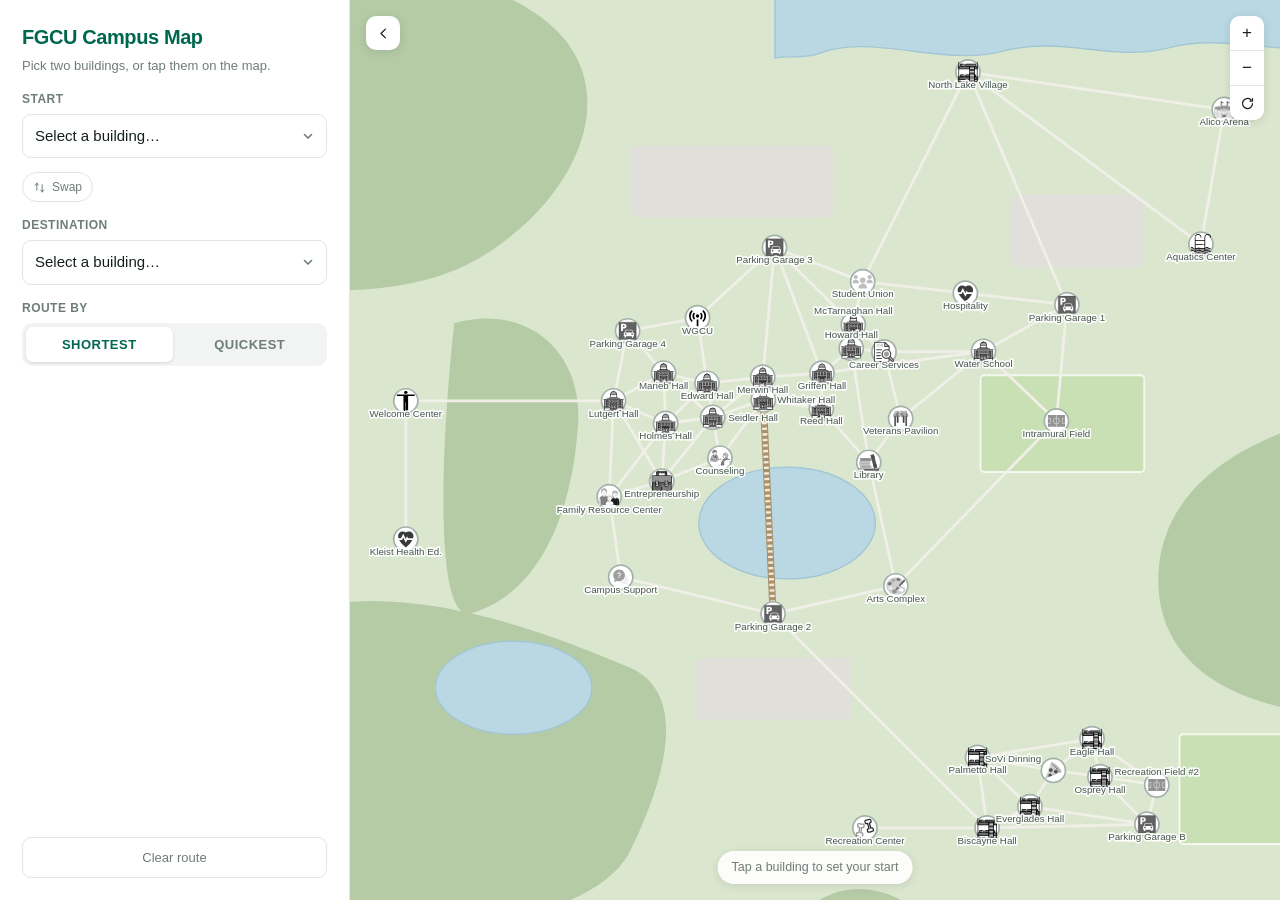
<file: index.html>
<!doctype html>
<html lang="en">
  <head>
    <meta charset="utf-8" />
    <title>FGCU Campus Map</title>
    <meta http-equiv="refresh" content="0; url=web/" />
    <link rel="canonical" href="web/" />
  </head>
  <body>
    <p>Redirecting to the <a href="web/">FGCU Campus Map</a>…</p>
  </body>
</html>
</file>
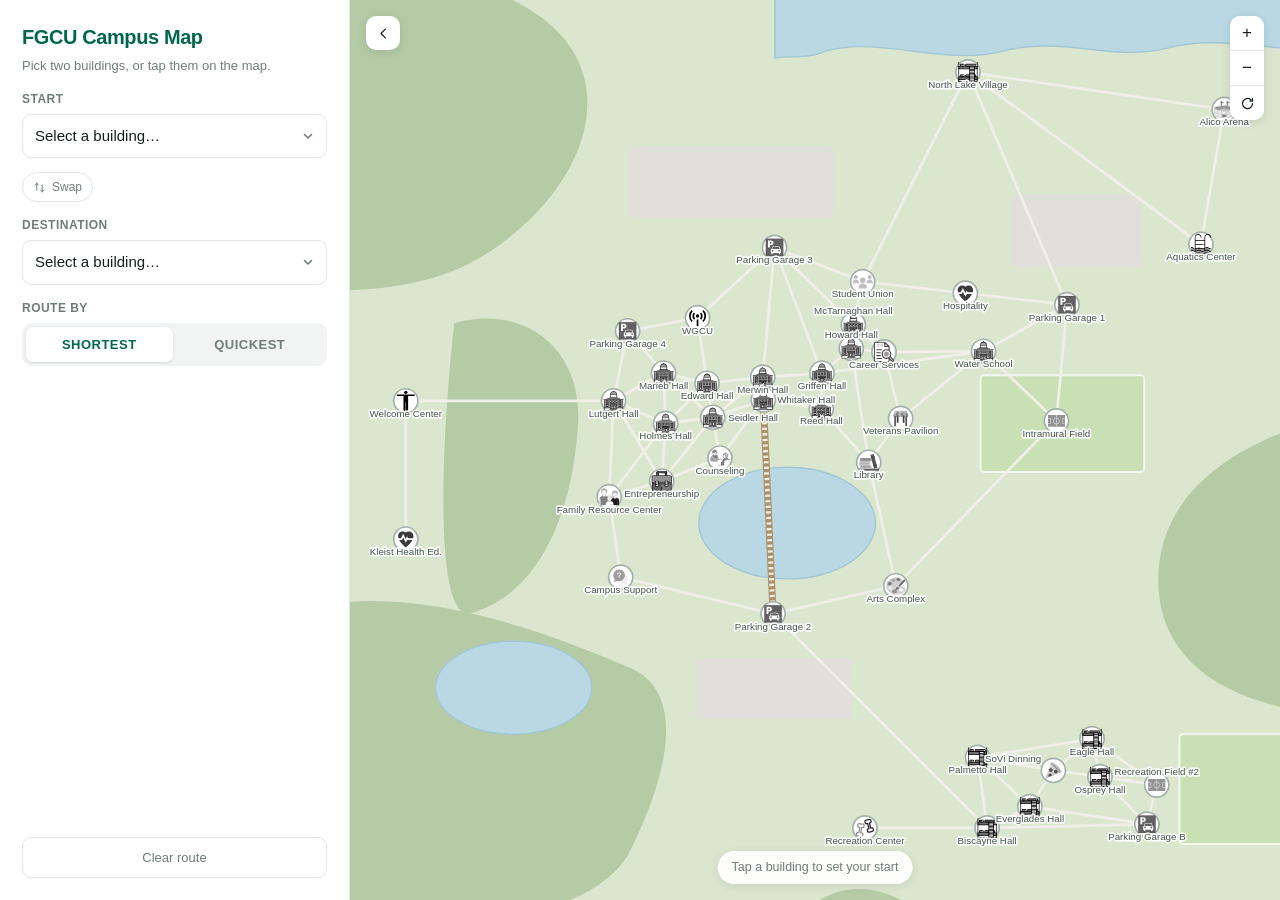
<file: web/index.html>
<!doctype html>
<html lang="en">
  <head>
    <meta charset="utf-8" />
    <meta name="viewport" content="width=device-width, initial-scale=1" />
    <title>FGCU Campus Map</title>
    <meta name="description" content="Find the shortest or quickest walking route between buildings on the FGCU campus." />
    <link rel="stylesheet" href="styles.css" />
  </head>
  <body>
    <div class="app">
      <aside class="panel" id="panel">
        <header class="panel__head">
          <h1>FGCU Campus Map</h1>
          <p>Pick two buildings, or tap them on the map.</p>
        </header>

        <div class="field">
          <label for="start">Start</label>
          <select id="start"></select>
        </div>

        <button type="button" id="swap" class="swap" title="Swap start and destination">
          <svg viewBox="0 0 24 24" aria-hidden="true"><path d="M7 4v13M7 4 4 7.5M7 4l3 3.5M17 20V7m0 13 3-3.5M17 20l-3-3.5"/></svg>
          Swap
        </button>

        <div class="field">
          <label for="end">Destination</label>
          <select id="end"></select>
        </div>

        <div class="field">
          <span class="field__label">Route by</span>
          <div class="segmented" role="radiogroup" aria-label="Route preference">
            <label><input type="radio" name="mode" value="shortest" checked /><span>Shortest</span></label>
            <label><input type="radio" name="mode" value="quickest" /><span>Quickest</span></label>
          </div>
        </div>

        <div id="summary" class="summary" aria-live="polite"></div>

        <ol id="steps" class="steps"></ol>

        <footer class="panel__foot">
          <button type="button" id="clear" class="ghost">Clear route</button>
        </footer>
      </aside>

      <main class="map">
        <svg id="map" role="img" aria-label="Map of FGCU campus buildings and walkways">
          <defs>

            <symbol id="icon-Family_Resource_Center" viewBox="0 0 24 24">
              <svg viewBox="0 -33.11 388.55 388.55" xmlns="http://www.w3.org/2000/svg" fill="#000000"><g id="SVGRepo_bgCarrier" stroke-width="0"></g><g id="SVGRepo_tracerCarrier" stroke-linecap="round" stroke-linejoin="round"></g><g id="SVGRepo_iconCarrier"><defs><style>.a{fill:#ffffff;}.b{fill:#b5886a;}.c{fill:#f4b3b3;}.d{fill:#211715;}.e{fill:#bdbdbd;}.f{fill:#3f88c9;}.g{fill:#7a7473;}</style></defs><path class="a" d="M346.374,108.833a6.238,6.238,0,0,1,4.994-1.461,5.891,5.891,0,0,1,4.237,2.817,8.307,8.307,0,0,1,.872,3.352,24.962,24.962,0,0,1-2.546,13.236,15.871,15.871,0,0,1-4.1,5.386,10.519,10.519,0,0,1-4.893,2.2l-.834.129c-.406,1.506-.857,2.77-1.078,3.442-1.475,4-9.962,18.195-20.491,22.61a56.354,56.354,0,0,0,.878,9c.5,2.849.343,5.4,4.3,6.826.263.094,12.737,5.439,13.138,5.6,0,0-3.6,22.568-35.6,22.568s-36.107-23.333-36.107-23.333c.763-.26,12.118-4.745,12.38-4.839,3.961-1.431,3.805-3.977,4.3-6.826a56.364,56.364,0,0,0,.877-8.948,35.924,35.924,0,0,1-12.973-10.2,42.461,42.461,0,0,1-8.093-15.8l-1.6-.245a10.515,10.515,0,0,1-4.893-2.2,15.874,15.874,0,0,1-4.1-5.386,24.982,24.982,0,0,1-2.546-13.236,8.324,8.324,0,0,1,.873-3.352,5.891,5.891,0,0,1,4.237-2.817,6.24,6.24,0,0,1,4.994,1.461s-.463-37.583,40.868-37.17C347.922,72.108,346.374,108.833,346.374,108.833Z"></path><path class="b" d="M256.234,139.523a21.647,21.647,0,0,1,1.35-8.876,12.821,12.821,0,0,0,1.572,1.516,10.515,10.515,0,0,0,4.893,2.2l1.6.246a42.411,42.411,0,0,0,8.09,15.8,37.6,37.6,0,0,0,10.838,9.155c2.092,13.239-29.162,12.419-27.438,8.02,3.51-1.99,4.31-6.84,3.36-10.76s-2.72-7.8-3.54-11.75A35.12,35.12,0,0,1,256.234,139.523Z"></path><path class="b" d="M353.291,84.626c-.3-2.234-.652-4.248-.985-5.875-4.34-21.287-25.777-38.185-48.258-36.95-22.48-1.235-43.917,15.663-48.258,36.95-1.176,5.742-1.035,15.565.034,20.148l1.618,8.509a1.143,1.143,0,0,1,.174-.036,6.26,6.26,0,0,1,4.435,1.03c8.112-7.554,24.476-19.406,32.318-27.067-.642,4.525-2.922,12.222-.049,11.431,12-3.156,23.492-9.519,30.444-19.447,1.466,5.864,3.887,13.781,5.666,17.241,2.588,5.036,10.123,16.7,16.7,17.715a6.244,6.244,0,0,1,4.236-.9,5.242,5.242,0,0,1,.622.13C354.65,101.28,354.251,91.812,353.291,84.626Z"></path><path class="c" d="M224.936,318.424c.89-26.134.364-61.16,1.979-88.5a86.736,86.736,0,0,1,2.048-16.327,55.659,55.659,0,0,1,4.028-9.239c3.158-5.221,8.215-8.982,13.319-12.326A126.833,126.833,0,0,1,266.134,181.6a4.277,4.277,0,0,1,4.077.35c17.921,11.943,48.812,14.348,70.005.461a4.348,4.348,0,0,1,4.132-.287,123.18,123.18,0,0,1,18.641,9.907c5.1,3.344,10.162,7.1,13.319,12.326a55.659,55.659,0,0,1,4.028,9.239,86.736,86.736,0,0,1,2.048,16.327c1.595,27,1.1,62.682,1.946,88.712"></path><path class="d" d="M284.31,160.7a72.779,72.779,0,0,1-1.008,9.613,15.594,15.594,0,0,1-.292,1.534c-.054.209-.117.415-.187.619-.154.443-.05.1-.007.017-.066.128-.136.252-.207.377-.038.066-.257.36-.012.052a3.319,3.319,0,0,1-.233.256c-.294.3-.1.147-.387.337a6.473,6.473,0,0,1-1.12.575c-2.811,1.153-5.66,2.226-8.49,3.334-1.281.5-2.556,1.039-3.856,1.493a2.459,2.459,0,0,0-1.676,2.952,2.422,2.422,0,0,0,2.952,1.676c3.111-1.084,6.158-2.394,9.224-3.6q1.576-.621,3.156-1.239c2.934-1.152,5-3.032,5.614-6.216a69.441,69.441,0,0,0,1.329-11.78c.062-3.09-4.738-3.09-4.8,0Z"></path><path class="d" d="M320.133,160.7a77.314,77.314,0,0,0,1.26,11.39,8.5,8.5,0,0,0,1.3,3.489,8.891,8.891,0,0,0,4.224,3.054c.133.054.271.115.407.163-.644-.23-.191-.08.22.095q1.155.49,2.309.984l5.9,2.522c1.488.636,2.971,1.283,4.464,1.9a2.414,2.414,0,0,0,2.952-1.677,2.461,2.461,0,0,0-1.676-2.952c1.158.481-.163-.071-.463-.2l-2.135-.913-5.516-2.358q-2.179-.931-4.361-1.857a9.727,9.727,0,0,1-1.787-.866,2.055,2.055,0,0,1-.641-.7c-.071-.12-.274-.59-.133-.222a7.019,7.019,0,0,1-.255-.849,51.9,51.9,0,0,1-1.266-11.009c-.062-3.085-4.863-3.095-4.8,0Z"></path><path class="d" d="M318.417,204.036a91.053,91.053,0,0,1-23.035.586c-6.754-.7-13.735-2.267-19.582-5.846-2.642-1.617-5.056,2.533-2.422,4.145,6.48,3.966,14.134,5.649,21.6,6.458a95.473,95.473,0,0,0,24.711-.714,2.418,2.418,0,0,0,1.676-2.953,2.46,2.46,0,0,0-2.952-1.676Z"></path><path class="d" d="M337.026,197.284a42.381,42.381,0,0,1-4.17,2.465q-1.056.544-2.141,1.031c-.169.076-.338.15-.508.224l-.291.125q.495-.208.135-.058c-.392.159-.783.317-1.178.468a2.6,2.6,0,0,0-1.434,1.1,2.4,2.4,0,0,0,2.71,3.526,46.525,46.525,0,0,0,9.3-4.74,2.4,2.4,0,1,0-2.423-4.144Z"></path><path class="d" d="M227.336,315.718c.883-26.172.422-52.374,1.6-78.539.3-6.724.437-13.59,1.726-20.213a31.406,31.406,0,0,1,8.725-16.659c4.589-4.381,10.253-7.772,15.8-10.789,2.9-1.579,5.872-3.027,8.88-4.393a13.351,13.351,0,0,1,3.573-1.48c1.149-.129,2.318,1.013,3.248,1.571,9.056,5.439,19.657,8.187,30.138,8.906a69.338,69.338,0,0,0,32.893-5.554,58.37,58.37,0,0,0,7.194-3.883c1.14-.714,1.852-.569,3.069-.026q2.374,1.061,4.718,2.189a106.432,106.432,0,0,1,17.172,10.229,34.815,34.815,0,0,1,6.638,6.267,30.988,30.988,0,0,1,4.343,8.312c2.4,6.333,2.641,13.16,3.022,19.862,1.488,26.194,1.812,52.439,3.138,78.64q.24,4.755.53,9.5c.187,3.069,4.989,3.091,4.8,0-1.657-27.041-1.989-54.141-3.3-81.2-.327-6.744-.548-13.542-1.543-20.227a38.171,38.171,0,0,0-8.118-18.925c-4.292-5.043-10.178-8.8-15.836-12.124-2.937-1.726-5.955-3.308-9.027-4.778-2.915-1.4-6.343-3.637-9.695-2.906a13.675,13.675,0,0,0-3.912,2.016q-1.917,1.14-3.926,2.117a53.89,53.89,0,0,1-7.732,3.022,64.634,64.634,0,0,1-16.443,2.776,66.854,66.854,0,0,1-31.364-6.037c-2.229-1.068-4.263-2.386-6.391-3.624-3.351-1.95-6.466-.221-9.608,1.206a122.21,122.21,0,0,0-17.936,9.9c-5.425,3.662-10.641,7.94-13.682,13.866a41.9,41.9,0,0,0-3.7,9.569,77.17,77.17,0,0,0-1.5,10.906c-1.051,13.478-1.265,27.037-1.47,40.549-.208,13.627-.261,27.257-.568,40.882q-.1,4.533-.252,9.065c-.1,3.09,4.7,3.086,4.8,0Z"></path><path class="d" d="M255.413,229.213a113.713,113.713,0,0,0-1.3,20.819c.047,8.048.448,16.1,1.1,24.12.307,3.8.675,7.6,1.147,11.378a2.476,2.476,0,0,0,2.4,2.4,2.415,2.415,0,0,0,2.4-2.4,270.093,270.093,0,0,1-2.091-44.869c.08-1.857.194-3.712.366-5.562.169-1.813.3-2.907.609-4.61a2.467,2.467,0,0,0-1.677-2.952,2.42,2.42,0,0,0-2.952,1.676Z"></path><path class="d" d="M349.131,229.41a218.611,218.611,0,0,1,1.078,38.473q-.441,8.822-1.358,17.609c-.449,4.356-1.2,8.6-.8,12.981.608,6.743,1.778,13.433,2.586,20.153a2.475,2.475,0,0,0,2.4,2.4,2.414,2.414,0,0,0,2.4-2.4c-.731-6.083-1.709-12.137-2.39-18.226a40.13,40.13,0,0,1-.37-6.048c.09-2.2.5-4.421.739-6.615a304.361,304.361,0,0,0,1.942-36.33,190.517,190.517,0,0,0-1.423-22,2.478,2.478,0,0,0-2.4-2.4,2.413,2.413,0,0,0-2.4,2.4Z"></path><path class="d" d="M258.138,98.261c-1.164-5.162-1.015-11.152-.409-16.512a38.537,38.537,0,0,1,5.5-15.377A46.954,46.954,0,0,1,289.46,46c5.65-1.714,11.267-1.887,17.121-1.858a42.962,42.962,0,0,1,16.5,3.453,46.907,46.907,0,0,1,24.09,23.1c2.465,5.311,3.506,11.183,4.079,16.974.622,6.295.913,13.214-1.56,19.173a2.415,2.415,0,0,0,1.677,2.952,2.461,2.461,0,0,0,2.952-1.676c2.393-5.767,2.361-12.519,1.89-18.644a65.832,65.832,0,0,0-3.131-16.911,50.8,50.8,0,0,0-24.045-27.423,49.87,49.87,0,0,0-18.14-5.563,85.448,85.448,0,0,0-9.373-.238,47.158,47.158,0,0,0-9.533,1.052,51.822,51.822,0,0,0-30.657,20.2,45.68,45.68,0,0,0-7.664,16.67A56.644,56.644,0,0,0,252.9,95.6a35.18,35.18,0,0,0,.613,3.942c.68,3.012,5.308,1.738,4.628-1.276Z"></path><path class="d" d="M322.628,74.667c1.53,5.938,3.124,12.241,6.032,17.681a55.237,55.237,0,0,0,9.657,13.278,17.629,17.629,0,0,0,7.633,4.856c2.993.77,4.27-3.858,1.276-4.628-2.577-.663-5-2.966-6.919-5.089a53.264,53.264,0,0,1-5.854-7.979c-3.631-5.923-5.469-12.691-7.2-19.395-.77-2.989-5.4-1.722-4.628,1.276Z"></path><path class="d" d="M322.813,71.933a43.531,43.531,0,0,1-14.7,12.808,58.674,58.674,0,0,1-9.147,4.095q-1.214.425-2.442.8a23.065,23.065,0,0,0-2.656.763c-.4.18-.021-.016.127.02a2.38,2.38,0,0,1,.537.137,2.576,2.576,0,0,1,.766.666c-.182-.211.07,0,0,.024-.25.092.316.143.022-.02-.054-.029-.014-.372-.016-.052,0,.263,0-.541,0-.667.069-2.76.955-5.671,1.376-8.536a2.513,2.513,0,0,0-1.1-2.711,2.455,2.455,0,0,0-2.909.376c-10.043,9.768-21.915,17.455-32.2,26.956-2.274,2.1,1.127,5.488,3.394,3.394,10.284-9.5,22.155-17.187,32.2-26.956L292.055,80.7c-.468,3.185-1.383,6.338-1.538,9.564A5.414,5.414,0,0,0,291.424,94c1.267,1.541,2.955,1.258,4.675.774a62.387,62.387,0,0,0,21.6-10.65,45.207,45.207,0,0,0,9.26-9.763,2.421,2.421,0,0,0-.861-3.284,2.449,2.449,0,0,0-3.283.861Z"></path><path class="d" d="M255.272,130.007c-2.641,7.067-1.261,14.656,1.1,21.589,1.072,3.152,2.614,6.634,1.961,10.037a5.872,5.872,0,0,1-1.7,3.381c-.709.626-1.5.946-1.807,1.933a3.275,3.275,0,0,0-.15,1.063c.107,3.705,5.192,4.37,7.952,4.677a37.413,37.413,0,0,0,12.932-.9c4.589-1.134,9.388-3.465,11.085-8.186a2.424,2.424,0,0,0-1.676-2.953,2.45,2.45,0,0,0-2.953,1.676c-.141.394.189-.282-.08.2-.105.189-.2.382-.314.567-.067.107-.531.715-.168.274-.162.2-.33.386-.508.568-.159.163-.327.315-.5.468-.118.1-.586.458-.214.187a13.151,13.151,0,0,1-1.311.842,15.96,15.96,0,0,1-1.465.727c.376-.164-.26.1-.369.141-.289.109-.579.211-.872.308a27.851,27.851,0,0,1-3.354.87,24.075,24.075,0,0,1-3.232.455q-1.773.153-3.554.145c-1.052,0-2.1-.053-3.15-.158-.233-.023-.464-.049-.7-.078.591.073-.072-.013-.209-.037-.456-.08-.911-.163-1.361-.275-.388-.1-.759-.238-1.144-.343-.476-.13.416.277-.07-.031a2.935,2.935,0,0,0-.387-.216c-.454-.193.264.236.1.085-.35-.332.237.381.117.175a1.469,1.469,0,0,1,.15.493c.011.09-.116.919.02.533l-1.1,1.434a10.526,10.526,0,0,0,4.807-8.06c.435-3.59-.712-7.022-1.852-10.377-2.21-6.509-3.9-13.257-1.4-19.937a2.421,2.421,0,0,0-1.676-2.953,2.454,2.454,0,0,0-2.953,1.676Z"></path><path class="d" d="M348.071,110.53a3.716,3.716,0,0,1,5.462.87,8.49,8.49,0,0,1,.632,3.893,21.489,21.489,0,0,1-.361,4.378c-1,5.2-3.729,11.359-9.508,12.383a2.421,2.421,0,0,0-1.676,2.952,2.455,2.455,0,0,0,2.953,1.677c8.431-1.5,12.483-10.918,13.265-18.545.395-3.857.277-8.64-2.984-11.288a8.7,8.7,0,0,0-11.178.286,2.42,2.42,0,0,0,0,3.394,2.452,2.452,0,0,0,3.4,0Z"></path><path class="d" d="M342.47,129.722a20.858,20.858,0,0,1-1,5.242c-.187.619-.39,1.232-.6,1.845-.067.2-.141.4-.2.6-.149.462.052-.1.016-.024a43.37,43.37,0,0,1-2.786,5.1,49.357,49.357,0,0,1-10.905,12.6,20.722,20.722,0,0,1-8.1,4.111c-3.008.7-1.735,5.327,1.276,4.628,6.278-1.456,11.553-5.926,15.715-10.657a54.071,54.071,0,0,0,8.821-13.09,28.235,28.235,0,0,0,2.562-10.359c.113-3.089-4.687-3.085-4.8,0Z"></path><path class="d" d="M264.307,107.136a8.7,8.7,0,0,0-11.177-.286c-3.26,2.647-3.38,7.432-2.984,11.288.782,7.628,4.834,17.05,13.265,18.545a2.469,2.469,0,0,0,2.953-1.677,2.422,2.422,0,0,0-1.677-2.952c-5.778-1.024-8.5-7.181-9.507-12.383a21.477,21.477,0,0,1-.363-4.159,8.8,8.8,0,0,1,.634-4.112,3.717,3.717,0,0,1,5.462-.87,2.465,2.465,0,0,0,3.394,0,2.419,2.419,0,0,0,0-3.394Z"></path><path class="d" d="M261.986,129.261c2.3,13.214,9.479,26.151,21.706,32.55a29.99,29.99,0,0,0,10.87,3.258,2.415,2.415,0,0,0,2.4-2.4,2.456,2.456,0,0,0-2.4-2.4c-7.76-.817-14.268-5.722-19.128-11.556-4.906-5.888-7.521-13.261-8.819-20.728a2.42,2.42,0,0,0-2.953-1.676,2.454,2.454,0,0,0-1.676,2.952Z"></path><path class="d" d="M296.711,142.795a17.073,17.073,0,0,0,8.215,1.908,13.435,13.435,0,0,0,8.351-2.489,2.4,2.4,0,0,0,0-3.394,2.474,2.474,0,0,0-3.394,0c.744-.58.232-.182.041-.06q-.243.156-.5.289c-.225.118-.778.247-.109.075-.232.059-.459.176-.688.25a12.944,12.944,0,0,1-1.924.439c.358-.057.122-.017-.1.005-.189.018-.378.034-.567.046-.455.03-.911.041-1.368.039q-.612,0-1.224-.044c-.187-.013-.374-.028-.561-.047-.083-.008-.768-.128-.189-.018a17.8,17.8,0,0,1-1.8-.4c-.252-.076-.5-.166-.746-.251-.585-.2.427.212-.1-.038q-.462-.217-.914-.456a2.4,2.4,0,0,0-2.422,4.145Z"></path><path class="d" d="M303.567,123.621a37.875,37.875,0,0,1,.89,4.074l-.085-.638a2.516,2.516,0,0,1,.015.562l.086-.638a1.483,1.483,0,0,1-.062.253l.242-.574a1.037,1.037,0,0,1-.09.163l.376-.486a.867.867,0,0,1-.133.131l.485-.375a2.61,2.61,0,0,1-.322.171l.573-.242a2.392,2.392,0,0,1-.544.159l.638-.086a2.175,2.175,0,0,1-.51,0l.638.086c-.192-.027-.381-.074-.574-.1a1.823,1.823,0,0,0-.957-.043,1.794,1.794,0,0,0-.892.285,2.4,2.4,0,0,0-.861,3.284,2.3,2.3,0,0,0,1.434,1.1c.466.062.918.18,1.392.2a4.5,4.5,0,0,0,2.085-.5,3.079,3.079,0,0,0,1.687-2.022,4.961,4.961,0,0,0-.02-2.142c-.222-1.312-.525-2.612-.862-3.9a2.4,2.4,0,0,0-2.953-1.676,2.446,2.446,0,0,0-1.676,2.952Z"></path><path class="d" d="M282.331,112c-.681,2.21-.237,7.3,3.95,7.728,5.535-.033,5.83-6.181,3.966-9.072C288.722,108.294,284.236,107.309,282.331,112Z"></path><path class="d" d="M326.653,112c.681,2.21.237,7.3-3.95,7.728-5.535-.034-5.83-6.181-3.967-9.072C320.262,108.294,324.747,107.309,326.653,112Z"></path><path class="d" d="M317.58,136.568a8.727,8.727,0,0,1,1.5,1.5l-.375-.485a8.911,8.911,0,0,1,1.142,1.959l-.242-.573a8.794,8.794,0,0,1,.422,1.3,2.4,2.4,0,1,0,4.628-1.276,10.857,10.857,0,0,0-3.676-5.814,2.672,2.672,0,0,0-1.7-.7,2.445,2.445,0,0,0-1.7.7,2.418,2.418,0,0,0-.7,1.7,2.318,2.318,0,0,0,.7,1.7Z"></path><path class="a" d="M129.975,152.316c-.751-.331-3.538-1.431-3.87-1.551-5.017-1.812-4.819-5.037-5.451-8.645A70.61,70.61,0,0,1,119.537,130c9.93-5.819,17.653-18.861,19.1-22.78.237-.719.72-2.075,1.15-3.684l.9-.139a11.263,11.263,0,0,0,5.239-2.361,17.008,17.008,0,0,0,4.395-5.767,26.745,26.745,0,0,0,2.726-14.173,8.935,8.935,0,0,0-.934-3.589,6.31,6.31,0,0,0-4.538-3.016,6.681,6.681,0,0,0-5.347,1.564S151.478,30.33,95.478,30.33c-51.111,0-42.948,45.721-42.948,45.721a6.681,6.681,0,0,0-5.347-1.564A6.308,6.308,0,0,0,42.646,77.5a8.9,8.9,0,0,0-.934,3.589,26.726,26.726,0,0,0,2.726,14.173,16.992,16.992,0,0,0,4.394,5.767,11.268,11.268,0,0,0,5.239,2.361l1.708.263a45.46,45.46,0,0,0,8.666,16.914,41.339,41.339,0,0,0,10.231,9.014,70.467,70.467,0,0,1-1.119,12.536c-.632,3.608-.434,6.833-5.45,8.645a29.815,29.815,0,0,0-3.028,1.254c-1.6.978-.712,22.755,29.066,22.755S129.975,152.316,129.975,152.316Z"></path><path class="e" d="M52.53,76.051a6.681,6.681,0,0,0-5.347-1.564,6.435,6.435,0,0,0-.818.177c-4.278-18.845-2.213-35.279,6.246-49.622,5.5-9.332,15.367-17.195,24.728-18.279a47.3,47.3,0,0,0,7.345-1.706c11.1-5.174,29.405-2.669,38.429,6.429l-.059-.084a18.416,18.416,0,0,0,4.276,3,33.013,33.013,0,0,0,3.041,1.288c9.037,3.7,14.617,12.265,17.453,23.621,2.872,11.5,2.572,25.858.04,34.308,0,0-.135.347-.336.86a6.681,6.681,0,0,0-5.307,1.57l-5.761-6.4c-3.87-3.481-1.425-15.745-4.3-20.871-3.435-6.117-6.234-7.121-13.567-8.973-2.234-.564-18.463-2.9-27.649-2.458-7.1.343-13.536,2.162-20.445,4.771C60.58,45.869,57.182,61.982,57.107,69.367Z"></path><path class="a" d="M2.4,318.181c2-41.137,4.008-84.734,6.01-124.558.464-9.237,2.811-16.982,11.954-24.28a46.835,46.835,0,0,1,6.876-4.49,240.933,240.933,0,0,1,39.421-17.338,33.408,33.408,0,0,1,6.961-9.546,66.93,66.93,0,0,0,19.312,13.458c.4.181.845.4.974.822a1.551,1.551,0,0,1-.223,1.091h7.034a1.546,1.546,0,0,1-.223-1.091c.129-.419.574-.641.974-.822a66.926,66.926,0,0,0,19.311-13.458,33.047,33.047,0,0,1,6.733,9.1,242.2,242.2,0,0,1,40.736,17.787,46.889,46.889,0,0,1,6.876,4.49c9.143,7.3,11.49,15.043,11.954,24.28,2.01,40,4.024,83.426,6.036,124.722"></path><path class="d" d="M72.268,130.9a66.392,66.392,0,0,1-.642,8.188,60.758,60.758,0,0,1-1.007,6.015c-.045.181-.093.362-.149.54-.016.052-.208.607-.1.339s-.128.267-.155.318a5.73,5.73,0,0,1-.349.576c.189-.274-.038.049-.134.15a6.14,6.14,0,0,1-.439.43,5.714,5.714,0,0,1-1.013.633c-1.4.729-2.958,1.235-4.409,1.854a2.415,2.415,0,0,0-.861,3.283,2.464,2.464,0,0,0,3.284.861c.211-.089.37-.156.062-.027l.645-.27c.421-.176.842-.352,1.265-.523A21.1,21.1,0,0,0,71.1,152.02a8.852,8.852,0,0,0,4.035-5.2,45.309,45.309,0,0,0,1.095-6.249,76.476,76.476,0,0,0,.843-9.663c.06-3.09-4.74-3.09-4.8,0Z"></path><path class="d" d="M117.143,130.9a76.818,76.818,0,0,0,.924,10.2,33.116,33.116,0,0,0,1.188,6.238,8.913,8.913,0,0,0,4.683,5.1c.851.4,1.746.711,2.621,1.056q.7.278,1.4.558c.22.088.439.179.659.267.589.236-.139-.064.147.06a2.48,2.48,0,0,0,3.284-.861,2.418,2.418,0,0,0-.861-3.284c-1.466-.635-2.959-1.2-4.443-1.793a5.761,5.761,0,0,1-2.178-1.332c-.039-.04-.413-.5-.266-.3.115.157-.2-.346-.244-.42a5.334,5.334,0,0,1-.248-.5c.192.448-.055-.223-.066-.258a40.647,40.647,0,0,1-1.045-5.817,67.2,67.2,0,0,1-.753-8.926c-.06-3.085-4.861-3.095-4.8,0Z"></path><path class="f" d="M32.773,318.719c.14-4.783.176-9.812.176-15.856,0-6.837-.467-68.361-1.711-75.048-5.255-28.235-9.29-38.933-10.866-58.472a46.889,46.889,0,0,1,6.876-4.49,241.011,241.011,0,0,1,39.414-17.336,33.423,33.423,0,0,1,6.963-9.548,66.93,66.93,0,0,0,19.312,13.458c.4.181.845.4.974.822a1.551,1.551,0,0,1-.223,1.091h7.034a1.546,1.546,0,0,1-.223-1.091c.129-.419.574-.641.974-.822a66.926,66.926,0,0,0,19.311-13.458,33.027,33.027,0,0,1,6.731,9.094,242.289,242.289,0,0,1,40.743,17.79,46.618,46.618,0,0,1,6.989,4.581c-1.583,19.481-5.614,30.189-10.861,58.381-1.244,6.687-1.711,68.211-1.711,75.048,0,6.172.038,11.285.185,16.159Z"></path><path class="d" d="M172.847,169.343c-.873,10.709-3.029,21.163-5.367,31.711-1.478,6.669-2.931,13.342-4.25,20.044a81.263,81.263,0,0,0-1.617,10.531c-.482,7.56-.6,15.15-.755,22.721q-.3,14.294-.433,28.589c-.069,6.335-.134,12.67-.153,19q0,.459,0,.919c0,3.088,4.8,3.093,4.8,0,0-5.589.066-11.178.122-16.766q.142-14.124.4-28.245c.154-8.091.3-16.19.714-24.272.063-1.213.132-2.426.233-3.636.035-.423.08-.845.123-1.267.064-.64-.093.443-.013.077.093-.42.153-.85.232-1.273,1.35-7.188,2.846-14.346,4.421-21.487,2.366-10.734,4.8-21.437,5.953-32.385q.225-2.13.4-4.266a2.419,2.419,0,0,0-2.4-2.4,2.449,2.449,0,0,0-2.4,2.4Z"></path><path class="d" d="M68.226,144.451a261.518,261.518,0,0,0-35.84,14.966c-6.025,3.094-12.054,6.238-16.908,11.06a30.706,30.706,0,0,0-8.273,14.375c-1.483,5.975-1.37,12.306-1.673,18.417Q5,214.039,4.477,224.811,3.409,246.857,2.366,268.9,1.195,293.542,0,318.181c-.15,3.088,4.651,3.08,4.8,0q2.1-43.122,4.13-86.248.511-10.615,1.032-21.23c.324-6.608.39-13.293,1.056-19.876A27.548,27.548,0,0,1,16,177.153c3.765-5.144,9.2-8.5,14.726-11.452A256.484,256.484,0,0,1,69.5,149.079c2.911-.984,1.662-5.622-1.276-4.628Z"></path><path class="d" d="M125.994,149.079a252.547,252.547,0,0,1,33.959,14.107c5.518,2.813,11.2,5.582,15.78,9.83a26.388,26.388,0,0,1,7.847,12.789c1.467,5.65,1.3,11.682,1.587,17.472q.523,10.428,1.042,20.856,1.074,21.537,2.134,43.075,1.194,24.255,2.376,48.51c.15,3.075,4.95,3.093,4.8,0q-2.148-44.09-4.34-88.177-.543-10.923-1.091-21.846c-.313-6.261-.227-12.7-1.373-18.879a30.619,30.619,0,0,0-6.828-14.324c-4.27-5.022-9.873-8.386-15.629-11.433a263.362,263.362,0,0,0-38.988-16.608c-2.933-.992-4.191,3.642-1.276,4.628Z"></path><path class="d" d="M17.967,169.343c.957,11.728,3.363,23.161,5.9,34.628,1.661,7.5,3.258,15.007,4.687,22.552.131.691.256,1.383.388,2.074.127.664-.037-.428,0-.043.04.445.095.889.133,1.334.11,1.31.183,2.624.25,3.937.445,8.774.586,17.567.744,26.351q.265,14.783.388,29.567c.071,7.8.139,15.6.029,23.4q-.039,2.79-.118,5.577c-.088,3.09,4.712,3.088,4.8,0,.248-8.678.187-17.362.114-26.042q-.118-14.321-.347-28.64c-.152-9.251-.307-18.507-.7-27.752-.108-2.574-.186-5.17-.5-7.731-.366-3.022-1.069-6.016-1.664-9q-1.131-5.667-2.362-11.315c-2.47-11.377-5.284-22.825-6.519-34.312q-.246-2.289-.43-4.584a2.462,2.462,0,0,0-2.4-2.4,2.419,2.419,0,0,0-2.4,2.4Z"></path><path class="a" d="M112.071,169.353c6.45-6.41,10.674-14.173,15.438-21.928a34.375,34.375,0,0,0-7-9.456,69.591,69.591,0,0,1-20.084,14c-.416.188-.88.419-1.014.855a1.611,1.611,0,0,0,.232,1.134,64.99,64.99,0,0,0,4.155,5.365C106.625,162.778,110.174,167.016,112.071,169.353Z"></path><path class="a" d="M82.21,169.113c-6.4-6.36-10.592-14.065-15.32-21.76a34.1,34.1,0,0,1,6.946-9.385,69.051,69.051,0,0,0,19.931,13.891c.412.187.872.416,1.005.849a1.592,1.592,0,0,1-.23,1.125,64.243,64.243,0,0,1-4.122,5.324C87.615,162.589,84.093,166.794,82.21,169.113Z"></path><path class="d" d="M113.768,171.05c4.975-4.99,8.83-10.9,12.47-16.9.884-1.455,1.759-2.915,2.644-4.369.563-.925,1.257-1.846.941-2.994a10.843,10.843,0,0,0-1.226-2.365,35.707,35.707,0,0,0-6.39-8.151,2.443,2.443,0,0,0-3.394,0,65.654,65.654,0,0,1-10.351,8.475q-2.868,1.9-5.911,3.51c-1.754.925-4.565,1.616-5.332,3.64-.692,1.828.356,3.391,1.418,4.777,1.329,1.735,2.713,3.429,4.1,5.118,2.538,3.093,5.114,6.155,7.638,9.259a2.417,2.417,0,0,0,3.394,0,2.455,2.455,0,0,0,0-3.394c-2.177-2.677-4.394-5.321-6.589-7.983-1.229-1.491-2.456-2.984-3.661-4.5-.421-.527-.844-1.052-1.241-1.6a5.85,5.85,0,0,1-.361-.509c-.133-.227-.1-.335-.1-.251l-.327,1.211q-.39.328.152.006c.247-.112.494-.226.739-.341q.747-.351,1.483-.722,1.317-.662,2.6-1.384,2.834-1.589,5.512-3.435a71.833,71.833,0,0,0,10.234-8.49h-3.394a33.109,33.109,0,0,1,6.624,8.971v-2.423c-4.574,7.458-8.835,15.2-15.063,21.442C108.191,169.846,111.583,173.241,113.768,171.05Z"></path><path class="d" d="M83.907,167.416c-6.179-6.2-10.406-13.874-14.945-21.274v2.422a32.914,32.914,0,0,1,6.571-8.9H72.139A71.339,71.339,0,0,0,82.3,148.1q2.613,1.8,5.381,3.359,1.3.73,2.628,1.4.744.375,1.5.73.372.175.747.345.541.322.144-.012l-.328-1.211q.166-.175.051,0c-.047.082-.1.161-.15.239-.1.176-.238.34-.359.5-.394.539-.812,1.059-1.228,1.581-1.169,1.465-2.359,2.912-3.55,4.358-2.206,2.677-4.435,5.334-6.623,8.024a2.471,2.471,0,0,0,0,3.394,2.417,2.417,0,0,0,3.394,0c2.543-3.126,5.138-6.208,7.693-9.324,1.338-1.633,2.673-3.27,3.958-4.946,1.057-1.381,2.1-2.937,1.408-4.757-.769-2.028-3.6-2.723-5.359-3.653q-2.877-1.522-5.6-3.315a65.239,65.239,0,0,1-10.475-8.544,2.445,2.445,0,0,0-3.394,0,35.52,35.52,0,0,0-6.412,8.211,7.777,7.777,0,0,0-1.194,2.552,4.044,4.044,0,0,0,.979,2.666c.916,1.505,1.822,3.017,2.737,4.523,3.579,5.886,7.378,11.688,12.264,16.587C82.7,173,86.092,169.607,83.907,167.416Z"></path><path class="d" d="M143.918,77.748a4.169,4.169,0,0,1,6.022.812c.775,1.2.767,2.915.792,4.294a23.4,23.4,0,0,1-.349,4.63c-1.042,5.682-4.026,12.486-10.341,13.6a2.421,2.421,0,0,0-1.676,2.952,2.454,2.454,0,0,0,2.952,1.677c8.974-1.576,13.282-11.663,14.089-19.771.4-3.98.314-9.019-3.028-11.791a9.148,9.148,0,0,0-11.855.208,2.42,2.42,0,0,0,0,3.394,2.451,2.451,0,0,0,3.394,0Z"></path><path class="d" d="M138.211,98.418a22.275,22.275,0,0,1-1.053,5.574c-.2.67-.419,1.334-.641,2-.072.215-.143.431-.219.644-.029.085-.259.634-.1.253s-.08.172-.122.261c-.1.2-.192.408-.292.611-.214.438-.439.87-.671,1.3-.543,1.007-1.124,1.994-1.73,2.965a53.019,53.019,0,0,1-11.843,13.716,22.34,22.34,0,0,1-8.7,4.409c-3.008.7-1.735,5.325,1.276,4.628,6.725-1.556,12.368-6.366,16.815-11.439a57.854,57.854,0,0,0,9.355-13.909,29.881,29.881,0,0,0,2.721-11.008c.109-3.089-4.691-3.085-4.8,0Z"></path><path class="d" d="M54.228,74.354a9.146,9.146,0,0,0-11.855-.208c-3.343,2.777-3.425,7.806-3.028,11.791.807,8.108,5.114,18.2,14.088,19.771a2.469,2.469,0,0,0,2.953-1.677,2.421,2.421,0,0,0-1.677-2.952c-6.32-1.11-9.29-7.912-10.34-13.595a23.166,23.166,0,0,1-.35-4.63,9.084,9.084,0,0,1,.7-4.14,4.15,4.15,0,0,1,6.115-.966,2.465,2.465,0,0,0,3.4,0,2.421,2.421,0,0,0,0-3.394Z"></path><path class="d" d="M52.026,97.879c2.452,14.124,10.13,27.96,23.213,34.778a31.832,31.832,0,0,0,11.5,3.44,2.416,2.416,0,0,0,2.4-2.4,2.454,2.454,0,0,0-2.4-2.4c-13.2-1.383-23.51-13.272-27.665-25.158A59.9,59.9,0,0,1,56.655,96.6,2.422,2.422,0,0,0,53.7,94.927a2.454,2.454,0,0,0-1.676,2.952Z"></path><path class="d" d="M121.357,13.1a22.776,22.776,0,0,0,2.465,1.991,15.377,15.377,0,0,0,2.034,1.261c.523.262,1.07.484,1.608.712a17.379,17.379,0,0,0,2.209.86,2.4,2.4,0,1,0,1.276-4.628,13.008,13.008,0,0,1-1.635-.619l.573.242c-.636-.269-1.284-.53-1.891-.86a18.467,18.467,0,0,1-2.421-1.61l.485.375c-.453-.353-.892-.722-1.309-1.118a2.4,2.4,0,0,0-3.394,3.394Z"></path><path class="d" d="M59.269,69.524a41.38,41.38,0,0,1,2.946-14.04,27.367,27.367,0,0,1,3.829-7.034,12.653,12.653,0,0,1,5.089-4.012,2.464,2.464,0,0,0,1.676-2.952,2.419,2.419,0,0,0-2.952-1.676c-6.046,2.219-9.6,7.837-11.935,13.548a45.317,45.317,0,0,0-3.453,16.166c-.044,3.09,4.756,3.092,4.8,0Z"></path><path class="d" d="M82.682,38.339a36.625,36.625,0,0,1,1.195-3.777c.2-.509-.117.254-.024.046.056-.126.111-.251.169-.376.1-.218.21-.434.325-.646s.247-.436.384-.646c.066-.1.134-.2.2-.3.129-.18.373-.349-.087.106.317-.314.587-.659.927-.954.091-.079.186-.155.279-.232.289-.242.016.008-.121.089.243-.145.467-.347.7-.509q.74-.517,1.518-.977c.239-.14.481-.276.728-.4.2-.1,1.007-.436.168-.1a2.622,2.622,0,0,0,1.434-1.1,2.4,2.4,0,0,0-2.71-3.525,17.634,17.634,0,0,0-3.5,1.92,13.3,13.3,0,0,0-2.818,2.4,20.333,20.333,0,0,0-3.4,7.712,2.4,2.4,0,0,0,4.629,1.276Z"></path><path class="d" d="M93.013,38.564a22.1,22.1,0,0,1,1.914-2.231c.35-.356.712-.7,1.088-1.028.164-.144.332-.285.5-.422a2.05,2.05,0,0,1,.232-.177,35.09,35.09,0,0,1,4.87-2.782c.386-.2-.325.116-.019.009.155-.054.308-.117.463-.173.355-.127.713-.244,1.073-.355.877-.271,1.767-.5,2.662-.709q.739-.17,1.484-.309c.223-.041.445-.08.668-.116.1-.017.595-.092.274-.048a13.281,13.281,0,0,1,2.488-.125,2.4,2.4,0,0,0,0-4.8,22.573,22.573,0,0,0-6.055.739A27.2,27.2,0,0,0,99.2,27.78a28.044,28.044,0,0,0-5.282,3.092,26.02,26.02,0,0,0-5.046,5.269,2.416,2.416,0,0,0,.861,3.284,2.458,2.458,0,0,0,3.284-.861Z"></path><path class="d" d="M117.951,42.126a23.555,23.555,0,0,1,7.482,2.68,14.067,14.067,0,0,1,4.8,5.471c.125.237,0-.03-.016-.071.046.1.086.215.123.323.078.227.154.454.221.685a16.381,16.381,0,0,1,.377,1.652,34.587,34.587,0,0,1,.39,3.472c.2,2.572.287,5.152.623,7.711s.85,5.437,2.814,7.3c2.239,2.128,5.639-1.261,3.394-3.394a4.284,4.284,0,0,1-.388-.409c.294.361-.039-.113-.123-.266-.05-.091-.27-.571-.2-.4.051.124-.148-.45-.192-.595a17.939,17.939,0,0,1-.611-3.105c-.3-2.682-.367-5.383-.618-8.07a20.05,20.05,0,0,0-1.695-7.351,18.537,18.537,0,0,0-5.976-6.771,26.111,26.111,0,0,0-9.125-3.49c-3.009-.677-4.293,3.95-1.276,4.629Z"></path><path class="d" d="M124.81,9.788c-5.946-5.91-14.363-8.765-22.56-9.58A40.71,40.71,0,0,0,89.962.823a29.782,29.782,0,0,0-5.665,1.8c-.221.095-1.265.476-.511.229-.252.083-.5.168-.757.242-.849.248-1.712.448-2.575.641-.795.178-1.593.346-2.394.5-.293.055-.589.1-.882.155-.622.123.6-.069-.011,0-.385.046-.769.1-1.152.156A26.563,26.563,0,0,0,69.6,6.47a39.115,39.115,0,0,0-11.717,8.041c-6.89,6.711-11.449,15.7-13.913,24.936C41,50.576,41.359,62.224,43.647,73.439a2.4,2.4,0,1,0,4.628-1.276,70.14,70.14,0,0,1-.456-28.141c1.768-8.554,5.392-17.179,11.224-23.772a38.118,38.118,0,0,1,9.936-8.144,25.751,25.751,0,0,1,5.559-2.339c1.581-.446,3.19-.613,4.8-.912,1.59-.3,3.181-.636,4.739-1.071,1.387-.388,2.589-1.029,3.941-1.475A32.358,32.358,0,0,1,98.609,4.8c8.093.106,16.938,2.547,22.807,8.381,2.193,2.18,5.589-1.213,3.394-3.395Z"></path><path class="d" d="M129.733,18.007c6.607,2.76,11.127,8.843,13.686,15.344,3.3,8.374,4.307,17.574,4.008,26.52a52.6,52.6,0,0,1-1.877,13.112c-.874,2.97,3.756,4.238,4.628,1.276,2.587-8.788,2.591-18.59,1.418-27.607s-3.825-18.174-9.7-25.308a27.821,27.821,0,0,0-10.889-7.966,2.415,2.415,0,0,0-2.953,1.676,2.463,2.463,0,0,0,1.677,2.953Z"></path><path class="d" d="M89.13,112.269a18.079,18.079,0,0,0,8.711,2.02,14.2,14.2,0,0,0,8.822-2.615,2.4,2.4,0,0,0,0-3.394,2.474,2.474,0,0,0-3.394,0c.736-.574.2-.159.009-.037-.173.111-.352.213-.534.309-.094.049-.191.093-.286.142-.227.117-.319.007.128-.045a4.491,4.491,0,0,0-.736.268,13.314,13.314,0,0,1-2.061.47c.364-.056.028-.007-.154.011q-.3.03-.607.05c-.487.032-.976.044-1.464.041-.438,0-.875-.017-1.312-.047-.2-.014-.4-.03-.6-.05-.056-.006-.784-.123-.248-.026a17.585,17.585,0,0,1-1.925-.427c-.27-.081-.532-.178-.8-.268-.6-.205.392.2-.15-.058-.331-.156-.656-.318-.979-.488a2.4,2.4,0,0,0-2.422,4.144Z"></path><path class="d" d="M96.549,91.841A40.159,40.159,0,0,1,97.5,96.2l-.085-.638a2.7,2.7,0,0,1,.016.6l.086-.638a1.488,1.488,0,0,1-.066.271l.242-.573a1.18,1.18,0,0,1-.1.174l.375-.486a.94.94,0,0,1-.142.14l.485-.375a2.774,2.774,0,0,1-.345.183l.573-.242a2.508,2.508,0,0,1-.582.17L98.6,94.7a2.267,2.267,0,0,1-.546,0l.638.086c-.206-.029-.409-.079-.615-.107a1.823,1.823,0,0,0-.957-.043,1.794,1.794,0,0,0-.892.285,2.4,2.4,0,0,0-.861,3.284,2.3,2.3,0,0,0,1.434,1.1c.484.065.953.188,1.445.209a4.639,4.639,0,0,0,2.148-.513,3.136,3.136,0,0,0,1.727-2.063,5.1,5.1,0,0,0-.021-2.2c-.237-1.406-.562-2.8-.923-4.176a2.473,2.473,0,0,0-1.1-1.434,2.4,2.4,0,0,0-3.526,2.71Z"></path><path class="d" d="M73.646,79.446c-.728,2.367-.253,7.812,4.231,8.275,5.926-.036,6.241-6.618,4.246-9.713C80.49,75.474,75.687,74.42,73.646,79.446Z"></path><path class="d" d="M121.105,79.446c.729,2.367.254,7.812-4.23,8.275-5.926-.036-6.242-6.618-4.247-9.714C114.261,75.473,119.064,74.42,121.105,79.446Z"></path><path class="d" d="M111.51,105.629a9.352,9.352,0,0,1,1.6,1.6l-.375-.486a9.518,9.518,0,0,1,1.223,2.1l-.242-.574a9.408,9.408,0,0,1,.451,1.388,2.4,2.4,0,1,0,4.629-1.276,11.456,11.456,0,0,0-3.893-6.15,2.672,2.672,0,0,0-1.7-.7,2.442,2.442,0,0,0-1.7.7,2.417,2.417,0,0,0-.7,1.7,2.32,2.32,0,0,0,.7,1.7Z"></path><path class="a" d="M241.907,180.453a5.9,5.9,0,0,1,4.721-1.381,5.572,5.572,0,0,1,4.006,2.663,7.876,7.876,0,0,1,.825,3.169,23.606,23.606,0,0,1-2.407,12.513,15.008,15.008,0,0,1-3.88,5.092,9.956,9.956,0,0,1-4.625,2.085l-.792.121c-.38,1.421-.806,2.618-1.016,3.254-1.32,3.583-8.588,15.81-17.809,20.639a56.279,56.279,0,0,0,.837,7.8c.5,2.84.34,5.39,4.3,6.82.226.084,5,2.244,6.787,3.043l-1.486,1.325c-4.5,4.027-15.156,11.736-28.648,11.736a39.366,39.366,0,0,1-30.142-13.172c2.067-.772,7-2.814,7.309-2.932,3.96-1.43,3.8-3.98,4.3-6.82a56.81,56.81,0,0,0,.819-7.231,34.328,34.328,0,0,1-11.767-9.415,40.127,40.127,0,0,1-7.65-14.933l-1.509-.232a9.956,9.956,0,0,1-4.625-2.085,15.008,15.008,0,0,1-3.88-5.092,23.606,23.606,0,0,1-2.407-12.513,7.876,7.876,0,0,1,.825-3.169A5.572,5.572,0,0,1,158,179.072a5.9,5.9,0,0,1,4.721,1.381s.61-34.123,39.721-34.123S241.907,180.453,241.907,180.453Z"></path><path class="d" d="M173.045,248.58c2.329-.808,4.593-1.853,6.872-2.791a11.4,11.4,0,0,0,4.261-2.448,9,9,0,0,0,2.125-5.033,90.383,90.383,0,0,0,1.1-9.133,2.4,2.4,0,0,0-4.8,0,71.081,71.081,0,0,1-1.036,8.516,11.241,11.241,0,0,1-.277,1.258c-.043.144-.358.828-.069.265-.111.216-.229.421-.35.63-.152.216-.14.2.037-.04-.084.1-.173.193-.266.284-.051.05-.54.421-.157.156a6.417,6.417,0,0,1-1.258.674c-2.492.986-4.929,2.154-7.462,3.033a2.46,2.46,0,0,0-1.677,2.953,2.423,2.423,0,0,0,2.953,1.676Z"></path><path class="d" d="M218.527,228.6a71.161,71.161,0,0,0,.978,8.759c.309,1.9.542,3.766,1.751,5.347a7.6,7.6,0,0,0,2.554,2.147c.388.2.8.366,1.2.53.124.05.789.326.18.061-.561-.244,0,.006.14.066,1.236.549,2.468,1.108,3.7,1.663,1.275.574,2.543,1.17,3.836,1.7a2.416,2.416,0,0,0,2.952-1.676,2.461,2.461,0,0,0-1.676-2.953c1.075.443.3.123.049.013l-.938-.42q-1.2-.537-2.391-1.076c-1.367-.616-2.725-1.265-4.115-1.828a8.171,8.171,0,0,1-1.164-.6c-.4-.239.1.17-.212-.175-.094-.1-.557-.744-.273-.274-.131-.218-.256-.432-.371-.66.273.543-.043-.175-.081-.307a11.725,11.725,0,0,1-.284-1.324,71.1,71.1,0,0,1-1.038-8.992,2.4,2.4,0,0,0-4.8,0Z"></path><path class="a" d="M127.122,319.933c.988-16.479,2-34.159,8.451-48.584,1.715-3.834,6.117-8.639,12.511-13.107a128,128,0,0,1,20.957-11.594,4.338,4.338,0,0,1,4.846.891,39.3,39.3,0,0,0,28.833,11.79c13.492,0,24.143-7.709,28.648-11.736a4.367,4.367,0,0,1,4.7-.73,127.356,127.356,0,0,1,20.475,11.379c6.394,4.468,10.8,9.273,12.511,13.107,6.452,14.425,7.463,32.105,8.451,48.584"></path><path class="d" d="M129.522,319.933c.55-9.182,1.055-18.4,2.563-27.49A96.527,96.527,0,0,1,135.2,279.11c1.115-3.525,2.342-7.155,4.618-10.12,5.341-6.955,13.521-11.687,21.132-15.744q3.16-1.685,6.4-3.205c1.385-.649,3.362-2.1,4.794-.863,1.786,1.538,3.407,3.181,5.319,4.591a41.273,41.273,0,0,0,19.051,7.537,43.162,43.162,0,0,0,24.8-4.108,50.054,50.054,0,0,0,8.242-5.054c1.075-.81,2.113-1.656,3.14-2.525,1.482-1.252,2.689-.461,4.274.277,8.459,3.94,17.187,8.58,24.045,15a25.3,25.3,0,0,1,6.309,8.433,73.742,73.742,0,0,1,3.914,12.441c2.057,8.968,2.848,18.161,3.449,27.324.149,2.279.285,4.559.422,6.838.184,3.07,4.985,3.091,4.8,0a274.216,274.216,0,0,0-2.771-28.984,95.269,95.269,0,0,0-3.2-13.521c-1.257-3.895-2.675-7.849-5.177-11.129-5.728-7.508-14.228-12.69-22.439-17.085q-3.414-1.828-6.926-3.463c-2.266-1.056-4.424-2.124-6.975-1.409-1.7.476-2.884,1.723-4.2,2.8-1.01.827-1.9,1.488-3.133,2.322-6.474,4.393-14.033,7.367-21.928,7.461a38.265,38.265,0,0,1-21.318-5.956,33.207,33.207,0,0,1-5.5-4.384,8.023,8.023,0,0,0-4.776-2.655c-2.466-.278-4.683,1.045-6.842,2.062-8.777,4.134-17.73,9.054-24.8,15.792a28.53,28.53,0,0,0-6.759,9.121,77.845,77.845,0,0,0-4.3,13.164c-2.21,9.437-3.068,19.151-3.7,28.8-.156,2.353-.3,4.707-.437,7.06-.184,3.085,4.616,3.075,4.8,0Z"></path><path class="d" d="M149.425,302.052c.1.582-.029-.382-.008-.113.013.176.039.351.056.526.044.455.078.911.109,1.366.093,1.376.155,2.754.211,4.132.163,3.988.26,7.979.349,11.97.068,3.084,4.869,3.1,4.8,0-.09-4.076-.19-8.153-.36-12.226a51.82,51.82,0,0,0-.528-6.931A2.421,2.421,0,0,0,151.1,299.1a2.454,2.454,0,0,0-1.676,2.952Z"></path><path class="d" d="M250.828,301.624a50.072,50.072,0,0,0-.516,6.645c-.166,3.886-.264,7.775-.353,11.664a2.4,2.4,0,0,0,4.8,0c.087-3.808.183-7.617.342-11.423.054-1.271.113-2.541.2-3.81.031-.462.065-.924.11-1.384a2.124,2.124,0,0,0,.06-.555c.1.12-.113.7-.012.139a2.468,2.468,0,0,0-1.676-2.952,2.422,2.422,0,0,0-2.953,1.676Z"></path><path class="g" d="M246.326,161a41.922,41.922,0,0,0-5.664-15.439,41.185,41.185,0,0,0-5.728-7.245c-.871-.882-2.2-2.17-3.1-2.954a51.532,51.532,0,0,0-7.536-5,44.478,44.478,0,0,0-6.582-2.951,46.884,46.884,0,0,0-15.6-2.559,44.559,44.559,0,0,0-26.434,8.135c-8.248,5.917-17.589,16.455-18.336,33.512a73.963,73.963,0,0,0,.953,12.3l.028.242a5.806,5.806,0,0,1,4.323,1.4,14.239,14.239,0,0,0,1.735.015c1.952-.072,3.795-1.249,4.922-3.727,5.344-11.1,14.016-19.851,28.414-23.452,1.362-.341,2.978-.585,4.117.093,1.683,1,1.107,3.237,2.522,4.469,1.493,1.3,4.2.781,6.242.08a73.827,73.827,0,0,0,9.047-3.784c.4.121.637.195.637.195,2.2.677,4.915,3.237,6.473,5.041a37.618,37.618,0,0,1,8.1,17.5,5.054,5.054,0,0,0,1.935,3.811,4.86,4.86,0,0,0,5.187-.238,5.836,5.836,0,0,1,4.106-1.426l.037-.224a57.883,57.883,0,0,0,.764-12.3A47.479,47.479,0,0,0,246.326,161Z"></path><path class="d" d="M248.438,179.43c1.957-11.953.792-24.611-5.7-35.085a46.948,46.948,0,0,0-27.509-20.221,50.248,50.248,0,0,0-35.441,3.541,46.9,46.9,0,0,0-19.192,18.425,45.179,45.179,0,0,0-5.378,17,59.48,59.48,0,0,0,.767,16.346,2.419,2.419,0,0,0,2.953,1.676,2.458,2.458,0,0,0,1.676-2.952c-1.421-8.724-1.24-18.3,2.63-26.71A42.239,42.239,0,0,1,178.6,133.9a44.332,44.332,0,0,1,30.324-6.187,43.115,43.115,0,0,1,27.1,15.414c7.91,9.774,9.77,22.9,7.783,35.032a2.473,2.473,0,0,0,1.676,2.952,2.419,2.419,0,0,0,2.953-1.676Z"></path><path class="d" d="M221.013,150.707a69.122,69.122,0,0,1-8.454,3.954,38.015,38.015,0,0,1-3.608,1.257c-.751.2-2.133.636-2.873.2-.5-.3-.575-1.358-.8-1.963a5.256,5.256,0,0,0-2.55-3.021c-2.689-1.338-6.029-.158-8.695.694a43.686,43.686,0,0,0-22.8,16.787,50.332,50.332,0,0,0-3.851,6.6,4.867,4.867,0,0,1-2.126,2.628,2.253,2.253,0,0,1-1.095.211c-.351-.009-.333-.019-.214-.005-.193-.023-1.039-.37-.675-.157-2.673-1.563-5.091,2.584-2.423,4.144a7.334,7.334,0,0,0,7.246-.289c2.383-1.465,3.306-4,4.584-6.338a41.736,41.736,0,0,1,8.389-10.856,37.45,37.45,0,0,1,12.067-7.344q1.812-.68,3.676-1.206c.867-.247,2.854-1.109,3.724-.6.422.245.48,1.263.671,1.786a5.47,5.47,0,0,0,2.733,3.211c3.034,1.46,6.549.157,9.47-.946a78.368,78.368,0,0,0,10.03-4.6c2.708-1.487.289-5.633-2.423-4.145Z"></path><path class="d" d="M219.645,156.645c2.714.926,5.035,3.786,6.639,6.038a36.343,36.343,0,0,1,4.906,9.423,33.911,33.911,0,0,1,1.284,5,9.084,9.084,0,0,0,1.907,4.636c2.239,2.579,6.083,2.284,8.81.777,2.7-1.495.285-5.642-2.423-4.145a2.786,2.786,0,0,1-2.764.238c-.3-.132.186.282-.072-.084.211.3-.214-.322-.248-.387a5.839,5.839,0,0,1-.512-1.906,36.49,36.49,0,0,0-3.16-9.863,39.333,39.333,0,0,0-5.664-8.813,18.025,18.025,0,0,0-7.427-5.539c-2.93-1-4.188,3.636-1.276,4.629Z"></path><path class="d" d="M243.6,182.15a3.384,3.384,0,0,1,4.958.8,7.74,7.74,0,0,1,.577,3.506,20.282,20.282,0,0,1-.334,4.211c-.939,4.876-3.48,10.655-8.9,11.615a2.423,2.423,0,0,0-1.677,2.953,2.456,2.456,0,0,0,2.953,1.676c8.074-1.432,11.947-10.5,12.651-17.8.352-3.652.2-8.119-2.874-10.622a8.361,8.361,0,0,0-10.752.27,2.419,2.419,0,0,0,0,3.394,2.452,2.452,0,0,0,3.394,0Z"></path><path class="d" d="M238.086,200.2a19.428,19.428,0,0,1-.905,4.8c-.184.62-.387,1.234-.592,1.847-.079.235-.472,1.2-.163.512a39.645,39.645,0,0,1-2.562,4.716,46.427,46.427,0,0,1-10.4,12.038,19.5,19.5,0,0,1-7.574,3.833c-3.007.7-1.734,5.329,1.276,4.629,5.983-1.392,11.008-5.653,14.967-10.169a51.311,51.311,0,0,0,8.313-12.352,26.862,26.862,0,0,0,2.435-9.849c.115-3.089-4.686-3.085-4.8,0Z"></path><path class="d" d="M164.417,178.756a8.358,8.358,0,0,0-10.752-.27c-3.078,2.5-3.225,6.972-2.874,10.622.7,7.305,4.576,16.368,12.651,17.8a2.469,2.469,0,0,0,2.953-1.676,2.423,2.423,0,0,0-1.677-2.953c-5.415-.96-7.957-6.74-8.9-11.615a20.056,20.056,0,0,1-.338-3.99,8.054,8.054,0,0,1,.581-3.727,3.383,3.383,0,0,1,4.958-.8,2.466,2.466,0,0,0,3.394,0,2.42,2.42,0,0,0,0-3.394Z"></path><path class="d" d="M162,199.8a45.594,45.594,0,0,0,9.814,21.984c5.441,6.4,12.646,11.07,21.108,11.964a2.415,2.415,0,0,0,2.4-2.4,2.455,2.455,0,0,0-2.4-2.4c-7.3-.771-13.419-5.4-17.99-10.886-4.623-5.55-7.08-12.5-8.3-19.538a2.419,2.419,0,0,0-2.952-1.676A2.454,2.454,0,0,0,162,199.8Z"></path><path class="d" d="M243.989,319.933a60.449,60.449,0,0,0,.364-7.22,7.118,7.118,0,0,0-.431-3.154,4.233,4.233,0,0,0-2.758-2.312,12.661,12.661,0,0,0-3.066-.144h-3.647c-4.65,0-9.365-.234-14.01,0a3.66,3.66,0,0,0-3.073,1.727,6.725,6.725,0,0,0-.475,3.432c-.014,2.559-.01,5.119.173,7.673a2.459,2.459,0,0,0,2.4,2.4,2.42,2.42,0,0,0,2.4-2.4c-.146-2.042-.181-4.087-.179-6.134,0-.813.009-1.626.011-2.439,0-.728.288-1.066-.649-.116-1.469,1.491-.81.532-.475.657a6.278,6.278,0,0,0,1.764,0h2.9q6.9,0,13.806,0a7.716,7.716,0,0,0,1.033,0c-.043.137-.744-.4-.533-.543a7.971,7.971,0,0,0,0,1.536,59.731,59.731,0,0,1-.364,7.038,2.413,2.413,0,0,0,2.4,2.4,2.459,2.459,0,0,0,2.4-2.4Z"></path><path class="d" d="M194.8,211.8c2.016,1.973,5.153,2.591,7.869,2.589s5.853-.615,7.869-2.589a2.4,2.4,0,1,0-3.394-3.394c-.092.09-.475.4-.088.1s-.1.059-.219.131c-.16.1-.325.189-.493.274a3.461,3.461,0,0,0-.343.161c.153-.1.5-.191.128-.062a11.511,11.511,0,0,1-1.641.449c-.094.017-.716.149-.111.03a4.7,4.7,0,0,1-.5.051c-.4.034-.8.049-1.2.049-.368,0-.737-.012-1.1-.04a3.322,3.322,0,0,1-.607-.06c.292.086.264.037-.021-.014a10.06,10.06,0,0,1-1.663-.44c-.212-.077-.473-.286.06.037-.088-.054-.194-.089-.287-.134-.186-.092-.369-.191-.546-.3-.135-.082-.259-.19-.4-.267.668.377.3.24.089.036A2.4,2.4,0,0,0,194.8,211.8Z"></path><path class="d" d="M201.636,194.881a35.959,35.959,0,0,1,.842,3.851l-.086-.638a2.3,2.3,0,0,1,.015.531l.085-.638a1.226,1.226,0,0,1-.058.239l.242-.573a1,1,0,0,1-.085.154l.376-.486a.821.821,0,0,1-.126.124l.486-.375a2.537,2.537,0,0,1-.305.161l.573-.242a2.2,2.2,0,0,1-.514.15l.638-.086a2.054,2.054,0,0,1-.483,0l.638.085c-.181-.025-.36-.069-.542-.094a1.823,1.823,0,0,0-.957-.043,1.794,1.794,0,0,0-.892.285,2.4,2.4,0,0,0-.861,3.284,2.3,2.3,0,0,0,1.434,1.1c.452.061.89.174,1.35.195a4.391,4.391,0,0,0,2.038-.492,3.034,3.034,0,0,0,1.655-1.989,4.824,4.824,0,0,0-.019-2.095c-.209-1.241-.5-2.47-.815-3.687a2.476,2.476,0,0,0-1.1-1.434,2.4,2.4,0,0,0-3.526,2.71Z"></path><path class="d" d="M181.917,184.648c-.629,2.043-.219,6.742,3.651,7.142,5.115-.03,5.387-5.712,3.665-8.383C187.823,181.219,183.678,180.31,181.917,184.648Z"></path><path class="d" d="M222.71,184.648c.629,2.043.219,6.742-3.651,7.142-5.115-.031-5.387-5.712-3.665-8.384C216.8,181.219,220.949,180.31,222.71,184.648Z"></path></g></svg>
            </symbol>

            <symbol id="icon-Counseling" viewBox="0 0 24 24">
              <svg viewBox="0 -36.5 378.383 378.383" xmlns="http://www.w3.org/2000/svg" fill="#000000"><g id="SVGRepo_bgCarrier" stroke-width="0"></g><g id="SVGRepo_tracerCarrier" stroke-linecap="round" stroke-linejoin="round"></g><g id="SVGRepo_iconCarrier"><defs><style>.a{fill:#ffffff;}.b{fill:#bdbdbd;}.c{fill:#211715;}.d{fill:#3d8dcc;}.e{fill:#b3b3b3;}.f{fill:#85807f;}.g{fill:none;}</style></defs>
                <path class="a" d="M328.6,131.38a47.509,47.509,0,0,0,10.614-26.639,48.158,48.158,0,0,0-5.578-25.257c-9.477-17.387-21.7-21.423-29.31-23.138a48.551,48.551,0,0,0-22.146.481c-14.568,3.529-22.016,12.866-23.338,14.977a33.466,33.466,0,0,0-5.488,14.264,47.655,47.655,0,0,0-1.1,8.144c-.792,6.167-1.867,14.724-7.825,17.232a5.789,5.789,0,0,0-2.885,2.38c-1.657,2.945.86,4.587,2.329,6.522a9.52,9.52,0,0,1,1.757,4.224,59.037,59.037,0,0,0,.381,9.035,25.038,25.038,0,0,0,1.428,6.173,11.865,11.865,0,0,0,5.912,6.635c4.514,2.173,10.862,3.413,15.12,2.7a2.065,2.065,0,0,1,2.31,1.45,54.983,54.983,0,0,1,2.695,6.968l.088.3a46.881,46.881,0,0,1,14.317-6.988,85.767,85.767,0,0,1,24.016-3.668c.185,0,.368,0,.548.019,2.611-3.707,7.341-6.985,10.319-9.652A52.455,52.455,0,0,0,328.6,131.38Z"></path>
                <path class="b" d="M281.851,98.429a49.1,49.1,0,0,1-.036,11.14c.852.17,3.89.957,4.742,1.126l.611.121a6.7,6.7,0,0,1,2.852-.958,5.919,5.919,0,0,1,4.845,1.486c1.808,1.767,2.288,4.984,1.794,7.5a14.893,14.893,0,0,1-6.785,10.274c.172.9.311,1.614.311,1.614a25.921,25.921,0,0,0,5.018,11.1c2.494,2.827,9.26,5.367,13.427,6.3l2.839.677c2.2-4.38,7.894-8.227,11.3-11.276,6.112-5.476,15.3-16.426,16.447-32.8a48.158,48.158,0,0,0-5.578-25.257c-8.5-15.584-19.2-20.443-26.8-22.518-.88-.24-1.719-.442-2.508-.62a48.551,48.551,0,0,0-22.146.481c-14.568,3.529-22.016,12.866-23.338,14.977a34.186,34.186,0,0,0-4.655,10.187l.287.357a14.218,14.218,0,0,0,4.664,3.118c6.04,2.84,13.482,6.811,19.4,9.668a6.425,6.425,0,0,1,2.084,1.374,4.718,4.718,0,0,1,1.144,2.6,43.36,43.36,0,0,1,.049,10.457c.852.17,3.89.957,4.742,1.126"></path>
                <path class="c" d="M275.407,157a51.975,51.975,0,0,0-1.81-4.972q-.38-.9-.781-1.794c-.067-.148-.13-.3-.2-.444-.19-.38.277.668-.026-.076-1.5-3.68-5.6-2.229-8.67-2.479a27.241,27.241,0,0,1-9.554-2.547,10.62,10.62,0,0,1-5.382-6.51,37.956,37.956,0,0,1-1.386-11.259,11.156,11.156,0,0,0-3.313-9.172c-.669-.757-1.57-1.6-1.138-2.68.559-1.4,2.212-1.741,3.373-2.444a13.341,13.341,0,0,0,5.174-6.54c2.816-6.783,2.146-14.3,4.048-21.3.676-2.487-3.181-3.549-3.857-1.063-1.739,6.4-1.331,13.156-3.375,19.489-.752,2.328-1.945,4.765-4.138,6.038-1.451.843-2.878,1.372-3.966,2.742a5.773,5.773,0,0,0-1.272,4.8c.688,3.1,4.118,4.63,4.493,7.907.184,1.607-.031,3.341.052,4.966a54.432,54.432,0,0,0,.635,6.055,18.273,18.273,0,0,0,4.36,9.732c2.2,2.34,5.276,3.579,8.295,4.484a27.549,27.549,0,0,0,11.192,1.233c.794-.1.6-.276.923.475.151.343.312.683.464,1.025a46.8,46.8,0,0,1,2,5.4c.748,2.456,4.61,1.409,3.857-1.063Z"></path>
                <path class="c" d="M255.239,86.884a33.309,33.309,0,0,1,2.792-9.6,46.888,46.888,0,0,1,2.337-4.146c.159-.256.319-.51.491-.758.108-.154.6-.8.267-.373a36.039,36.039,0,0,1,10.024-8.583,46.22,46.22,0,0,1,39.1-3.254c11.41,4.3,20.247,14.854,24.293,26.257a44.762,44.762,0,0,1,2,23.42,46.326,46.326,0,0,1-7.717,17.929,56.517,56.517,0,0,1-10.62,10.986,41.237,41.237,0,0,0-7.185,7,12.151,12.151,0,0,0-2.428,8.072,44.636,44.636,0,0,0,.394,4.7,2.011,2.011,0,0,0,2.46,1.4,2.053,2.053,0,0,0,1.4-2.46,34.621,34.621,0,0,1-.267-4.631,5.467,5.467,0,0,1,.737-3.262c1.567-2.907,4.253-5.12,6.755-7.2a67.1,67.1,0,0,0,11.573-11.708,48.788,48.788,0,0,0,7.546-42.891c-3.827-12.838-13.017-25.031-25.481-30.492a50.307,50.307,0,0,0-40.84.7c-9.554,4.446-17.253,12.126-20.305,22.355a41.671,41.671,0,0,0-1.186,5.47,2.065,2.065,0,0,0,1.4,2.46,2.017,2.017,0,0,0,2.461-1.4Z"></path>
                <path class="c" d="M287.306,113.143c1.924-1.554,5.283-2.1,6.73.376,1.345,2.294.8,5.144-.044,7.5-1.714,4.791-5.954,7.435-10.694,8.641-2.494.633-1.437,4.492,1.063,3.857,5.079-1.291,9.8-4.072,12.337-8.8s3.7-12.66-1.827-15.859c-3.459-2-7.472-.9-10.394,1.458a2.012,2.012,0,0,0,0,2.828,2.047,2.047,0,0,0,2.829,0Z"></path>
                <path class="c" d="M254.861,102.735c-.876,1.713-1.33,5.947,1.863,6.915,4.315.784,5.51-4.213,4.513-6.856C260.421,100.63,257.083,99.166,254.861,102.735Z"></path>
                <path class="c" d="M288.256,131.266a26.953,26.953,0,0,0,2.512,7.319,16.519,16.519,0,0,0,4.057,5.639,25.585,25.585,0,0,0,6.44,3.617,42.153,42.153,0,0,0,6.834,2.225c2.506.573,3.576-3.283,1.063-3.857a41.491,41.491,0,0,1-6.194-1.962,29.614,29.614,0,0,1-2.862-1.334,20.249,20.249,0,0,1-2.453-1.518,13.375,13.375,0,0,1-3.432-4.829,23.337,23.337,0,0,1-2.108-6.363,2.015,2.015,0,0,0-2.46-1.4,2.047,2.047,0,0,0-1.4,2.46Z"></path>
                <path class="c" d="M246.026,130.383a24.759,24.759,0,0,0,7.517.62,2,2,0,1,0,0-4,24.1,24.1,0,0,1-4.978-.178l.531.071c-.674-.094-1.345-.211-2.007-.37a2,2,0,0,0-1.063,3.857Z"></path><path class="c" d="M253.06,83.762c2.226,2.555,5.8,3.753,8.761,5.215,3.274,1.615,6.521,3.286,9.778,4.935q2.25,1.138,4.51,2.257c1.494.734,3.305,1.232,3.666,3.068a36.272,36.272,0,0,1,.04,10.332,2,2,0,0,0,1.468,1.929c1.591.332,3.152.794,4.743,1.126,2.512.523,3.586-3.331,1.063-3.857-1.59-.332-3.152-.794-4.742-1.126l1.468,1.928a37.216,37.216,0,0,0-.183-11.4c-.867-3.945-4.9-5.142-8.1-6.748-3.391-1.7-6.763-3.442-10.157-5.138q-2.425-1.212-4.874-2.38a13.594,13.594,0,0,1-4.616-2.973c-1.694-1.945-4.513.894-2.828,2.828Z"></path>
                <path class="c" d="M155.744,295.751c5.142-1.473,10.231-3.154,15.334-4.755q14.475-4.542,28.941-9.115l17.942-5.663c2.446-.772,1.4-4.635-1.063-3.857-18.66,5.889-37.308,11.814-55.992,17.626-2.072.645-4.14,1.309-6.226,1.907-2.47.707-1.42,4.568,1.064,3.857Z"></path>
                <path class="c" d="M254.23,270.26c-.905,11.054-1.655,22.117-3.122,33.115a2.01,2.01,0,0,0,2,2,2.051,2.051,0,0,0,2-2c1.467-11,2.217-22.061,3.122-33.115.21-2.565-3.791-2.552-4,0Z"></path>
                <path class="d" d="M299.614,158.118a115.6,115.6,0,0,1,18.75-1.96c1.27.185,2.277.329,2.277.329,3.4.486,8.28,2.766,9.728,3.573,7.873,4.392,14.627,11.691,19.208,19.229-22.268,6.48-50.588,14.737-70.8,20.568-7.744,2.234-12.675,9.317-13.112,17.364-.881,16.212-1.552,32.776-2.258,48.348-.2.183-12.545,12.02-16.159,14.423-5.937,3.915-12.42,7.352-19.264,6.759-2.2-.191-6.731-1.454-8.689-2.794a17.356,17.356,0,0,1-7.144-11.331c-1.718-9.8,1.842-19.731,5.426-29.036,5.2-13.5,19.333-42.381,25.949-56.249a41.8,41.8,0,0,1,19.832-18.19A162.587,162.587,0,0,1,299.614,158.118Z"></path>
                <path class="a" d="M109.471,133.512c-.636,2.325-1.256,4.363-1.824,5.931-1.505,4.147-2.432,6.447-4.051,10.57-4.047-11.355-21.885-43.7-27.177-51.2l-.963-1.614a5.275,5.275,0,0,0,.717-1.432,52.612,52.612,0,0,0,1.88-8.632l.106-.75a44.024,44.024,0,0,0,7.263,4.759,49.215,49.215,0,0,0,10.085,3.449c1.19.227,2.41.4,3.675.511a27.016,27.016,0,0,0,13.843-2.15c.059.524.095.835.095.835a7.191,7.191,0,0,0,.985,2.741,7.287,7.287,0,0,0,1.962,1.842l-.3,2.783C115.489,106.9,112.319,123.1,109.471,133.512Z"></path>
                <path class="a" d="M217.619,228.871a9.609,9.609,0,0,0-4.312,2.891,14.5,14.5,0,0,0-3.068,9.057,45.36,45.36,0,0,0,1.164,9.66,4,4,0,0,1-.272,3.139l2.583,1.088c1.074-3.771,2.467-7.491,3.863-11.116,1.446-3.752,3.581-8.692,6.052-14.167A7.271,7.271,0,0,0,217.619,228.871Z"></path>
                <path class="a" d="M107.909,29.414q-2.232-.18-4.755-.184c-32.336,0-38.721,25.421-38.721,25.421a5.326,5.326,0,0,0-3.846-.85,4.811,4.811,0,0,0-4,2.752c-1.164,2.562-.586,6.957.709,9.571a13.937,13.937,0,0,0,5.266,6.208,10.156,10.156,0,0,0,5.487,1.134c.248.515.406.846.406.846.6,1.259,2.029,3.464,2.029,3.464a44.609,44.609,0,0,0,4.957,6.208,43.061,43.061,0,0,0,9.978,7.155,49.215,49.215,0,0,0,10.085,3.449c1.19.227,2.41.4,3.675.511a27,27,0,0,0,20.6-6.4c5.884-4.807,8.449-12.394,9.376-20.784.535-4.838,1-10.1,1.7-15.351C130.854,52.561,135.019,31.6,107.909,29.414Z"></path>
                <path class="a" d="M266.96,164.31a19.818,19.818,0,0,0-2.39,4.3c15.414-6.731,36.833-12.2,53.6-12.449-.13-.62-.218-1.055-.218-1.055l-.852-4.223a5.056,5.056,0,0,0-5.2-3.712,85.767,85.767,0,0,0-24.016,3.668C280.2,153.075,271.638,157.839,266.96,164.31Z"></path>
                <path class="d" d="M98.516,120.675c.216-2,.359-3.485.353-3.761a49.175,49.175,0,0,0-2.913-8.353c2.72-2.075,5.872-4.207,7.668-5.52,1.977,1.542,3.537,2.813,5.293,4.436-.059.321-.093.51-.093.51a56.289,56.289,0,0,1-2.128,7.569c.58,2.32.978,4.651,1.388,6.821.859,4.535,1.259,6.655,1.669,10.089-.735,2.761-1.454,5.178-2.106,6.977-1.505,4.147-2.432,6.447-4.051,10.57a154.927,154.927,0,0,0-6.92-15.177l.126-.652C97.183,132.212,98.033,125.148,98.516,120.675Z"></path>
                <path class="e" d="M68.842,218.918c-14.651,0-28.437-6.562-36.2-15.448a33.833,33.833,0,0,1-7.849-14.257c-2.587-9.431-1.807-21.044.221-30.717,2.288-10.912,5.669-23.309,10.266-32.153,7.492-14.411,18.79-19.631,33.271-25.884l5.981-2.59.427-.185c-1-5.283,23.777,38.683,28.641,52.329,1.619-4.123,2.546-6.423,4.051-10.57,3.112-8.595,7.78-31.258,8.119-38.293l.319-2.953s.031-.282.061-.563l.661.235,8.388,2.985c16.935,6.031,24.816,15.929,27.71,34.506,2.564,16.458,2.413,34.478,2.284,51.83l-3.877,10L74.429,212.084Z"></path>
                <path class="c" d="M77.349,98.568q.459-1.857,1.039-3.679A2,2,0,0,0,75.45,92.63a2.157,2.157,0,0,0-.919,1.2q-.581,1.821-1.039,3.678a2.09,2.09,0,0,0,.2,1.541,2,2,0,0,0,3.656-.477Z"></path>
                <path class="a" d="M101.458,225.5c-1.155-.722-2.366-1.969-3.513-2.282-2.6-.708-6.613-.047-9.318-.6-3.59-.737-7.712-1.643-9.273-4.958l-4.408-3.078c-.74-3.24-.05-6.62.76-9.84.8-3.15,1.81-6.43,4.17-8.66a15,15,0,0,1,7.25-3.66c3.92-.71,14.82-1.72,17.23-1.52a20.131,20.131,0,0,1,7.717,2.273A20.168,20.168,0,0,0,114.2,192c.3-.161.6-.3.92-.45,3.971-1.8,9.151-2.432,13.225-4.15a5.362,5.362,0,0,1,4.488.142c4.8,2.425,9.709,6.761,11.417,10.251,1.042,2.116.054,5.825-1.411,7.486a146.984,146.984,0,0,1-12.489,15.361c-1.736,2.458-5.2,2.63-7.856,2.844a18.631,18.631,0,0,1-12-3.7l-4.746.163a8.616,8.616,0,0,1,.873,1.43,3.872,3.872,0,0,1-.508,3.351,3.119,3.119,0,0,1-3.858,1.172A4.14,4.14,0,0,1,101.458,225.5Z"></path>
                <path class="c" d="M357.2,228.013a75.237,75.237,0,0,0-.284-37.113,57.168,57.168,0,0,0-19.594-28.569c-4.628-3.607-10.263-6.852-16.146-7.773a2.063,2.063,0,0,0-2.46,1.4,2.015,2.015,0,0,0,1.4,2.46,32.124,32.124,0,0,1,13.2,5.88,52.488,52.488,0,0,1,12.023,12.2,50.867,50.867,0,0,1,7.29,14.046,62.519,62.519,0,0,1,2.711,16.908,67.416,67.416,0,0,1-2,19.5c-.66,2.491,3.2,3.554,3.857,1.064Z"></path>
                <path class="c" d="M319.884,154.574c-.5-2.485-.664-5.382-2.555-7.268a7.905,7.905,0,0,0-5.668-2.135,71.383,71.383,0,0,0-8.6.523c-9.992,1.175-20.326,3.63-28.823,9.233a31.168,31.168,0,0,0-10.577,10.89c-1.22,2.267,2.232,4.289,3.454,2.019,3.772-7.011,11.378-11.61,18.677-14.218a80.4,80.4,0,0,1,14.01-3.46,74.679,74.679,0,0,1,7.549-.849q1.791-.111,3.587-.134a6.112,6.112,0,0,1,2.578.3c2.146.929,2.107,4.179,2.507,6.161.508,2.521,4.365,1.454,3.857-1.064Z"></path>
                <path class="a" d="M262.52,283.824c1.087-20.419,1.909-43.859,3.145-66.6.437-8.047,5.368-15.13,13.112-17.364,22.993-6.633,56.481-16.407,79.613-23.131,9.024-2.623,18.264,4.2,17.972,13.59-.477,15.369-3.422,35.314-4.882,50.4"></path>
                <path class="c" d="M264.52,283.824c.989-18.634,1.679-37.282,2.594-55.92.364-7.417-.362-15.808,5.059-21.678a17.214,17.214,0,0,1,8.294-4.775q5.282-1.524,10.562-3.055,23.4-6.78,46.8-13.6c7.184-2.091,14.348-4.449,21.6-6.275a12.185,12.185,0,0,1,14.384,7.828c1.071,3.378.443,7.221.213,10.693-.281,4.242-.671,8.476-1.105,12.705-.862,8.4-1.919,16.769-2.837,25.158q-.318,2.907-.6,5.817a2.015,2.015,0,0,0,2,2,2.043,2.043,0,0,0,2-2c.837-8.6,1.934-17.166,2.882-25.75.484-4.38.937-8.763,1.3-13.154a108.462,108.462,0,0,0,.695-12.371A15.989,15.989,0,0,0,365.9,174.56c-3.75-.824-7.124-.028-10.725,1.019l-11.138,3.241q-24.312,7.076-48.625,14.142-5.691,1.65-11.384,3.3c-3.5,1.012-7.219,1.77-10.378,3.657a20.14,20.14,0,0,0-7.249,7.557,24.965,24.965,0,0,0-2.8,10.959c-1.05,19.586-1.773,39.187-2.74,58.777q-.163,3.307-.339,6.615c-.136,2.573,3.864,2.565,4,0Z"></path>
                <path class="c" d="M241.069,187.862c-4.525,9.45-9.092,18.881-13.544,28.366-4.283,9.128-8.606,18.282-12.212,27.7-4.533,11.846-10.151,28.584-.025,39.224,3.678,3.864,9.536,5.814,14.823,5.653,6.634-.2,13.026-3.508,18.364-7.239a95.774,95.774,0,0,0,9.735-8.381q3.334-3.075,6.612-6.211c1.861-1.786-.97-4.612-2.829-2.829-4.537,4.351-9.1,8.723-13.951,12.73-.574.475-.974.8-1.287,1.023-1.014.727-2.081,1.387-3.148,2.034a36.765,36.765,0,0,1-8.617,4.04,17.183,17.183,0,0,1-8.1.6,18.486,18.486,0,0,1-6.588-2.345c-5.163-3.439-6.715-9.741-6.592-15.588.146-6.868,2.4-13.518,4.79-19.888,3.341-8.906,7.357-17.545,11.378-26.16,4.8-10.278,9.744-20.484,14.642-30.714,1.106-2.31-2.342-4.342-3.454-2.018Z"></path><path class="c" d="M222.555,226.805c-5.9-1.5-11.166,2.567-13.2,7.9a20.34,20.34,0,0,0-1.037,8.789c.135,1.717.4,3.425.7,5.119.186,1.034.977,3.031.381,4-1.354,2.2,2.1,4.209,3.454,2.019,1.445-2.344.321-5.31-.1-7.8a24.3,24.3,0,0,1-.3-8.316c.763-4.233,4.095-9.1,9.036-7.848,2.5.634,3.561-3.223,1.064-3.857Z"></path><path class="c" d="M245.034,188.724a43.505,43.505,0,0,1,9.489-11.744,48.011,48.011,0,0,1,13.126-7.518,160.843,160.843,0,0,1,32.836-9.476,110.49,110.49,0,0,1,18.324-1.833c2.573-.024,2.579-4.024,0-4-11.676.111-23.373,2.334-34.593,5.455a159.249,159.249,0,0,0-16.566,5.565A58.362,58.362,0,0,0,253.107,173a46.159,46.159,0,0,0-11.527,13.7c-1.276,2.24,2.179,4.258,3.454,2.019Z"></path>
                <path class="c" d="M162.964,177.114q19.981-3.809,39.962-7.619h-1.064q19.105,5.281,38.21,10.56c2.484.691,3.544-3.167,1.064-3.857q-14.315-3.982-28.642-7.918l-7.129-1.968a8.809,8.809,0,0,0-3.5-.674c-1.308.208-2.608.5-3.909.744q-8.005,1.522-16.01,3.052L161.9,173.257c-2.526.481-1.456,4.337,1.063,3.857Z"></path>
                <path class="c" d="M2.506,209.968q14.7-2.809,29.4-5.62c2.526-.482,1.457-4.338-1.063-3.857q-14.7,2.8-29.4,5.62c-2.525.482-1.456,4.338,1.064,3.857Z"></path>
                <path class="c" d="M19.334,152.047A19.336,19.336,0,0,0,5.788,168.4c-.415,3.734.523,7.557,1.069,11.238q.947,6.37,1.879,12.741,1.036,7.065,2.071,14.129a2.014,2.014,0,0,0,2.461,1.4,2.051,2.051,0,0,0,1.4-2.46q-1.719-11.716-3.44-23.433c-.967-6.537-3.036-13.545.678-19.6a15.417,15.417,0,0,1,8.5-6.51c2.44-.786,1.4-4.65-1.064-3.857Z"></path>
                <path class="f" d="M64.433,54.651a5.326,5.326,0,0,0-3.846-.85,4.811,4.811,0,0,0-4,2.752l-.972,2.137c-2.016-4.214-2.709-11.269-2.986-14.736A50.493,50.493,0,0,1,53.856,31.4c1.561-6.647,3.6-10.452,8.522-16.056C73.119,3.7,84.934,1.708,92.9,2c12.2.45,20.922,3.275,28.539,12.206,5.485,5.012,7.935,11.21,9.286,18.19a61.813,61.813,0,0,1-.147,21.142l-.1-2.617c-.244-6.245-5.178-12.857-8.715-14.333a33.6,33.6,0,0,0-5.242-1.739,10.7,10.7,0,0,0-3.33-.167l-.74.218c-5.428,1.6-13.193,5.231-17.53,7a1.392,1.392,0,0,1-1.923-1.518,6.051,6.051,0,0,0,.018-2.464c-.195-1.044-1.049-1.565-1.751-1.271-8.642,3.62-18.108,14.958-19.737,17.989Z"></path><path class="c" d="M109.488,221.514a21.321,21.321,0,0,0,16.819,3.537,9.935,9.935,0,0,0,3.88-1.5,21.59,21.59,0,0,0,3.381-3.461c1.8-2,3.553-4.037,5.217-6.15,1.882-2.39,3.662-4.854,5.5-7.274a10.724,10.724,0,0,0,2.323-7.7c-.346-2.874-2.608-5.351-4.6-7.285a33.159,33.159,0,0,0-7.8-5.681,7.815,7.815,0,0,0-5.587-.8c-1.741.439-3.415,1.229-5.16,1.707-3.486.956-7.24,1.631-10.415,3.447-2.234,1.278-.221,4.735,2.019,3.454,2.365-1.352,5.182-1.921,7.793-2.6,1.241-.324,2.483-.649,3.706-1.039,1.332-.424,2.818-1.351,4.255-1.182a9.276,9.276,0,0,1,3.522,1.714,29.935,29.935,0,0,1,3.327,2.437c1.761,1.494,4.008,3.431,4.86,5.662.685,1.8-.338,4.058-1.411,5.467-1.532,2.013-3.008,4.066-4.555,6.067q-2.165,2.8-4.506,5.451-1.226,1.392-2.484,2.755a6.831,6.831,0,0,1-2.688,2.238,16.392,16.392,0,0,1-7.349.624,17.343,17.343,0,0,1-8.026-3.343,2.013,2.013,0,0,0-2.736.717,2.05,2.05,0,0,0,.717,2.737Z"></path><path class="c" d="M121,201.221a11.265,11.265,0,0,0,1.731-.539,11.722,11.722,0,0,0,1.921-.936,2.1,2.1,0,0,0,.92-1.2,2.047,2.047,0,0,0-.2-1.541,2,2,0,0,0-2.736-.718,8.914,8.914,0,0,1-1.316.682l.478-.2a11.292,11.292,0,0,1-1.859.592,2,2,0,0,0-.478,3.655,2.169,2.169,0,0,0,1.541.2Z"></path>
                <path class="c" d="M57.617,159.754c-1.723,6.459-3.138,13.03-2.523,19.737.308,3.371.95,6.38,3.044,9.142,2.474,3.262,5.885,4.992,9.575,6.561a53.506,53.506,0,0,0,10.3,3.15c2.513.514,3.588-3.34,1.063-3.857A51.62,51.62,0,0,1,71,192.24c-3.134-1.194-6.493-2.526-8.837-5.007a11.8,11.8,0,0,1-3.035-7.413,34.156,34.156,0,0,1,.015-7.957,89.758,89.758,0,0,1,2.334-11.046c.665-2.49-3.193-3.552-3.857-1.063Z"></path>
                <path class="c" d="M68.842,216.918C57.38,216.869,45.547,212.841,37,205.06a34.517,34.517,0,0,1-9.27-13.2A48.475,48.475,0,0,1,25.18,173.5a96.148,96.148,0,0,1,2.668-18.628,160.165,160.165,0,0,1,5.184-18.226,60.2,60.2,0,0,1,7.5-15.066A41.236,41.236,0,0,1,50.984,111.6c7.56-5.1,16.22-8.4,24.553-12a2.013,2.013,0,0,0,.718-2.736,2.053,2.053,0,0,0-2.737-.718c-7.635,3.306-15.494,6.358-22.593,10.739a47.68,47.68,0,0,0-11.808,10.044,56.5,56.5,0,0,0-8.689,15.338,140.033,140.033,0,0,0-5.79,18.8,116.393,116.393,0,0,0-3.3,19.352,57.645,57.645,0,0,0,1.642,19.742,38.114,38.114,0,0,0,8.94,15.493c9.28,10.006,23.452,15.206,36.925,15.264,2.575.011,2.578-3.989,0-4Z"></path>
                <path class="c" d="M157.189,187.19c.074-9.938.156-19.883-.261-29.815-.384-9.163-1-18.527-3.031-27.493a43.876,43.876,0,0,0-7.9-17.561,39.287,39.287,0,0,0-14.855-11.209c-4.466-2.031-9.181-3.528-13.8-5.171-2.43-.865-3.475,3-1.063,3.857,9.157,3.258,18.718,6.151,25.437,13.619a37.046,37.046,0,0,1,7.884,15.7c2.155,8.323,2.771,17.1,3.21,25.652.555,10.8.462,21.613.382,32.419-.019,2.575,3.98,2.577,4,0Z"></path>
                <path class="c" d="M131.733,135.6c-.622,14.113-.844,28.238-1.43,42.351-.107,2.574,3.893,2.569,4,0,.586-14.113.808-28.238,1.43-42.351.113-2.573-3.887-2.568-4,0Z"></path>
                <path class="c" d="M57.576,58.141c-1.991-3.875-2.447-8.638-2.836-12.917a42.386,42.386,0,0,1,1.044-13.3,31.451,31.451,0,0,1,5.692-12.395A42.009,42.009,0,0,1,73.867,8.615C81.393,4.335,89.85,3.3,98.341,4.439a35.12,35.12,0,0,1,24.51,14.155c3.566,4.6,5.413,10.325,6.23,16.033a57.411,57.411,0,0,1-.447,18.455c-.472,2.516,3.382,3.594,3.857,1.063,2.1-11.185,1.69-24.272-4.074-34.379A39.158,39.158,0,0,0,103.127,1.25C93.741-.837,83.94-.457,75.106,3.507,65.25,7.929,56.311,16.8,52.94,27.18a48.168,48.168,0,0,0-1.861,8.57,40.215,40.215,0,0,0-.428,8.439c.424,5.343.987,11.136,3.472,15.97,1.177,2.291,4.629.269,3.453-2.018Z"></path>
                <path class="c" d="M132.473,50.923a20.228,20.228,0,0,0-3.4-9.964c-1.543-2.368-3.645-4.945-6.309-6.1a2.065,2.065,0,0,0-2.736.717,2.015,2.015,0,0,0,.717,2.737,7.636,7.636,0,0,1,1.331.749c.111.077.22.157.328.238-.228-.172-.075-.057.058.057.249.214.494.431.731.659a15.1,15.1,0,0,1,2.426,2.958,19.771,19.771,0,0,1,1.935,3.758,17.332,17.332,0,0,1,.634,2.128,9.153,9.153,0,0,1,.281,2.059,2.043,2.043,0,0,0,2,2,2.019,2.019,0,0,0,2-2Z"></path>
                <path class="c" d="M111.914,32.974A111.292,111.292,0,0,0,100.1,37.53c-1.734.743-3.461,1.508-5.2,2.231a3.3,3.3,0,0,0-.515.212c.019-.054,1.314.774.553.487.14.053-.164.624.083-.166a3.811,3.811,0,0,0,.1-.859,5.825,5.825,0,0,0-.6-3.141c-2.362-4-7.812.349-10.265,2.161a62.794,62.794,0,0,0-8.784,7.953,38.653,38.653,0,0,0-5.674,7.22c-1.241,2.257,2.212,4.277,3.453,2.019a30.968,30.968,0,0,1,4.291-5.576,61.9,61.9,0,0,1,8.133-7.711,33.982,33.982,0,0,1,4.546-3c.386-.209.777-.41,1.174-.6.078-.036.4-.131.439-.2.214-.367-.709-.177-.7-.189-.039.04-.175,1.972-.169,2.321a3.444,3.444,0,0,0,4.482,3.133,53.123,53.123,0,0,0,4.948-2.1,116.316,116.316,0,0,1,12.582-4.9c2.459-.738,1.412-4.6-1.064-3.857Z"></path>
                <path class="c" d="M153.257,174.576a64.19,64.19,0,0,1-.226,13.386,28.54,28.54,0,0,1-.83,4.4,8.312,8.312,0,0,1-2.3,3.413c-1.848,1.8.982,4.626,2.829,2.829a12.751,12.751,0,0,0,3.071-4.452,21.13,21.13,0,0,0,1.042-4.8,54.393,54.393,0,0,0,.685-7.149c.036-2.547-.115-5.091-.267-7.632-.153-2.558-4.155-2.575-4,0Z"></path>
                <path class="c" d="M101.485,219.014a6.213,6.213,0,0,1,2.919,2.493c.489.773.61,2.181-.489,2.575-1.136.407-2.424-1.028-3.229-1.618a7.924,7.924,0,0,0-4.085-1.49c-2.959-.318-5.878.078-8.808-.574-2.53-.564-5.446-1.249-6.712-3.751-1.163-2.3-4.615-.275-3.454,2.019,1.81,3.577,5.789,4.873,9.447,5.664a27.737,27.737,0,0,0,6.052.53c1.781-.006,3.726-.215,5.25.843,1.7,1.185,3.117,2.481,5.341,2.422a5.156,5.156,0,0,0,4.68-3.573c1.6-4.164-2.206-8.018-5.849-9.4a2.015,2.015,0,0,0-2.46,1.4,2.044,2.044,0,0,0,1.4,2.46Z"></path>
                <path class="c" d="M123.406,205.851c.215-5.736-4.513-10.852-9.084-13.693a22.09,22.09,0,0,0-13-3.211c-3.919.207-7.841.59-11.731,1.1-4.858.638-9.569,2.195-12.6,6.324a22.75,22.75,0,0,0-3.28,8.068c-.878,3.52-1.448,7.075-.7,10.672.522,2.519,4.379,1.453,3.857-1.063a18.091,18.091,0,0,1,.533-7.852,24.974,24.974,0,0,1,2.213-6.514c2.062-3.672,6.037-5.1,9.991-5.637,3.28-.446,6.724-.766,10.078-1,3.415-.235,6.49-.216,9.75,1.093,4.464,1.792,10.166,6.4,9.967,11.71-.1,2.574,3.9,2.57,4,0Z"></path>
                <path class="c" d="M104.326,203.03a23.854,23.854,0,0,1,4.028,1.006c.267.094.531.193.794.3.136.055.377.162.111.044q.2.09.405.183.764.356,1.491.782c.42.247.83.513,1.224.8.017.013.383.3.144.105s.079.068.127.108c.172.143.341.291.5.444a12.99,12.99,0,0,1,2.086,2.5,2,2,0,1,0,3.454-2.019,17.288,17.288,0,0,0-5.383-5.307,22.39,22.39,0,0,0-7.922-2.8,2.051,2.051,0,0,0-2.461,1.4,2.024,2.024,0,0,0,1.4,2.46Z"></path>
                <path class="c" d="M104.526,211.533c.082.006.163.014.244.021.349.026-.1-.039-.183-.027a1.657,1.657,0,0,1,.509.1,9.184,9.184,0,0,1,1.1.325c.089.032.176.067.265.1.328.12-.333-.15-.107-.048.178.08.355.159.529.246q.561.278,1.091.61c.17.107.337.217.5.332.082.057.164.116.245.175.256.188.029.063-.07-.058a11.012,11.012,0,0,0,.9.784c.294.285.558.591.824.9.155.18-.3-.418-.07-.09.053.077.109.152.161.229.114.167.22.339.321.514a2,2,0,0,0,3.454-2.019,12.534,12.534,0,0,0-4.248-4.222,11.948,11.948,0,0,0-5.467-1.871,2.011,2.011,0,0,0-2,2,2.048,2.048,0,0,0,2,2Z"></path>
                <path class="c" d="M97.014,60.9c.464-1.713-.009-5.6-3.23-5.822-4.243.17-4.309,4.891-2.805,7.058C92.21,63.914,95.675,64.551,97.014,60.9Z"></path>
                <path class="c" d="M122.235,60.837c.424-1.718-.009-5.618-2.96-5.842-3.885.17-3.944,4.906-2.566,7.081C117.836,63.857,121.009,64.5,122.235,60.837Z"></path>
                <path class="c" d="M105.958,66.643a28.987,28.987,0,0,1,1.656,3.076l-.2-.478a1.891,1.891,0,0,1,.132.448l-.071-.532a1.272,1.272,0,0,1,0,.185l.071-.532a.767.767,0,0,1-.044.171l.2-.477a.53.53,0,0,1-.061.1l.313-.405a2.065,2.065,0,0,1-.291.27l.405-.312a1.936,1.936,0,0,1-.349.2l.478-.2a1.9,1.9,0,0,1-.418.112l.531-.072c-.328.042-.652.071-.981.119a1.993,1.993,0,0,0-1.195.919,2,2,0,0,0,.717,2.737l.478.2a2,2,0,0,0,1.063,0l.042-.006-.532.072a8.94,8.94,0,0,0,1.143-.152,3.807,3.807,0,0,0,1.57-.9,2.6,2.6,0,0,0,.86-1.978,4.115,4.115,0,0,0-.524-1.76c-.466-.97-.993-1.912-1.542-2.836a2.071,2.071,0,0,0-1.2-.919,2,2,0,0,0-2.259,2.938Z"></path>
                <path class="c" d="M65.443,52.924A7.723,7.723,0,0,0,56.7,53.3c-2.028,1.571-2.7,4.1-2.733,6.572-.066,5.431,2.83,11.48,7.658,14.221a10.544,10.544,0,0,0,9.284.587,2.015,2.015,0,0,0,.717-2.736,2.047,2.047,0,0,0-2.736-.718,5.468,5.468,0,0,1-3.4.065,6.1,6.1,0,0,1-2.818-1.3,12.629,12.629,0,0,1-3.975-5.713c-.7-2.048-1.215-5.034-.261-6.945a4.174,4.174,0,0,1,.308-.509c-.245.353.088-.091.137-.138a2.733,2.733,0,0,1,1.062-.676,3.734,3.734,0,0,1,3.49.365,2,2,0,0,0,2.019-3.454Z"></path><path class="c" d="M86.431,89.412a38.64,38.64,0,0,1-9.417-6.688A35.378,35.378,0,0,1,70.185,73.3a2.019,2.019,0,0,0-2.736-.718,2.041,2.041,0,0,0-.718,2.736,33.942,33.942,0,0,0,2.885,4.7,41.39,41.39,0,0,0,4.57,5.531,43.1,43.1,0,0,0,10.226,7.313c2.28,1.19,4.3-2.26,2.019-3.454Z"></path><path class="c" d="M128.854,52.561c-.717,5.465-1.1,10.971-1.827,16.433a34.7,34.7,0,0,1-3.8,12.455c-4.271,7.582-13.044,11.911-21.6,11.779a37.947,37.947,0,0,1-15.2-3.816,2.059,2.059,0,0,0-2.736.718,2.016,2.016,0,0,0,.717,2.736c9.392,4.309,19.984,6.192,29.705,1.773a28.047,28.047,0,0,0,11.207-9.03A33.031,33.031,0,0,0,130.5,72.432c1.216-6.546,1.487-13.272,2.353-19.871a2.01,2.01,0,0,0-2-2,2.052,2.052,0,0,0-2,2Z"></path>
                <path class="c" d="M88.2,50.888l-2.089,1.924a1.5,1.5,0,0,0-.414.643,1.814,1.814,0,0,0,0,1.542,1.5,1.5,0,0,0,.414.643,2.012,2.012,0,0,0,1.414.586l.532-.071a1.992,1.992,0,0,0,.882-.515l2.089-1.923a1.934,1.934,0,0,0,.414-2.185,1.509,1.509,0,0,0-.414-.644,2.009,2.009,0,0,0-1.414-.585l-.531.071a2,2,0,0,0-.883.514Z"></path>
                <path class="c" d="M108.6,78.236a12.007,12.007,0,0,0-5.227-1.247,13.181,13.181,0,0,0-5.072.97,2,2,0,0,0,1.063,3.857,16.612,16.612,0,0,1,2.158-.7c.155-.035.311-.061.468-.089.275-.047-.087.024-.166.022a3.038,3.038,0,0,0,.313-.03,10.993,10.993,0,0,1,1.1-.033c.354.007.708.03,1.061.067.073.008.467.052.129.014-.313-.036,0,0,.06.013.17.029.341.061.51.1a9.754,9.754,0,0,1,1.022.276c.075.025.149.051.223.079s.4.16.082.026.171.09.253.133a2,2,0,1,0,2.019-3.454Z"></path>
                <path class="c" d="M106.9,107.455a49.33,49.33,0,0,1-1.574,5.928,5.462,5.462,0,0,0-.441,3.169c.286,1.3.571,2.6.819,3.913.754,3.99,1.567,7.978,2.054,12.012a2.063,2.063,0,0,0,2,2,2.012,2.012,0,0,0,2-2,148.621,148.621,0,0,0-3.129-17.452v1.063a51.94,51.94,0,0,0,2.128-7.57c.476-2.515-3.379-3.593-3.857-1.063Z"></path>
                <path class="c" d="M94.231,109.569A51.5,51.5,0,0,1,96.269,115a6.669,6.669,0,0,1,.568,2.458c-.122,1.631-.323,3.259-.505,4.885-.433,3.863-.761,7.617-1.459,11.309-.475,2.515,3.379,3.593,3.857,1.063.787-4.16,1.163-8.429,1.631-12.634.18-1.607.455-3.25.495-4.869a12.58,12.58,0,0,0-.942-3.944c-.635-1.947-1.408-3.843-2.23-5.719a2.013,2.013,0,0,0-2.736-.717,2.05,2.05,0,0,0-.717,2.736Z"></path>
                <path class="c" d="M106.035,113.988c-2.012.027-4.026.049-6.036.12a2,2,0,0,0,0,4c2.01-.071,4.024-.093,6.036-.12a2,2,0,0,0,0-4Z"></path>
                <path class="c" d="M112.027,107.68a82.78,82.78,0,0,0-6.989-6.053,2.058,2.058,0,0,0-2.423-.313c-3.207,2.337-6.512,4.534-9.6,7.032a2.012,2.012,0,0,0,0,2.828,2.046,2.046,0,0,0,2.828,0c2.821-2.281,5.861-4.271,8.791-6.406l-2.424-.313a83.106,83.106,0,0,1,6.988,6.053c1.842,1.8,4.673-1.024,2.829-2.828Z"></path>
                <path class="c" d="M65.278,104.993a24.21,24.21,0,0,0-2.564,5.669c-.477,1.562-.284,2.821,1.234,3.629,2.773,1.478,5.81,2.525,8.7,3.741l-.883-3.343c-1.483,1.774-2.98,3.539-4.413,5.354-1.281,1.623-2.583,3.309-1.953,5.5.424,1.476,1.755,2.789,2.637,4.019q1.546,2.154,3.066,4.325c4.958,7.051,9.889,14.12,15.088,21a2.065,2.065,0,0,0,2.737.717,2.013,2.013,0,0,0,.717-2.736c-4.8-6.353-9.383-12.866-13.956-19.385-1.8-2.573-3.609-5.148-5.464-7.686-.26-.356-.976-1.018-.991-1.484-.022-.639,1.039-1.558,1.387-1.993,1.3-1.623,2.641-3.208,3.974-4.8a2.037,2.037,0,0,0-.883-3.343c-1.552-.652-3.112-1.285-4.661-1.945-.776-.331-1.552-.664-2.317-1.019-.282-.131-.558-.276-.84-.408-.4-.186-.22-.157-.067.01l.515.883c.36.977-.1.928.1.483.077-.178.109-.39.168-.576.156-.5.339-.992.535-1.476a20.31,20.31,0,0,1,1.586-3.114c1.366-2.191-2.093-4.2-3.453-2.019Z"></path>
                <path class="c" d="M74.692,99.818a192.823,192.823,0,0,1,10.267,17.239c4.322,7.766,8.514,15.617,12.378,23.622a101.46,101.46,0,0,1,4.33,9.865,2.02,2.02,0,0,0,3.857,0c1.614-4.107,3.329-8.2,4.674-12.407,1.044-3.265,1.89-6.594,2.69-9.926,1.752-7.3,3.306-14.692,4.343-22.132.366-2.62.57-5.253.854-7.882a2.012,2.012,0,0,0-2-2,2.046,2.046,0,0,0-2,2c-.595,5.507-1.232,10.614-2.288,16.114a212.638,212.638,0,0,1-5.133,21.725c-1.39,4.572-3.251,9-5,13.445h3.857c-2.536-7.067-6.127-13.813-9.582-20.46-4.057-7.806-8.282-15.533-12.742-23.116-1.611-2.741-3.226-5.5-5.055-8.106-1.468-2.091-4.938-.094-3.453,2.019Z"></path>
                <path class="c" d="M124.426,108.322a18.306,18.306,0,0,1,2.084,2.775,14.206,14.206,0,0,0,.862,1.534l.19.382.352-1.291c-.013-.007-.06.041-.074.038-.25-.053-1.065.54-1.291.655-.524.266-1.066.511-1.577.8a3.149,3.149,0,0,0-1.253,4.412,12.093,12.093,0,0,0,2.32,2.395c.432.409.863.82,1.288,1.237.257.251,1.05.8,1.108,1.159v-1.063a24.263,24.263,0,0,1-2.107,4.47q-1.38,2.825-2.782,5.64c-.613,1.234-1.205,2.463-1.776,3.716l-4.931,10.836-1.446,3.177a2.06,2.06,0,0,0,.718,2.736,2.015,2.015,0,0,0,2.736-.717c3.686-8.1,7.415-16.146,11.313-24.144.863-1.769,2.937-4.556,1.874-6.537a13.14,13.14,0,0,0-2.68-2.876c-.43-.411-.863-.817-1.3-1.225a4.666,4.666,0,0,0-.636-.6c-.748-.436.163-.045-.17.41l-.717.717c1.253-.942,3.037-1.222,4.175-2.322,1.357-1.31.679-2.986-.084-4.409a23.625,23.625,0,0,0-3.371-4.734c-1.739-1.906-4.562.929-2.829,2.828Z"></path><path class="g" d="M69.257,101.626a25.9,25.9,0,0,0,4.486-2.663,6.7,6.7,0,0,0,2.43-3.2,52.612,52.612,0,0,0,1.88-8.632"></path>
                <path class="g" d="M113.12,93.784a7.191,7.191,0,0,0,.985,2.741A9.347,9.347,0,0,0,119.2,99.77"></path></g>
              </svg>
            </symbol>

            <symbol id="icon-SoVi_Dinning" viewBox="0 0 24 24">
              <svg viewBox="0 0 24 24" fill="none" xmlns="http://www.w3.org/2000/svg"><g id="SVGRepo_bgCarrier" stroke-width="0"></g><g id="SVGRepo_tracerCarrier" stroke-linecap="round" stroke-linejoin="round"></g><g id="SVGRepo_iconCarrier"> 
                <path d="M2.59947 21.5863L4.06877 20.9559L5.5925 20.4662L7.64226 19.405L8.83947 18.9923L10.5355 18.176L14.5534 16.5752L15.923 15.9041L17.1791 15.2737L19.3241 14.4438C17.3605 9.82732 13.6102 6.20848 8.99819 4.39453L8.00959 6.76627C7.86901 7.10639 7.75564 7.45558 7.67854 7.81383C7.57878 8.25825 7.43366 8.68453 7.24319 9.0972L6.61284 10.4531C6.48587 10.7298 6.37703 11.0109 6.29087 11.3012L5.73308 13.1741C5.67412 13.3736 5.6061 13.5686 5.52901 13.7591L4.50866 16.2396L3.57901 18.8744C3.51098 19.0739 3.42936 19.2689 3.33866 19.4594L2.41354 21.3958C2.35912 21.5137 2.47703 21.6407 2.59947 21.5863Z" fill="url(#paint0_linear)"></path> 
                <path d="M11.1704 17.9175C10.921 17.337 10.5446 16.9833 10.0594 17.0831C8.91203 17.3189 8.21366 15.7725 6.93029 16.1988C6.39517 16.3756 5.40657 16.4799 4.54494 16.1308L4.49959 16.2351L3.56994 18.8698C3.50191 19.0694 3.42029 19.2644 3.32959 19.4548L2.41354 21.3958C2.35912 21.5137 2.47703 21.6406 2.59947 21.5862L4.06877 20.9559L5.5925 20.4661L7.64226 19.4049L8.83947 18.9923L10.5355 18.176L11.1704 17.9175Z" fill="url(#paint1_linear)"></path> 
                <path d="M11.837 13.4598C12.8801 15.3327 15.143 15.6002 16.5851 15.5639L17.1701 15.2692L19.3151 14.4393C17.3605 9.82732 13.6102 6.20848 8.9982 4.39453L8.00959 6.76627C7.86901 7.10639 7.75564 7.45558 7.67855 7.81383C7.57878 8.25825 7.43366 8.68453 7.2432 9.0972L6.61285 10.4531C6.48587 10.7298 6.37704 11.0109 6.29087 11.3012L5.93262 12.5074C8.16378 13.428 10.472 11.0109 11.837 13.4598Z" fill="url(#paint2_linear)"></path> 
                <path d="M2.59947 21.5863L4.06877 20.9559L5.5925 20.4662L7.64226 19.405L8.83947 18.9923L10.5355 18.176L14.5534 16.5752L15.923 15.9041L17.1791 15.2737L19.3241 14.4438C17.3605 9.82732 13.6102 6.20848 8.99819 4.39453L8.00959 6.76627C7.86901 7.10639 7.75564 7.45558 7.67854 7.81383C7.57878 8.25825 7.43366 8.68453 7.24319 9.0972L6.61284 10.4531C6.48587 10.7298 6.37703 11.0109 6.29087 11.3012L5.73308 13.1741C5.67412 13.3736 5.6061 13.5686 5.52901 13.7591L4.50866 16.2396L3.57901 18.8744C3.51098 19.0739 3.42936 19.2689 3.33866 19.4594L2.41354 21.3958C2.35912 21.5137 2.47703 21.6407 2.59947 21.5863Z" fill="url(#paint3_linear)"></path> 
                <path d="M8.99823 4.39453L8.00962 6.76628C7.86904 7.10639 7.75567 7.45558 7.67857 7.81383C7.58788 8.22197 7.45636 8.61651 7.28857 8.9929C8.99369 8.57569 11.3518 7.07918 12.3586 8.90221C13.8642 11.6277 16.1588 10.5166 16.9025 12.3895C17.6462 14.2624 19.3242 14.4393 19.3242 14.4393C17.3606 9.82732 13.6102 6.20848 8.99823 4.39453Z" fill="url(#paint4_linear)"></path> 
                <path d="M17.8414 14.6704C17.5647 14.625 15.2837 15.9628 14.8257 16.058C14.3676 16.1533 12.3133 17.4094 11.5152 17.5047C10.7171 17.5999 8.85322 18.6928 8.26822 18.788C7.68322 18.8833 5.60171 20.2664 4.73554 20.3798C4.10973 20.4614 3.24357 21.2278 2.43182 21.3502L2.40915 21.3956C2.35473 21.5135 2.47264 21.6405 2.59508 21.5861L4.06438 20.9557L5.59264 20.4659L7.6424 19.4048L8.83961 18.9921L10.5357 18.1758L14.5536 16.575L15.9231 15.9039L17.1793 15.2735L19.3243 14.4436C19.2789 14.3393 19.2336 14.2396 19.1882 14.1353C18.6985 14.3801 18.0182 14.6976 17.8414 14.6704Z" fill="url(#paint5_linear)"></path> 
                <path d="M19.3153 14.4438C18.5172 9.99511 13.6104 6.20848 8.99843 4.39453L8.8125 4.83442C10.0505 4.86616 11.4926 6.43976 11.996 7.25604C12.5311 8.12674 14.6761 8.18116 14.989 9.46453C15.2974 10.7434 17.1068 10.7978 17.4923 11.9587C17.8324 12.9881 18.7484 13.7273 18.7167 14.6751L19.3153 14.4438Z" fill="url(#paint6_radial)"></path> 
                <path d="M8.78968 4.89307L8.00968 6.76597C7.8691 7.10609 7.75573 7.45528 7.67864 7.81353C7.57887 8.25795 7.43375 8.68423 7.24329 9.0969L6.61294 10.4528C6.48596 10.7295 6.37713 11.0106 6.29096 11.3009L5.73317 13.1738C5.67422 13.3733 5.6062 13.5683 5.5291 13.7588L4.50875 16.2393L3.7605 18.339C4.63573 18.1621 5.53817 16.0579 6.51317 15.5228C7.81015 14.8063 5.97352 11.4369 8.04143 9.30097C9.8962 7.38272 10.0957 4.91121 8.78968 4.89307Z" fill="url(#paint7_linear)"></path> 
                  <g opacity="0.75"> 
                    <path opacity="0.75" d="M14.0546 9.9815C14.041 9.99964 14.0365 10.0223 14.041 10.045C14.0455 10.0677 14.0637 10.0858 14.0864 10.0949L14.4809 10.2627C14.49 10.2672 14.5036 10.2672 14.5172 10.2672C14.5262 10.2672 14.5353 10.2627 14.5444 10.2581C14.5625 10.2491 14.5807 10.2309 14.5852 10.2082L14.685 9.75476C14.6895 9.72755 14.6804 9.70488 14.6623 9.68674C14.6441 9.6686 14.6169 9.65953 14.5943 9.6686C14.2315 9.75022 14.2179 9.75929 14.0546 9.9815Z" fill="#FFBC47"></path> 
                    <path opacity="0.75" d="M11.9778 11.9224C11.9597 11.9179 11.937 11.8998 11.9144 11.8862C11.8599 11.8499 11.7965 11.8091 11.7239 11.8272C11.6785 11.8363 11.6377 11.868 11.606 11.9224C11.4926 12.1129 11.6513 12.2444 11.742 12.3215L11.7783 12.3533C11.8101 12.3805 11.8418 12.4031 11.8735 12.4213L11.9098 12.4439C11.9234 12.453 11.9416 12.4576 11.9597 12.4576C11.9733 12.4576 11.9869 12.453 12.0005 12.4439C12.0096 12.4349 12.0232 12.4303 12.0323 12.4258C12.0549 12.4122 12.0821 12.3941 12.1003 12.3623C12.1502 12.2671 12.1955 12.1628 12.1547 12.0676C12.1275 11.9995 12.0685 11.9542 11.9778 11.9224Z" fill="#FFBC47"></path> 
                    <path opacity="0.75" d="M9.5788 6.5395C9.67857 6.55764 9.78741 6.58031 9.89624 6.57124C9.91892 6.57124 9.93706 6.56671 9.95973 6.56217C10.0368 6.54857 10.0867 6.48508 10.1366 6.42613C10.1547 6.40345 10.1729 6.38078 10.1955 6.36264C10.2092 6.34903 10.2182 6.32636 10.2182 6.30369C10.2182 6.28101 10.2092 6.26287 10.191 6.24927C10.064 6.14043 9.91892 6.17217 9.80555 6.19938C9.6559 6.23566 9.58787 6.24473 9.51985 6.10869C9.50625 6.08148 9.48357 6.06787 9.44729 6.06787C9.41555 6.07241 9.39287 6.09508 9.38381 6.12229C9.34753 6.2538 9.35206 6.34903 9.39741 6.42159C9.42462 6.48508 9.48811 6.52136 9.5788 6.5395Z" fill="#FFBC47"></path> 
                    <path opacity="0.75" d="M12.286 16.2939C12.2815 16.3211 12.2906 16.3438 12.3133 16.3619C12.4221 16.4526 12.4947 16.498 12.5627 16.4934C12.6715 16.4844 12.7758 16.3619 12.989 16.117C13.0116 16.0898 13.0116 16.0535 12.9935 16.0218C12.9753 15.9946 12.9345 15.981 12.9028 15.9946L12.3314 16.2304C12.3087 16.2485 12.2906 16.2667 12.286 16.2939Z" fill="#FFBC47"></path> 
                    <path opacity="0.75" d="M9.13454 7.07896C9.12547 7.07896 9.11187 7.07896 9.09373 7.07442C9.06198 7.06989 9.03024 7.08803 9.01663 7.11524L8.9985 7.14698C8.93501 7.28303 8.84431 7.46443 9.06198 7.60954C9.08919 7.62768 9.13001 7.63222 9.17082 7.63222C9.21164 7.62768 9.25245 7.61408 9.27512 7.58687C9.4021 7.41908 9.37943 7.24222 9.2071 7.10163C9.17989 7.07896 9.15722 7.07896 9.13454 7.07896Z" fill="#FFBC47"></path> 
                    <path opacity="0.75" d="M11.2295 13.5596C11.2431 13.5687 11.2612 13.5732 11.2794 13.5732C11.2884 13.5732 11.2975 13.5687 11.3111 13.5642C11.3338 13.5505 11.3519 13.5233 11.3519 13.4961L11.3428 12.9701C11.3428 12.9383 11.3247 12.9157 11.2975 12.9021C11.2703 12.8885 11.2385 12.8975 11.2159 12.9157C11.0526 13.0653 10.971 13.156 10.9755 13.2648C10.9801 13.3692 11.0662 13.4417 11.2295 13.5596Z" fill="#FFBC47"></path> 
                    <path opacity="0.75" d="M10.6807 7.14276L10.7396 7.24252C10.717 7.25613 10.6943 7.26973 10.6807 7.29694C10.6535 7.33776 10.658 7.38311 10.658 7.41939C10.658 7.42846 10.658 7.44206 10.658 7.45113C10.658 7.4738 10.6671 7.50101 10.6852 7.51462C10.6988 7.52822 10.7215 7.53276 10.7396 7.53276C10.7442 7.53276 10.7487 7.53276 10.7532 7.53276L10.8938 7.49648C10.912 7.49194 10.9301 7.47834 10.9392 7.4602C10.9482 7.44206 10.9528 7.42392 10.9482 7.40125L10.9301 7.32415C11.048 7.28787 11.0979 7.18811 11.1387 7.11101C11.175 7.03845 11.1976 6.99311 11.2475 6.97497C11.2702 6.9659 11.2883 6.94776 11.2929 6.92508C11.302 6.90241 11.2929 6.8752 11.2793 6.85706L11.2294 6.78904C11.2067 6.75729 11.1614 6.74822 11.1296 6.7709L10.7079 7.03392C10.6671 7.06113 10.658 7.10648 10.6807 7.14276Z" fill="#FFBC47"></path> 
                    <path opacity="0.75" d="M5.46569 16.3392L5.4793 16.2938C5.48837 16.2621 5.47476 16.2258 5.44302 16.2077C5.41581 16.1895 5.375 16.1941 5.35232 16.2213L5.00314 16.5705C5.00314 16.5705 5.00314 16.5705 4.9986 16.5705C4.95325 16.5523 4.91244 16.5342 4.85348 16.5387C4.79907 16.5432 4.75825 16.575 4.72197 16.6022C4.70837 16.6113 4.6993 16.6203 4.68569 16.6249C4.64941 16.6475 4.64034 16.6929 4.65848 16.7246L4.70383 16.8017C4.71744 16.8289 4.74465 16.8426 4.77639 16.838C4.78546 16.838 4.79453 16.8335 4.8036 16.8289L5.01221 16.7292C5.01221 16.7292 5.01221 16.7292 5.01674 16.7292C5.03035 16.7292 5.04395 16.7292 5.05755 16.7201C5.09383 16.7246 5.12104 16.7292 5.15279 16.7246C5.36593 16.7156 5.42488 16.4934 5.46569 16.3392Z" fill="#FFBC47"></path> 
                    <path opacity="0.75" d="M5.06215 19.0875L5.4975 19.1056C5.50203 19.1056 5.50203 19.1056 5.50657 19.1056C5.53378 19.1056 5.56099 19.0875 5.57006 19.0603C5.58366 19.0331 5.57459 18.9968 5.55192 18.9741C5.29796 18.7383 5.25261 18.7202 5.01227 18.9605C4.98959 18.9832 4.98506 19.015 4.99413 19.0422C5.00773 19.0648 5.03494 19.0875 5.06215 19.0875Z" fill="#FFBC47"></path> 
                    <path opacity="0.75" d="M14.93 10.1402C14.9118 10.1356 14.862 10.1266 14.8257 10.1628C14.7803 10.2037 14.7531 10.2626 14.7259 10.3261C14.7123 10.3533 14.6987 10.3805 14.6851 10.4123C14.6715 10.4349 14.676 10.4621 14.6851 10.4848C14.6942 10.5075 14.7214 10.5211 14.7486 10.5211C14.7849 10.5211 14.8166 10.5256 14.8484 10.5302C14.8937 10.5347 14.9391 10.5392 14.9799 10.5347C15.0025 10.5347 15.0252 10.5302 15.0434 10.5211C15.0615 10.5166 15.0842 10.4984 15.1023 10.4621C15.1204 10.4123 15.1295 10.3034 15.0978 10.2399C15.0615 10.181 14.9753 10.1492 14.93 10.1402Z" fill="#FFBC47"></path> 
                    <path opacity="0.75" d="M9.74674 15.079C9.73767 15.1107 9.75581 15.147 9.78302 15.1651L9.83744 15.1969C9.93267 15.2513 10.046 15.3148 10.164 15.3057C10.2501 15.3012 10.3363 15.2558 10.4134 15.1379C10.4315 15.1153 10.4315 15.0835 10.4179 15.0608C10.4043 15.0336 10.3771 15.02 10.3499 15.02L9.81477 15.0246C9.78302 15.02 9.75581 15.0427 9.74674 15.079Z" fill="#FFBC47"></path> 
                    <path opacity="0.75" d="M12.5084 9.46913C12.4993 9.48727 12.4902 9.50087 12.4811 9.51901C12.4313 9.5961 12.3632 9.70494 12.4494 9.85005C12.4766 9.8954 12.5537 9.93168 12.6127 9.92715C12.6308 9.92715 12.6444 9.92261 12.658 9.91354C12.8394 9.81378 12.7804 9.65506 12.7442 9.57343C12.7351 9.55075 12.726 9.53261 12.7215 9.51447C12.7079 9.46913 12.6716 9.46006 12.6444 9.45099C12.6353 9.44645 12.6217 9.44192 12.6036 9.43738C12.5673 9.42378 12.5265 9.43738 12.5084 9.46913Z" fill="#FFBC47"></path> 
                    <path opacity="0.75" d="M17.6192 13.5506L17.9684 13.6821C17.9775 13.6866 17.9911 13.6866 18.0002 13.6866C18.0183 13.6866 18.0319 13.6776 18.0455 13.6685C18.0682 13.6504 18.0727 13.6186 18.0682 13.5914C18.0228 13.4327 17.9956 13.3511 17.9231 13.3193C17.846 13.2876 17.7689 13.3284 17.6101 13.4145C17.5829 13.4282 17.5693 13.4554 17.5693 13.4871C17.5693 13.5143 17.592 13.5415 17.6192 13.5506Z" fill="#FFBC47"></path> 
                    <path opacity="0.75" d="M6.91218 15.8316C6.88497 15.8679 6.89404 15.9132 6.90311 15.9405C6.90311 15.945 6.90765 15.9541 6.90765 15.9586C6.91218 15.9813 6.92125 15.9994 6.93939 16.013C6.953 16.0221 6.97114 16.0266 6.98928 16.0266C6.99381 16.0266 6.99381 16.0266 6.99835 16.0266L7.0573 16.013C7.13439 15.9994 7.21149 15.9813 7.28858 15.9631C7.33393 15.9541 7.34753 15.9132 7.3566 15.8906C7.36114 15.8815 7.36567 15.8724 7.37021 15.8588C7.38381 15.8271 7.37474 15.7908 7.34753 15.7681C7.2659 15.7001 7.18881 15.6729 7.11172 15.6865C7.03009 15.7001 6.9666 15.7455 6.91218 15.8316Z" fill="#FFBC47"></path> 
                    <path opacity="0.75" d="M8.31826 8.11769C8.22302 8.09049 8.13686 8.14944 8.0643 8.20386C8.04616 8.21746 8.02802 8.23107 8.00988 8.24014C7.98267 8.25828 7.96907 8.29002 7.97814 8.32176C7.98721 8.35351 8.01442 8.37618 8.04616 8.38072L8.41802 8.417C8.42256 8.417 8.42709 8.417 8.43163 8.417C8.4543 8.417 8.47244 8.40339 8.48605 8.38525C8.49965 8.36258 8.50419 8.33537 8.49512 8.31269C8.44523 8.19932 8.39081 8.13583 8.31826 8.11769Z" fill="#FFBC47"></path> <path opacity="0.75" d="M9.19799 15.7225C9.20706 15.7225 9.2116 15.7225 9.22067 15.718C9.23881 15.7089 9.25695 15.6953 9.26148 15.6772L9.30683 15.5638C9.3159 15.5411 9.31137 15.5185 9.3023 15.5003C9.29323 15.4822 9.27509 15.4686 9.25241 15.464C9.2116 15.455 9.17532 15.4368 9.12997 15.4142C9.0302 15.3643 8.90323 15.3008 8.70369 15.3507C8.67195 15.3597 8.64927 15.3824 8.64474 15.4142C8.6402 15.4459 8.65834 15.4776 8.68555 15.4913L9.16172 15.7225C9.17078 15.7225 9.18439 15.7225 9.19799 15.7225Z" fill="#FFBC47"></path> 
                    <path opacity="0.75" d="M6.15492 15.3873L6.1912 15.2694C6.19573 15.2512 6.19573 15.2286 6.18666 15.2104C6.17759 15.1923 6.15945 15.1787 6.14131 15.1741L5.85561 15.088C5.8148 15.0744 5.77399 15.097 5.76038 15.1333L5.72864 15.2195C5.71503 15.2558 5.73317 15.2966 5.76945 15.3147L6.04608 15.4326C6.05515 15.4372 6.06875 15.4372 6.08236 15.4372C6.09143 15.4372 6.1005 15.4326 6.10957 15.4326C6.13224 15.4281 6.14585 15.41 6.15492 15.3873Z" fill="#FFBC47"></path> 
                    <path opacity="0.75" d="M10.9076 8.1811C10.885 8.1675 10.8577 8.1675 10.8396 8.1811C10.8169 8.19017 10.8033 8.21285 10.7988 8.24005C10.7807 8.3625 10.7988 8.44866 10.8532 8.50308C10.9076 8.5575 10.9847 8.56657 11.0573 8.56203C11.0709 8.56203 11.089 8.5575 11.1026 8.5575C11.148 8.55296 11.1707 8.52122 11.1888 8.48947C11.1979 8.4804 11.2069 8.4668 11.216 8.45319C11.2296 8.43505 11.2387 8.41238 11.2341 8.38971C11.2296 8.36703 11.216 8.34889 11.1933 8.33529L10.9076 8.1811Z" fill="#FFBC47"></path> 
                    <path opacity="0.75" d="M9.3339 14.2171C9.37472 14.2353 9.41553 14.2353 9.45634 14.2308C9.46995 14.2308 9.48355 14.2262 9.49716 14.2262C9.5153 14.2262 9.5289 14.2217 9.54704 14.2217C9.57425 14.2217 9.59693 14.2081 9.61053 14.1809C9.62413 14.1582 9.62413 14.1265 9.61053 14.1038C9.60146 14.0902 9.59239 14.072 9.58332 14.0539C9.56065 14.0085 9.53344 13.9541 9.48355 13.9179C9.43821 13.8816 9.38379 13.8906 9.3203 13.8997C9.29309 13.9042 9.26588 13.9042 9.2296 13.9088C9.20239 13.9088 9.17518 13.9269 9.16611 13.9541C9.15251 13.9813 9.15704 14.0085 9.17518 14.0312C9.19332 14.0539 9.21146 14.0766 9.22507 14.0947C9.25228 14.1491 9.28402 14.1945 9.3339 14.2171Z" fill="#FFBC47"></path> 
                    <path opacity="0.75" d="M11.8781 9.53702C11.6105 9.39644 11.5878 9.39644 11.352 9.51888C11.3203 9.53702 11.3067 9.56876 11.3157 9.60051C11.3248 9.63225 11.352 9.65946 11.3883 9.65946L11.8418 9.6776C11.8463 9.6776 11.8463 9.6776 11.8509 9.6776C11.8826 9.67307 11.9098 9.65493 11.9189 9.62318C11.9234 9.5869 11.9098 9.55063 11.8781 9.53702Z" fill="#FFBC47"></path> 
                    <path opacity="0.75" d="M12.8348 10.5214L12.395 10.4398C12.3632 10.4353 12.3269 10.4489 12.3133 10.4806C12.2997 10.5124 12.3043 10.5487 12.3315 10.5713C12.4766 10.6983 12.5446 10.7573 12.6353 10.7482C12.6943 10.7437 12.7578 10.7164 12.8575 10.662C12.8847 10.6484 12.9029 10.6167 12.8983 10.5849C12.8893 10.5532 12.8666 10.526 12.8348 10.5214Z" fill="#FFBC47"></path> 
                    <path opacity="0.75" d="M4.30929 18.3257C4.33196 18.3257 4.35464 18.3257 4.37278 18.3257C4.40452 18.3257 4.43173 18.3167 4.4544 18.2985C4.49975 18.2668 4.51789 18.2169 4.5315 18.1761C4.53603 18.1625 4.54057 18.1489 4.5451 18.1398C4.55417 18.1217 4.55417 18.099 4.5451 18.0809C4.53603 18.0627 4.52243 18.0446 4.49975 18.04C4.49068 18.0355 4.47708 18.031 4.46347 18.0219C4.41813 17.9992 4.35917 17.9675 4.30929 18.0038C4.26394 18.0355 4.23673 18.0763 4.20499 18.1307C4.19138 18.1534 4.17324 18.1806 4.1551 18.2078C4.13696 18.2305 4.13696 18.2623 4.15057 18.2895C4.16417 18.3167 4.19138 18.3303 4.21859 18.3303C4.25487 18.3257 4.28661 18.3257 4.30929 18.3257Z" fill="#FFBC47"></path> 
                    <path opacity="0.75" d="M6.49037 12.1309C6.47223 12.1536 6.46769 12.1853 6.4813 12.2125L6.65363 12.5526C6.66269 12.5708 6.68083 12.5844 6.69897 12.5889C6.70804 12.5934 6.71711 12.5934 6.72618 12.5934C6.73525 12.5934 6.74886 12.5889 6.75793 12.5844L6.83502 12.5436C6.86223 12.53 6.88037 12.4937 6.8713 12.4619L6.86677 12.4257C6.85316 12.3259 6.83049 12.1717 6.56746 12.1037C6.54025 12.0991 6.50851 12.1082 6.49037 12.1309Z" fill="#FFBC47"></path> 
                    <path opacity="0.75" d="M6.34996 13.5143C6.36357 13.5143 6.37264 13.5098 6.38624 13.5007C6.41345 13.4826 6.42706 13.4463 6.41799 13.4145C6.40892 13.3873 6.39985 13.3647 6.39531 13.3374C6.34996 13.1923 6.30008 13.0064 5.99625 13.0427C5.96904 13.0472 5.94183 13.0654 5.93276 13.0926C5.92369 13.1198 5.93276 13.1515 5.9509 13.1697L6.29101 13.4871C6.30462 13.5098 6.32729 13.5188 6.34996 13.5143Z" fill="#FFBC47"></path> 
                    <path opacity="0.75" d="M11.1568 16.48C11.1704 16.4982 11.1931 16.5027 11.2157 16.5027C11.2203 16.5027 11.2294 16.5027 11.2339 16.4982L11.5513 16.3803C11.5785 16.3712 11.5967 16.3485 11.6012 16.3213C11.6058 16.2941 11.5967 16.2669 11.5785 16.2488C11.5196 16.1989 11.4334 16.1354 11.3337 16.1581C11.2294 16.1853 11.1749 16.2986 11.1387 16.3939C11.1296 16.4256 11.1341 16.4574 11.1568 16.48Z" fill="#FFBC47"></path> 
                    <path opacity="0.75" d="M3.97832 19.1917C3.99646 19.1962 4.0146 19.2053 4.02821 19.2098C4.05995 19.2189 4.0917 19.2325 4.12344 19.2325C4.13705 19.2325 4.15518 19.228 4.16879 19.2143C4.2096 19.1871 4.23228 19.1463 4.25042 19.11C4.25495 19.101 4.26402 19.0874 4.26856 19.0783C4.28216 19.0602 4.2867 19.0375 4.27763 19.0194C4.27309 18.9967 4.25949 18.9831 4.24135 18.9695C4.23228 18.9649 4.21867 18.9559 4.2096 18.9468C4.16425 18.9196 4.11437 18.8833 4.05542 18.9105C4.00553 18.9332 3.98286 18.9831 3.96018 19.0284C3.95111 19.0466 3.94204 19.0602 3.93298 19.0783C3.91937 19.0964 3.91937 19.1236 3.92844 19.1463C3.93751 19.169 3.95565 19.1871 3.97832 19.1917Z" fill="#FFBC47"></path> 
                    <path opacity="0.75" d="M14.7031 15.5591C14.6351 15.5591 14.5716 15.5591 14.5625 15.6316C14.558 15.6951 14.558 15.7586 14.5535 15.8221V15.8584C14.5535 15.8992 14.5852 15.9355 14.626 15.9355L14.7258 15.94C14.7303 15.94 14.7303 15.94 14.7349 15.94C14.7711 15.9355 14.8029 15.9083 14.8029 15.8675L14.8165 15.6407C14.8165 15.618 14.812 15.5999 14.7938 15.5818C14.7802 15.5682 14.7575 15.5591 14.7394 15.5591H14.7031Z" fill="#FFBC47"></path> 
                    <path opacity="0.75" d="M13.2112 11.4369L13.1704 11.4278C13.1251 11.4187 13.0797 11.4097 13.0253 11.4097C12.9664 11.4097 12.9437 11.4686 12.9301 11.5276C12.9255 11.5457 12.9165 11.5684 12.9119 11.5911C12.9029 11.6137 12.9074 11.6409 12.921 11.6591C12.9346 11.6772 12.9573 11.6908 12.98 11.6908C13.0026 11.6908 13.0208 11.6908 13.0389 11.6908C13.0752 11.6908 13.1069 11.6954 13.1387 11.6908C13.1523 11.6908 13.1704 11.6863 13.184 11.6863C13.243 11.6727 13.2566 11.6137 13.2657 11.5639C13.2657 11.5548 13.2702 11.5412 13.2702 11.5321C13.2747 11.514 13.2702 11.4913 13.2611 11.4732C13.2521 11.455 13.2339 11.4414 13.2112 11.4369Z" fill="#FFBC47"></path> 
                    <path opacity="0.75" d="M5.47928 14.6522L5.54276 14.6613C5.59718 14.6703 5.64707 14.6794 5.69695 14.6794C5.70148 14.6794 5.70148 14.6794 5.70602 14.6794C5.76951 14.6749 5.78765 14.5978 5.79672 14.5479C5.80579 14.4935 5.79218 14.4572 5.7559 14.4436C5.70148 14.4209 5.63346 14.3937 5.56544 14.3892C5.50195 14.3801 5.47928 14.4345 5.4566 14.4844C5.44753 14.5026 5.43846 14.5207 5.42939 14.5388C5.41579 14.5615 5.41579 14.5842 5.42939 14.6069C5.43393 14.6341 5.45207 14.6477 5.47928 14.6522Z" fill="#FFBC47"></path> 
                    <path opacity="0.75" d="M10.2953 16.3169C10.2817 16.2897 10.2545 16.2716 10.2228 16.2761C10.191 16.2806 10.1683 16.2988 10.1547 16.326C10.0776 16.5618 10.1003 16.6071 10.3271 16.6842C10.3361 16.6888 10.3452 16.6888 10.3588 16.6888C10.3769 16.6888 10.3951 16.6797 10.4087 16.6615C10.4268 16.6389 10.4314 16.6071 10.4223 16.5799L10.2953 16.3169Z" fill="#FFBC47"></path> 
                    <path opacity="0.75" d="M12.3497 14.7338C12.3814 14.6205 12.3769 14.5298 12.3315 14.4618C12.268 14.3665 12.141 14.3348 12.0367 14.3212C12.005 14.3166 11.9778 14.3302 11.9596 14.3575C11.946 14.3847 11.946 14.4164 11.9642 14.4436L12.2136 14.7611C12.2272 14.7792 12.2544 14.7928 12.2771 14.7883C12.2816 14.7883 12.2816 14.7883 12.2862 14.7883C12.3224 14.7837 12.3451 14.7611 12.3497 14.7338Z" fill="#FFBC47"></path> 
                    <path opacity="0.75" d="M7.47445 13.623C7.49712 13.5822 7.51526 13.5459 7.5198 13.5006C7.52433 13.4507 7.49712 13.4099 7.47445 13.3827C7.46991 13.3736 7.46538 13.3691 7.46084 13.36C7.44724 13.3373 7.42457 13.3237 7.40189 13.3237C7.37922 13.3237 7.35201 13.3328 7.3384 13.3509C7.32933 13.3645 7.32026 13.3736 7.31119 13.3872C7.27945 13.4235 7.25224 13.4598 7.22957 13.5051C7.20236 13.5595 7.24317 13.6049 7.27945 13.6457C7.29305 13.6593 7.30666 13.6774 7.3248 13.6956C7.3384 13.7137 7.36561 13.7273 7.38829 13.7228C7.38829 13.7228 7.38829 13.7228 7.39282 13.7228C7.42003 13.7183 7.44271 13.7047 7.45178 13.682C7.45631 13.6593 7.46538 13.6412 7.47445 13.623Z" fill="#FFBC47"></path> 
                    <path opacity="0.75" d="M7.58341 14.0898C7.57434 14.1215 7.59248 14.1533 7.61969 14.1714C7.6333 14.1805 7.6469 14.1805 7.66504 14.1805C7.68318 14.1805 7.69679 14.1714 7.71039 14.1624L7.99155 13.9039C8.01423 13.8857 8.0233 13.8494 8.01423 13.8222C8.00516 13.795 7.97795 13.7723 7.94621 13.7723C7.67865 13.7542 7.61969 13.922 7.58341 14.0898Z" fill="#FFBC47"></path> 
                    <path opacity="0.75" d="M12.0912 10.816L12.0504 10.7887C12.0322 10.7751 12.005 10.7706 11.9823 10.7751C11.9597 10.7842 11.9415 10.8023 11.9325 10.825L11.8917 10.952C11.8871 10.9701 11.8871 10.9928 11.8962 11.011C11.9053 11.0291 11.9234 11.0427 11.9415 11.0472L12.1275 11.1016C12.1365 11.1062 12.1456 11.1062 12.1547 11.1062C12.1683 11.1062 12.1819 11.1016 12.1955 11.0926C12.2136 11.079 12.2272 11.0563 12.2227 11.0291C12.2227 11.0246 12.2227 11.02 12.2227 11.011C12.2272 10.9792 12.2272 10.9384 12.1955 10.9021C12.1637 10.8704 12.1275 10.8432 12.0912 10.816Z" fill="#FFBC47"></path> 
                    <path opacity="0.75" d="M6.00084 16.9743L6.03711 17.0333C6.05072 17.056 6.07793 17.0696 6.10514 17.0696C6.13235 17.0696 6.15502 17.0514 6.16863 17.0288C6.18223 17.0061 6.1913 16.9834 6.20037 16.9653C6.22758 16.9199 6.25025 16.8746 6.22758 16.8292C6.19583 16.7657 6.14142 16.7204 6.1006 16.6932C6.04618 16.6524 5.99177 16.6977 5.96456 16.7204C5.94188 16.7385 5.88747 16.7839 5.91467 16.8383C5.94188 16.8836 5.96456 16.9245 6.00084 16.9743Z" fill="#FFBC47"></path> 
                    <path opacity="0.75" d="M11.2976 17.2553C11.293 17.278 11.3021 17.3007 11.3157 17.3143L11.3883 17.3914C11.4019 17.405 11.42 17.4141 11.4427 17.4141H11.4472C11.4654 17.4141 11.4835 17.405 11.4971 17.3914L11.6377 17.2463C11.6649 17.2191 11.6649 17.1737 11.6422 17.1465L11.6014 17.0966C11.5787 17.0649 11.5334 17.0603 11.5016 17.083L11.3293 17.1964C11.3112 17.2145 11.3021 17.2327 11.2976 17.2553Z" fill="#FFBC47"></path> 
                    <path opacity="0.75" d="M12.5946 15.0513C12.5311 15.0377 12.5039 15.0967 12.4812 15.1375C12.4767 15.1465 12.4722 15.1556 12.4676 15.1647C12.4586 15.1828 12.454 15.201 12.4586 15.2236C12.4631 15.2418 12.4767 15.2599 12.4903 15.269L12.6354 15.3597C12.649 15.3688 12.6672 15.3733 12.6808 15.3688C12.6898 15.3688 12.6944 15.3688 12.7034 15.3642C12.7261 15.3552 12.7443 15.337 12.7488 15.3143C12.7533 15.2962 12.7579 15.2826 12.7624 15.269C12.7805 15.2191 12.7987 15.1647 12.7533 15.1284C12.708 15.0876 12.649 15.0604 12.5946 15.0513Z" fill="#FFBC47"></path> 
                    <path opacity="0.75" d="M9.7739 8.07231C9.80111 8.09498 9.83739 8.12219 9.88274 8.12219C9.88727 8.12219 9.88727 8.12219 9.89181 8.12219C9.93262 8.11766 9.96437 8.09498 9.99611 8.07231C10.0097 8.06324 10.0188 8.05417 10.0324 8.0451C10.0551 8.03149 10.0687 8.00429 10.0687 7.97708C10.0687 7.94987 10.0505 7.92719 10.0279 7.91359C10.0143 7.90452 10.0006 7.89545 9.98704 7.89091C9.95076 7.86824 9.91448 7.85463 9.86913 7.8501C9.81925 7.85463 9.78751 7.88638 9.76483 7.91359C9.7603 7.91812 9.75123 7.92719 9.74669 7.93173C9.72855 7.94533 9.71948 7.97254 9.71948 7.99522C9.71948 8.01789 9.73309 8.04056 9.75576 8.05417C9.7603 8.0587 9.76483 8.06324 9.7739 8.07231Z" fill="#FFBC47"></path> 
                    <path opacity="0.75" d="M10.1637 14.5526L10.1592 14.666C10.1592 14.6886 10.1637 14.7068 10.1773 14.7204C10.1909 14.734 10.2091 14.7431 10.2317 14.7431C10.2408 14.7431 10.2499 14.7431 10.2589 14.7476C10.2771 14.7476 10.2952 14.7521 10.3179 14.7521C10.336 14.7521 10.3587 14.7476 10.3769 14.734C10.4222 14.7068 10.4267 14.6524 10.4313 14.6161C10.4313 14.607 10.4313 14.5979 10.4358 14.5934C10.4403 14.5753 10.4358 14.5526 10.4222 14.5345C10.4086 14.5163 10.3905 14.5073 10.3723 14.5027L10.2544 14.4846C10.2317 14.48 10.2136 14.4891 10.1955 14.5027C10.1773 14.5118 10.1682 14.5299 10.1637 14.5526Z" fill="#FFBC47"></path> 
                    <path opacity="0.75" d="M10.4178 16.7476C10.4088 16.7567 10.3997 16.7703 10.3906 16.7793C10.3725 16.7975 10.368 16.8292 10.3725 16.8519C10.377 16.8746 10.3997 16.8972 10.4269 16.9018C10.4405 16.9063 10.4496 16.9108 10.4632 16.9108C10.4949 16.9199 10.5312 16.9335 10.572 16.929C10.5856 16.929 10.5947 16.9244 10.6083 16.9199C10.6582 16.9018 10.6809 16.8564 10.7081 16.8111C10.7171 16.7929 10.7307 16.7703 10.7443 16.7476C10.7579 16.7249 10.7625 16.6932 10.7489 16.6705C10.7353 16.6478 10.7081 16.6297 10.6809 16.6297C10.6582 16.6297 10.6355 16.6297 10.6174 16.6297C10.5766 16.6297 10.5357 16.6251 10.504 16.6524C10.4723 16.6841 10.445 16.7204 10.4178 16.7476Z" fill="#FFBC47"></path> 
                    <path opacity="0.75" d="M13.9097 10.7207L13.8915 10.7434C13.8643 10.7751 13.8371 10.8114 13.8144 10.8432C13.7736 10.9021 13.8235 10.9475 13.8553 10.9747L13.887 11.0064C13.9006 11.02 13.9233 11.0291 13.9459 11.0245H13.9505C13.9732 11.02 13.9913 11.0064 14.0049 10.9883L14.0276 10.952C14.0502 10.9157 14.0684 10.8794 14.0865 10.8432C14.1092 10.7887 14.0639 10.7479 14.0366 10.7252L14.023 10.7116C14.0094 10.698 13.9868 10.689 13.9686 10.689C13.9369 10.698 13.9233 10.7071 13.9097 10.7207Z" fill="#FFBC47"></path> 
                    <path opacity="0.75" d="M12.7713 8.19953C12.7622 8.19499 12.7576 8.19046 12.7486 8.18592C12.7168 8.16325 12.676 8.13604 12.6261 8.14964C12.5808 8.16325 12.5536 8.19953 12.5354 8.22674C12.5309 8.23581 12.5218 8.24034 12.5173 8.24941C12.5037 8.26302 12.4946 8.28569 12.4946 8.30837C12.4946 8.33104 12.5082 8.34918 12.5218 8.36279L12.6125 8.43081C12.6261 8.44442 12.6443 8.44895 12.6624 8.44441H12.6669C12.6851 8.43988 12.7032 8.43081 12.7168 8.41267L12.7939 8.30837C12.8075 8.29023 12.8121 8.26755 12.8075 8.24488C12.8075 8.22674 12.7939 8.2086 12.7713 8.19953Z" fill="#FFBC47"></path> 
                    <path opacity="0.75" d="M9.45178 5.53274C9.5062 5.51914 9.52434 5.46472 9.53794 5.4239C9.54248 5.41483 9.54248 5.40576 9.54701 5.39669C9.55608 5.37855 9.55608 5.35588 9.54701 5.33774C9.53794 5.3196 9.52434 5.306 9.5062 5.29693C9.49713 5.29239 9.48806 5.28786 9.47899 5.28332C9.44724 5.26518 9.4019 5.24251 9.35201 5.25158C9.30213 5.26518 9.27945 5.31053 9.25678 5.34681C9.25224 5.36041 9.24317 5.36948 9.23864 5.38309C9.22503 5.40123 9.22503 5.42844 9.2341 5.45111C9.24317 5.47379 9.26131 5.49193 9.28399 5.49646C9.29759 5.501 9.3112 5.50553 9.3248 5.51007C9.35655 5.52367 9.39283 5.53728 9.4291 5.53274C9.43364 5.53728 9.44271 5.53274 9.45178 5.53274Z" fill="#FFBC47"></path> 
                    <path opacity="0.75" d="M12.9573 9.1517C12.9664 9.15623 12.9709 9.16077 12.98 9.1653C12.9936 9.17437 13.0117 9.17891 13.0253 9.17891C13.0344 9.17891 13.039 9.17891 13.048 9.17437C13.0707 9.1653 13.0888 9.14716 13.0934 9.11996L13.1342 8.9567C13.1433 8.91588 13.1206 8.8796 13.0843 8.866L12.98 8.83426C12.9573 8.82972 12.9347 8.82972 12.9165 8.84332C12.8984 8.85693 12.8848 8.87507 12.8848 8.89774C12.8848 8.91135 12.8802 8.92042 12.8802 8.93402C12.8712 8.9703 12.8666 9.01565 12.8712 9.05647C12.8757 9.11088 12.9256 9.13356 12.9573 9.1517Z" fill="#FFBC47"></path> 
                    <path opacity="0.75" d="M6.66286 14.598L6.80798 14.6025C6.81251 14.6025 6.81251 14.6025 6.81705 14.6025C6.83519 14.6025 6.85333 14.5934 6.8624 14.5798C6.876 14.5662 6.88507 14.5436 6.88507 14.5254V14.5027C6.88507 14.4665 6.8896 14.403 6.82612 14.3848C6.7853 14.3758 6.74449 14.3667 6.70368 14.3622L6.6674 14.3576C6.64472 14.3531 6.62205 14.3622 6.60391 14.3758C6.58577 14.3939 6.5767 14.4166 6.58123 14.4393L6.5903 14.53C6.59484 14.5662 6.62658 14.5934 6.66286 14.598Z" fill="#FFBC47"></path> <path opacity="0.75" d="M8.00509 15.2739C8.00056 15.2467 7.97788 15.224 7.95521 15.2195C7.9416 15.2149 7.93253 15.2104 7.91893 15.2059C7.88265 15.1923 7.84184 15.1787 7.79649 15.1741C7.73754 15.1696 7.71033 15.2195 7.69219 15.2557C7.68765 15.2648 7.68312 15.2739 7.67858 15.2784C7.66498 15.2966 7.66044 15.3238 7.66951 15.3464C7.67858 15.3691 7.69672 15.3873 7.7194 15.3918L7.84184 15.4235C7.85091 15.4235 7.85998 15.4281 7.86905 15.4281C7.88719 15.4281 7.90079 15.419 7.91439 15.4099L7.98695 15.3464C8.00509 15.3283 8.00963 15.3011 8.00509 15.2739Z" fill="#FFBC47"></path> 
                    <path opacity="0.75" d="M5.9465 19.5411L6.05987 19.5683C6.06894 19.5683 6.07348 19.5728 6.08255 19.5683C6.10975 19.5683 6.13696 19.5502 6.14603 19.5184L6.19592 19.3824C6.20499 19.3597 6.20045 19.337 6.19138 19.3189C6.17778 19.3008 6.15964 19.2872 6.13696 19.2826C6.13243 19.2826 6.12789 19.2781 6.11882 19.2781C6.09162 19.269 6.04173 19.2599 6.00545 19.2917C5.97371 19.3189 5.95103 19.3552 5.92836 19.3869L5.90569 19.4187C5.89208 19.4368 5.88755 19.464 5.89208 19.4912C5.90115 19.5184 5.91929 19.5366 5.9465 19.5411Z" fill="#FFBC47"></path> 
                    <path opacity="0.75" d="M13.8281 15.5412C13.7782 15.5458 13.7555 15.5866 13.7419 15.6138C13.7374 15.6183 13.7374 15.6229 13.7328 15.6274C13.7192 15.6455 13.7147 15.6637 13.7192 15.6864C13.7238 15.709 13.7374 15.7272 13.751 15.7363C13.76 15.7408 13.7646 15.7453 13.7737 15.7499C13.8009 15.7725 13.8371 15.7952 13.8825 15.7997C13.887 15.7997 13.887 15.7997 13.8916 15.7997C13.9369 15.7952 13.9641 15.7589 13.9913 15.7272C14.0004 15.7136 14.0095 15.7045 14.0231 15.6909C14.0412 15.6728 14.0458 15.641 14.0412 15.6183C14.0321 15.5911 14.0095 15.573 13.9868 15.5685C13.9687 15.5639 13.9505 15.5594 13.9369 15.5549C13.8961 15.5458 13.8644 15.5367 13.8281 15.5412Z" fill="#FFBC47"></path> 
                    <path opacity="0.75" d="M11.2251 8.85687C11.207 8.8478 11.1616 8.82966 11.1208 8.86594C11.0981 8.88408 11.08 8.90676 11.0618 8.92943L11.0437 8.94757C11.0256 8.96571 11.021 8.98838 11.0256 9.01106C11.0301 9.03373 11.0437 9.05641 11.0664 9.06548L11.1389 9.10175C11.1525 9.10629 11.1661 9.11082 11.1797 9.11082C11.1888 9.11082 11.1934 9.10629 11.2024 9.10629C11.2206 9.09722 11.2387 9.08362 11.2432 9.06094L11.2795 8.96117C11.2931 8.91583 11.2614 8.87048 11.2251 8.85687Z" fill="#FFBC47"></path> 
                    <path opacity="0.75" d="M8.11423 14.7155C8.1233 14.7246 8.1369 14.7337 8.15051 14.7473C8.16411 14.7609 8.18679 14.7699 8.20946 14.7699C8.214 14.7699 8.21853 14.7699 8.22307 14.7654C8.25028 14.7563 8.26842 14.7382 8.27749 14.711C8.28202 14.6928 8.28656 14.6792 8.29109 14.6656C8.30016 14.6339 8.30923 14.5976 8.3047 14.5659C8.30016 14.516 8.25028 14.4842 8.2276 14.4752C8.19132 14.457 8.16411 14.457 8.1369 14.4706C8.10516 14.4888 8.02807 14.5523 8.05074 14.6248C8.05981 14.6656 8.08702 14.6883 8.11423 14.7155Z" fill="#FFBC47"></path> 
                    <path opacity="0.75" d="M3.7243 20.1395C3.71069 20.1168 3.69256 20.1032 3.66535 20.1032C3.64267 20.0987 3.61546 20.1077 3.60186 20.1259C3.59732 20.1304 3.59279 20.135 3.58825 20.1395C3.56558 20.1576 3.5293 20.1939 3.53384 20.2438C3.53837 20.2801 3.55197 20.3118 3.56558 20.3436C3.57011 20.3526 3.57465 20.3662 3.57918 20.3753C3.58825 20.398 3.61093 20.4161 3.63814 20.4207C3.64267 20.4207 3.64721 20.4207 3.65174 20.4207C3.67442 20.4207 3.69256 20.407 3.70616 20.3934C3.71523 20.3844 3.71976 20.3753 3.72883 20.3662C3.75151 20.339 3.78325 20.3073 3.77418 20.2574C3.76511 20.2211 3.74697 20.1894 3.72883 20.1622C3.73337 20.1531 3.72883 20.144 3.7243 20.1395Z" fill="#FFBC47"></path> 
                    <path opacity="0.75" d="M10.2002 8.95229C10.1911 8.95682 10.1775 8.95682 10.1684 8.96136C10.1367 8.97043 10.1049 8.9795 10.0732 9.00217C10.0324 9.03392 10.0324 9.07927 10.0369 9.11101C10.0369 9.11555 10.0369 9.12462 10.0369 9.12915C10.0369 9.15182 10.0414 9.1745 10.0596 9.19264C10.0732 9.20624 10.0958 9.21531 10.1185 9.21078H10.1231L10.1503 9.20624C10.182 9.20171 10.2138 9.19717 10.25 9.18357C10.3045 9.16089 10.2999 9.10648 10.2999 9.06566C10.2999 9.05206 10.2999 9.04299 10.2999 9.02938C10.2999 9.00671 10.2909 8.9795 10.2682 8.96589C10.25 8.94775 10.2228 8.94322 10.2002 8.95229Z" fill="#FFBC47"></path> 
                    <path opacity="0.75" d="M13.1433 15.2963C13.1206 15.2691 13.0798 15.2192 13.0209 15.2509C12.9891 15.2691 12.9665 15.2872 12.9438 15.3099L12.9256 15.328C12.9075 15.3416 12.8984 15.3598 12.8984 15.3825C12.8984 15.4051 12.903 15.4233 12.9166 15.4369L12.971 15.4958C12.9846 15.5094 13.0027 15.5185 13.0254 15.523C13.03 15.523 13.03 15.523 13.0345 15.523C13.0526 15.523 13.0662 15.514 13.0798 15.5049L13.1615 15.4278C13.1751 15.4142 13.1841 15.3961 13.1841 15.3734C13.1841 15.3552 13.1796 15.3326 13.1615 15.319L13.1433 15.2963Z" fill="#FFBC47"></path> 
                    <path opacity="0.75" d="M12.0957 12.9109C12.0912 12.9109 12.0821 12.9064 12.0775 12.9019C12.0503 12.8883 12.0095 12.8701 11.9687 12.8837C11.9279 12.8973 11.9007 12.9245 11.8825 12.9472C11.878 12.9517 11.8735 12.9608 11.8644 12.9654C11.8463 12.9835 11.8372 13.0107 11.8417 13.0379C11.8508 13.0651 11.8689 13.0878 11.8962 13.0923L12.0005 13.115C12.0095 13.115 12.0141 13.1195 12.0231 13.115C12.0413 13.115 12.0594 13.1059 12.073 13.0878L12.1274 13.0243C12.1456 13.0062 12.1501 12.979 12.1456 12.9563C12.1365 12.9381 12.1229 12.9155 12.0957 12.9109Z" fill="#FFBC47"></path> 
                    <path opacity="0.75" d="M13.4334 9.24706C13.4244 9.24252 13.4198 9.23799 13.4108 9.23345C13.3881 9.21985 13.3609 9.21531 13.3337 9.22892C13.311 9.24252 13.2929 9.2652 13.2929 9.29241L13.2883 9.38764C13.2883 9.40578 13.2929 9.42845 13.3065 9.44206L13.3654 9.50555C13.379 9.52369 13.4017 9.53276 13.4244 9.52822C13.4289 9.52822 13.4334 9.52822 13.438 9.52822C13.4652 9.52369 13.4833 9.50101 13.4924 9.4738C13.4924 9.46473 13.4969 9.45566 13.5015 9.44659C13.5151 9.41485 13.5287 9.37403 13.5151 9.32868C13.5105 9.28787 13.4652 9.2652 13.4334 9.24706Z" fill="#FFBC47"></path> 
                    <path opacity="0.75" d="M17.0298 11.5824C16.9709 11.5688 16.9391 11.6187 16.921 11.6459C16.9165 11.6504 16.9119 11.6595 16.9074 11.664C16.8938 11.6822 16.8893 11.7048 16.8938 11.723C16.8983 11.7456 16.9119 11.7638 16.9301 11.7728L17.048 11.8454C17.0616 11.8545 17.0752 11.859 17.0933 11.8545C17.116 11.8545 17.1341 11.8409 17.1477 11.8227L17.2067 11.7456C17.2203 11.7275 17.2248 11.7048 17.2203 11.6822C17.2158 11.6595 17.1976 11.6413 17.1749 11.6323L17.1387 11.6232C17.1024 11.6096 17.0706 11.5915 17.0298 11.5824Z" fill="#FFBC47"></path> 
                    <path opacity="0.75" d="M9.34319 14.988C9.38854 14.9835 9.41575 14.9472 9.43389 14.9245C9.43842 14.92 9.44296 14.9154 9.44296 14.9109C9.45656 14.8928 9.46563 14.8701 9.4611 14.8474C9.45656 14.8248 9.44296 14.8066 9.42028 14.793L9.39307 14.7794C9.36587 14.7658 9.33412 14.7477 9.29784 14.7386C9.24343 14.7295 9.21168 14.7703 9.18901 14.8021C9.18447 14.8111 9.1754 14.8202 9.16633 14.8293C9.14819 14.8474 9.14366 14.8746 9.15273 14.8973C9.15726 14.92 9.1754 14.9427 9.20261 14.9472C9.21168 14.9517 9.22529 14.9563 9.23436 14.9608C9.26156 14.9744 9.29784 14.988 9.33412 14.988C9.33866 14.988 9.33866 14.988 9.34319 14.988Z" fill="#FFBC47"></path> 
                    <path opacity="0.75" d="M7.77405 9.37375C7.78765 9.37375 7.80125 9.36922 7.81486 9.36015C7.833 9.34654 7.8466 9.31933 7.8466 9.29666C7.8466 9.28305 7.8466 9.27398 7.8466 9.26038C7.8466 9.2241 7.8466 9.16968 7.79218 9.14701C7.75591 9.1334 7.71963 9.12433 7.67881 9.11526L7.64253 9.10619C7.61986 9.10166 7.59718 9.10619 7.57904 9.1198C7.5609 9.1334 7.55183 9.15608 7.55183 9.17875V9.19689C7.5473 9.22864 7.54276 9.28305 7.59718 9.31026C7.63346 9.3284 7.66974 9.34201 7.71056 9.35561L7.75137 9.36922C7.75137 9.37375 7.76044 9.37375 7.77405 9.37375Z" fill="#FFBC47"></path> 
                    <path opacity="0.75" d="M5.65154 17.5771C5.62886 17.5771 5.60619 17.5862 5.58805 17.6044C5.58351 17.6089 5.57898 17.6134 5.57444 17.6134C5.5563 17.6316 5.52002 17.6633 5.52456 17.7132C5.52909 17.7495 5.5427 17.7812 5.5563 17.8084C5.56084 17.8175 5.56537 17.8266 5.56991 17.8356C5.57898 17.8583 5.60165 17.8765 5.62433 17.881C5.62886 17.881 5.63793 17.881 5.64247 17.881C5.66061 17.881 5.67874 17.8719 5.69235 17.8583C5.70142 17.8492 5.71049 17.8402 5.71956 17.8356C5.74677 17.813 5.78758 17.7767 5.76944 17.7223C5.76037 17.686 5.74223 17.6588 5.72409 17.6361L5.71049 17.6134C5.69688 17.5953 5.67874 17.5817 5.65154 17.5771Z" fill="#FFBC47"></path> 
                    <path opacity="0.75" d="M8.55848 6.35351L8.52674 6.3399C8.50406 6.33084 8.48139 6.33537 8.45871 6.34444C8.44057 6.35804 8.42697 6.37618 8.42243 6.39886C8.42243 6.40793 8.4179 6.417 8.4179 6.42607C8.40883 6.46235 8.39976 6.50316 8.42243 6.54851C8.44057 6.58932 8.48139 6.60746 8.51767 6.6256C8.53127 6.63014 8.54488 6.63921 8.55395 6.64374C8.56755 6.65281 8.58116 6.65281 8.59476 6.65281C8.60383 6.65281 8.60837 6.65281 8.61744 6.64828C8.64011 6.63921 8.65371 6.62107 8.66278 6.60293C8.66732 6.58479 8.67639 6.57118 8.68092 6.55304C8.7036 6.49862 8.72174 6.43967 8.67185 6.40339C8.63557 6.37618 8.59476 6.36258 8.55848 6.35351Z" fill="#FFBC47"></path> 
                    <path opacity="0.75" d="M11.5469 15.1649C11.5423 15.174 11.5378 15.1831 11.5378 15.1921C11.5287 15.2103 11.5242 15.2375 11.5333 15.2556C11.5423 15.2783 11.5605 15.2919 11.5786 15.301L11.6829 15.3327C11.692 15.3372 11.7011 15.3372 11.7101 15.3372C11.7328 15.3372 11.7555 15.3236 11.7691 15.301L11.8099 15.2284C11.819 15.2103 11.8235 15.1876 11.8144 15.1695C11.8099 15.1513 11.7918 15.1332 11.7736 15.1241C11.7645 15.1196 11.76 15.115 11.7509 15.1105C11.7237 15.0924 11.6874 15.0742 11.6421 15.0742C11.5877 15.0742 11.565 15.1241 11.5469 15.1649Z" fill="#FFBC47"></path> 
                    <path opacity="0.75" d="M10.8803 14.0131C10.8894 14.004 10.8985 13.9904 10.9075 13.9813C10.9257 13.9632 10.9302 13.9405 10.9257 13.9179C10.9211 13.8952 10.9075 13.8725 10.8894 13.8634C10.8758 13.8544 10.8622 13.8453 10.8486 13.8408C10.8123 13.8181 10.7805 13.7954 10.7352 13.7954C10.6899 13.7954 10.6536 13.8362 10.6354 13.868C10.6082 13.9088 10.6037 13.9451 10.6173 13.9768C10.64 14.0267 10.7035 14.0811 10.7669 14.0856C10.7715 14.0856 10.776 14.0856 10.7805 14.0856C10.8259 14.0811 10.8531 14.0448 10.8803 14.0131Z" fill="#FFBC47"></path> 
                    <path opacity="0.75" d="M8.66274 9.25602C8.68541 9.24242 8.69902 9.21974 8.70355 9.19707C8.70355 9.18346 8.70809 9.1744 8.70809 9.16079C8.71262 9.12451 8.72169 9.07463 8.67634 9.04288C8.6446 9.02021 8.61286 9.01114 8.58565 9.00207L8.55844 8.993C8.53576 8.98393 8.51309 8.98846 8.49041 9.00207C8.47227 9.01567 8.45867 9.03835 8.45867 9.06102C8.45867 9.06556 8.45867 9.07009 8.45413 9.07916C8.4496 9.10637 8.44053 9.15626 8.47681 9.188C8.50402 9.21521 8.53576 9.22881 8.56297 9.24242C8.57204 9.24695 8.58111 9.25149 8.59018 9.25602C8.60379 9.26056 8.61739 9.26509 8.63099 9.26509C8.6446 9.26509 8.65367 9.26056 8.66274 9.25602Z" fill="#FFBC47"></path> 
                    <path opacity="0.75" d="M17.1249 14.1308C17.1068 14.1399 17.0886 14.158 17.0841 14.1807L17.075 14.2079C17.066 14.2351 17.0569 14.2669 17.0569 14.3032C17.0524 14.3666 17.1113 14.3848 17.1476 14.3984C17.1567 14.4029 17.1657 14.4029 17.1793 14.4075C17.1884 14.412 17.202 14.412 17.2111 14.412C17.2201 14.412 17.2292 14.4075 17.2383 14.4029C17.2564 14.3939 17.27 14.3757 17.2746 14.3576L17.2836 14.3349C17.2927 14.3077 17.3063 14.2714 17.3063 14.2306C17.3018 14.1716 17.2474 14.1535 17.2065 14.1399C17.1975 14.1354 17.1884 14.1354 17.1839 14.1308C17.1703 14.1218 17.1476 14.1218 17.1249 14.1308Z" fill="#FFBC47"></path> 
                  </g> 
                <path d="M11.057 11.3828C11.1477 12.7569 10.277 13.6956 9.12967 13.7682C7.98688 13.8453 6.99828 13.029 6.90758 11.6549C6.83049 10.5076 7.70119 9.51444 8.84398 9.43735C9.9913 9.36479 10.9799 10.231 11.057 11.3828Z" fill="url(#paint8_linear)"></path> 
                <path d="M8.98054 13.6047C10.1276 13.6047 11.0575 12.6708 11.0575 11.5187C11.0575 10.3666 10.1276 9.43262 8.98054 9.43262C7.83346 9.43262 6.90356 10.3666 6.90356 11.5187C6.90356 12.6708 7.83346 13.6047 8.98054 13.6047Z" fill="url(#paint9_linear)"></path> 
                <path d="M8.84398 9.43784C7.70119 9.51493 6.83049 10.5081 6.90758 11.6554C6.98467 12.8027 7.97328 13.6734 9.11607 13.6009C10.2589 13.5238 11.1296 12.5306 11.0525 11.3833C10.9799 10.2314 9.9913 9.36528 8.84398 9.43784ZM9.107 13.4648C8.03677 13.5374 7.11165 12.7211 7.04363 11.6509C6.9756 10.5761 7.78281 9.65098 8.85305 9.57842C9.92328 9.50586 10.8484 10.3221 10.9164 11.3924C10.989 12.4671 10.1772 13.3923 9.107 13.4648Z" fill="url(#paint10_linear)"></path> 
                <path d="M8.45843 12.9017C8.45843 12.947 8.47204 12.947 8.41762 12.9561C8.40401 12.9561 8.40401 12.9652 8.40401 12.9742C8.40401 13.0014 8.38134 13.0196 8.3632 13.0151C8.35413 13.0105 8.34053 13.0014 8.33599 12.9924C8.33146 12.9833 8.32239 12.9652 8.34506 12.9606L8.3496 12.9561C8.3496 12.938 8.35867 12.9425 8.37227 12.9425C8.38587 12.9425 8.39041 12.938 8.38588 12.9244C8.38588 12.9108 8.38134 12.8971 8.38134 12.8835C8.38134 12.8745 8.38134 12.8609 8.39494 12.8609C8.39948 12.8609 8.39948 12.8609 8.40401 12.8563C8.42215 12.8382 8.43576 12.8518 8.4539 12.8563C8.45843 12.8563 8.45843 12.8654 8.45843 12.8699C8.45843 12.879 8.45843 12.8881 8.45843 12.9017Z" fill="#FF4E0D"></path> 
                <path d="M7.19775 12.2576C7.19775 12.244 7.21136 12.2213 7.22043 12.2168C7.22496 12.2168 7.2295 12.2168 7.2295 12.2168C7.23403 12.2168 7.23857 12.2213 7.2431 12.2213C7.25671 12.2259 7.27031 12.2304 7.27031 12.2485C7.27031 12.2576 7.27938 12.2621 7.28391 12.2621C7.29298 12.2621 7.30205 12.2621 7.31112 12.2621C7.32473 12.2621 7.34287 12.2531 7.35194 12.2757C7.35647 12.2803 7.36554 12.2848 7.36554 12.2984C7.36554 12.3075 7.36554 12.312 7.35194 12.3166C7.34287 12.3166 7.33833 12.3256 7.3338 12.3302C7.32473 12.3392 7.32019 12.3392 7.31112 12.3302C7.30659 12.3256 7.29752 12.3256 7.29298 12.3302C7.28845 12.3302 7.27938 12.3392 7.27938 12.3392C7.27031 12.3347 7.26124 12.3256 7.25217 12.3166C7.2431 12.3075 7.23403 12.2939 7.22043 12.2894C7.20229 12.2848 7.20229 12.2848 7.19775 12.2576Z" fill="#FF4E0D"></path> 
                <path d="M10.5718 10.9383C10.5718 10.9201 10.5899 10.8975 10.6126 10.8975C10.6217 10.8975 10.6489 10.9156 10.6489 10.9292C10.6534 10.9473 10.6625 10.9519 10.6761 10.9519C10.6806 10.9519 10.6851 10.9519 10.6942 10.9519C10.7169 10.9428 10.7305 10.9564 10.7441 10.97L10.7486 10.9791C10.7396 10.9972 10.726 11.0108 10.7078 11.0199H10.6988C10.6897 11.0108 10.6806 11.0063 10.6715 11.0199C10.6715 11.0199 10.6625 11.0199 10.6579 11.0199C10.6398 11.0108 10.6262 10.9972 10.6171 10.9791C10.6126 10.9746 10.6081 10.9746 10.6035 10.97C10.5763 10.97 10.5718 10.9655 10.5718 10.9383Z" fill="#FF4E0D"></path> 
                <path d="M8.2271 11.999C8.22257 12.0126 8.23164 12.0217 8.24524 12.0217C8.25431 12.0217 8.25885 12.0262 8.26338 12.0353C8.26792 12.0444 8.27245 12.0489 8.27699 12.0534C8.28606 12.0625 8.28606 12.0671 8.27699 12.0716C8.27245 12.0716 8.27245 12.0761 8.26792 12.0761C8.26338 12.0807 8.26338 12.0897 8.25885 12.0943C8.24524 12.0988 8.23164 12.0988 8.21803 12.0943C8.2135 12.0943 8.20896 12.0852 8.20896 12.0807C8.20443 12.0671 8.20443 12.0534 8.20443 12.0353C8.20443 12.0217 8.19989 12.0172 8.18629 12.0172C8.17722 12.0172 8.17269 12.0172 8.16362 12.0172C8.14094 12.0172 8.1228 11.999 8.1228 11.9763C8.1228 11.9627 8.13641 11.9627 8.14094 11.9582C8.14548 11.9491 8.15001 11.9446 8.16362 11.9537C8.17269 11.9582 8.18629 11.9582 8.19536 11.9582C8.2135 11.9582 8.22257 11.9627 8.22257 11.9809C8.2271 11.99 8.2271 11.9945 8.2271 11.999Z" fill="#FF4E0D"></path> 
                <path d="M10.6352 10.5027C10.6261 10.5027 10.6079 10.5027 10.6034 10.4981C10.5989 10.4845 10.5989 10.4664 10.5989 10.4483C10.5989 10.4437 10.6125 10.4392 10.617 10.4347C10.6261 10.4256 10.6306 10.4301 10.6352 10.4347C10.6533 10.4437 10.6669 10.4347 10.6669 10.412C10.6669 10.3848 10.685 10.3712 10.7122 10.3802C10.7168 10.3802 10.7213 10.3848 10.7213 10.3893C10.7304 10.4074 10.7304 10.4256 10.7259 10.4392C10.7259 10.4437 10.7168 10.4483 10.7077 10.4528C10.6986 10.4573 10.6896 10.4528 10.6805 10.4573C10.676 10.4573 10.6714 10.4619 10.6669 10.4664C10.6669 10.4981 10.6669 10.4981 10.6352 10.5027Z" fill="#FF4E0D"></path> 
                <path d="M9.60136 12.8154C9.63764 12.8154 9.63764 12.8154 9.64217 12.8471C9.64217 12.8607 9.64217 12.8788 9.66031 12.8879C9.66485 12.8924 9.66485 12.9015 9.66485 12.9106C9.66485 12.9197 9.66485 12.9242 9.65578 12.9287C9.64671 12.9333 9.65124 12.9469 9.63764 12.9469C9.62857 12.9469 9.61496 12.9514 9.61043 12.9333C9.58322 12.9287 9.59229 12.906 9.58775 12.8879C9.58775 12.8834 9.58322 12.8743 9.57869 12.8743C9.56055 12.8652 9.56055 12.8471 9.57415 12.8335C9.58322 12.8244 9.58776 12.8108 9.60136 12.8154Z" fill="#FF4E0D"></path> 
                <path d="M7.83707 13.1102C7.85068 13.1102 7.85975 13.1102 7.86882 13.1102C7.87789 13.1102 7.88696 13.1102 7.89149 13.0921C7.89149 13.0875 7.90963 13.083 7.9187 13.083C7.94137 13.083 7.94591 13.0875 7.95044 13.1102C7.95044 13.1329 7.94591 13.1374 7.92777 13.142C7.9187 13.142 7.91416 13.142 7.9051 13.142C7.89149 13.142 7.87335 13.1329 7.87789 13.1601C7.86428 13.1692 7.85975 13.1873 7.83707 13.1828C7.81893 13.1782 7.81893 13.1646 7.80986 13.1556C7.80533 13.151 7.80533 13.1374 7.8144 13.1284C7.8144 13.1193 7.81893 13.1057 7.83707 13.1102Z" fill="#FF4E0D"></path> 
                <path d="M7.67847 11.106C7.71022 11.1015 7.71475 11.106 7.72382 11.1332C7.72382 11.1378 7.72835 11.1423 7.73289 11.1423C7.73742 11.1423 7.74196 11.1378 7.74196 11.1332C7.75103 11.1196 7.76917 11.1196 7.78277 11.1332L7.78731 11.1378C7.80545 11.1468 7.80545 11.165 7.79184 11.1786C7.78731 11.1831 7.78277 11.1922 7.7737 11.1967C7.75556 11.2013 7.73289 11.1922 7.72835 11.174C7.72382 11.1604 7.71475 11.1604 7.70568 11.165C7.69661 11.165 7.69208 11.165 7.68301 11.1695C7.66487 11.174 7.66033 11.1514 7.64673 11.1468V11.1423C7.65126 11.1332 7.6558 11.1242 7.66487 11.1151C7.66487 11.106 7.67394 11.106 7.67847 11.106Z" fill="#FF4E0D"></path> 
                <path d="M9.53316 9.94482C9.54223 9.94936 9.54676 9.95389 9.55583 9.95843C9.56944 9.96296 9.57851 9.9675 9.59211 9.9675C9.61478 9.9675 9.63292 9.98564 9.63292 10.0038C9.63292 10.0128 9.63292 10.0219 9.61932 10.0219C9.61478 10.0219 9.61478 10.0265 9.61025 10.031C9.60118 10.0446 9.58758 10.0446 9.57851 10.0355C9.57397 10.031 9.5649 10.0265 9.56037 10.0265C9.5513 10.0219 9.54223 10.0265 9.53316 10.0128C9.53316 10.0083 9.52409 10.0083 9.51502 10.0083C9.50141 10.0038 9.48781 9.99017 9.49234 9.97657C9.50141 9.96296 9.51955 9.94936 9.53316 9.94482Z" fill="#FF4E0D"></path> 
                <path d="M9.25672 9.6139C9.26125 9.64565 9.24765 9.65472 9.2159 9.65472C9.20684 9.65472 9.19776 9.65472 9.19776 9.66832C9.19776 9.67286 9.19323 9.67286 9.1887 9.67739C9.18416 9.68193 9.17963 9.68646 9.17509 9.68646C9.17056 9.691 9.17056 9.691 9.16602 9.691C9.15695 9.67739 9.13428 9.67739 9.13428 9.65472C9.13428 9.62751 9.13881 9.61844 9.16602 9.61844C9.18416 9.61844 9.19323 9.6139 9.19323 9.59123C9.19323 9.58669 9.2023 9.58216 9.20684 9.57762H9.21137C9.24765 9.57309 9.25672 9.57762 9.25672 9.6139Z" fill="#FF4E0D"></path> 
                <path d="M10.2406 10.4664C10.2587 10.4664 10.2723 10.4664 10.2905 10.4619C10.3041 10.4619 10.3222 10.4801 10.3222 10.4891C10.3222 10.5027 10.3222 10.5118 10.3222 10.5254C10.3222 10.5299 10.3177 10.5345 10.3131 10.5345C10.295 10.5345 10.2814 10.5435 10.2633 10.5299C10.2587 10.5254 10.2497 10.5299 10.2451 10.5299C10.236 10.5435 10.2315 10.5435 10.2224 10.5299L10.2179 10.5254C10.2134 10.5209 10.1998 10.5209 10.1998 10.5163C10.1998 10.5027 10.1952 10.4891 10.1998 10.4755C10.2134 10.471 10.2315 10.471 10.2406 10.4664Z" fill="#FF4E0D"></path> 
                <path d="M10.4719 11.1828C10.4719 11.201 10.4719 11.2146 10.4674 11.2236C10.4583 11.2418 10.4447 11.2599 10.4266 11.269H10.422C10.413 11.2599 10.3993 11.2554 10.3903 11.2463C10.3857 11.2327 10.3857 11.2191 10.3857 11.201C10.3903 11.1738 10.4084 11.1556 10.4266 11.142C10.4311 11.1375 10.4492 11.1511 10.4583 11.1602C10.4719 11.1692 10.4719 11.1783 10.4719 11.1828Z" fill="#FF4E0D"></path> 
                <path d="M7.76916 12.8203C7.77823 12.8203 7.79184 12.8158 7.79637 12.8339C7.80091 12.843 7.81451 12.8521 7.82358 12.8566C7.84172 12.8611 7.83719 12.8747 7.84172 12.8884C7.84172 12.902 7.84626 12.9156 7.82812 12.9201L7.82358 12.9246C7.81905 12.9382 7.81905 12.9337 7.80998 12.9292C7.80091 12.9201 7.7873 12.9156 7.77823 12.9065C7.76463 12.8929 7.74649 12.8884 7.74649 12.8611C7.73288 12.8249 7.73742 12.8203 7.76916 12.8203Z" fill="#FF4E0D"></path> 
                <path d="M9.50145 13.3052C9.50145 13.3279 9.48785 13.346 9.46517 13.346C9.45157 13.346 9.4425 13.346 9.4425 13.3641C9.4425 13.3687 9.42889 13.3732 9.42436 13.3732C9.39261 13.3777 9.38354 13.3732 9.38354 13.3415C9.38354 13.3188 9.38355 13.3143 9.41075 13.3143C9.41982 13.3143 9.42436 13.3143 9.43343 13.3143C9.43796 13.3143 9.4425 13.3097 9.4425 13.3052C9.45157 13.278 9.4561 13.2734 9.48331 13.2734C9.50145 13.278 9.49691 13.2961 9.50145 13.3052Z" fill="#FF4E0D"></path> 
                <path d="M10.4628 12.0947C10.4718 12.0947 10.4764 12.0947 10.4809 12.0947C10.5081 12.0947 10.5263 12.1219 10.5127 12.1446C10.5081 12.1537 10.4945 12.1673 10.4854 12.1718C10.4673 12.1764 10.4492 12.1764 10.431 12.1764C10.4174 12.1764 10.4174 12.1401 10.4265 12.1265C10.4265 12.1219 10.431 12.1219 10.431 12.1219C10.4265 12.0902 10.4492 12.0993 10.4628 12.0947Z" fill="#FF4E0D"></path> 
                <path d="M8.8213 11.7134C8.85304 11.7134 8.87572 11.7224 8.89839 11.7451C8.90292 11.7542 8.90746 11.7587 8.89839 11.7633C8.89385 11.7633 8.89386 11.7678 8.88932 11.7723C8.88025 11.7905 8.86665 11.795 8.84851 11.7814C8.83944 11.7769 8.83037 11.7769 8.81676 11.7769C8.78955 11.7769 8.78955 11.7769 8.78955 11.7497C8.78955 11.7451 8.78955 11.7406 8.78955 11.7361C8.78955 11.7224 8.79409 11.7134 8.81223 11.7134C8.81676 11.7134 8.81676 11.7134 8.8213 11.7134Z" fill="#FF4E0D"></path> 
                <path d="M9.98216 10.2667C9.98216 10.2757 9.98216 10.2848 9.97763 10.2894C9.97309 10.2984 9.96402 10.303 9.95495 10.303C9.94588 10.303 9.93681 10.2984 9.92774 10.2939C9.91414 10.2848 9.9096 10.2757 9.896 10.2621C9.88239 10.2531 9.87786 10.244 9.896 10.2304C9.90507 10.2213 9.91414 10.2077 9.92321 10.1987C9.92774 10.1941 9.93681 10.1987 9.94135 10.2032C9.94588 10.2032 9.95042 10.2123 9.95495 10.2123C9.95949 10.2168 9.95949 10.2168 9.96402 10.2213C9.96856 10.2349 9.98669 10.244 9.98216 10.2667Z" fill="#FF4E0D"></path> 
                <path d="M8.92559 10.5303C8.92559 10.5439 8.92559 10.5575 8.90745 10.5575C8.90291 10.5575 8.89838 10.5666 8.89384 10.5711C8.88477 10.5802 8.8621 10.5802 8.85756 10.5711C8.85756 10.5666 8.85303 10.5666 8.85303 10.562C8.83036 10.5484 8.83489 10.5439 8.8485 10.5212C8.8621 10.494 8.88477 10.5031 8.90745 10.4985C8.92105 10.4985 8.92559 10.5031 8.92559 10.5303Z" fill="#FF4E0D"></path> 
                <path d="M7.92321 11.8268C7.92321 11.854 7.9096 11.8767 7.88693 11.8722C7.88239 11.8722 7.87786 11.8677 7.87332 11.8631C7.86425 11.854 7.85972 11.845 7.85065 11.8404C7.84158 11.8314 7.84611 11.8042 7.85518 11.7996C7.85972 11.7996 7.85972 11.7951 7.86425 11.7906C7.86879 11.777 7.88239 11.7815 7.89146 11.7815C7.91414 11.7906 7.91867 11.7996 7.92321 11.8268Z" fill="#FF4E0D"></path> 
                <path d="M8.96645 10.0629C8.93925 10.0629 8.93471 10.0584 8.93018 10.0312C8.93018 9.99491 8.93471 9.99037 8.96645 9.98584C8.98913 9.98584 9.00727 9.99944 9.0118 10.0221C9.0118 10.0493 8.99366 10.0629 8.96645 10.0629Z" fill="#FF4E0D"></path> <path d="M8.58087 11.4052C8.57634 11.4143 8.57634 11.4324 8.5718 11.4369C8.5582 11.4415 8.53553 11.446 8.52646 11.4415C8.51285 11.4324 8.49471 11.4233 8.49925 11.4007C8.50378 11.3825 8.54006 11.3553 8.54913 11.3689C8.5582 11.3734 8.58541 11.3825 8.58087 11.4052Z" fill="#FF4E0D"></path> 
                <path d="M7.56513 11.727C7.56513 11.7361 7.56513 11.7542 7.5606 11.7542C7.54699 11.7587 7.52885 11.7633 7.51525 11.7633C7.50618 11.7633 7.48804 11.7315 7.48804 11.7225C7.48804 11.7043 7.50164 11.6953 7.51071 11.6862C7.51978 11.6816 7.53339 11.6771 7.54699 11.6953C7.55606 11.7043 7.56513 11.7089 7.56513 11.727Z" fill="#FF4E0D"></path> 
                <path d="M9.38812 12.4756C9.38359 12.4982 9.36091 12.5209 9.34277 12.5164C9.3201 12.5118 9.29742 12.471 9.30649 12.4484C9.31103 12.4438 9.3201 12.4393 9.32463 12.4347C9.3337 12.4211 9.33824 12.4393 9.34277 12.4393C9.35638 12.4393 9.36545 12.4438 9.36998 12.4574C9.37905 12.462 9.38359 12.4665 9.38812 12.4756Z" fill="#FF4E0D"></path> 
                <path d="M9.05719 12.362C9.06626 12.3666 9.07987 12.3529 9.08894 12.3711C9.09801 12.3938 9.09347 12.4119 9.07987 12.421C9.0708 12.4255 9.06626 12.4391 9.05266 12.4346C9.04812 12.4346 9.03905 12.43 9.03452 12.4255C9.02998 12.4255 9.02998 12.421 9.02545 12.4164C9.01184 12.4074 9.0073 12.3938 9.02091 12.3802L9.02545 12.3756C9.02545 12.362 9.04359 12.3666 9.05719 12.362Z" fill="#FF4E0D"></path> 
                <path d="M9.6329 12.43C9.6329 12.4482 9.63744 12.4618 9.6193 12.4618C9.6193 12.4799 9.60569 12.4799 9.59209 12.4799C9.58755 12.4799 9.58302 12.4754 9.57848 12.4708C9.57395 12.4708 9.57395 12.4618 9.57395 12.4618C9.55127 12.4618 9.55581 12.4391 9.56034 12.43C9.56488 12.421 9.57395 12.4028 9.58302 12.4028C9.59662 12.3983 9.61476 12.3983 9.62837 12.4028C9.6329 12.4119 9.6329 12.43 9.6329 12.43Z" fill="#FF4E0D"></path> 
                <path d="M9.18409 11.8858C9.19769 11.8858 9.2113 11.8812 9.2113 11.8994C9.2113 11.8994 9.21583 11.9039 9.22037 11.9039C9.22944 11.913 9.22944 11.9311 9.22037 11.9356C9.21583 11.9356 9.21583 11.9402 9.21583 11.9402C9.21583 11.9629 9.19769 11.9583 9.18409 11.9583C9.17048 11.9538 9.16141 11.9402 9.15234 11.9311C9.15234 11.9311 9.15234 11.922 9.15234 11.9175C9.15234 11.8948 9.15688 11.8858 9.18409 11.8858Z" fill="#FF4E0D"></path>
                <path d="M8.39038 13.3055C8.39038 13.2873 8.40852 13.2646 8.42666 13.2646C8.4448 13.2646 8.47201 13.2919 8.46747 13.31C8.46294 13.3281 8.44026 13.3417 8.42212 13.3417C8.39945 13.3417 8.39038 13.3327 8.39038 13.3055Z" fill="#FF4E0D"></path> 
                <path d="M8.44019 10.9563C8.42205 10.9563 8.40845 10.9563 8.40845 10.9337C8.40845 10.9291 8.40845 10.9291 8.40845 10.9291C8.39031 10.9155 8.39484 10.9065 8.40845 10.8929C8.41298 10.8883 8.41752 10.8838 8.42205 10.8792C8.4538 10.8702 8.4674 10.8792 8.47194 10.9155C8.47194 10.9201 8.47194 10.9246 8.47194 10.9291C8.4674 10.9518 8.4674 10.9563 8.44019 10.9563Z" fill="#FF4E0D"></path> 
                <path d="M9.896 13.1646C9.896 13.1556 9.896 13.1374 9.90053 13.1329C9.91413 13.1283 9.93227 13.1238 9.94588 13.1283C9.95495 13.1283 9.96402 13.1419 9.96855 13.151C9.97308 13.1601 9.97308 13.1737 9.95948 13.1828C9.95495 13.1873 9.95948 13.2009 9.94588 13.2009C9.91867 13.2054 9.90053 13.1918 9.896 13.1646Z" fill="#FF4E0D"></path> 
                <path d="M8.03666 11.1694C8.01399 11.1694 7.99585 11.1558 7.99585 11.1376C7.99585 11.115 8.01399 11.0968 8.03666 11.0923C8.05027 11.0923 8.06841 11.115 8.07294 11.1331C8.07294 11.1603 8.06841 11.1648 8.03666 11.1694Z" fill="#FF4E0D"></path> 
                <path d="M8.8213 10.2896C8.81676 10.2896 8.79862 10.2896 8.79862 10.2851C8.79409 10.2715 8.78955 10.2533 8.78955 10.2397C8.78955 10.2307 8.80316 10.2216 8.81676 10.2171C8.83037 10.2125 8.83944 10.2125 8.84851 10.2261C8.85758 10.2352 8.87118 10.2397 8.86665 10.2533C8.86665 10.2579 8.86211 10.2624 8.85758 10.267L8.84851 10.2715C8.85304 10.2942 8.83944 10.2851 8.8213 10.2896Z" fill="#FF4E0D"></path> 
                <path d="M8.08198 10.1353C8.08198 10.1625 8.06384 10.1852 8.04116 10.1807C8.02756 10.1761 8.00942 10.158 8.00488 10.1444C8.00488 10.1262 8.01849 10.1081 8.03663 10.1081C8.04116 10.1081 8.04116 10.1081 8.0457 10.1081C8.07744 10.1036 8.08198 10.1036 8.08198 10.1353Z" fill="#FF4E0D"></path> 
                <path d="M9.35185 11.3095C9.3836 11.3095 9.38813 11.3095 9.38813 11.3458C9.38813 11.3639 9.37452 11.3866 9.35638 11.3866C9.33824 11.3866 9.31104 11.3639 9.31104 11.3458C9.31104 11.3412 9.31104 11.3367 9.31557 11.3367C9.32918 11.3276 9.32918 11.2959 9.35185 11.3095Z" fill="#FF4E0D"></path> 
                <path d="M7.42894 11.437C7.41987 11.4324 7.40626 11.4324 7.40173 11.4279C7.39719 11.4143 7.38812 11.3961 7.39719 11.3871C7.40626 11.378 7.41533 11.3599 7.43347 11.3599C7.45161 11.3599 7.45615 11.378 7.46522 11.3871C7.46975 11.3916 7.47429 11.4052 7.46068 11.4188C7.45161 11.4234 7.44708 11.4324 7.42894 11.437Z" fill="#FF4E0D"></path> 
                <path d="M9.95966 12.9515C9.95966 12.9696 9.94152 12.9923 9.92338 12.9923C9.90978 12.9923 9.8871 12.9741 9.88257 12.956C9.88257 12.9333 9.90071 12.9152 9.92338 12.9106C9.94152 12.9106 9.95966 12.9288 9.95966 12.9515Z" fill="#FF4E0D"></path> 
                <path d="M9.93701 12.312C9.93701 12.2802 9.95062 12.2666 9.97782 12.2666C9.99596 12.2666 9.99596 12.2893 10.0096 12.2938C10.0141 12.2983 10.0141 12.312 10.005 12.321C9.99596 12.3301 9.99143 12.3437 9.97329 12.3437C9.94155 12.3437 9.94155 12.3437 9.93701 12.312Z" fill="#FF4E0D"></path> 
                <path d="M8.25898 12.7747C8.25444 12.7883 8.24991 12.8019 8.24537 12.8064C8.22723 12.8155 8.20909 12.8109 8.19549 12.8019C8.18188 12.7928 8.18188 12.7837 8.18188 12.7747C8.18188 12.7565 8.20909 12.7338 8.23177 12.7384C8.2363 12.7384 8.2363 12.7429 8.2363 12.7429C8.24084 12.7474 8.24991 12.7611 8.25898 12.7747Z" fill="#FF4E0D"></path> 
                <path d="M8.06375 13.1328C8.08189 13.1328 8.10456 13.1464 8.10456 13.1691C8.10456 13.1872 8.08642 13.2099 8.06829 13.2099C8.05015 13.2099 8.03201 13.1918 8.03201 13.1691C8.02747 13.1373 8.03201 13.1328 8.06375 13.1328Z" fill="#FF4E0D"></path> 
                <path d="M9.52881 11.1058C9.52881 11.1012 9.52881 11.0967 9.52881 11.0922C9.52881 11.065 9.54695 11.0513 9.57416 11.0604C9.57869 11.0604 9.58323 11.065 9.58323 11.0695C9.58776 11.0876 9.58776 11.1103 9.58776 11.1284C9.58776 11.133 9.58323 11.133 9.57869 11.1375C9.57416 11.1375 9.56962 11.1375 9.56962 11.142C9.53334 11.1466 9.52881 11.142 9.52881 11.1058Z" fill="#FF4E0D"></path> 
                <path d="M9.9231 12.6523C9.9231 12.6206 9.94124 12.607 9.97298 12.616C9.98205 12.6206 10.0047 12.6523 10.0002 12.6614C9.99565 12.6705 9.99112 12.6795 9.98205 12.6886C9.97751 12.6931 9.96391 12.6931 9.95937 12.6931C9.95484 12.6931 9.9503 12.6931 9.9503 12.6886C9.9231 12.6659 9.9231 12.6659 9.9231 12.6523Z" fill="#FF4E0D"></path> 
                <path d="M9.09791 9.89952C9.12965 9.89498 9.14779 9.91766 9.13872 9.9494C9.13872 9.95394 9.10698 9.97661 9.10244 9.97661C9.09337 9.97661 9.08884 9.97661 9.0843 9.96754C9.0843 9.96301 9.07977 9.96301 9.07523 9.95847C9.0707 9.95394 9.06616 9.9494 9.06616 9.94487C9.06616 9.94033 9.06616 9.92673 9.06616 9.92673C9.0843 9.92219 9.07977 9.88591 9.09791 9.89952Z" fill="#FF4E0D"></path> 
                <path d="M10.6806 11.7088C10.6806 11.7269 10.667 11.7496 10.6489 11.7496C10.6307 11.7496 10.6035 11.7315 10.6035 11.7133C10.6035 11.7088 10.6035 11.6952 10.6035 11.6952C10.6217 11.6952 10.6171 11.668 10.6398 11.668C10.6534 11.677 10.6761 11.6906 10.6806 11.7088Z" fill="#FF4E0D"></path> 
                <path d="M9.31091 10.3982C9.31091 10.4118 9.31544 10.4254 9.2973 10.43C9.27916 10.439 9.25649 10.439 9.23835 10.4254C9.23381 10.4209 9.22928 10.4028 9.23381 10.3982C9.24288 10.3846 9.25649 10.371 9.27009 10.3574H9.27463C9.27916 10.371 9.29277 10.371 9.30184 10.3756C9.31091 10.3801 9.30637 10.3892 9.31091 10.3982Z" fill="#FF4E0D"></path> 
                <path d="M10.2272 12.3076C10.2453 12.3076 10.2635 12.3258 10.268 12.3439C10.268 12.3575 10.2499 12.3802 10.2363 12.3847C10.2181 12.3847 10.2 12.3666 10.1954 12.3484C10.1909 12.3122 10.2 12.3076 10.2272 12.3076Z" fill="#FF4E0D"></path> 
                <path d="M7.77836 10.829C7.77836 10.829 7.77383 10.829 7.77836 10.829C7.76476 10.829 7.74662 10.829 7.74208 10.8245C7.73755 10.8109 7.73755 10.7973 7.73755 10.7792V10.7746C7.74662 10.7655 7.78743 10.761 7.80104 10.7701C7.81011 10.7746 7.81918 10.8064 7.81464 10.8154C7.81464 10.82 7.81011 10.82 7.80557 10.82C7.7965 10.8245 7.78743 10.829 7.77836 10.829Z" fill="#FF4E0D"></path> 
                <path d="M9.07509 11.2103C9.05241 11.2239 9.04788 11.1921 9.03427 11.1876C9.0252 11.183 9.03427 11.1649 9.04334 11.1558C9.05241 11.1513 9.06148 11.1468 9.06602 11.1422C9.07055 11.1422 9.07055 11.1377 9.07509 11.1377C9.08416 11.1422 9.09323 11.1468 9.1023 11.1513C9.10683 11.1558 9.10683 11.1649 9.10683 11.1694C9.10683 11.1694 9.10683 11.1694 9.10683 11.174C9.10683 11.2057 9.10683 11.2057 9.07509 11.2103Z" fill="#FF4E0D"></path> 
                <path d="M10.3539 11.7722C10.3539 11.7722 10.3494 11.7722 10.3539 11.7722C10.3177 11.7722 10.3086 11.7631 10.3086 11.7268C10.3086 11.7223 10.3131 11.7178 10.3177 11.7132C10.3222 11.7087 10.3267 11.7087 10.3267 11.7042C10.3313 11.6996 10.3358 11.6951 10.3358 11.6996C10.3449 11.7042 10.3585 11.7132 10.3675 11.7178C10.3812 11.7268 10.3948 11.7404 10.3857 11.7586C10.3812 11.7631 10.3675 11.7677 10.3539 11.7722C10.3539 11.7722 10.3539 11.7767 10.3539 11.7722Z" fill="#FF4E0D"></path> 
                <path d="M9.6104 13.2643C9.61947 13.2824 9.60133 13.2824 9.5968 13.2915C9.59226 13.3097 9.57866 13.3051 9.56505 13.3051C9.56505 13.3051 9.56505 13.3051 9.56052 13.3051C9.55145 13.3051 9.52877 13.2734 9.53331 13.2643C9.53331 13.2598 9.53784 13.2552 9.53784 13.2552C9.54238 13.2507 9.54691 13.2507 9.54691 13.2462C9.55598 13.228 9.57412 13.228 9.58773 13.2416C9.60133 13.2462 9.60587 13.2507 9.6104 13.2643C9.61494 13.2598 9.61494 13.2598 9.6104 13.2643Z" fill="#FF4E0D"></path> 
                <path d="M9.60576 11.6816C9.58762 11.6816 9.56494 11.6634 9.56494 11.6408C9.56494 11.6272 9.58308 11.6045 9.60122 11.6045C9.6239 11.6045 9.64203 11.6226 9.64203 11.6408C9.64203 11.6634 9.62843 11.6816 9.60576 11.6816Z" fill="#FF4E0D"></path> 
                <path d="M10.1862 12.253C10.1771 12.253 10.1726 12.2485 10.168 12.2394C10.1635 12.2303 10.1454 12.2258 10.1499 12.2077C10.1499 12.2031 10.1544 12.1986 10.159 12.1941L10.1635 12.1895C10.1635 12.1759 10.1726 12.1759 10.1816 12.1714C10.1952 12.1714 10.1952 12.1759 10.2043 12.185C10.2134 12.1941 10.2225 12.1941 10.2225 12.2077C10.2225 12.2303 10.2088 12.2485 10.1862 12.253Z" fill="#FF4E0D"></path> 
                <path d="M8.1909 11.5229C8.20904 11.5229 8.22718 11.5366 8.23171 11.5547C8.23171 11.5774 8.20904 11.6 8.1909 11.6C8.17729 11.6 8.15915 11.5774 8.15915 11.5592C8.15462 11.5411 8.17276 11.5229 8.1909 11.5229Z" fill="#FF4E0D"></path> 
                <path d="M9.95032 12.4574C9.95032 12.4347 9.97753 12.4121 10.0002 12.4166C10.0093 12.4211 10.0183 12.4302 10.0274 12.4347C10.0319 12.4393 10.0319 12.4483 10.0319 12.4529C10.0319 12.4619 10.0319 12.471 10.0183 12.471C10.0093 12.471 10.0093 12.4937 9.99114 12.4892C9.98207 12.4892 9.973 12.4937 9.973 12.4801C9.973 12.4756 9.96846 12.4756 9.96846 12.4756C9.94579 12.4801 9.95032 12.4665 9.95032 12.4574Z" fill="#FF4E0D"></path> 
                <path d="M9.17949 11.6729C9.19763 11.6729 9.21577 11.6865 9.21577 11.7046C9.21577 11.7273 9.20216 11.7454 9.17949 11.7499C9.16588 11.7499 9.14321 11.7318 9.13867 11.7137C9.14321 11.6955 9.16135 11.6729 9.17949 11.6729Z" fill="#FF4E0D"></path> 
                <path d="M8.53562 9.68645C8.50387 9.68645 8.49027 9.66832 8.49934 9.63657V9.63204C8.50387 9.62297 8.54469 9.61843 8.55829 9.6275C8.57643 9.63204 8.57643 9.64564 8.57643 9.66378C8.57643 9.67739 8.56282 9.68192 8.53562 9.68645Z" fill="#FF4E0D"></path> 
                <path d="M9.42889 10.1309C9.43796 10.1309 9.46064 10.1309 9.46064 10.1354C9.46517 10.149 9.46517 10.1671 9.46517 10.1807C9.46517 10.1853 9.46064 10.1898 9.4561 10.1898C9.4425 10.1943 9.42889 10.1943 9.41529 10.1943C9.39261 10.1943 9.38354 10.1853 9.38354 10.1626C9.38354 10.1399 9.38355 10.1354 9.41075 10.1354C9.41982 10.1309 9.42436 10.1309 9.42889 10.1309Z" fill="#FF4E0D"></path> 
                <path d="M7.77837 12.6432C7.77837 12.6614 7.76477 12.684 7.74663 12.684C7.72849 12.684 7.70581 12.6659 7.70581 12.6477C7.70581 12.6341 7.72395 12.6115 7.73756 12.6069C7.76023 12.6069 7.77837 12.6205 7.77837 12.6432Z" fill="#FF4E0D"></path> 
                <path d="M10.5762 10.7928C10.5762 10.7611 10.5988 10.7429 10.6306 10.7565C10.6397 10.7611 10.6487 10.7701 10.6533 10.7792C10.6533 10.7837 10.6533 10.7883 10.6533 10.7928C10.6442 10.8064 10.6306 10.82 10.6215 10.8291C10.617 10.8336 10.6125 10.8336 10.6079 10.8336C10.5943 10.8291 10.5807 10.8064 10.5762 10.7928Z" fill="#FF4E0D"></path> 
                <path d="M7.10707 11.9676C7.10707 11.9812 7.11613 11.9993 7.08893 12.0039C7.05718 12.0084 7.04811 12.0129 7.04358 11.9676C7.03904 11.9358 7.04811 11.9268 7.07985 11.9268C7.10253 11.9268 7.10253 11.9313 7.10707 11.9676Z" fill="#FF4E0D"></path> 
                <path d="M9.20219 10.6342C9.18405 10.6342 9.16591 10.6206 9.16138 10.5979C9.16138 10.5843 9.17952 10.5571 9.19312 10.5571C9.20673 10.5571 9.23394 10.5798 9.23394 10.5934C9.24301 10.6115 9.22033 10.6342 9.20219 10.6342Z" fill="#FF4E0D"></path> 
                <path d="M10.0638 9.81362C10.0638 9.83176 10.0456 9.85443 10.0275 9.85443C10.0139 9.85443 9.99121 9.83629 9.99121 9.81816C9.99121 9.80002 10.0094 9.77734 10.0275 9.77734C10.0411 9.77734 10.0638 9.80002 10.0638 9.81362Z" fill="#FF4E0D"></path> 
                <path d="M9.95936 11.7411H9.95483C9.92762 11.7411 9.90948 11.7229 9.92308 11.6957C9.92308 11.6912 9.92762 11.6867 9.93215 11.6867C9.94122 11.6821 9.95483 11.6821 9.96843 11.6821C9.99111 11.6821 9.99564 11.6912 10.0002 11.7093C10.0002 11.732 9.99111 11.7365 9.95936 11.7411Z" fill="#FF4E0D"></path> 
                <path d="M10.6261 12.0674C10.6216 12.0674 10.6216 12.0674 10.6171 12.0674C10.5899 12.0674 10.5762 12.0402 10.5853 12.0175C10.5853 12.013 10.5899 12.013 10.5899 12.013C10.5989 12.0084 10.6125 12.0084 10.6216 12.0039C10.6533 12.0039 10.6669 12.0175 10.6579 12.0493C10.6533 12.0674 10.6352 12.0629 10.6261 12.0674Z" fill="#FF4E0D"></path> 
                <path d="M10.531 12.7524C10.5174 12.7524 10.4948 12.7342 10.4902 12.7206C10.4902 12.7025 10.5084 12.6753 10.5265 12.6753C10.5401 12.6753 10.5628 12.698 10.5628 12.7161C10.5673 12.7297 10.5492 12.7524 10.531 12.7524Z" fill="#FF4E0D"></path> 
                <path d="M10.1997 11.0376C10.2224 11.0376 10.2315 11.0467 10.2315 11.0739C10.2315 11.1011 10.2224 11.1102 10.1997 11.1147C10.177 11.1147 10.168 11.1056 10.168 11.0739C10.168 11.0467 10.1725 11.0376 10.1997 11.0376Z" fill="#FF4E0D"></path> 
                <path d="M10.1499 10.4754C10.1181 10.4754 10.1045 10.4573 10.1136 10.4301C10.1181 10.421 10.1272 10.4165 10.1317 10.4074C10.1408 10.3938 10.1453 10.4074 10.1544 10.4074C10.1589 10.4074 10.1635 10.4119 10.168 10.4119C10.1771 10.4119 10.1907 10.4165 10.1862 10.4301C10.1862 10.4392 10.1862 10.4482 10.1771 10.4573C10.168 10.4709 10.1589 10.4754 10.1499 10.4754Z" fill="#FF4E0D"></path> 
                <path d="M7.68744 9.99006C7.65569 9.99006 7.63755 9.96739 7.64662 9.94018C7.65116 9.93111 7.66476 9.92205 7.67837 9.91751C7.69197 9.90844 7.69651 9.92658 7.70104 9.93565C7.70558 9.94018 7.70558 9.94472 7.71011 9.94925C7.71918 9.95832 7.71918 9.96286 7.71011 9.97193C7.70104 9.97646 7.70558 9.99913 7.68744 9.99006Z" fill="#FF4E0D"></path> 
                <path d="M10.4628 12.5253C10.4446 12.5344 10.4355 12.5117 10.4219 12.5072C10.4219 12.5072 10.4174 12.4936 10.4219 12.4936C10.4355 12.48 10.4491 12.4664 10.4628 12.4573C10.4673 12.4528 10.49 12.4618 10.49 12.4664C10.4945 12.48 10.4945 12.4981 10.4945 12.5117C10.4945 12.5162 10.4809 12.5208 10.4718 12.5208C10.4718 12.5253 10.4673 12.5253 10.4628 12.5253Z" fill="#FF4E0D"></path> 
                <path d="M7.75556 11.6317C7.75556 11.6363 7.75556 11.6363 7.75556 11.6408C7.75556 11.668 7.75103 11.668 7.72835 11.6725C7.70568 11.6725 7.69661 11.668 7.69207 11.6453C7.68754 11.6181 7.69661 11.6 7.71475 11.6C7.74196 11.5864 7.75556 11.6 7.75556 11.6317Z" fill="#FF4E0D"></path> 
                <path d="M7.82814 10.7298C7.82814 10.7208 7.82361 10.7072 7.84174 10.7026C7.84174 10.7026 7.84628 10.6981 7.84628 10.6935C7.85081 10.6845 7.85988 10.6845 7.85988 10.689C7.86442 10.7026 7.87349 10.6981 7.88256 10.6981C7.89163 10.6981 7.89616 10.7026 7.9007 10.7117C7.9007 10.7208 7.90523 10.7298 7.89616 10.7344C7.88709 10.7389 7.88256 10.7525 7.86895 10.757C7.83721 10.7661 7.83268 10.7616 7.82814 10.7298Z" fill="#FF4E0D"></path> 
                <path d="M8.75768 10.9152C8.75768 10.9288 8.74861 10.9515 8.73501 10.956C8.72594 10.9605 8.70327 10.956 8.70327 10.9424C8.69873 10.9243 8.69873 10.9061 8.69873 10.888C8.69873 10.8834 8.70327 10.8834 8.7078 10.8789C8.71234 10.8789 8.71687 10.8789 8.7214 10.8789C8.75315 10.8789 8.75768 10.8834 8.75768 10.9152Z" fill="#FF4E0D"></path> 
                <path d="M10.8212 11.1919C10.8257 11.1919 10.8257 11.1919 10.8303 11.1919C10.8575 11.1919 10.862 11.1964 10.862 11.2236C10.862 11.2418 10.8575 11.2508 10.8393 11.2508C10.8348 11.2508 10.8257 11.2508 10.8212 11.2554C10.794 11.2554 10.7849 11.2508 10.7849 11.2191C10.7849 11.1964 10.7894 11.1919 10.8212 11.1919Z" fill="#FF4E0D"></path> 
                <path d="M8.60346 11.2239C8.608 11.2375 8.58986 11.2421 8.58986 11.2466C8.58532 11.2647 8.57172 11.2602 8.56265 11.2602C8.55811 11.2602 8.55358 11.2557 8.54904 11.2511C8.54451 11.2466 8.54451 11.2421 8.53997 11.2421C8.52183 11.2375 8.5309 11.2239 8.52637 11.2103C8.52637 11.2058 8.55358 11.1831 8.55811 11.1831C8.58079 11.1831 8.59893 11.2012 8.60346 11.2239Z" fill="#FF4E0D"></path> 
                <path d="M8.52633 11.6364C8.5218 11.6364 8.51726 11.6364 8.51273 11.6364C8.49912 11.6364 8.49005 11.6319 8.49459 11.6183V11.6137C8.49459 11.6001 8.49459 11.5865 8.49912 11.582C8.51726 11.5684 8.54447 11.5684 8.56261 11.582C8.56715 11.5865 8.57168 11.6092 8.56715 11.6092C8.55354 11.6183 8.54901 11.6455 8.52633 11.6364Z" fill="#FF4E0D"></path> 
                <path d="M7.55159 10.353C7.51531 10.3576 7.50171 10.3394 7.51078 10.3032C7.51078 10.2986 7.51531 10.2941 7.51985 10.2941C7.53345 10.2941 7.55159 10.2896 7.5652 10.2896C7.57427 10.2896 7.58334 10.2986 7.58787 10.3032C7.5924 10.3122 7.59694 10.3258 7.5788 10.3349C7.56973 10.3394 7.5652 10.3576 7.55159 10.353Z" fill="#FF4E0D"></path> 
                <path d="M7.33389 10.9746C7.30214 10.9746 7.29761 10.97 7.29761 10.9383C7.29761 10.9201 7.31575 10.902 7.33389 10.8975C7.34749 10.8975 7.37017 10.9247 7.37017 10.9383C7.37017 10.9473 7.36563 10.9609 7.35656 10.9655C7.35203 10.9746 7.34296 10.97 7.33389 10.9746Z" fill="#FF4E0D"></path> 
                <path d="M8.21362 12.3985C8.21362 12.3713 8.21816 12.3577 8.24083 12.3622C8.25444 12.3667 8.26804 12.3758 8.28165 12.3803C8.28618 12.3894 8.26351 12.4302 8.25444 12.4302C8.22269 12.4393 8.21362 12.4347 8.21362 12.3985Z" fill="#FF4E0D"></path> 
                <path d="M8.70331 10.3938C8.70785 10.4074 8.68971 10.4074 8.68971 10.4165C8.68517 10.4301 8.6761 10.4301 8.66703 10.4301C8.6625 10.4301 8.65796 10.4256 8.65343 10.4211C8.64889 10.4211 8.64889 10.4165 8.64436 10.412C8.62622 10.4029 8.62622 10.3848 8.63982 10.3757C8.64889 10.3712 8.64436 10.353 8.6625 10.353C8.68064 10.3576 8.69878 10.3757 8.70331 10.3938Z" fill="#FF4E0D"></path> 
                <path d="M10.1818 12.7427C10.1999 12.7427 10.2226 12.7608 10.2226 12.779C10.2226 12.7971 10.2045 12.8152 10.1863 12.8198C10.1682 12.8198 10.15 12.8016 10.1455 12.7835C10.1455 12.7654 10.1636 12.7427 10.1818 12.7427Z" fill="#FF4E0D"></path> 
                <path d="M7.13869 11.4958H7.13415C7.10694 11.4958 7.09334 11.4777 7.10241 11.4505C7.11601 11.446 7.12962 11.4414 7.14322 11.4414C7.15229 11.4414 7.1659 11.4369 7.17043 11.455C7.17497 11.4686 7.17497 11.4822 7.17043 11.4913C7.1659 11.4913 7.15229 11.4913 7.13869 11.4958Z" fill="#FF4E0D"></path> 
                <path d="M9.32464 9.53223C9.35185 9.53223 9.37452 9.5549 9.36999 9.57758C9.36545 9.59118 9.35638 9.60025 9.34278 9.60479C9.32918 9.61386 9.3201 9.60479 9.31104 9.59118V9.58665C9.31104 9.58211 9.31104 9.54583 9.31104 9.5413C9.31557 9.53676 9.32464 9.53223 9.32464 9.53223Z" fill="#FF4E0D"></path> 
                <path d="M9.81445 10.7067C9.81445 10.6885 9.83259 10.6704 9.85073 10.6704C9.86434 10.6704 9.88701 10.6885 9.88701 10.7022C9.88701 10.7203 9.86887 10.743 9.85073 10.743C9.83713 10.7475 9.81445 10.7294 9.81445 10.7067Z" fill="#FF4E0D"></path> 
                <path d="M9.70544 10.7657C9.70544 10.7657 9.70997 10.7611 9.71451 10.7566C9.71904 10.7521 9.71904 10.7521 9.72358 10.7475C9.73265 10.7294 9.75079 10.7249 9.76439 10.743C9.77346 10.7521 9.78707 10.7611 9.78253 10.7747C9.78253 10.7793 9.778 10.7838 9.77346 10.7883C9.76893 10.7974 9.75986 10.8065 9.75532 10.8065C9.74625 10.8065 9.73718 10.7929 9.72811 10.7929C9.70544 10.7929 9.7009 10.7883 9.70544 10.7657Z" fill="#FF4E0D"></path> 
                <path d="M7.20231 11.786C7.16603 11.7905 7.1479 11.7679 7.1615 11.7361C7.1615 11.7316 7.16603 11.7316 7.16603 11.7316C7.18417 11.7225 7.22045 11.7271 7.23405 11.7452C7.24312 11.7588 7.23406 11.7769 7.22045 11.7815C7.21138 11.7815 7.20685 11.7815 7.20231 11.786Z" fill="#FF4E0D"></path> 
                <path d="M10.8846 11.5409C10.8755 11.5409 10.8755 11.5409 10.8755 11.5409C10.8438 11.5409 10.8392 11.5364 10.8438 11.5046C10.8438 11.491 10.8528 11.4819 10.8664 11.4819C10.8846 11.4819 10.8982 11.4774 10.9118 11.4956C10.9209 11.5046 10.9209 11.5137 10.9209 11.5228C10.9163 11.5318 10.9073 11.5364 10.9027 11.5409C10.8891 11.5409 10.8846 11.5409 10.8846 11.5409Z" fill="#FF4E0D"></path> 
                <path d="M8.00963 9.93133C8.00963 9.89959 8.0323 9.88145 8.05951 9.89052C8.06858 9.89505 8.06858 9.90412 8.07765 9.90866C8.09579 9.91773 8.07765 9.92226 8.07312 9.93133C8.06858 9.93587 8.07312 9.94494 8.06858 9.94947C8.05951 9.95401 8.05044 9.97668 8.03684 9.96761C8.02777 9.95854 8.00509 9.95401 8.00963 9.93133Z" fill="#FF4E0D"></path> 
                <path d="M9.27013 12.7746C9.28374 12.7972 9.252 12.7972 9.24746 12.8154H9.24293C9.23386 12.8063 9.22479 12.8018 9.21118 12.7927C9.20665 12.7927 9.21118 12.7836 9.20665 12.7836C9.19304 12.7746 9.20211 12.77 9.20665 12.761C9.21572 12.7383 9.22932 12.7428 9.24746 12.7383C9.26107 12.7383 9.27013 12.7428 9.27013 12.7564C9.2656 12.7655 9.27013 12.77 9.27013 12.7746Z" fill="#FF4E0D"></path> 
                <path d="M8.78056 13.319C8.7987 13.3099 8.80777 13.3326 8.81684 13.3417C8.82591 13.3507 8.81684 13.3734 8.80323 13.3734C8.78963 13.378 8.77603 13.3779 8.76242 13.3779C8.74882 13.3779 8.73975 13.3734 8.73975 13.3553C8.73975 13.3281 8.74428 13.3235 8.78056 13.319Z" fill="#FF4E0D"></path> 
                <path d="M9.302 13.0149C9.302 12.9832 9.30654 12.9741 9.32468 12.9741C9.34282 12.9741 9.36095 12.9923 9.36095 13.0149C9.36095 13.0376 9.35188 13.0467 9.32921 13.0467C9.30654 13.0512 9.302 13.0467 9.302 13.0149Z" fill="#FF4E0D"></path> 
                <path d="M9.0209 10.5114C9.03451 10.5069 9.04358 10.516 9.04358 10.5296C9.04358 10.5432 9.04811 10.5522 9.04358 10.5659C9.03904 10.5885 9.02544 10.5885 9.00729 10.5795C8.99369 10.5704 8.98462 10.5613 8.98462 10.5432C8.98915 10.516 8.98915 10.5114 9.0209 10.5114Z" fill="#FF4E0D"></path> 
                <path d="M9.13418 12.6928C9.10697 12.6928 9.10244 12.6883 9.0979 12.6611C9.0979 12.6429 9.11151 12.6157 9.12965 12.6157C9.14325 12.6157 9.16139 12.6384 9.16139 12.6565C9.16593 12.6837 9.16139 12.6883 9.13418 12.6928Z" fill="#FF4E0D"></path> 
                <path d="M9.15674 13.1417C9.15674 13.11 9.17488 13.0919 9.20209 13.0964C9.20662 13.0964 9.21116 13.1055 9.21569 13.11C9.22023 13.1145 9.2293 13.1191 9.2293 13.1236C9.22476 13.1372 9.22023 13.1508 9.21569 13.1644C9.21116 13.1735 9.18848 13.169 9.18395 13.1599C9.17941 13.1553 9.17034 13.1553 9.16581 13.1508C9.15674 13.1508 9.15674 13.1463 9.15674 13.1417Z" fill="#FF4E0D"></path> 
                <path d="M9.38349 11.192C9.37442 11.201 9.37442 11.2146 9.36535 11.2237C9.35175 11.2328 9.35175 11.2555 9.32907 11.2555C9.32 11.2555 9.3064 11.2509 9.3064 11.2509C9.3064 11.2419 9.3064 11.2282 9.31093 11.2192C9.32 11.2056 9.33361 11.192 9.34721 11.1784C9.35175 11.1738 9.36535 11.1738 9.37442 11.1738C9.37442 11.1738 9.37895 11.1829 9.38349 11.192Z" fill="#FF4E0D"></path> 
                <path d="M8.10004 10.3981C8.10004 10.4253 8.07736 10.4434 8.05015 10.4344C8.04109 10.4298 8.03655 10.3936 8.04109 10.38C8.04562 10.3664 8.05469 10.3618 8.06829 10.3618C8.08643 10.3664 8.10004 10.3845 8.10004 10.3981Z" fill="#FF4E0D"></path> 
                <path d="M8.63989 12.1215C8.63989 12.0988 8.65803 12.0807 8.67617 12.0762C8.70792 12.0762 8.72152 12.0898 8.71699 12.1215V12.1261C8.71245 12.1351 8.66257 12.1351 8.65803 12.1261C8.65803 12.117 8.64896 12.117 8.63989 12.1215Z" fill="#FF4E0D"></path> 
                <path d="M9.6374 11.2282C9.6374 11.2372 9.6374 11.2463 9.63287 11.2509C9.62833 11.2599 9.61473 11.2645 9.60566 11.2645C9.59659 11.269 9.56031 11.2327 9.56484 11.2236C9.56938 11.2146 9.57391 11.2055 9.57845 11.1964C9.58298 11.1919 9.59205 11.1919 9.59659 11.1919C9.62833 11.1919 9.63287 11.1964 9.6374 11.2282Z" fill="#FF4E0D"></path> 
                <path d="M10.4538 10.9787C10.4538 10.9469 10.4538 10.9424 10.481 10.9424C10.5082 10.9424 10.5127 10.9469 10.5127 10.9741C10.5127 10.9923 10.4991 11.0195 10.4855 11.0195C10.481 11.0195 10.4765 11.0195 10.4765 11.0195C10.4765 10.9968 10.4447 10.9968 10.4538 10.9787Z" fill="#FF4E0D"></path> 
                <path d="M8.89844 12.8016C8.89844 12.7698 8.90297 12.7607 8.93018 12.7607C8.93471 12.7607 8.94378 12.7607 8.94832 12.7653C8.95739 12.7743 8.96192 12.7834 8.96646 12.7925C8.97099 12.8016 8.93471 12.8378 8.92565 12.8378C8.91658 12.8333 8.90751 12.8288 8.89844 12.8242C8.90297 12.8152 8.90297 12.8061 8.89844 12.8016Z" fill="#FF4E0D"></path> 
                <path d="M7.47449 11.8043C7.47449 11.8089 7.47449 11.8134 7.47449 11.818C7.46995 11.827 7.46088 11.8361 7.45181 11.8406C7.4382 11.8497 7.4246 11.8406 7.42006 11.827C7.42006 11.818 7.41553 11.8089 7.41553 11.7998C7.41553 11.7726 7.42006 11.7681 7.44727 11.7681C7.46542 11.7681 7.46995 11.7726 7.47449 11.8043Z" fill="#FF4E0D"></path> 
                <path d="M9.07971 9.62288C9.07971 9.65008 9.06157 9.67276 9.03889 9.66369C9.03436 9.66369 9.02529 9.65915 9.02529 9.65462C9.02075 9.63648 9.02075 9.62288 9.02075 9.60474C9.02075 9.6002 9.02529 9.59567 9.02982 9.59567C9.06157 9.58207 9.07971 9.59567 9.07971 9.62288Z" fill="#FF4E0D"></path> 
                <path d="M9.82334 10.2803C9.83241 10.2803 9.84601 10.2758 9.85055 10.2939C9.85055 10.2984 9.85962 10.2984 9.85962 10.303C9.86415 10.3075 9.86415 10.312 9.86415 10.3166C9.85508 10.3302 9.84148 10.3438 9.82787 10.3574H9.82334C9.81427 10.3528 9.80066 10.3438 9.79613 10.3347C9.79159 10.3211 9.79159 10.303 9.79613 10.2894C9.79613 10.2848 9.80973 10.2848 9.82334 10.2803Z" fill="#FF4E0D"></path> 
                <path d="M7.48345 12.8881C7.48345 12.9153 7.48345 12.9199 7.44717 12.9199C7.44263 12.9199 7.43356 12.9199 7.42903 12.9199C7.41996 12.9108 7.41089 12.9017 7.41089 12.8927C7.41089 12.8836 7.41996 12.87 7.42449 12.8654C7.42903 12.8609 7.4381 12.8609 7.44717 12.8609C7.47891 12.8564 7.48345 12.8609 7.48345 12.8881Z" fill="#FF4E0D"></path> 
                <path d="M9.06146 12.7339C9.066 12.7339 9.07053 12.7339 9.07507 12.7339C9.08414 12.7339 9.08867 12.7384 9.08867 12.7475V12.752C9.09774 12.7883 9.08414 12.8019 9.04786 12.7974C9.03879 12.7974 9.01611 12.7747 9.01611 12.7656C9.01611 12.7611 9.02065 12.7566 9.02065 12.7566C9.02065 12.7566 9.02518 12.752 9.02972 12.752C9.04332 12.7339 9.04332 12.7339 9.06146 12.7339Z" fill="#FF4E0D"></path> 
                <path d="M9.75074 12.2212C9.71899 12.2212 9.71899 12.2212 9.71899 12.1895C9.71899 12.1622 9.72353 12.1577 9.75074 12.1577C9.76888 12.1577 9.79609 12.1759 9.79609 12.1849C9.79609 12.194 9.79155 12.2076 9.78248 12.2121C9.76888 12.2212 9.75981 12.2212 9.75074 12.2212Z" fill="#FF4E0D"></path> 
                <path d="M8.36318 9.92231C8.33597 9.92231 8.33144 9.92231 8.3269 9.89056C8.3269 9.88149 8.3269 9.87242 8.3269 9.86335C8.34051 9.86335 8.34051 9.84975 8.34958 9.84521C8.34958 9.84521 8.35865 9.84521 8.35865 9.84975C8.36318 9.86335 8.39039 9.85882 8.38586 9.88603C8.39039 9.91324 8.39039 9.91777 8.36318 9.92231Z" fill="#FF4E0D"></path> 
                <path d="M7.05264 11.6996C7.04357 11.6996 7.02543 11.6996 7.02089 11.695C7.01636 11.6814 7.01636 11.6678 7.01636 11.6542C7.01636 11.6497 7.02089 11.6452 7.02543 11.6452C7.0345 11.6406 7.0481 11.6406 7.06171 11.6406C7.06624 11.6406 7.07078 11.6452 7.07531 11.6497V11.6542C7.07531 11.6633 7.09798 11.6588 7.08891 11.6724C7.08438 11.6814 7.07531 11.6814 7.07531 11.695C7.07531 11.695 7.05717 11.695 7.05264 11.6996Z" fill="#FF4E0D"></path> 
                <path d="M7.75104 10.9519C7.75104 10.9701 7.73743 10.9973 7.71929 10.9973C7.71022 10.9973 7.69662 10.9837 7.68755 10.9792V10.9746C7.67848 10.9338 7.70115 10.9157 7.73743 10.9293C7.7465 10.9293 7.7465 10.9429 7.75104 10.9519Z" fill="#FF4E0D"></path> 
                <path d="M8.2588 10.9109C8.23159 10.9109 8.23159 10.9109 8.22705 10.8792C8.22705 10.8656 8.24519 10.8384 8.25426 10.8384C8.26333 10.8429 8.27694 10.8474 8.28147 10.852C8.28601 10.8565 8.28601 10.8656 8.28601 10.8747C8.29054 10.9064 8.28601 10.9109 8.2588 10.9109Z" fill="#FF4E0D"></path> 
                <path d="M10.3812 10.2217C10.3993 10.2217 10.4174 10.2307 10.4265 10.2489V10.2534C10.422 10.2761 10.3812 10.2942 10.363 10.2806C10.3585 10.2806 10.3585 10.2761 10.3585 10.2716C10.3585 10.267 10.3585 10.2625 10.3585 10.2534C10.3494 10.2262 10.3494 10.2262 10.3812 10.2217Z" fill="#FF4E0D"></path> 
                <path d="M8.45851 9.60464C8.45851 9.60918 8.45851 9.61824 8.45397 9.62278C8.44944 9.63185 8.43583 9.64092 8.42676 9.64092C8.41769 9.64092 8.40409 9.63185 8.39955 9.62732C8.39502 9.62278 8.39502 9.60917 8.39502 9.6001C8.39502 9.57743 8.39955 9.56836 8.42676 9.56836C8.44944 9.56836 8.45851 9.57743 8.45851 9.60464Z" fill="#FF4E0D"></path> 
                <path d="M8.07758 12.4389C8.07758 12.4661 8.07758 12.4706 8.04584 12.4706C8.0277 12.4706 8.00049 12.4525 8.00049 12.4434C8.00049 12.4298 8.02316 12.4117 8.0413 12.4117C8.07305 12.4072 8.07758 12.4117 8.07758 12.4389Z" fill="#FF4E0D"></path> 
                <path d="M8.17261 11.2556C8.1454 11.2556 8.12726 11.233 8.1318 11.2103C8.1318 11.2058 8.13633 11.2012 8.13633 11.2012C8.15447 11.2012 8.17261 11.1967 8.19528 11.2012C8.19982 11.2012 8.20435 11.2058 8.20435 11.2103C8.21342 11.233 8.19528 11.2556 8.17261 11.2556Z" fill="#FF4E0D"></path> 
                <path d="M8.65811 11.7725C8.65811 11.7997 8.65811 11.8042 8.6309 11.8042C8.62183 11.8042 8.61276 11.8042 8.60823 11.7997C8.59916 11.7951 8.59462 11.7861 8.59009 11.777C8.59009 11.777 8.59009 11.7725 8.59462 11.7679C8.60369 11.7589 8.60369 11.7407 8.62637 11.7407C8.65358 11.7453 8.65358 11.7453 8.65811 11.7725Z" fill="#FF4E0D"></path> 
                <path d="M10.6987 11.4277C10.6987 11.4005 10.6987 11.396 10.7305 11.396C10.7395 11.396 10.7486 11.396 10.7532 11.4005C10.7622 11.4051 10.7713 11.4141 10.7713 11.4232C10.7713 11.4323 10.7668 11.4459 10.7577 11.4504C10.7532 11.455 10.7441 11.455 10.735 11.455C10.7033 11.455 10.6987 11.455 10.6987 11.4277Z" fill="#FF4E0D"></path> 
                <path d="M9.4607 11.3188C9.47884 11.3188 9.50151 11.3325 9.50151 11.3461C9.50151 11.3597 9.48337 11.3778 9.46523 11.3778C9.43349 11.3778 9.42896 11.3733 9.42896 11.3461C9.42896 11.3234 9.42895 11.3234 9.4607 11.3188Z" fill="#FF4E0D"></path> 
                <path d="M8.80762 11.3781C8.80762 11.3463 8.80762 11.3463 8.83936 11.3418C8.86657 11.3418 8.87111 11.3463 8.87111 11.3735C8.87111 11.3917 8.85297 11.4189 8.83936 11.4189C8.82576 11.4144 8.80762 11.3962 8.80762 11.3781Z" fill="#FF4E0D"></path> 
                <path d="M10.2363 12.9423C10.2317 12.9514 10.2317 12.965 10.2272 12.9695C10.2136 12.9741 10.1954 12.9741 10.1818 12.9741C10.1818 12.9741 10.1773 12.9695 10.1773 12.965C10.1773 12.9514 10.1728 12.9423 10.1773 12.9287C10.1773 12.9242 10.1818 12.9196 10.1864 12.9151C10.1909 12.9106 10.1954 12.906 10.2 12.9015C10.2045 12.9015 10.2045 12.897 10.2091 12.897L10.2136 12.9015C10.2136 12.9151 10.2453 12.9106 10.2363 12.9333C10.2317 12.9333 10.2317 12.9378 10.2363 12.9423Z" fill="#FF4E0D"></path> 
                <path d="M7.55156 12.344C7.53342 12.344 7.51074 12.3259 7.51074 12.3077C7.51074 12.2941 7.51981 12.2896 7.52888 12.285C7.53795 12.2805 7.54702 12.2805 7.56063 12.2805C7.5697 12.2805 7.5833 12.276 7.5833 12.2896C7.5833 12.2987 7.59237 12.3168 7.57423 12.3259C7.56516 12.3304 7.56516 12.3531 7.55156 12.344Z" fill="#FF4E0D"></path> <path d="M8.96177 11.0924C8.96177 11.0969 8.96177 11.115 8.9527 11.115C8.9391 11.1196 8.92096 11.1196 8.90735 11.1196C8.90735 11.1196 8.90282 11.115 8.90282 11.1105C8.89375 11.0833 8.89828 11.0652 8.92096 11.047C8.92549 11.047 8.93003 11.0425 8.93003 11.0425C8.9391 11.047 8.94817 11.0561 8.9527 11.0606C8.96177 11.0742 8.96177 11.0788 8.96177 11.0924Z" fill="#FF4E0D"></path> <path d="M7.90985 12.2124C7.94159 12.2124 7.94159 12.2124 7.94613 12.2441C7.94613 12.2623 7.93252 12.2895 7.91892 12.2895C7.90531 12.2895 7.88264 12.2623 7.88264 12.2441C7.8781 12.2215 7.88264 12.2169 7.90985 12.2124Z" fill="#FF4E0D"></path> <path d="M8.42673 10.3122C8.42673 10.3394 8.40406 10.362 8.38138 10.353C8.37685 10.353 8.37685 10.3484 8.37685 10.3484C8.37231 10.3348 8.37231 10.3167 8.37231 10.2986C8.37231 10.294 8.37685 10.2804 8.38592 10.2804C8.39499 10.2759 8.40859 10.2714 8.41313 10.2895C8.41313 10.2986 8.43127 10.2986 8.42673 10.3122Z" fill="#FF4E0D"></path> <path d="M9.32458 13.319C9.32458 13.3371 9.31097 13.3598 9.29737 13.3598C9.28376 13.3598 9.26562 13.3417 9.26562 13.3235C9.26562 13.2918 9.26563 13.2872 9.29283 13.2827C9.31551 13.2827 9.32004 13.2872 9.32458 13.319Z" fill="#FF4E0D"></path> <path d="M7.54712 12.0444C7.54712 12.0127 7.54712 12.0127 7.57886 12.0127C7.60607 12.0127 7.61061 12.0127 7.61061 12.0444C7.61061 12.0626 7.597 12.0898 7.5834 12.0853C7.57433 12.0853 7.56526 12.0807 7.55619 12.0716C7.54712 12.0671 7.54712 12.0535 7.54712 12.0444Z" fill="#FF4E0D"></path> <path d="M9.70986 9.76369C9.67812 9.76369 9.67358 9.76369 9.67358 9.73194C9.67358 9.70927 9.67812 9.7002 9.70533 9.7002C9.71893 9.7002 9.74614 9.7138 9.74614 9.7274C9.74614 9.73648 9.74161 9.74555 9.73254 9.75462C9.728 9.75915 9.71893 9.75915 9.70986 9.76369Z" fill="#FF4E0D"></path> <path d="M9.98673 10.9517C9.9822 10.9517 9.97313 10.9517 9.96859 10.9471C9.95952 10.9426 9.95045 10.9335 9.95045 10.9245C9.94592 10.9109 9.97313 10.8882 9.99127 10.8882C10.0139 10.8882 10.0275 10.8973 10.0275 10.9199C10.023 10.9517 10.0275 10.9517 9.98673 10.9517Z" fill="#FF4E0D"></path> <path d="M10.2091 11.9543C10.1864 11.9543 10.1819 11.9543 10.1819 11.9225C10.1819 11.9134 10.1819 11.9044 10.1864 11.8998C10.191 11.8908 10.2046 11.8862 10.2136 11.8862C10.2227 11.8862 10.2318 11.8953 10.2408 11.8998C10.2454 11.9044 10.2454 11.9134 10.2454 11.9225C10.2454 11.9497 10.2408 11.9543 10.2091 11.9543Z" fill="#FF4E0D"></path> <path d="M8.69874 13.2964C8.69874 13.3236 8.69874 13.3281 8.667 13.3281C8.63979 13.3281 8.63525 13.3281 8.63525 13.3009C8.63525 13.2692 8.63525 13.2692 8.66246 13.2646C8.69421 13.2646 8.69874 13.2646 8.69874 13.2964Z" fill="#FF4E0D"></path> <path d="M10.7893 12.4933C10.7893 12.5205 10.7847 12.525 10.7575 12.525C10.7394 12.525 10.7122 12.5069 10.7122 12.4933C10.7122 12.4887 10.7122 12.4842 10.7167 12.4842C10.7303 12.4797 10.7348 12.457 10.753 12.4615C10.7847 12.4661 10.7893 12.4661 10.7893 12.4933Z" fill="#FF4E0D"></path> <path d="M8.68072 10.3168C8.67619 10.3168 8.66712 10.3168 8.66258 10.3123C8.65351 10.3078 8.64444 10.2987 8.63991 10.2896C8.63537 10.2806 8.66258 10.2579 8.67619 10.2579C8.70793 10.2533 8.71246 10.2579 8.71246 10.2851C8.717 10.3123 8.717 10.3123 8.68072 10.3168Z" fill="#FF4E0D"></path> <path d="M7.55148 12.7204C7.55148 12.7476 7.53334 12.7658 7.50159 12.7567C7.49706 12.7567 7.49706 12.7522 7.49706 12.7522C7.48799 12.7295 7.49252 12.6977 7.5152 12.6841C7.51973 12.6841 7.52427 12.6796 7.52427 12.6841C7.53334 12.6841 7.55148 12.7068 7.55148 12.7204Z" fill="#FF4E0D"></path> <path d="M8.4812 13.2419C8.4812 13.2373 8.4812 13.2283 8.4812 13.2237C8.49027 13.2147 8.49934 13.2101 8.50841 13.2056C8.52201 13.201 8.54015 13.2283 8.54015 13.2464C8.54015 13.2736 8.53562 13.2781 8.51294 13.2781C8.48574 13.2781 8.48574 13.2827 8.4812 13.2419Z" fill="#FF4E0D"></path> <path d="M9.57848 12.1307C9.57848 12.1397 9.57848 12.1443 9.57848 12.1488C9.57848 12.1579 9.58302 12.1669 9.56941 12.1669C9.56034 12.1669 9.54674 12.176 9.53767 12.1579C9.53314 12.1488 9.51953 12.1397 9.51953 12.1261C9.51953 12.1034 9.53767 12.0898 9.55581 12.0898C9.56941 12.0898 9.57395 12.0944 9.57395 12.108C9.57395 12.1216 9.57848 12.1307 9.57848 12.1307Z" fill="#FF4E0D"></path> 
                <path d="M9.30188 12.2308C9.30188 12.2398 9.30188 12.2444 9.30188 12.2489C9.30188 12.258 9.30641 12.267 9.29281 12.267C9.28374 12.267 9.27013 12.2761 9.26106 12.258C9.25653 12.2489 9.24292 12.2398 9.24292 12.2262C9.24292 12.2035 9.26106 12.1899 9.2792 12.1899C9.29281 12.1899 9.29734 12.1945 9.29734 12.2081C9.29734 12.2172 9.29734 12.2262 9.30188 12.2308Z" fill="#FF4E0D"></path> <path d="M9.35631 10.8567C9.35631 10.8658 9.35631 10.8703 9.35631 10.8749C9.35631 10.8839 9.36085 10.893 9.34725 10.893C9.33818 10.893 9.32457 10.9021 9.3155 10.8839C9.31097 10.8749 9.29736 10.8658 9.29736 10.8522C9.29736 10.8295 9.3155 10.8159 9.33364 10.8159C9.34725 10.8159 9.35178 10.8205 9.35178 10.8341C9.35178 10.8477 9.35631 10.8522 9.35631 10.8567Z" fill="#FF4E0D"></path> <path d="M8.67143 11.7227C8.63969 11.7227 8.63515 11.7181 8.63062 11.6909C8.63062 11.6682 8.63515 11.6637 8.66236 11.6592C8.6805 11.6592 8.70771 11.6728 8.70317 11.6864C8.70317 11.6955 8.69864 11.7045 8.68957 11.7136C8.68503 11.7227 8.67596 11.7227 8.67143 11.7227Z" fill="#FF4E0D"></path> <path d="M9.50146 13.0378C9.50146 13.006 9.5196 12.9879 9.54681 12.997C9.55135 12.997 9.55135 13.0015 9.55588 13.0015C9.56495 13.0196 9.56042 13.0559 9.54228 13.0695C9.53774 13.0741 9.53321 13.0741 9.52867 13.0741C9.5196 13.0695 9.51053 13.065 9.50146 13.0559C9.50146 13.0514 9.50146 13.0423 9.50146 13.0378Z" fill="#FF4E0D"></path> <path d="M8.53552 12.5796C8.53552 12.6113 8.53552 12.6113 8.51284 12.6159C8.4811 12.6159 8.47656 12.6113 8.47656 12.5841C8.47656 12.5615 8.4811 12.5569 8.50831 12.5569C8.53552 12.5524 8.53552 12.5524 8.53552 12.5796Z" fill="#FF4E0D"></path> <path d="M10.2905 10.1899C10.3223 10.1899 10.3223 10.1899 10.3268 10.2217C10.3268 10.2444 10.3223 10.2534 10.2951 10.2534C10.2905 10.2534 10.2815 10.2534 10.2769 10.2489C10.2679 10.2398 10.2588 10.2308 10.2588 10.2217C10.2588 10.2126 10.2633 10.199 10.2724 10.1945C10.2724 10.1899 10.286 10.1899 10.2905 10.1899Z" fill="#FF4E0D"></path> <path d="M7.66038 10.48C7.67398 10.48 7.69666 10.4981 7.70119 10.5072C7.70119 10.5208 7.67852 10.5389 7.66491 10.5389C7.6377 10.5389 7.62863 10.5344 7.62863 10.5117C7.6241 10.5027 7.64224 10.4845 7.66038 10.48Z" fill="#FF4E0D"></path> <path d="M8.43566 10.7158C8.43566 10.7476 8.43566 10.7476 8.40845 10.7476C8.38124 10.7476 8.37671 10.7476 8.37671 10.7113C8.37671 10.6886 8.37671 10.6886 8.40392 10.6841C8.43113 10.6841 8.43113 10.6841 8.43566 10.7158Z" fill="#FF4E0D"></path> <path d="M8.11817 11.7227C8.14538 11.7227 8.14991 11.7227 8.14991 11.7544C8.14991 11.7635 8.14991 11.7725 8.14538 11.7771C8.14084 11.7861 8.12724 11.7907 8.11817 11.7952C8.1091 11.7998 8.08643 11.768 8.08643 11.7544C8.09096 11.7272 8.09096 11.7227 8.11817 11.7227Z" fill="#FF4E0D"></path> <path d="M10.3631 12.4346C10.3359 12.4346 10.3359 12.4346 10.3359 12.4028C10.3359 12.3756 10.3359 12.3756 10.3677 12.3711C10.3949 12.3711 10.3994 12.3711 10.3994 12.4028C10.3949 12.43 10.3949 12.4346 10.3631 12.4346Z" fill="#FF4E0D"></path> <path d="M10.0955 12.4302C10.1227 12.4302 10.1227 12.4302 10.1272 12.4619C10.1272 12.4891 10.1227 12.4937 10.0955 12.4937C10.0683 12.4937 10.0637 12.4891 10.0637 12.4619C10.0637 12.4347 10.0637 12.4302 10.0955 12.4302Z" fill="#FF4E0D"></path> <path d="M10.2272 10.1941C10.2091 10.2032 10.2045 10.1805 10.1909 10.1715V10.1669C10.2 10.1579 10.2045 10.1442 10.2136 10.1397C10.2272 10.1352 10.2408 10.1397 10.2544 10.1397C10.2544 10.1397 10.2589 10.1442 10.2589 10.1488C10.268 10.1715 10.2544 10.1941 10.2272 10.1941Z" fill="#FF4E0D"></path> <path d="M8.63987 12.1172C8.63987 12.1308 8.63987 12.1444 8.64441 12.158C8.64441 12.1716 8.63987 12.1761 8.6308 12.1761C8.62626 12.1761 8.62173 12.1761 8.61266 12.1761C8.60359 12.1761 8.58545 12.1716 8.58545 12.1716C8.58545 12.158 8.58545 12.1399 8.58545 12.1263C8.58545 12.1217 8.60359 12.1217 8.61266 12.1217C8.62627 12.1172 8.63534 12.1172 8.63987 12.1172Z" fill="#FF4E0D"></path> <path d="M9.75549 11.2871C9.75549 11.3143 9.75549 11.3189 9.73281 11.3189C9.7056 11.3189 9.69653 11.3189 9.69653 11.2871C9.69653 11.2644 9.70107 11.2599 9.72374 11.2554C9.75095 11.2599 9.75549 11.2644 9.75549 11.2871Z" fill="#FF4E0D"></path> <path d="M10.2179 11.396C10.2179 11.4232 10.2179 11.4277 10.1952 11.4277C10.168 11.4277 10.1589 11.4277 10.1589 11.396C10.1589 11.3733 10.1635 11.3688 10.1861 11.3643C10.2134 11.3643 10.2179 11.3688 10.2179 11.396Z" fill="#FF4E0D"></path> <path d="M8.70337 13.083C8.70337 13.0558 8.70337 13.0513 8.72604 13.0513C8.75325 13.0513 8.75779 13.0558 8.76233 13.083C8.76233 13.1057 8.76233 13.1102 8.73058 13.1102C8.70337 13.1102 8.70337 13.1102 8.70337 13.083Z" fill="#FF4E0D"></path> <path d="M7.74194 12.0808C7.74194 12.0717 7.74194 12.0627 7.74648 12.0581C7.75101 12.0491 7.76008 12.0445 7.77368 12.04C7.79182 12.0355 7.80996 12.0672 7.80543 12.0853C7.80543 12.0899 7.80089 12.0899 7.79636 12.0944C7.78729 12.0989 7.77369 12.0989 7.76915 12.1125C7.76462 12.1171 7.75555 12.1171 7.75555 12.108C7.74648 12.0989 7.74194 12.0899 7.74194 12.0808Z" fill="#FF4E0D"></path> <path d="M8.78508 12.3803C8.78508 12.3803 8.77601 12.3758 8.77148 12.3712C8.76694 12.3667 8.76241 12.3667 8.76241 12.3667C8.75334 12.3622 8.7488 12.3395 8.75787 12.335C8.75787 12.335 8.76241 12.335 8.76694 12.335C8.77601 12.3395 8.78508 12.3395 8.79415 12.344C8.79869 12.3486 8.80776 12.3531 8.80776 12.3576C8.80776 12.3667 8.81229 12.3848 8.79415 12.3848C8.79869 12.3803 8.79415 12.3803 8.78508 12.3803Z" fill="#FF4E0D"></path> <path d="M8.94839 12.5254C8.9756 12.5254 8.99374 12.5481 8.98013 12.5753C8.98013 12.5798 8.97106 12.5843 8.97106 12.5798C8.96199 12.5753 8.95293 12.5662 8.94386 12.5571C8.94386 12.5571 8.94386 12.5526 8.93932 12.5481C8.93479 12.5435 8.92118 12.5435 8.92572 12.5299C8.93025 12.5299 8.93932 12.5299 8.94839 12.5254Z" fill="#FF4E0D"></path> <path d="M7.51514 12.1309C7.51968 12.1309 7.52421 12.1309 7.52875 12.1309C7.53782 12.1309 7.54235 12.1354 7.55142 12.1399C7.54689 12.1445 7.54235 12.149 7.54235 12.1535C7.53782 12.1671 7.52875 12.1762 7.51514 12.1717C7.50154 12.1671 7.49247 12.1581 7.4834 12.149C7.4834 12.149 7.48793 12.1399 7.48793 12.1354C7.49247 12.1309 7.50154 12.1309 7.51514 12.1309Z" fill="#FF4E0D"></path> <path d="M9.64645 11.9536C9.65099 11.9581 9.65552 11.9581 9.66006 11.9627C9.65552 11.9672 9.65099 11.9717 9.64192 11.9717C9.63738 11.9717 9.63285 11.9672 9.62378 11.9672C9.63285 11.9627 9.64192 11.9581 9.64645 11.9536Z" fill="#FF4E0D"></path> <path d="M16.9027 13.1694C16.9934 14.5435 16.1227 15.4822 14.9754 15.5548C13.8326 15.6319 12.844 14.8156 12.7533 13.4415C12.6762 12.2942 13.5469 11.301 14.6897 11.224C15.837 11.1514 16.8256 12.0221 16.9027 13.1694Z" fill="url(#paint11_linear)"></path> <path d="M14.8306 15.3962C15.9777 15.3962 16.9076 14.4623 16.9076 13.3102C16.9076 12.1581 15.9777 11.2241 14.8306 11.2241C13.6836 11.2241 12.7537 12.1581 12.7537 13.3102C12.7537 14.4623 13.6836 15.3962 14.8306 15.3962Z" fill="url(#paint12_linear)"></path> <path d="M14.6941 11.2284C13.5513 11.3055 12.6806 12.2986 12.7577 13.4459C12.8348 14.5933 13.8234 15.464 14.9662 15.3914C16.109 15.3143 16.9797 14.3212 16.9026 13.1738C16.8255 12.022 15.8369 11.1513 14.6941 11.2284ZM14.9571 15.2508C13.8869 15.3234 12.9617 14.5071 12.8937 13.4369C12.8257 12.3621 13.6329 11.437 14.7031 11.3644C15.7734 11.2919 16.6985 12.1081 16.7665 13.1784C16.8345 14.2531 16.0273 15.1828 14.9571 15.2508Z" fill="url(#paint13_linear)"></path> 
                <path d="M14.3039 14.6888C14.3039 14.7341 14.3175 14.7341 14.2631 14.7432C14.2495 14.7432 14.2495 14.7523 14.2495 14.7613C14.2495 14.7886 14.2268 14.8067 14.2087 14.8022C14.1996 14.7976 14.186 14.7886 14.1814 14.7795C14.1769 14.7704 14.1678 14.7523 14.1905 14.7477L14.1951 14.7432C14.1951 14.7251 14.2041 14.7296 14.2177 14.7296C14.2313 14.7296 14.2359 14.7251 14.2313 14.7115C14.2313 14.6979 14.2268 14.6843 14.2268 14.6707C14.2268 14.6616 14.2268 14.648 14.2404 14.648C14.2449 14.648 14.2449 14.648 14.2495 14.6434C14.2676 14.6253 14.2812 14.6389 14.2994 14.6434C14.3039 14.6434 14.3039 14.6525 14.3039 14.657C14.3039 14.6661 14.3039 14.6797 14.3039 14.6888Z" fill="#FF4E0D"></path> <path d="M13.0432 14.0491C13.0432 14.0355 13.0568 14.0128 13.0659 14.0083C13.0704 14.0083 13.075 14.0083 13.075 14.0083C13.0795 14.0083 13.084 14.0128 13.0886 14.0128C13.1022 14.0174 13.1158 14.0219 13.1158 14.04C13.1158 14.0491 13.1248 14.0536 13.1294 14.0536C13.1384 14.0536 13.1475 14.0536 13.1566 14.0536C13.1702 14.0536 13.1883 14.0446 13.1974 14.0673C13.2019 14.0718 13.211 14.0763 13.211 14.0899C13.211 14.099 13.211 14.1035 13.1974 14.1081C13.1883 14.1081 13.1838 14.1171 13.1793 14.1217C13.1702 14.1307 13.1657 14.1307 13.1566 14.1217C13.1521 14.1171 13.143 14.1171 13.1384 14.1217C13.1339 14.1217 13.1248 14.1307 13.1248 14.1307C13.1158 14.1262 13.1067 14.1171 13.0976 14.1081C13.0886 14.099 13.0795 14.0854 13.0659 14.0809C13.0477 14.0763 13.0477 14.0763 13.0432 14.0491Z" fill="#FF4E0D"></path> <path d="M16.4172 12.7298C16.4172 12.7116 16.4354 12.689 16.458 12.689C16.4671 12.689 16.4943 12.7071 16.4943 12.7207C16.4989 12.7388 16.5079 12.7434 16.5215 12.7434C16.5261 12.7434 16.5306 12.7434 16.5397 12.7434C16.5624 12.7343 16.576 12.7479 16.5896 12.7615L16.5941 12.7706C16.585 12.7887 16.5714 12.8023 16.5533 12.8114H16.5442C16.5351 12.8023 16.5261 12.7978 16.517 12.8114C16.517 12.8114 16.5079 12.8114 16.5034 12.8114C16.4853 12.8023 16.4717 12.7887 16.4626 12.7706C16.458 12.7661 16.4535 12.7661 16.449 12.7615C16.4218 12.757 16.4172 12.7524 16.4172 12.7298Z" fill="#FF4E0D"></path> <path d="M14.0726 13.7861C14.068 13.7997 14.0771 13.8088 14.0907 13.8088C14.0998 13.8088 14.1043 13.8133 14.1088 13.8224C14.1134 13.8315 14.1179 13.836 14.1224 13.8406C14.1315 13.8496 14.1315 13.8542 14.1224 13.8587C14.1179 13.8587 14.1179 13.8632 14.1134 13.8632C14.1088 13.8678 14.1088 13.8768 14.1043 13.8814C14.0907 13.8859 14.0771 13.8859 14.0635 13.8814C14.059 13.8814 14.0544 13.8723 14.0544 13.8678C14.0499 13.8542 14.0499 13.8406 14.0499 13.8224C14.0499 13.8088 14.0454 13.8043 14.0317 13.8043C14.0227 13.8043 14.0181 13.8043 14.0091 13.8043C13.9864 13.8043 13.9683 13.7861 13.9683 13.7635C13.9683 13.7499 13.9819 13.7499 13.9864 13.7453C13.9909 13.7362 13.9955 13.7317 14.0091 13.7408C14.0181 13.7453 14.0317 13.7453 14.0408 13.7453C14.059 13.7453 14.068 13.7499 14.068 13.768C14.0726 13.7816 14.0726 13.7816 14.0726 13.7861Z" fill="#FF4E0D"></path> <path d="M16.4806 12.2942C16.4715 12.2942 16.4534 12.2942 16.4489 12.2896C16.4443 12.276 16.4443 12.2579 16.4443 12.2398C16.4443 12.2352 16.4579 12.2307 16.4625 12.2262C16.4715 12.2171 16.4761 12.2216 16.4806 12.2262C16.4987 12.2352 16.5124 12.2262 16.5124 12.2035C16.5124 12.1763 16.5305 12.1627 16.5577 12.1717C16.5622 12.1717 16.5668 12.1763 16.5668 12.1808C16.5758 12.199 16.5758 12.2171 16.5713 12.2307C16.5713 12.2352 16.5622 12.2398 16.5532 12.2443C16.5441 12.2488 16.535 12.2443 16.526 12.2488C16.5214 12.2488 16.5169 12.2534 16.5124 12.2579C16.5124 12.2851 16.5124 12.2896 16.4806 12.2942Z" fill="#FF4E0D"></path> <path d="M15.4512 14.6066C15.4875 14.6066 15.4875 14.6066 15.492 14.6384C15.492 14.652 15.492 14.6701 15.5102 14.6792C15.5147 14.6837 15.5147 14.6928 15.5147 14.7019C15.5147 14.711 15.5147 14.7155 15.5056 14.72C15.4966 14.7246 15.5011 14.7382 15.4875 14.7382C15.4784 14.7382 15.4648 14.7427 15.4603 14.7246C15.4331 14.72 15.4421 14.6973 15.4376 14.6792C15.4376 14.6747 15.4331 14.6656 15.4285 14.6656C15.4104 14.6565 15.4104 14.6384 15.424 14.6248C15.4285 14.6112 15.4376 14.6021 15.4512 14.6066Z" fill="#FF4E0D"></path> <path d="M13.6825 14.8973C13.6961 14.8973 13.7052 14.8973 13.7143 14.8973C13.7233 14.8973 13.7324 14.8973 13.737 14.8792C13.737 14.8747 13.7551 14.8701 13.7642 14.8701C13.7868 14.8701 13.7914 14.8747 13.7959 14.8973C13.7959 14.92 13.7914 14.9245 13.7732 14.9291C13.7642 14.9291 13.7596 14.9291 13.7506 14.9291C13.737 14.9291 13.7188 14.92 13.7233 14.9472C13.7097 14.9563 13.7052 14.9744 13.6825 14.9699C13.6644 14.9653 13.6644 14.9517 13.6553 14.9427C13.6508 14.9381 13.6508 14.9245 13.6599 14.9155C13.6599 14.9064 13.6689 14.8973 13.6825 14.8973Z" fill="#FF4E0D"></path> <path d="M13.5239 12.8926C13.5557 12.8881 13.5602 12.8926 13.5693 12.9199C13.5693 12.9244 13.5738 12.9289 13.5783 12.9289C13.5829 12.9289 13.5874 12.9244 13.5874 12.9199C13.5965 12.9063 13.6146 12.9063 13.6282 12.9199L13.6328 12.9244C13.6509 12.9335 13.6509 12.9516 13.6373 12.9652C13.6328 12.9697 13.6282 12.9788 13.6192 12.9833C13.601 12.9879 13.5783 12.9788 13.5738 12.9607C13.5693 12.9471 13.5602 12.9471 13.5511 12.9516C13.5421 12.9516 13.5375 12.9516 13.5285 12.9561C13.5103 12.9607 13.5058 12.938 13.4922 12.9335V12.9289C13.4967 12.9199 13.5013 12.9108 13.5103 12.9017C13.5149 12.8926 13.5239 12.8926 13.5239 12.8926Z" fill="#FF4E0D"></path> <path d="M15.3833 11.7319C15.3923 11.7365 15.3969 11.741 15.4059 11.7455C15.4195 11.7501 15.4286 11.7546 15.4422 11.7546C15.4649 11.7546 15.483 11.7727 15.483 11.7909C15.483 11.8 15.483 11.809 15.4694 11.809C15.4649 11.809 15.4649 11.8136 15.4603 11.8181C15.4513 11.8317 15.4377 11.8317 15.4286 11.8226C15.4241 11.8181 15.415 11.8136 15.4105 11.8136C15.4014 11.809 15.3923 11.8136 15.3833 11.8C15.3833 11.7954 15.3742 11.7954 15.3651 11.7954C15.3515 11.7909 15.3379 11.7773 15.3424 11.7637C15.347 11.7546 15.3651 11.7365 15.3833 11.7319Z" fill="#FF4E0D"></path> <path d="M15.1066 11.401C15.1111 11.4328 15.0975 11.4418 15.0658 11.4418C15.0567 11.4418 15.0476 11.4418 15.0476 11.4554C15.0476 11.46 15.0431 11.46 15.0386 11.4645C15.034 11.469 15.0295 11.4736 15.0249 11.4736C15.0204 11.4781 15.0204 11.4781 15.0159 11.4781C15.0068 11.4645 14.9841 11.4645 14.9841 11.4418C14.9841 11.4146 14.9887 11.4056 15.0159 11.4056C15.034 11.4056 15.0431 11.401 15.0431 11.3784C15.0431 11.3738 15.0522 11.3693 15.0567 11.3647H15.0612C15.0975 11.3647 15.102 11.3693 15.1066 11.401Z" fill="#FF4E0D"></path> 
                <path d="M16.0907 12.258C16.1088 12.258 16.1224 12.258 16.1406 12.2534C16.1542 12.2534 16.1723 12.2716 16.1723 12.2806C16.1723 12.2942 16.1723 12.3033 16.1723 12.3169C16.1723 12.3214 16.1678 12.326 16.1632 12.326C16.1451 12.326 16.1315 12.3351 16.1134 12.3214C16.1088 12.3169 16.0998 12.3214 16.0952 12.3214C16.0861 12.3351 16.0816 12.3351 16.0725 12.3214L16.068 12.3169C16.0635 12.3124 16.0499 12.3124 16.0499 12.3078C16.0499 12.2942 16.0453 12.2806 16.0499 12.267C16.0635 12.2625 16.0771 12.258 16.0907 12.258C16.0907 12.258 16.0907 12.2534 16.0907 12.258Z" fill="#FF4E0D"></path> <path d="M16.3174 12.9743C16.3174 12.9925 16.3174 13.0061 16.3128 13.0151C16.3038 13.0333 16.2902 13.0514 16.272 13.0605H16.2675C16.2584 13.0514 16.2448 13.0469 16.2357 13.0378C16.2312 13.0242 16.2312 13.0106 16.2312 12.9925C16.2357 12.9653 16.2539 12.9471 16.272 12.9335C16.2765 12.929 16.2947 12.9426 16.3038 12.9517C16.3174 12.9562 16.3174 12.9698 16.3174 12.9743Z" fill="#FF4E0D"></path> <path d="M13.6146 14.6069C13.6236 14.6069 13.6372 14.6024 13.6418 14.6206C13.6463 14.6296 13.6599 14.6387 13.669 14.6432C13.6871 14.6478 13.6826 14.6614 13.6871 14.675C13.6871 14.6886 13.6917 14.7022 13.6735 14.7067L13.669 14.7112C13.6644 14.7249 13.6644 14.7203 13.6554 14.7158C13.6463 14.7067 13.6327 14.7022 13.6236 14.6931C13.61 14.6795 13.5919 14.675 13.5919 14.6478C13.5828 14.616 13.5828 14.6115 13.6146 14.6069Z" fill="#FF4E0D"></path> <path d="M15.3469 15.0967C15.3469 15.1194 15.3333 15.1375 15.3106 15.1375C15.297 15.1375 15.288 15.1375 15.288 15.1556C15.288 15.1602 15.2744 15.1647 15.2698 15.1647C15.2381 15.1692 15.229 15.1647 15.229 15.133C15.229 15.1103 15.229 15.1058 15.2562 15.1058C15.2653 15.1058 15.2698 15.1058 15.2789 15.1058C15.2834 15.1058 15.288 15.1012 15.288 15.0967C15.297 15.0695 15.3016 15.0649 15.3288 15.0649C15.3469 15.0649 15.3424 15.0876 15.3469 15.0967Z" fill="#FF4E0D"></path> <path d="M16.3085 13.8813C16.3175 13.8813 16.3221 13.8813 16.3266 13.8813C16.3538 13.8813 16.372 13.9086 16.3584 13.9312C16.3538 13.9403 16.3402 13.9539 16.3311 13.9584C16.313 13.963 16.2949 13.963 16.2767 13.963C16.2631 13.963 16.2631 13.9267 16.2722 13.9131C16.2722 13.9086 16.2767 13.9086 16.2767 13.9086C16.2767 13.8768 16.2949 13.8859 16.3085 13.8813Z" fill="#FF4E0D"></path> <path d="M14.6714 13.5049C14.7031 13.5049 14.7258 13.514 14.7485 13.5366C14.753 13.5457 14.7576 13.5502 14.7485 13.5548C14.744 13.5548 14.744 13.5593 14.7394 13.5638C14.7303 13.582 14.7167 13.5865 14.6986 13.5729C14.6895 13.5684 14.6805 13.5684 14.6669 13.5684C14.6396 13.5684 14.6396 13.5684 14.6396 13.5412C14.6396 13.5366 14.6396 13.5321 14.6396 13.5276C14.6396 13.514 14.6442 13.5049 14.6623 13.5049C14.6623 13.5049 14.6669 13.5049 14.6714 13.5049Z" fill="#FF4E0D"></path> <path d="M15.8323 12.0582C15.8323 12.0673 15.8323 12.0763 15.8277 12.0809C15.8232 12.0899 15.8141 12.0945 15.8051 12.0945C15.796 12.0945 15.7869 12.0899 15.7778 12.0854C15.7642 12.0763 15.7597 12.0673 15.7461 12.0536C15.7325 12.0446 15.728 12.0355 15.7461 12.0219C15.7552 12.0128 15.7642 11.9992 15.7733 11.9902C15.7778 11.9856 15.7869 11.9902 15.7914 11.9947C15.796 11.9947 15.8005 12.0038 15.8051 12.0038C15.8096 12.0083 15.8096 12.0083 15.8141 12.0128C15.8141 12.0264 15.8323 12.0355 15.8323 12.0582Z" fill="#FF4E0D"></path> <path d="M14.771 12.3169C14.771 12.3305 14.771 12.3441 14.7529 12.3441C14.7484 12.3441 14.7438 12.3532 14.7393 12.3577C14.7302 12.3668 14.7076 12.3668 14.703 12.3577C14.703 12.3532 14.6985 12.3532 14.6985 12.3486C14.6758 12.335 14.6803 12.3305 14.694 12.3078C14.7076 12.2806 14.7302 12.2897 14.7529 12.2852C14.7665 12.2852 14.771 12.2897 14.771 12.3169Z" fill="#FF4E0D"></path> <path d="M13.7689 13.6183C13.7689 13.6455 13.7553 13.6682 13.7326 13.6637C13.7281 13.6637 13.7236 13.6592 13.719 13.6546C13.71 13.6455 13.7054 13.6365 13.6964 13.6319C13.6873 13.6229 13.6918 13.5957 13.7009 13.5911C13.7054 13.5911 13.7054 13.5866 13.71 13.5821C13.7145 13.5685 13.7281 13.573 13.7372 13.573C13.7598 13.5775 13.7689 13.5866 13.7689 13.6183Z" fill="#FF4E0D"></path> <path d="M14.8119 11.8544C14.7847 11.8544 14.7802 11.8499 14.7756 11.8227C14.7756 11.7864 14.7802 11.7819 14.8119 11.7773C14.8346 11.7773 14.8527 11.7909 14.8573 11.8136C14.8573 11.8363 14.8391 11.8499 14.8119 11.8544Z" fill="#FF4E0D"></path> <path d="M14.4263 13.1967C14.4218 13.2058 14.4218 13.2239 14.4173 13.2284C14.4037 13.233 14.381 13.2375 14.3719 13.233C14.3583 13.2239 14.3402 13.2148 14.3447 13.1922C14.3492 13.174 14.3855 13.1468 14.3946 13.1604C14.4082 13.165 14.4309 13.1695 14.4263 13.1967Z" fill="#FF4E0D"></path> <path d="M13.4152 13.5141C13.4152 13.5232 13.4152 13.5413 13.4107 13.5413C13.3971 13.5459 13.3789 13.5504 13.3653 13.5504C13.3563 13.5504 13.3381 13.5186 13.3381 13.5096C13.3381 13.4914 13.3517 13.4824 13.3608 13.4733C13.3699 13.4688 13.3835 13.4642 13.3971 13.4824C13.4016 13.4914 13.4152 13.5005 13.4152 13.5141Z" fill="#FF4E0D"></path> <path d="M15.2336 14.2671C15.229 14.2897 15.2064 14.3124 15.1882 14.3079C15.1656 14.3033 15.1429 14.2625 15.152 14.2399C15.1565 14.2353 15.1656 14.2308 15.1701 14.2263C15.1792 14.2126 15.1837 14.2308 15.1882 14.2308C15.2018 14.2308 15.2109 14.2353 15.2154 14.2489C15.2245 14.2535 15.229 14.258 15.2336 14.2671Z" fill="#FF4E0D"></path> <path d="M14.9027 14.1535C14.9117 14.1581 14.9253 14.1445 14.9344 14.1626C14.9435 14.1853 14.9389 14.2034 14.9253 14.2125C14.9163 14.217 14.9117 14.2306 14.8981 14.2261C14.8936 14.2261 14.8845 14.2215 14.88 14.217C14.8754 14.217 14.8754 14.2125 14.8709 14.2079C14.8573 14.1989 14.8528 14.1853 14.8664 14.1717L14.8709 14.1671C14.8754 14.149 14.889 14.1535 14.9027 14.1535Z" fill="#FF4E0D"></path> <path d="M15.483 14.2215C15.483 14.2397 15.4875 14.2533 15.4694 14.2533C15.4694 14.2714 15.4558 14.2714 15.4422 14.2714C15.4377 14.2714 15.4331 14.2669 15.4286 14.2623C15.424 14.2623 15.424 14.2533 15.424 14.2533C15.4014 14.2533 15.4059 14.2306 15.4104 14.2215C15.415 14.2125 15.424 14.1943 15.4331 14.1943C15.4467 14.1898 15.4649 14.1898 15.4785 14.1943C15.4785 14.1989 15.4785 14.217 15.483 14.2215Z" fill="#FF4E0D"></path> <path d="M15.034 13.6773C15.0476 13.6773 15.0612 13.6727 15.0612 13.6909C15.0612 13.6909 15.0657 13.6954 15.0702 13.6954C15.0793 13.7045 15.0793 13.7226 15.0702 13.7271C15.0657 13.7271 15.0657 13.7317 15.0657 13.7317C15.0657 13.7544 15.0476 13.7498 15.034 13.7498C15.0204 13.7453 15.0113 13.7317 15.0022 13.7226C15.0022 13.7226 15.0022 13.7135 15.0022 13.709C14.9977 13.6818 15.0022 13.6773 15.034 13.6773Z" fill="#FF4E0D"></path> <path d="M14.2358 15.097C14.2358 15.0788 14.254 15.0562 14.2721 15.0562C14.2903 15.0562 14.3175 15.0834 14.3129 15.1015C14.3084 15.1196 14.2857 15.1332 14.2676 15.1332C14.2449 15.1332 14.2358 15.1242 14.2358 15.097Z" fill="#FF4E0D"></path> 
                <path d="M14.2903 12.7478C14.2722 12.7478 14.2585 12.7478 14.2585 12.7252C14.2585 12.7206 14.2585 12.7206 14.2585 12.7206C14.2404 12.707 14.2449 12.698 14.2585 12.6844C14.2631 12.6798 14.2676 12.6753 14.2722 12.6708C14.3039 12.6617 14.3175 12.6708 14.322 12.707C14.322 12.7116 14.322 12.7161 14.322 12.7206C14.313 12.7433 14.313 12.7478 14.2903 12.7478Z" fill="#FF4E0D"></path> 
                <path d="M15.7415 14.9517C15.7415 14.9427 15.7415 14.9245 15.746 14.92C15.7596 14.9155 15.7777 14.9109 15.7913 14.9155C15.8004 14.9155 15.8095 14.9291 15.814 14.9381C15.8185 14.9472 15.8185 14.9608 15.8049 14.9699C15.8004 14.9744 15.8049 14.988 15.7913 14.988C15.7641 14.9971 15.746 14.9789 15.7415 14.9517Z" fill="#FF4E0D"></path> 
                <path d="M13.8821 12.9565C13.8594 12.9565 13.8413 12.9429 13.8413 12.9247C13.8413 12.9021 13.8594 12.8839 13.8821 12.8794C13.8957 12.8794 13.9139 12.9021 13.9184 12.9202C13.9184 12.952 13.9139 12.9565 13.8821 12.9565Z" fill="#FF4E0D"></path> <path d="M14.6714 12.0811C14.6669 12.0811 14.6487 12.0811 14.6487 12.0766C14.6442 12.063 14.6396 12.0448 14.6396 12.0312C14.6396 12.0222 14.6533 12.0131 14.6669 12.0086C14.6805 12.004 14.6895 12.004 14.6986 12.0176C14.7077 12.0267 14.7213 12.0312 14.7168 12.0448C14.7168 12.0494 14.7122 12.0539 14.7077 12.0585L14.6986 12.063C14.6986 12.0811 14.685 12.0766 14.6714 12.0811Z" fill="#FF4E0D"></path> 
                <path d="M13.9274 11.9268C13.9274 11.9541 13.9093 11.9767 13.8866 11.9722C13.873 11.9677 13.8549 11.9495 13.8503 11.9359C13.8503 11.9178 13.8639 11.8996 13.8821 11.8996C13.8866 11.8996 13.8866 11.8996 13.8912 11.8996C13.9229 11.8906 13.9274 11.8951 13.9274 11.9268Z" fill="#FF4E0D"></path> <path d="M15.2017 13.0968C15.2334 13.0968 15.238 13.0968 15.238 13.1331C15.238 13.1513 15.2244 13.1739 15.2062 13.1739C15.1881 13.1739 15.1609 13.1513 15.1609 13.1331C15.1609 13.1286 15.1609 13.124 15.1654 13.124C15.179 13.1195 15.179 13.0878 15.2017 13.0968Z" fill="#FF4E0D"></path> <path d="M13.279 13.2236C13.27 13.219 13.2564 13.219 13.2518 13.2145C13.2473 13.2009 13.2382 13.1828 13.2473 13.1737C13.2564 13.1646 13.2654 13.1465 13.2836 13.1465C13.3017 13.1465 13.3062 13.1646 13.3153 13.1737C13.3198 13.1782 13.3244 13.1918 13.3108 13.2054C13.3017 13.2145 13.2926 13.2236 13.279 13.2236Z" fill="#FF4E0D"></path> <path d="M15.8095 14.7386C15.8095 14.7567 15.7914 14.7794 15.7732 14.7794C15.7596 14.7794 15.737 14.7612 15.7324 14.7431C15.7324 14.7204 15.7506 14.7023 15.7732 14.6978C15.7868 14.7023 15.805 14.7204 15.8095 14.7386Z" fill="#FF4E0D"></path> <path d="M15.7869 14.1039C15.7869 14.0722 15.8005 14.0586 15.8277 14.0586C15.8458 14.0586 15.8458 14.0813 15.8594 14.0858C15.864 14.0903 15.864 14.1039 15.8549 14.113C15.8458 14.1221 15.8413 14.1357 15.8231 14.1357C15.7869 14.1312 15.7869 14.1312 15.7869 14.1039Z" fill="#FF4E0D"></path> 
                <path d="M14.1088 14.5618C14.1043 14.5754 14.0998 14.589 14.0952 14.5935C14.0771 14.6026 14.0589 14.598 14.0453 14.589C14.0317 14.5799 14.0317 14.5708 14.0317 14.5618C14.0317 14.5436 14.0589 14.521 14.0816 14.5255C14.0862 14.5255 14.0862 14.53 14.0862 14.53C14.0907 14.5391 14.0952 14.5482 14.1088 14.5618Z" fill="#FF4E0D"></path> <path d="M13.9095 14.9199C13.9276 14.9199 13.9503 14.9335 13.9503 14.9562C13.9503 14.9743 13.9321 14.997 13.914 14.997C13.8958 14.997 13.8777 14.9789 13.8777 14.9562C13.8732 14.929 13.8777 14.9245 13.9095 14.9199Z" fill="#FF4E0D"></path> <path d="M15.3743 12.8973C15.3743 12.8927 15.3743 12.8882 15.3743 12.8837C15.3743 12.8565 15.3924 12.8428 15.4196 12.8519C15.4242 12.8519 15.4287 12.8565 15.4287 12.861C15.4332 12.8791 15.4332 12.9018 15.4332 12.9199C15.4332 12.9245 15.4287 12.9245 15.4242 12.929C15.4196 12.929 15.4151 12.929 15.4151 12.9336C15.3833 12.9336 15.3743 12.929 15.3743 12.8973Z" fill="#FF4E0D"></path> <path d="M15.7686 14.4438C15.7686 14.4121 15.7867 14.3985 15.8184 14.4075C15.8275 14.4121 15.8502 14.4438 15.8457 14.4529C15.8411 14.462 15.8366 14.471 15.8275 14.4801C15.823 14.4846 15.8094 14.4846 15.8048 14.4846C15.8003 14.4846 15.7958 14.4846 15.7958 14.4801C15.7686 14.4574 15.7686 14.4574 15.7686 14.4438Z" fill="#FF4E0D"></path> <path d="M14.9478 11.6867C14.9795 11.6821 14.9976 11.7048 14.9886 11.7366C14.9886 11.7411 14.9568 11.7638 14.9523 11.7638C14.9432 11.7638 14.9387 11.7638 14.9342 11.7547C14.9342 11.7502 14.9296 11.7502 14.9251 11.7456C14.9206 11.7411 14.916 11.7366 14.916 11.732C14.916 11.7275 14.916 11.7139 14.916 11.7139C14.9296 11.7094 14.9251 11.6776 14.9478 11.6867Z" fill="#FF4E0D"></path> <path d="M16.5261 13.4959C16.5261 13.514 16.5125 13.5367 16.4943 13.5367C16.4762 13.5367 16.449 13.5186 16.449 13.5004C16.449 13.4959 16.449 13.4823 16.449 13.4823C16.4671 13.4823 16.4626 13.4551 16.4853 13.4551C16.5034 13.4641 16.5261 13.4778 16.5261 13.4959Z" fill="#FF4E0D"></path> <path d="M15.1566 12.1897C15.1566 12.2033 15.1611 12.2169 15.143 12.2215C15.1249 12.2306 15.1022 12.2306 15.0841 12.217C15.0795 12.2124 15.075 12.1943 15.0795 12.1897C15.0886 12.1761 15.1022 12.1625 15.1158 12.1489H15.1203C15.1249 12.1625 15.1385 12.1625 15.1475 12.1671C15.1566 12.1716 15.1566 12.1807 15.1566 12.1897Z" fill="#FF4E0D"></path> <path d="M16.0725 14.0947C16.0907 14.0947 16.1088 14.1129 16.1133 14.131C16.1133 14.1446 16.0952 14.1673 16.0816 14.1718C16.0634 14.1718 16.0453 14.1537 16.0408 14.1355C16.0408 14.1038 16.0453 14.0993 16.0725 14.0947Z" fill="#FF4E0D"></path> <path d="M13.6238 12.6161C13.6102 12.6161 13.5921 12.6161 13.5875 12.6116C13.583 12.598 13.583 12.5844 13.583 12.5663V12.5617C13.5921 12.5527 13.6329 12.5481 13.6465 12.5572C13.6556 12.5617 13.6646 12.5935 13.6601 12.6025C13.6601 12.6071 13.6556 12.6071 13.651 12.6071C13.642 12.6161 13.6329 12.6161 13.6238 12.6161Z" fill="#FF4E0D"></path> <path d="M14.9208 12.9969C14.8981 13.0105 14.8936 12.9787 14.88 12.9742C14.8709 12.9697 14.88 12.9515 14.889 12.9425C14.8981 12.9379 14.9072 12.9334 14.9117 12.9289C14.9163 12.9289 14.9163 12.9243 14.9208 12.9243C14.9299 12.9289 14.9389 12.9334 14.948 12.9379C14.9525 12.9425 14.9525 12.9515 14.9525 12.9561C14.9525 12.9561 14.9525 12.9561 14.9525 12.9606C14.9571 12.9923 14.9525 12.9969 14.9208 12.9969Z" fill="#FF4E0D"></path> <path d="M16.1994 13.5637C16.1631 13.5637 16.1541 13.5546 16.1541 13.5183C16.1541 13.5138 16.1586 13.5093 16.1631 13.5047C16.1677 13.5002 16.1722 13.5002 16.1722 13.4957C16.1767 13.4911 16.1813 13.4866 16.1813 13.4911C16.1903 13.4957 16.2039 13.5047 16.213 13.5093C16.2266 13.5183 16.2402 13.5319 16.2311 13.5501C16.2266 13.5546 16.213 13.5592 16.1994 13.5637Z" fill="#FF4E0D"></path> <path d="M15.4559 15.0514C15.4649 15.0696 15.4468 15.0696 15.4423 15.0786C15.4377 15.0968 15.4241 15.0922 15.4105 15.0922C15.4105 15.0922 15.4105 15.0922 15.406 15.0922C15.3969 15.0922 15.3742 15.0605 15.3788 15.0514C15.3788 15.0469 15.3833 15.0423 15.3833 15.0423C15.3878 15.0378 15.3924 15.0378 15.3924 15.0333C15.4014 15.0151 15.4196 15.0151 15.4332 15.0287C15.4468 15.0333 15.4559 15.0423 15.4559 15.0514C15.4604 15.0514 15.4604 15.0514 15.4559 15.0514Z" fill="#FF4E0D"></path> 
                <path d="M15.4512 13.4687C15.4331 13.4687 15.4104 13.4506 15.4104 13.4279C15.4104 13.4143 15.4285 13.3916 15.4467 13.3916C15.4694 13.3916 15.4875 13.4097 15.4875 13.4279C15.4875 13.4551 15.4739 13.4687 15.4512 13.4687Z" fill="#FF4E0D"></path> <path d="M16.0316 14.0401C16.0226 14.0401 16.018 14.0356 16.0135 14.0265C16.009 14.0174 15.9908 14.0129 15.9954 13.9948C15.9954 13.9902 15.9999 13.9857 16.0044 13.9812L16.009 13.9766C16.009 13.963 16.018 13.963 16.0271 13.9585C16.0407 13.9585 16.0407 13.963 16.0498 13.9721C16.0588 13.9812 16.0679 13.9812 16.0679 13.9948C16.0724 14.022 16.0543 14.0401 16.0316 14.0401Z" fill="#FF4E0D"></path> <path d="M14.0409 13.3101C14.0591 13.3101 14.0772 13.3237 14.0817 13.3418C14.0817 13.3645 14.0591 13.3872 14.0409 13.3872C14.0273 13.3872 14.0092 13.3645 14.0092 13.3463C14.0046 13.3282 14.0182 13.3101 14.0409 13.3101Z" fill="#FF4E0D"></path> <path d="M15.7959 14.2489C15.7959 14.2262 15.8231 14.2036 15.8458 14.2081C15.8549 14.2126 15.8639 14.2217 15.873 14.2262C15.8775 14.2308 15.8775 14.2398 15.8775 14.2444C15.8775 14.2534 15.8775 14.2625 15.8639 14.2625C15.8549 14.2625 15.8549 14.2852 15.8367 14.2807C15.8276 14.2807 15.8186 14.2852 15.8186 14.2716C15.8186 14.2671 15.814 14.2671 15.814 14.2671C15.7959 14.2716 15.7959 14.258 15.7959 14.2489Z" fill="#FF4E0D"></path> <path d="M15.0249 13.4595C15.0431 13.4595 15.0612 13.4731 15.0612 13.4912C15.0612 13.5139 15.0476 13.532 15.0249 13.5366C15.0113 13.5366 14.9887 13.5184 14.9841 13.5003C14.9887 13.4867 15.0068 13.464 15.0249 13.4595Z" fill="#FF4E0D"></path> <path d="M14.3811 11.4736C14.3493 11.4736 14.3357 11.4554 14.3448 11.4237V11.4191C14.3493 11.4101 14.3901 11.4055 14.4038 11.4146C14.4219 11.4191 14.4219 11.4328 14.4219 11.4509C14.4219 11.469 14.4128 11.4736 14.3811 11.4736Z" fill="#FF4E0D"></path> <path d="M15.2744 11.918C15.2834 11.918 15.3061 11.918 15.3061 11.9225C15.3106 11.9361 15.3106 11.9543 15.3106 11.9679C15.3106 11.9724 15.3061 11.9769 15.3016 11.9769C15.288 11.9815 15.2744 11.9815 15.2608 11.9815C15.2381 11.9815 15.229 11.9724 15.229 11.9497C15.229 11.927 15.229 11.9225 15.2562 11.9225C15.2653 11.9225 15.2698 11.9225 15.2744 11.918Z" fill="#FF4E0D"></path> <path d="M13.6282 14.4303C13.6282 14.4485 13.6146 14.4711 13.5965 14.4711C13.5783 14.4711 13.5557 14.453 13.5557 14.4349C13.5557 14.4213 13.5738 14.3986 13.5874 14.394C13.6055 14.394 13.6237 14.4122 13.6282 14.4303Z" fill="#FF4E0D"></path> <path d="M16.4263 12.5843C16.4263 12.5526 16.4489 12.5344 16.4807 12.548C16.4898 12.5526 16.4988 12.5616 16.5034 12.5707C16.5034 12.5752 16.5034 12.5798 16.5034 12.5843C16.4943 12.5979 16.4807 12.6115 16.4716 12.6206C16.4671 12.6251 16.4625 12.6251 16.458 12.6251C16.4399 12.6161 16.4263 12.5979 16.4263 12.5843Z" fill="#FF4E0D"></path> <path d="M12.9525 13.7542C12.9525 13.7678 12.9616 13.7859 12.9344 13.7905C12.9026 13.795 12.8936 13.7995 12.889 13.7542C12.8845 13.7224 12.8936 13.7134 12.9253 13.7134C12.948 13.7179 12.948 13.7179 12.9525 13.7542Z" fill="#FF4E0D"></path> <path d="M15.052 12.4208C15.0339 12.4208 15.0158 12.4072 15.0112 12.3846C15.0112 12.371 15.0294 12.3438 15.043 12.3438C15.0566 12.3438 15.0838 12.3664 15.0838 12.38C15.0883 12.4027 15.0657 12.4208 15.052 12.4208Z" fill="#FF4E0D"></path> <path d="M15.9139 11.6051C15.9139 11.6233 15.8957 11.6459 15.8776 11.6459C15.864 11.6459 15.8413 11.6278 15.8413 11.6097C15.8413 11.5915 15.8594 11.5688 15.8776 11.5688C15.8912 11.5688 15.9139 11.5915 15.9139 11.6051Z" fill="#FF4E0D"></path> 
                <path d="M15.8048 13.5277H15.8003C15.7731 13.5277 15.7549 13.5096 15.7685 13.4824C15.7685 13.4778 15.7731 13.4733 15.7776 13.4733C15.7867 13.4688 15.8003 13.4688 15.8139 13.4688C15.8366 13.4688 15.8411 13.4778 15.8456 13.496C15.8456 13.5232 15.8411 13.5277 15.8048 13.5277Z" fill="#FF4E0D"></path> <path d="M16.4716 13.8545C16.4671 13.8545 16.4671 13.8545 16.4625 13.8545C16.4353 13.8545 16.4217 13.8273 16.4308 13.8046C16.4308 13.8001 16.4353 13.8001 16.4353 13.8001C16.4444 13.7956 16.458 13.7956 16.4671 13.791C16.4988 13.791 16.5124 13.8046 16.5033 13.8364C16.4988 13.859 16.4852 13.8545 16.4716 13.8545Z" fill="#FF4E0D"></path> <path d="M16.3809 14.5439C16.3673 14.5439 16.3446 14.5258 16.3401 14.5121C16.3401 14.494 16.3582 14.4668 16.3764 14.4668C16.39 14.4668 16.4126 14.4895 16.4126 14.5076C16.4172 14.5212 16.3945 14.5439 16.3809 14.5439Z" fill="#FF4E0D"></path> <path d="M16.0454 12.8291C16.0681 12.8291 16.0772 12.8382 16.0772 12.8654C16.0772 12.8926 16.0681 12.9017 16.0454 12.9062C16.0227 12.9062 16.0137 12.8971 16.0137 12.8654C16.0137 12.8336 16.0182 12.8291 16.0454 12.8291Z" fill="#FF4E0D"></path> <path d="M15.9953 12.2625C15.9636 12.2625 15.95 12.2444 15.9591 12.2172C15.9636 12.2081 15.9727 12.2036 15.9772 12.1945C15.9863 12.1809 15.9908 12.1945 15.9999 12.1945C16.0044 12.1945 16.0089 12.1991 16.0135 12.1991C16.0225 12.1991 16.0362 12.2036 16.0316 12.2172C16.0316 12.2263 16.0316 12.2353 16.0225 12.2444C16.0135 12.258 16.0044 12.2671 15.9953 12.2625Z" fill="#FF4E0D"></path> <path d="M13.5329 11.7816C13.5012 11.7816 13.483 11.7589 13.4921 11.7317C13.4966 11.7226 13.5102 11.7135 13.5238 11.709C13.5374 11.6999 13.542 11.7181 13.5465 11.7272C13.551 11.7317 13.551 11.7362 13.5556 11.7408C13.5646 11.7498 13.5646 11.7544 13.5556 11.7634C13.551 11.768 13.551 11.7906 13.5329 11.7816Z" fill="#FF4E0D"></path> <path d="M16.3085 14.3124C16.2903 14.3215 16.2812 14.2988 16.2676 14.2943C16.2676 14.2943 16.2631 14.2807 16.2676 14.2807C16.2812 14.2671 16.2949 14.2535 16.3085 14.2444C16.313 14.2399 16.3357 14.2489 16.3357 14.2535C16.3402 14.2671 16.3402 14.2852 16.3402 14.2988C16.3402 14.3034 16.3266 14.3079 16.3175 14.3079C16.3175 14.317 16.313 14.3124 16.3085 14.3124Z" fill="#FF4E0D"></path> <path d="M13.601 13.4189C13.601 13.4234 13.601 13.4234 13.601 13.4279C13.601 13.4551 13.5965 13.4551 13.5738 13.4597C13.5511 13.4597 13.5421 13.4551 13.5375 13.4325C13.533 13.4053 13.5421 13.3871 13.5602 13.3871C13.5874 13.3781 13.601 13.3871 13.601 13.4189Z" fill="#FF4E0D"></path> <path d="M13.678 12.5164C13.678 12.5074 13.6735 12.4938 13.6916 12.4892C13.6916 12.4892 13.6961 12.4847 13.6961 12.4802C13.7007 12.4711 13.7097 12.4711 13.7097 12.4756C13.7143 12.4892 13.7233 12.4847 13.7324 12.4847C13.7415 12.4847 13.746 12.4892 13.7505 12.4983C13.7505 12.5074 13.7551 12.5164 13.746 12.521C13.7369 12.5255 13.7324 12.5391 13.7188 12.5437C13.6825 12.5527 13.678 12.5482 13.678 12.5164Z" fill="#FF4E0D"></path> <path d="M14.6078 12.7023C14.6078 12.7159 14.5987 12.7386 14.5851 12.7431C14.576 12.7476 14.5534 12.7431 14.5534 12.7295C14.5488 12.7114 14.5488 12.6932 14.5488 12.6751C14.5488 12.6706 14.5534 12.6706 14.5579 12.666C14.5624 12.666 14.567 12.666 14.5715 12.666C14.5987 12.666 14.6032 12.6706 14.6078 12.7023Z" fill="#FF4E0D"></path> <path d="M16.6667 12.9834C16.6712 12.9834 16.6712 12.9834 16.6757 12.9834C16.7029 12.9834 16.7075 12.9879 16.7075 13.0151C16.7075 13.0333 16.7029 13.0424 16.6848 13.0424C16.6803 13.0424 16.6712 13.0424 16.6667 13.0469C16.6394 13.0469 16.6304 13.0424 16.6304 13.0106C16.6304 12.9879 16.6349 12.9834 16.6667 12.9834Z" fill="#FF4E0D"></path> <path d="M14.4489 13.0154C14.4535 13.029 14.4353 13.0336 14.4353 13.0381C14.4308 13.0562 14.4172 13.0517 14.4081 13.0517C14.4036 13.0517 14.399 13.0472 14.3945 13.0426C14.39 13.0381 14.39 13.0336 14.3854 13.0336C14.3673 13.029 14.3764 13.0154 14.3718 13.0018C14.3718 12.9973 14.399 12.9746 14.4036 12.9746C14.4263 12.9746 14.4489 12.9928 14.4489 13.0154Z" fill="#FF4E0D"></path> <path d="M14.3718 13.4279C14.3673 13.4279 14.3627 13.4279 14.3582 13.4279C14.3446 13.4279 14.3355 13.4234 14.34 13.4098V13.4052C14.34 13.3916 14.34 13.378 14.3446 13.3735C14.3627 13.3599 14.3899 13.3599 14.4081 13.3735C14.4126 13.378 14.4171 13.4007 14.4126 13.4007C14.399 13.4052 14.399 13.437 14.3718 13.4279Z" fill="#FF4E0D"></path> <path d="M13.4014 12.1402C13.3652 12.1447 13.3516 12.1265 13.3606 12.0903C13.3606 12.0857 13.3652 12.0812 13.3697 12.0812C13.3833 12.0812 13.4014 12.0767 13.415 12.0767C13.4241 12.0767 13.4332 12.0857 13.4377 12.0903C13.4423 12.0993 13.4468 12.1129 13.4287 12.122C13.415 12.1311 13.415 12.1447 13.4014 12.1402Z" fill="#FF4E0D"></path> <path d="M13.1837 12.7617C13.152 12.7617 13.1475 12.7571 13.1475 12.7254C13.1475 12.7072 13.1656 12.6891 13.1837 12.6846C13.1973 12.6846 13.22 12.7118 13.22 12.7254C13.22 12.7345 13.2155 12.7481 13.2064 12.7526C13.2019 12.7617 13.1883 12.7617 13.1837 12.7617Z" fill="#FF4E0D"></path> <path d="M14.0591 14.19C14.0591 14.1628 14.0636 14.1492 14.0863 14.1537C14.0999 14.1582 14.1135 14.1673 14.1271 14.1718C14.1316 14.1809 14.109 14.2217 14.0999 14.2217C14.0682 14.2308 14.0591 14.2217 14.0591 14.19Z" fill="#FF4E0D"></path> <path d="M14.5488 12.1853C14.5533 12.199 14.5352 12.199 14.5352 12.208C14.5306 12.2216 14.5216 12.2216 14.5125 12.2216C14.508 12.2216 14.5034 12.2171 14.4989 12.2126C14.4944 12.2126 14.4944 12.208 14.4898 12.2035C14.4717 12.1944 14.4717 12.1763 14.4853 12.1672C14.4944 12.1627 14.4898 12.1445 14.508 12.1445C14.5261 12.1491 14.5488 12.1627 14.5488 12.1853Z" fill="#FF4E0D"></path> <path d="M16.0272 14.5298C16.0454 14.5298 16.0681 14.5479 16.0681 14.5661C16.0681 14.5842 16.0499 14.6023 16.0318 14.6069C16.0136 14.6069 15.9955 14.5887 15.991 14.5706C15.991 14.5525 16.0136 14.5298 16.0272 14.5298Z" fill="#FF4E0D"></path> <path d="M12.9841 13.283H12.9796C12.9524 13.283 12.9388 13.2648 12.9479 13.2376C12.9615 13.2331 12.9751 13.2285 12.9887 13.2285C12.9977 13.2285 13.0114 13.224 13.0159 13.2421C13.0204 13.2557 13.0204 13.2694 13.0159 13.2784C13.0159 13.283 12.9977 13.283 12.9841 13.283C12.9841 13.283 12.9841 13.2875 12.9841 13.283Z" fill="#FF4E0D"></path> <path d="M15.1745 11.3237C15.2017 11.3237 15.2244 11.3464 15.2198 11.3691C15.2153 11.3827 15.2062 11.3918 15.1926 11.3963C15.179 11.4054 15.17 11.3963 15.1609 11.3827V11.3782C15.1609 11.3736 15.1609 11.3373 15.1609 11.3328C15.1654 11.3237 15.17 11.3237 15.1745 11.3237Z" fill="#FF4E0D"></path> <path d="M15.6597 12.4982C15.6597 12.4801 15.6778 12.4619 15.6959 12.4619C15.7096 12.4619 15.7322 12.4801 15.7322 12.4937C15.7322 12.5118 15.7141 12.5345 15.6959 12.5345C15.6823 12.5345 15.6642 12.5163 15.6597 12.4982Z" fill="#FF4E0D"></path> <path d="M15.551 12.5572C15.551 12.5572 15.5556 12.5526 15.5601 12.5481C15.5646 12.5436 15.5646 12.5436 15.5692 12.539C15.5782 12.5209 15.5964 12.5164 15.61 12.5345C15.619 12.5436 15.6327 12.5526 15.6281 12.5662C15.6281 12.5708 15.6236 12.5753 15.619 12.5799C15.6145 12.5889 15.6054 12.598 15.6009 12.598C15.5918 12.598 15.5828 12.5844 15.5737 12.5844C15.5556 12.5844 15.551 12.5753 15.551 12.5572Z" fill="#FF4E0D"></path> 
                <path d="M13.0478 13.5731C13.0115 13.5776 12.9934 13.555 13.007 13.5232C13.007 13.5187 13.0115 13.5187 13.0115 13.5187C13.0296 13.5096 13.0659 13.5142 13.0795 13.5323C13.0886 13.5459 13.0795 13.564 13.0659 13.5686C13.0614 13.5731 13.0523 13.5731 13.0478 13.5731Z" fill="#FF4E0D"></path> <path d="M16.73 13.3324C16.721 13.3324 16.721 13.3324 16.721 13.3324C16.6892 13.3324 16.6847 13.3279 16.6892 13.2961C16.6892 13.2825 16.6983 13.2735 16.7119 13.2735C16.73 13.2735 16.7437 13.2689 16.7573 13.2871C16.7663 13.2961 16.7663 13.3052 16.7663 13.3143C16.7618 13.3233 16.7527 13.3279 16.7482 13.3324C16.7391 13.3324 16.73 13.3324 16.73 13.3324Z" fill="#FF4E0D"></path> <path d="M13.8595 11.7228C13.8595 11.6911 13.8822 11.673 13.9094 11.682C13.9185 11.6866 13.9185 11.6956 13.9275 11.7002C13.9457 11.7092 13.9275 11.7138 13.923 11.7228C13.9185 11.7274 13.923 11.7364 13.9185 11.741C13.9094 11.7455 13.9003 11.7682 13.8867 11.7591C13.8731 11.7455 13.8504 11.741 13.8595 11.7228Z" fill="#FF4E0D"></path> <path d="M15.1156 14.5661C15.1292 14.5887 15.0975 14.5887 15.0929 14.6069H15.0884C15.0793 14.5978 15.0702 14.5933 15.0566 14.5842C15.0521 14.5842 15.0566 14.5751 15.0521 14.5751C15.0385 14.5661 15.0476 14.5615 15.0521 14.5525C15.0612 14.5298 15.0748 14.5343 15.0929 14.5298C15.1065 14.5298 15.1156 14.5343 15.1156 14.5479C15.1156 14.557 15.1156 14.5615 15.1156 14.5661Z" fill="#FF4E0D"></path> <path d="M14.626 15.1105C14.6442 15.1014 14.6532 15.1241 14.6623 15.1332C14.6714 15.1422 14.6623 15.1649 14.6487 15.1649C14.6351 15.1695 14.6215 15.1695 14.6079 15.1695C14.5943 15.1695 14.5852 15.1649 14.5852 15.1468C14.5852 15.115 14.5897 15.1105 14.626 15.1105Z" fill="#FF4E0D"></path> <path d="M15.1475 14.802C15.1475 14.7703 15.152 14.7612 15.1701 14.7612C15.1883 14.7612 15.2064 14.7794 15.2064 14.802C15.2064 14.8247 15.1973 14.8338 15.1747 14.8338C15.1565 14.8383 15.152 14.8338 15.1475 14.802Z" fill="#FF4E0D"></path> <path d="M14.8664 12.2985C14.88 12.294 14.889 12.3031 14.889 12.3167C14.889 12.3303 14.8936 12.3394 14.889 12.353C14.8845 12.3756 14.8709 12.3756 14.8528 12.3666C14.8391 12.3575 14.8301 12.3484 14.8301 12.3303C14.8346 12.3031 14.8346 12.3031 14.8664 12.2985Z" fill="#FF4E0D"></path> <path d="M14.984 14.4799C14.9568 14.4799 14.9523 14.4754 14.9478 14.4482C14.9478 14.43 14.9614 14.4028 14.9795 14.4028C14.9931 14.4028 15.0112 14.4255 15.0112 14.4436C15.0158 14.4709 15.0112 14.4799 14.984 14.4799Z" fill="#FF4E0D"></path> <path d="M15.0022 14.9337C15.0022 14.902 15.0203 14.8839 15.0475 14.8884C15.0521 14.8884 15.0566 14.8975 15.0612 14.902C15.0657 14.9065 15.0748 14.9111 15.0748 14.9156C15.0702 14.9292 15.0657 14.9428 15.0612 14.9564C15.0566 14.9655 15.0339 14.9609 15.0294 14.9519C15.0249 14.9473 15.0158 14.9473 15.0113 14.9428C15.0022 14.9428 15.0022 14.9337 15.0022 14.9337Z" fill="#FF4E0D"></path> <path d="M15.2289 12.9834C15.2199 12.9925 15.2199 13.0061 15.2108 13.0151C15.1972 13.0242 15.1972 13.0469 15.1745 13.0469C15.1655 13.0469 15.1519 13.0424 15.1519 13.0424C15.1519 13.0333 15.1519 13.0197 15.1564 13.0106C15.1655 12.997 15.1791 12.9834 15.1927 12.9698C15.1972 12.9653 15.2108 12.9653 15.2199 12.9653C15.2199 12.9607 15.2244 12.9743 15.2289 12.9834Z" fill="#FF4E0D"></path> <path d="M13.9455 12.1896C13.9455 12.2168 13.9228 12.2349 13.8956 12.2259C13.8865 12.2213 13.882 12.1851 13.8865 12.1715C13.8911 12.1579 13.9001 12.1533 13.9138 12.1533C13.9319 12.1533 13.9455 12.1715 13.9455 12.1896Z" fill="#FF4E0D"></path> <path d="M14.49 13.9086C14.49 13.886 14.5081 13.8678 14.5263 13.8633C14.558 13.8633 14.5716 13.8769 14.5671 13.9086V13.9132C14.5625 13.9222 14.5127 13.9222 14.5081 13.9132C14.5036 13.9086 14.4945 13.9086 14.49 13.9086Z" fill="#FF4E0D"></path> <path d="M15.4829 13.0153C15.4829 13.0244 15.4829 13.0334 15.4783 13.038C15.4738 13.047 15.4602 13.0516 15.4511 13.0516C15.442 13.0561 15.4058 13.0198 15.4103 13.0107C15.4148 13.0017 15.4194 12.9926 15.4239 12.9835C15.4284 12.979 15.4375 12.979 15.442 12.979C15.4738 12.9835 15.4783 12.9835 15.4829 13.0153Z" fill="#FF4E0D"></path> <path d="M16.2992 12.7658C16.2992 12.734 16.2992 12.7295 16.3264 12.7295C16.3537 12.7295 16.3582 12.734 16.3582 12.7612C16.3582 12.7794 16.3446 12.8066 16.331 12.8066C16.3264 12.8066 16.3219 12.8066 16.3219 12.8066C16.3219 12.7884 16.2902 12.7884 16.2992 12.7658Z" fill="#FF4E0D"></path> <path d="M14.7483 14.5931C14.7483 14.5613 14.7528 14.5522 14.78 14.5522C14.7846 14.5522 14.7936 14.5522 14.7982 14.5568C14.8072 14.5659 14.8118 14.5749 14.8163 14.584C14.8209 14.5931 14.7846 14.6293 14.7755 14.6293C14.7664 14.6248 14.7574 14.6203 14.7483 14.6157C14.7483 14.6067 14.7483 14.5931 14.7483 14.5931Z" fill="#FF4E0D"></path> <path d="M13.3197 13.5958C13.3197 13.6004 13.3197 13.6049 13.3197 13.6094C13.3152 13.6185 13.3061 13.6276 13.297 13.6321C13.2834 13.6412 13.2698 13.6321 13.2653 13.6185C13.2653 13.6094 13.2607 13.6004 13.2607 13.5913C13.2607 13.5641 13.2653 13.5596 13.2925 13.5596C13.3152 13.555 13.3152 13.5596 13.3197 13.5958Z" fill="#FF4E0D"></path> <path d="M14.9298 11.4147C14.9298 11.4419 14.9117 11.4646 14.889 11.4555C14.8845 11.4555 14.8754 11.451 14.8754 11.4465C14.8708 11.4283 14.8708 11.4147 14.8708 11.3966C14.8708 11.3921 14.8754 11.3875 14.8799 11.3875C14.9071 11.3694 14.9253 11.383 14.9298 11.4147Z" fill="#FF4E0D"></path> <path d="M15.6688 12.0674C15.6779 12.0674 15.6915 12.0629 15.696 12.081C15.696 12.0855 15.7051 12.0855 15.7051 12.0901C15.7096 12.0946 15.7096 12.0991 15.7096 12.1037C15.7005 12.1173 15.6869 12.1309 15.6733 12.1445H15.6688C15.6597 12.14 15.6461 12.1309 15.6416 12.1218C15.637 12.1082 15.637 12.0901 15.6416 12.0765C15.6416 12.0719 15.6597 12.0719 15.6688 12.0674Z" fill="#FF4E0D"></path> <path d="M13.3333 14.6797C13.3333 14.707 13.3333 14.7115 13.297 14.7115C13.2925 14.7115 13.2834 14.7115 13.2789 14.7115C13.2698 14.7024 13.2607 14.6934 13.2607 14.6843C13.2607 14.6752 13.2698 14.6616 13.2743 14.6571C13.2789 14.6525 13.288 14.6525 13.297 14.6525C13.3288 14.648 13.3288 14.648 13.3333 14.6797Z" fill="#FF4E0D"></path> <path d="M14.9069 14.5254C14.9115 14.5254 14.916 14.5254 14.9205 14.5254C14.9296 14.5254 14.9341 14.5299 14.9341 14.539V14.5435C14.9432 14.5798 14.9296 14.5934 14.8933 14.5889C14.8842 14.5889 14.8616 14.5662 14.8616 14.5571C14.8616 14.5526 14.8661 14.5481 14.8661 14.5481C14.8661 14.5481 14.8706 14.5435 14.8752 14.5435C14.8888 14.5254 14.8888 14.5254 14.9069 14.5254Z" fill="#FF4E0D"></path> <path d="M15.5962 14.0127C15.5645 14.0127 15.5645 14.0127 15.5645 13.981C15.5645 13.9538 15.569 13.9492 15.5962 13.9492C15.6143 13.9492 15.6416 13.9674 15.6416 13.9764C15.6416 13.9855 15.637 13.9991 15.6279 14.0036C15.6189 14.0082 15.6053 14.0082 15.5962 14.0127Z" fill="#FF4E0D"></path> <path d="M14.2133 11.7089C14.1861 11.7089 14.1815 11.7089 14.177 11.6772C14.177 11.6681 14.177 11.659 14.177 11.65C14.1906 11.65 14.1906 11.6364 14.1997 11.6318C14.1997 11.6318 14.2087 11.6318 14.2087 11.6364C14.2133 11.65 14.2405 11.6454 14.236 11.6726C14.236 11.6999 14.236 11.7089 14.2133 11.7089Z" fill="#FF4E0D"></path> 
                <path d="M12.8981 13.4867C12.889 13.4867 12.8709 13.4867 12.8664 13.4821C12.8618 13.4685 12.8618 13.4549 12.8618 13.4413C12.8618 13.4368 12.8664 13.4323 12.8709 13.4323C12.88 13.4277 12.8936 13.4277 12.9072 13.4277C12.9117 13.4277 12.9162 13.4323 12.9208 13.4368V13.4413C12.9208 13.4504 12.9434 13.4459 12.9344 13.4595C12.9298 13.4685 12.9208 13.4685 12.9208 13.4821C12.9208 13.4821 12.9072 13.4822 12.8981 13.4867Z" fill="#FF4E0D"></path> <path d="M13.5965 12.7434C13.5965 12.7616 13.5829 12.7888 13.5647 12.7888C13.5557 12.7888 13.5421 12.7752 13.533 12.7707V12.7661C13.5239 12.7253 13.5466 12.7072 13.5829 12.7208C13.592 12.7208 13.5965 12.7344 13.5965 12.7434Z" fill="#FF4E0D"></path> <path d="M14.1043 12.7024C14.077 12.7024 14.077 12.7024 14.0725 12.6707C14.0725 12.6571 14.0906 12.6299 14.0997 12.6299C14.1088 12.6344 14.1224 12.639 14.1269 12.6435C14.1315 12.648 14.1315 12.6571 14.1315 12.6662C14.136 12.6934 14.1315 12.6979 14.1043 12.7024Z" fill="#FF4E0D"></path> <path d="M16.2266 12.0132C16.2448 12.0132 16.2629 12.0223 16.272 12.0404V12.0449C16.2674 12.0676 16.2266 12.0857 16.2085 12.0721C16.2039 12.0721 16.2039 12.0676 16.2039 12.0631C16.2039 12.0585 16.2039 12.054 16.2039 12.0449C16.1949 12.0177 16.1949 12.0177 16.2266 12.0132Z" fill="#FF4E0D"></path> <path d="M14.304 11.3961C14.304 11.4007 14.304 11.4097 14.2994 11.4143C14.2949 11.4233 14.2813 11.4324 14.2722 11.4324C14.2632 11.4324 14.2495 11.4233 14.245 11.4188C14.2405 11.4143 14.2405 11.4007 14.2405 11.3916C14.2405 11.3689 14.245 11.3599 14.2722 11.3599C14.2994 11.3599 14.304 11.3644 14.304 11.3961Z" fill="#FF4E0D"></path> <path d="M13.9274 14.2259C13.9274 14.2531 13.9274 14.2577 13.8957 14.2577C13.8775 14.2577 13.8503 14.2395 13.8503 14.2305C13.8503 14.2169 13.873 14.1987 13.8912 14.1987C13.9184 14.1987 13.9229 14.1987 13.9274 14.2259Z" fill="#FF4E0D"></path> <path d="M14.0227 13.0472C13.9955 13.0472 13.9774 13.0245 13.9819 13.0018C13.9819 12.9973 13.9864 12.9927 13.9864 12.9927C14.0046 12.9927 14.0227 12.9882 14.0454 12.9927C14.0499 12.9927 14.0545 12.9973 14.0545 13.0018C14.059 13.0199 14.0454 13.0472 14.0227 13.0472Z" fill="#FF4E0D"></path> <path d="M14.5036 13.564C14.5036 13.5912 14.5036 13.5957 14.4764 13.5957C14.4673 13.5957 14.4582 13.5957 14.4537 13.5912C14.4446 13.5866 14.4401 13.5776 14.4355 13.5685C14.4355 13.5685 14.4355 13.564 14.4401 13.5594C14.4492 13.5504 14.4492 13.5322 14.4718 13.5322C14.499 13.5368 14.5036 13.5368 14.5036 13.564Z" fill="#FF4E0D"></path> <path d="M16.5442 13.2149C16.5442 13.1876 16.5442 13.1831 16.5759 13.1831C16.585 13.1831 16.5941 13.1831 16.5986 13.1876C16.6077 13.1922 16.6167 13.2012 16.6167 13.2103C16.6167 13.2194 16.6122 13.233 16.6031 13.2375C16.5986 13.2421 16.5895 13.2421 16.5805 13.2421C16.5533 13.2466 16.5487 13.2421 16.5442 13.2149Z" fill="#FF4E0D"></path> <path d="M15.3062 13.1104C15.3243 13.1104 15.347 13.124 15.347 13.1376C15.347 13.1512 15.3288 13.1693 15.3107 13.1693C15.279 13.1693 15.2744 13.1648 15.2744 13.1376C15.2744 13.1149 15.2744 13.1104 15.3062 13.1104Z" fill="#FF4E0D"></path> <path d="M14.6531 13.1647C14.6531 13.133 14.6531 13.133 14.6848 13.1284C14.712 13.1284 14.7166 13.133 14.7166 13.1602C14.7166 13.1783 14.6984 13.2055 14.6848 13.2055C14.6712 13.2055 14.6531 13.1828 14.6531 13.1647Z" fill="#FF4E0D"></path> <path d="M16.0817 14.7338C16.0772 14.7429 16.0772 14.7565 16.0726 14.761C16.059 14.7656 16.0409 14.7656 16.0273 14.7656C16.0273 14.7656 16.0228 14.761 16.0228 14.7565C16.0228 14.7429 16.0182 14.7338 16.0228 14.7202C16.0228 14.7157 16.0273 14.7112 16.0318 14.7066C16.0364 14.7021 16.0409 14.6975 16.0454 14.693C16.05 14.693 16.05 14.6885 16.0545 14.6885L16.059 14.693C16.059 14.7066 16.0908 14.7021 16.0817 14.7248C16.0772 14.7248 16.0817 14.7293 16.0817 14.7338C16.0817 14.7293 16.0817 14.7293 16.0817 14.7338Z" fill="#FF4E0D"></path> <path d="M13.397 14.1355C13.3789 14.1355 13.3562 14.1174 13.3562 14.0992C13.3562 14.0856 13.3653 14.0811 13.3743 14.0765C13.3834 14.072 13.3925 14.072 13.4061 14.072C13.4152 14.072 13.4288 14.0675 13.4288 14.0811C13.4288 14.0902 13.4378 14.1083 13.4197 14.1174C13.4106 14.1219 13.4106 14.14 13.397 14.1355Z" fill="#FF4E0D"></path> <path d="M14.8119 12.879C14.8119 12.8835 14.8119 12.9017 14.8028 12.9017C14.7892 12.9062 14.7711 12.9062 14.7575 12.9062C14.7575 12.9062 14.7529 12.9017 14.7529 12.8971C14.7438 12.8699 14.7484 12.8518 14.7711 12.8336C14.7756 12.8336 14.7801 12.8291 14.7801 12.8291C14.7892 12.8336 14.7983 12.8427 14.8028 12.8472C14.8073 12.8608 14.8073 12.8699 14.8119 12.879Z" fill="#FF4E0D"></path> <path d="M13.7552 14.0039C13.787 14.0039 13.787 14.0039 13.7915 14.0357C13.7915 14.0538 13.7779 14.081 13.7643 14.081C13.7507 14.081 13.728 14.0538 13.728 14.0357C13.728 14.0084 13.7326 14.0039 13.7552 14.0039Z" fill="#FF4E0D"></path> <path d="M14.2722 12.1037C14.2722 12.1309 14.2495 12.1536 14.2268 12.1445C14.2223 12.1445 14.2223 12.14 14.2223 12.14C14.2178 12.1263 14.2178 12.1082 14.2178 12.0901C14.2178 12.0855 14.2223 12.0719 14.2314 12.0719C14.2404 12.0674 14.2541 12.0629 14.2586 12.081C14.2586 12.0855 14.2767 12.0901 14.2722 12.1037Z" fill="#FF4E0D"></path> <path d="M15.17 15.1105C15.17 15.1286 15.1564 15.1513 15.1428 15.1513C15.1292 15.1513 15.1111 15.1332 15.1111 15.115C15.1111 15.0833 15.1111 15.0788 15.1383 15.0742C15.1655 15.0742 15.17 15.0788 15.17 15.1105Z" fill="#FF4E0D"></path> <path d="M13.3926 13.8359C13.3926 13.8042 13.3926 13.8042 13.4243 13.8042C13.4515 13.8042 13.4561 13.8042 13.4561 13.8359C13.4561 13.8541 13.4425 13.8813 13.4289 13.8768C13.4198 13.8768 13.4107 13.8722 13.4016 13.8632C13.3926 13.8541 13.3926 13.845 13.3926 13.8359Z" fill="#FF4E0D"></path> <path d="M15.5602 11.5508C15.5285 11.5508 15.5239 11.5508 15.5239 11.519C15.5239 11.4964 15.5285 11.4873 15.5557 11.4873C15.5693 11.4873 15.5965 11.5009 15.5965 11.5145C15.5965 11.5236 15.5919 11.5327 15.5829 11.5417C15.5738 11.5508 15.5647 11.5508 15.5602 11.5508Z" fill="#FF4E0D"></path> <path d="M15.8322 12.7432C15.8277 12.7432 15.8186 12.7432 15.8141 12.7386C15.805 12.7341 15.7959 12.725 15.7959 12.716C15.7914 12.7024 15.8186 12.6797 15.8367 12.6797C15.8594 12.6797 15.873 12.6888 15.873 12.7114C15.8685 12.7386 15.873 12.7386 15.8322 12.7432Z" fill="#FF4E0D"></path> <path d="M16.0589 13.7458C16.0363 13.7458 16.0317 13.7458 16.0317 13.714C16.0317 13.7049 16.0317 13.6959 16.0363 13.6913C16.0408 13.6823 16.0544 13.6777 16.0635 13.6777C16.0726 13.6777 16.0816 13.6868 16.0907 13.6913C16.0952 13.6959 16.0952 13.7049 16.0952 13.714C16.0907 13.7367 16.0862 13.7458 16.0589 13.7458Z" fill="#FF4E0D"></path> <path d="M14.5488 15.0879C14.5488 15.1151 14.5488 15.1196 14.5171 15.1196C14.4899 15.1196 14.4854 15.1196 14.4854 15.0924C14.4854 15.0607 14.4854 15.0607 14.5126 15.0562C14.5443 15.0562 14.5443 15.0562 14.5488 15.0879Z" fill="#FF4E0D"></path> <path d="M16.6347 14.2848C16.6347 14.312 16.6302 14.3165 16.603 14.3165C16.5848 14.3165 16.5576 14.2984 16.5576 14.2848C16.5576 14.2802 16.5576 14.2757 16.5622 14.2757C16.5758 14.2712 16.5803 14.2485 16.5984 14.253C16.6302 14.2576 16.6347 14.2576 16.6347 14.2848Z" fill="#FF4E0D"></path> <path d="M14.5262 12.1083C14.5216 12.1083 14.5126 12.1083 14.508 12.1038C14.499 12.0993 14.4899 12.0902 14.4854 12.0811C14.4808 12.0721 14.508 12.0494 14.5216 12.0494C14.5534 12.0448 14.5579 12.0494 14.5579 12.0766C14.5625 12.1038 14.567 12.1038 14.5262 12.1083Z" fill="#FF4E0D"></path> 
                <path d="M13.3969 14.5119C13.3969 14.5391 13.3788 14.5573 13.347 14.5482C13.3425 14.5482 13.3425 14.5437 13.3425 14.5437C13.3334 14.521 13.338 14.4893 13.3607 14.4756C13.3652 14.4756 13.3697 14.4711 13.3697 14.4756C13.3833 14.4756 13.3969 14.4983 13.3969 14.5119Z" fill="#FF4E0D"></path> <path d="M14.3267 15.029C14.3267 15.0244 14.3267 15.0154 14.3267 15.0108C14.3357 15.0018 14.3448 14.9972 14.3539 14.9927C14.3675 14.9882 14.3856 15.0154 14.3856 15.0335C14.3856 15.0607 14.3811 15.0652 14.3584 15.0652C14.3312 15.0652 14.3312 15.0743 14.3267 15.029Z" fill="#FF4E0D"></path> <path d="M15.4239 13.9222C15.4239 13.9312 15.4239 13.9358 15.4239 13.9403C15.4239 13.9494 15.4285 13.9584 15.4149 13.9584C15.4058 13.9584 15.3922 13.9675 15.3831 13.9494C15.3786 13.9403 15.365 13.9312 15.365 13.9176C15.365 13.895 15.3831 13.8813 15.4013 13.8813C15.4149 13.8813 15.4194 13.8859 15.4194 13.8995C15.4239 13.9131 15.4239 13.9176 15.4239 13.9222Z" fill="#FF4E0D"></path> <path d="M15.1473 14.0174C15.1473 14.0264 15.1473 14.031 15.1473 14.0355C15.1473 14.0446 15.1519 14.0537 15.1383 14.0537C15.1292 14.0537 15.1156 14.0627 15.1065 14.0446C15.102 14.0355 15.0884 14.0264 15.0884 14.0128C15.0884 13.9902 15.1065 13.9766 15.1247 13.9766C15.1383 13.9766 15.1428 13.9811 15.1428 13.9947C15.1428 14.0083 15.1473 14.0174 15.1473 14.0174Z" fill="#FF4E0D"></path> <path d="M15.2018 12.6434C15.2018 12.6524 15.2018 12.657 15.2018 12.6615C15.2018 12.6706 15.2063 12.6796 15.1927 12.6796C15.1836 12.6796 15.17 12.6887 15.161 12.6706C15.1564 12.6615 15.1428 12.6524 15.1428 12.6388C15.1428 12.6161 15.161 12.6025 15.1791 12.6025C15.1927 12.6025 15.1972 12.6071 15.1972 12.6207C15.2018 12.6343 15.2018 12.6434 15.2018 12.6434Z" fill="#FF4E0D"></path> <path d="M14.5218 13.5142C14.49 13.5142 14.4855 13.5096 14.481 13.4824C14.481 13.4598 14.4855 13.4552 14.5127 13.4507C14.5308 13.4507 14.558 13.4643 14.5535 13.4779C14.5535 13.487 14.549 13.496 14.5399 13.5051C14.5354 13.5142 14.5218 13.5142 14.5218 13.5142Z" fill="#FF4E0D"></path> <path d="M15.3469 14.8293C15.3469 14.7975 15.3651 14.7794 15.3923 14.7885C15.3968 14.7885 15.3968 14.793 15.4013 14.793C15.4104 14.8111 15.4059 14.8474 15.3877 14.861C15.3832 14.8656 15.3787 14.8656 15.3741 14.8656C15.3651 14.861 15.356 14.8565 15.3469 14.8474C15.3469 14.8384 15.3469 14.8293 15.3469 14.8293Z" fill="#FF4E0D"></path> <path d="M14.3856 14.3711C14.3856 14.4029 14.3856 14.4029 14.3629 14.4074C14.3312 14.4074 14.3267 14.4029 14.3267 14.3756C14.3267 14.353 14.3312 14.3484 14.3584 14.3484C14.3811 14.3439 14.3811 14.3439 14.3856 14.3711Z" fill="#FF4E0D"></path> <path d="M16.1404 11.9814C16.1721 11.9814 16.1721 11.9814 16.1767 12.0132C16.1767 12.0359 16.1721 12.0449 16.1449 12.0449C16.1404 12.0449 16.1313 12.0449 16.1268 12.0404C16.1177 12.0313 16.1086 12.0223 16.1086 12.0132C16.1086 12.0041 16.1132 11.9905 16.1222 11.986C16.1222 11.9814 16.1313 11.9814 16.1404 11.9814Z" fill="#FF4E0D"></path> <path d="M13.5058 12.2715C13.5194 12.2715 13.5421 12.2896 13.5466 12.2987C13.5466 12.3123 13.524 12.3304 13.5104 12.3304C13.4832 12.3304 13.4741 12.3259 13.4741 12.3032C13.4696 12.2896 13.4877 12.2715 13.5058 12.2715Z" fill="#FF4E0D"></path> <path d="M14.2811 12.5029C14.2811 12.5347 14.2811 12.5347 14.2539 12.5347C14.2267 12.5347 14.2222 12.5347 14.2222 12.4984C14.2222 12.4757 14.2222 12.4757 14.2494 12.4712C14.2766 12.4712 14.2766 12.4757 14.2811 12.5029Z" fill="#FF4E0D"></path> <path d="M13.9685 13.5093C13.9957 13.5093 14.0002 13.5093 14.0002 13.541C14.0002 13.5501 14.0002 13.5592 13.9957 13.5637C13.9912 13.5728 13.9776 13.5773 13.9685 13.5818C13.9594 13.5864 13.9368 13.5546 13.9368 13.541C13.9368 13.5138 13.9413 13.5138 13.9685 13.5093Z" fill="#FF4E0D"></path> <path d="M16.2086 14.2217C16.1814 14.2217 16.1814 14.2217 16.1814 14.1899C16.1814 14.1627 16.1814 14.1627 16.2131 14.1582C16.2403 14.1582 16.2449 14.1582 16.2449 14.1899C16.2403 14.2217 16.2403 14.2217 16.2086 14.2217Z" fill="#FF4E0D"></path> <path d="M15.9409 14.2217C15.9681 14.2217 15.9681 14.2217 15.9727 14.2534C15.9727 14.2806 15.9681 14.2852 15.9409 14.2852C15.9137 14.2852 15.9092 14.2806 15.9092 14.2534C15.9092 14.2217 15.9137 14.2217 15.9409 14.2217Z" fill="#FF4E0D"></path> <path d="M16.0724 11.9856C16.0543 11.9947 16.0497 11.972 16.0361 11.963V11.9584C16.0452 11.9494 16.0497 11.9357 16.0588 11.9312C16.0724 11.9267 16.086 11.9312 16.0996 11.9312C16.0996 11.9312 16.1042 11.9357 16.1042 11.9403C16.1178 11.9584 16.0996 11.9856 16.0724 11.9856Z" fill="#FF4E0D"></path> <path d="M14.49 13.9087C14.49 13.9223 14.49 13.9359 14.4945 13.9495C14.4945 13.9631 14.49 13.9676 14.4809 13.9676C14.4764 13.9676 14.4718 13.9676 14.4628 13.9676C14.4537 13.9676 14.4355 13.9631 14.4355 13.9631C14.4355 13.9495 14.4355 13.9314 14.4355 13.9178C14.4355 13.9132 14.4537 13.9132 14.4628 13.9132C14.4718 13.9087 14.4809 13.9087 14.49 13.9087Z" fill="#FF4E0D"></path> <path d="M15.6053 13.0786C15.6053 13.1058 15.6053 13.1104 15.5827 13.1104C15.5555 13.1104 15.5464 13.1104 15.5464 13.0786C15.5464 13.0559 15.5509 13.0514 15.5736 13.0469C15.6008 13.0469 15.6008 13.0514 15.6053 13.0786Z" fill="#FF4E0D"></path> <path d="M16.068 13.1831C16.068 13.2103 16.068 13.2149 16.0453 13.2149C16.0181 13.2149 16.009 13.2149 16.009 13.1831C16.009 13.1604 16.0136 13.1559 16.0362 13.1514C16.0635 13.1559 16.0635 13.1559 16.068 13.1831Z" fill="#FF4E0D"></path> <path d="M14.5488 14.8696C14.5488 14.8424 14.5488 14.8379 14.5715 14.8379C14.5987 14.8379 14.6032 14.8424 14.6078 14.8696C14.6078 14.8923 14.6078 14.8968 14.576 14.8968C14.5534 14.9014 14.5534 14.9014 14.5488 14.8696Z" fill="#FF4E0D"></path> <path d="M13.5874 13.8723C13.5874 13.8632 13.5874 13.8542 13.5919 13.8496C13.5965 13.8406 13.6055 13.836 13.6191 13.8315C13.6373 13.827 13.6554 13.8587 13.6509 13.8768C13.6509 13.8814 13.6464 13.8814 13.6418 13.8859C13.6328 13.8904 13.6191 13.8904 13.6146 13.9041C13.6101 13.9086 13.601 13.9086 13.601 13.8995C13.5919 13.8904 13.5919 13.8814 13.5874 13.8723Z" fill="#FF4E0D"></path> <path d="M14.6305 14.1713C14.6305 14.1713 14.6215 14.1668 14.6169 14.1623C14.6124 14.1577 14.6079 14.1577 14.6079 14.1577C14.5988 14.1532 14.5943 14.1305 14.6033 14.126C14.6033 14.126 14.6079 14.126 14.6124 14.126C14.6215 14.1305 14.6305 14.1305 14.6396 14.135C14.6441 14.1396 14.6532 14.1441 14.6532 14.1487C14.6532 14.1577 14.6578 14.1759 14.6396 14.1759C14.6441 14.1668 14.6396 14.1713 14.6305 14.1713Z" fill="#FF4E0D"></path> <path d="M14.7936 14.312C14.8208 14.312 14.839 14.3347 14.8254 14.3619C14.8254 14.3664 14.8163 14.371 14.8163 14.3664C14.8072 14.3619 14.7981 14.3528 14.7891 14.3438C14.7891 14.3438 14.7891 14.3392 14.7845 14.3347C14.78 14.3302 14.7664 14.3302 14.7709 14.3165C14.7755 14.3165 14.7891 14.3165 14.7936 14.312Z" fill="#FF4E0D"></path> <path d="M13.3606 13.9224C13.3651 13.9224 13.3697 13.9224 13.3742 13.9224C13.3833 13.9224 13.3878 13.9269 13.3969 13.9314C13.3923 13.936 13.3878 13.9405 13.3878 13.945C13.3833 13.9587 13.3742 13.9677 13.3606 13.9632C13.347 13.9587 13.3379 13.9496 13.3289 13.9405C13.3289 13.9405 13.3334 13.9314 13.3334 13.9269C13.3379 13.9224 13.3515 13.9224 13.3606 13.9224Z" fill="#FF4E0D"></path> <path d="M15.4922 13.7407C15.4967 13.7453 15.5012 13.7453 15.5058 13.7498C15.5012 13.7543 15.4967 13.7589 15.4876 13.7589C15.4831 13.7589 15.4786 13.7543 15.4695 13.7543C15.4831 13.7498 15.4876 13.7453 15.4922 13.7407Z" fill="#FF4E0D"></path> <path d="M8.26817 18.788C8.6491 18.7245 9.56515 18.2483 10.3814 17.8901C10.2817 16.7654 9.30666 15.9219 8.17747 15.999C7.03468 16.0761 6.16398 17.0693 6.24108 18.2166C6.27282 18.7109 6.47236 19.1508 6.78073 19.4864C7.41561 19.1462 8.00061 18.8333 8.26817 18.788Z" fill="url(#paint14_linear)"></path> 
                <path d="M6.90771 19.4183C6.6084 19.1009 6.40887 18.6791 6.37712 18.2075C6.3091 17.1328 7.11631 16.2076 8.18654 16.1351C9.25677 16.0625 10.1774 16.8743 10.2499 17.949C10.2953 17.9309 10.3406 17.9082 10.3814 17.8901C10.2817 16.7654 9.30666 15.9219 8.17747 15.999C7.03468 16.0761 6.16398 17.0693 6.24108 18.2166C6.27282 18.7109 6.47236 19.1508 6.78073 19.4864C6.82154 19.4637 6.86236 19.441 6.90771 19.4183Z" fill="url(#paint15_linear)"></path> <path d="M6.53125 18.8196C6.53125 18.806 6.54485 18.7833 6.55392 18.7788C6.55846 18.7788 6.56299 18.7788 6.56299 18.7788C6.56753 18.7788 6.57206 18.7833 6.5766 18.7833C6.5902 18.7879 6.60381 18.7924 6.60381 18.8106C6.60381 18.8196 6.61288 18.8242 6.61741 18.8242C6.62648 18.8242 6.63555 18.8242 6.64462 18.8242C6.65823 18.8242 6.67637 18.8151 6.68544 18.8378C6.68997 18.8423 6.69904 18.8468 6.69904 18.8604C6.69904 18.8695 6.69904 18.874 6.68544 18.8786C6.67637 18.8786 6.67183 18.8876 6.6673 18.8922C6.65823 18.9013 6.65369 18.9013 6.64462 18.8922C6.64009 18.8876 6.63102 18.8876 6.62648 18.8922C6.62195 18.8922 6.61288 18.9013 6.61288 18.9013C6.60381 18.8967 6.59474 18.8876 6.58567 18.8786C6.5766 18.8695 6.56753 18.8559 6.55392 18.8514C6.53578 18.8468 6.53125 18.8468 6.53125 18.8196Z" fill="#FF4E0D"></path> <path d="M9.90063 17.5003C9.90063 17.4821 9.91877 17.4595 9.94145 17.4595C9.95052 17.4595 9.97773 17.4776 9.97773 17.4912C9.98226 17.5094 9.99133 17.5139 10.0049 17.5139C10.0095 17.5139 10.014 17.5139 10.0231 17.5139C10.0457 17.5048 10.0594 17.5184 10.073 17.532L10.0775 17.5411C10.0684 17.5592 10.0548 17.5728 10.0367 17.5819H10.0276C10.0185 17.5728 10.0095 17.5683 10.0004 17.5819C10.0004 17.5819 9.99133 17.5819 9.9868 17.5819C9.96866 17.5728 9.95505 17.5592 9.94598 17.5411C9.94145 17.5366 9.93691 17.5366 9.93238 17.532C9.90517 17.5275 9.90517 17.523 9.90063 17.5003Z" fill="#FF4E0D"></path> <path d="M7.55596 18.5566C7.55143 18.5702 7.5605 18.5793 7.5741 18.5793C7.58317 18.5793 7.5877 18.5838 7.59224 18.5929C7.59677 18.602 7.60131 18.6065 7.60584 18.6111C7.61491 18.6201 7.61491 18.6247 7.60584 18.6292C7.60131 18.6292 7.60131 18.6337 7.59677 18.6337C7.59224 18.6383 7.59224 18.6473 7.5877 18.6519C7.5741 18.6564 7.5605 18.6564 7.54689 18.6519C7.54236 18.6519 7.53782 18.6428 7.53782 18.6383C7.53329 18.6247 7.53329 18.6111 7.53329 18.5929C7.53329 18.5793 7.52875 18.5748 7.51515 18.5748C7.50608 18.5748 7.50154 18.5748 7.49247 18.5748C7.4698 18.5748 7.45166 18.5566 7.45166 18.534C7.45166 18.5204 7.46526 18.5204 7.4698 18.5158C7.47433 18.5068 7.47887 18.5022 7.49247 18.5113C7.50154 18.5158 7.51515 18.5158 7.52422 18.5158C7.54236 18.5158 7.55143 18.5204 7.55143 18.5385C7.55596 18.5521 7.55596 18.5521 7.55596 18.5566Z" fill="#FF4E0D"></path> <path d="M9.96401 17.0647C9.95494 17.0647 9.9368 17.0647 9.93227 17.0602C9.92773 17.0466 9.92773 17.0284 9.92773 17.0103C9.92773 17.0057 9.94134 17.0012 9.94587 16.9967C9.95494 16.9876 9.95948 16.9921 9.96401 16.9967C9.98215 17.0057 9.99576 16.9967 9.99576 16.974C9.99576 16.9468 10.0139 16.9332 10.0411 16.9423C10.0456 16.9423 10.0502 16.9468 10.0502 16.9513C10.0592 16.9695 10.0592 16.9876 10.0547 17.0012C10.0547 17.0057 10.0456 17.0103 10.0366 17.0148C10.0275 17.0193 10.0184 17.0148 10.0094 17.0193C10.0048 17.0193 10.0003 17.0239 9.99576 17.0284C10.0003 17.0556 9.99576 17.0602 9.96401 17.0647Z" fill="#FF4E0D"></path> <path d="M7.00733 17.6632C7.03907 17.6586 7.04361 17.6632 7.05268 17.6904C7.05268 17.6949 7.05721 17.6994 7.06175 17.6994C7.06628 17.6994 7.07082 17.6949 7.07082 17.6904C7.07989 17.6768 7.09803 17.6768 7.11163 17.6904L7.11617 17.6949C7.13431 17.704 7.13431 17.7221 7.1207 17.7357C7.11617 17.7402 7.11163 17.7493 7.10256 17.7538C7.08442 17.7584 7.06175 17.7493 7.05721 17.7312C7.05268 17.7176 7.04361 17.7176 7.03454 17.7221C7.02547 17.7221 7.02093 17.7221 7.01187 17.7266C6.99373 17.7312 6.98919 17.7085 6.97559 17.704V17.6994C6.98012 17.6904 6.98466 17.6813 6.99373 17.6722C6.99826 17.6632 7.00733 17.6632 7.00733 17.6632Z" fill="#FF4E0D"></path> <path d="M8.86666 16.5024C8.87573 16.507 8.88026 16.5115 8.88933 16.516C8.90294 16.5206 8.912 16.5251 8.92561 16.5251C8.94828 16.5251 8.96642 16.5433 8.96642 16.5614C8.96642 16.5705 8.96642 16.5795 8.95282 16.5795C8.94828 16.5795 8.94828 16.5841 8.94375 16.5886C8.93468 16.6022 8.92107 16.6022 8.912 16.5931C8.90747 16.5886 8.8984 16.5841 8.89386 16.5841C8.88479 16.5795 8.87573 16.5841 8.86666 16.5705C8.86666 16.5659 8.85759 16.5659 8.84852 16.5659C8.83491 16.5614 8.82131 16.5478 8.82584 16.5342C8.83038 16.5251 8.85305 16.507 8.86666 16.5024Z" fill="#FF4E0D"></path> <path d="M8.58997 16.171C8.59451 16.2028 8.5809 16.2119 8.54916 16.2119C8.54009 16.2119 8.53102 16.2119 8.53102 16.2255C8.53102 16.23 8.52648 16.23 8.52195 16.2345C8.51741 16.2391 8.51288 16.2436 8.50834 16.2436C8.50381 16.2481 8.50381 16.2481 8.49927 16.2481C8.4902 16.2345 8.46753 16.2345 8.46753 16.2119C8.46753 16.1847 8.47206 16.1756 8.49927 16.1756C8.51741 16.1756 8.52648 16.171 8.52648 16.1484C8.52648 16.1438 8.53555 16.1393 8.54009 16.1348H8.54462C8.5809 16.1348 8.58544 16.1393 8.58997 16.171Z" fill="#FF4E0D"></path> <path d="M9.57408 17.0285C9.59222 17.0285 9.60583 17.0285 9.62397 17.0239C9.63757 17.0239 9.65571 17.0421 9.65571 17.0511C9.65571 17.0647 9.65571 17.0738 9.65571 17.0874C9.65571 17.0919 9.65118 17.0965 9.64664 17.0965C9.6285 17.0965 9.6149 17.1056 9.59676 17.0919C9.59222 17.0874 9.58315 17.0919 9.57862 17.0919C9.56955 17.1056 9.56501 17.1056 9.55594 17.0919L9.55141 17.0874C9.54687 17.0829 9.53327 17.0829 9.53327 17.0783C9.53327 17.0647 9.52873 17.0511 9.53327 17.0375C9.54687 17.033 9.56501 17.0285 9.57408 17.0285C9.57408 17.0285 9.57408 17.0239 9.57408 17.0285Z" fill="#FF4E0D"></path> <path d="M9.8054 17.7448C9.8054 17.763 9.8054 17.7766 9.80086 17.7857C9.79179 17.8038 9.77819 17.8219 9.76005 17.831H9.75552C9.74645 17.8219 9.73284 17.8174 9.72377 17.8083C9.71924 17.7947 9.71924 17.7811 9.71924 17.763C9.72377 17.7358 9.74191 17.7176 9.76005 17.704C9.76459 17.6995 9.78273 17.7131 9.79179 17.7222C9.8054 17.7267 9.80086 17.7403 9.8054 17.7448Z" fill="#FF4E0D"></path> <path d="M8.15479 18.2754C8.18653 18.2754 8.20921 18.2845 8.23188 18.3071C8.23642 18.3162 8.24095 18.3207 8.23188 18.3253C8.22735 18.3253 8.22735 18.3298 8.22281 18.3343C8.21374 18.3525 8.20014 18.357 8.182 18.3434C8.17293 18.3389 8.16386 18.3389 8.15026 18.3389C8.12305 18.3389 8.12305 18.3389 8.12305 18.3117C8.12305 18.3071 8.12305 18.3026 8.12305 18.2981C8.12305 18.2845 8.12758 18.2754 8.14572 18.2754C8.14572 18.2754 8.15026 18.2754 8.15479 18.2754Z" fill="#FF4E0D"></path> <path d="M9.31566 16.8287C9.31566 16.8378 9.31566 16.8468 9.31112 16.8514C9.30659 16.8604 9.29752 16.865 9.28845 16.865C9.27938 16.865 9.27031 16.8604 9.26124 16.8559C9.24763 16.8468 9.2431 16.8378 9.22949 16.8242C9.21589 16.8151 9.21135 16.806 9.22949 16.7924C9.23856 16.7833 9.24763 16.7697 9.2567 16.7607C9.26124 16.7561 9.27031 16.7607 9.27484 16.7652C9.27938 16.7652 9.28391 16.7743 9.28845 16.7743C9.29298 16.7788 9.29298 16.7788 9.29752 16.7833C9.29752 16.7969 9.32019 16.806 9.31566 16.8287Z" fill="#FF4E0D"></path> 
                <path d="M8.25908 17.0874C8.25908 17.101 8.25908 17.1146 8.24094 17.1146C8.23641 17.1146 8.23187 17.1237 8.22734 17.1282C8.21827 17.1373 8.1956 17.1373 8.19106 17.1282C8.19106 17.1237 8.18653 17.1237 8.18653 17.1191C8.16385 17.1055 8.16839 17.101 8.18199 17.0783C8.1956 17.0511 8.21827 17.0602 8.24094 17.0557C8.25455 17.0557 8.25455 17.0602 8.25908 17.0874Z" fill="#FF4E0D"></path> <path d="M7.25206 18.3845C7.25206 18.4117 7.23846 18.4343 7.21578 18.4298C7.21125 18.4298 7.20671 18.4253 7.20218 18.4207C7.19311 18.4117 7.18857 18.4026 7.1795 18.3981C7.17043 18.389 7.17497 18.3618 7.18404 18.3572C7.18857 18.3572 7.18857 18.3527 7.19311 18.3482C7.19764 18.3346 7.21125 18.3391 7.22032 18.3391C7.24753 18.3482 7.25206 18.3572 7.25206 18.3845Z" fill="#FF4E0D"></path> <path d="M8.29531 16.6249C8.2681 16.6249 8.26357 16.6204 8.25903 16.5932C8.25903 16.5569 8.26357 16.5524 8.29531 16.5479C8.31799 16.5479 8.33613 16.5615 8.34066 16.5841C8.34066 16.6068 8.32706 16.6204 8.29531 16.6249Z" fill="#FF4E0D"></path> <path d="M7.90973 17.9672C7.9052 17.9763 7.9052 17.9944 7.90066 17.9989C7.88706 18.0035 7.86438 18.008 7.85531 18.0035C7.84171 17.9944 7.82357 17.9853 7.8281 17.9627C7.83264 17.9445 7.86892 17.9173 7.87799 17.9309C7.89159 17.9355 7.91427 17.94 7.90973 17.9672Z" fill="#FF4E0D"></path> <path d="M6.89863 18.2846C6.89863 18.2937 6.89863 18.3118 6.89409 18.3118C6.88049 18.3164 6.86235 18.3209 6.84874 18.3209C6.83967 18.3209 6.82153 18.2892 6.82153 18.2801C6.82153 18.2619 6.83514 18.2529 6.84421 18.2438C6.85328 18.2393 6.86688 18.2347 6.88049 18.2529C6.88956 18.2619 6.89863 18.271 6.89863 18.2846Z" fill="#FF4E0D"></path> <path d="M8.51748 18.4478C8.53108 18.4478 8.54469 18.4432 8.54469 18.4614C8.54469 18.4614 8.54922 18.4659 8.55376 18.4659C8.56282 18.475 8.56282 18.4931 8.55376 18.4977C8.54922 18.4977 8.54922 18.5022 8.54922 18.5022C8.54922 18.5249 8.53108 18.5203 8.51748 18.5203C8.50387 18.5158 8.4948 18.5022 8.48573 18.4931C8.48573 18.4931 8.48573 18.4841 8.48573 18.4795C8.4812 18.4523 8.49027 18.4478 8.51748 18.4478Z" fill="#FF4E0D"></path> <path d="M7.77369 17.5184C7.75555 17.5184 7.74194 17.5184 7.74194 17.4957C7.74194 17.4911 7.74194 17.4911 7.74194 17.4911C7.72381 17.4775 7.72834 17.4685 7.74194 17.4549C7.74648 17.4503 7.75101 17.4458 7.75555 17.4413C7.78729 17.4322 7.8009 17.4413 7.80543 17.4775C7.80543 17.4821 7.80543 17.4866 7.80543 17.4911C7.8009 17.5138 7.79636 17.5184 7.77369 17.5184Z" fill="#FF4E0D"></path> <path d="M7.36552 17.727C7.34285 17.727 7.32471 17.7134 7.32471 17.6953C7.32471 17.6726 7.34285 17.6544 7.36552 17.6499C7.37913 17.6499 7.39727 17.6726 7.4018 17.6907C7.4018 17.7225 7.39727 17.727 7.36552 17.727Z" fill="#FF4E0D"></path> <path d="M8.15479 16.8468C8.15026 16.8468 8.13212 16.8468 8.13212 16.8422C8.12758 16.8286 8.12305 16.8105 8.12305 16.7969C8.12305 16.7878 8.13665 16.7787 8.15026 16.7742C8.16386 16.7697 8.17293 16.7697 8.182 16.7833C8.19107 16.7923 8.20468 16.7969 8.20014 16.8105C8.20014 16.815 8.19561 16.8196 8.19107 16.8241L8.182 16.8286C8.18654 16.8513 8.1684 16.8468 8.15479 16.8468Z" fill="#FF4E0D"></path> <path d="M7.41547 16.6973C7.41547 16.7246 7.39733 16.7472 7.37466 16.7427C7.36105 16.7382 7.34291 16.72 7.33838 16.7064C7.33838 16.6883 7.35198 16.6701 7.37012 16.6701C7.37466 16.6701 7.37466 16.6701 7.37919 16.6701C7.41094 16.6611 7.41093 16.6656 7.41547 16.6973Z" fill="#FF4E0D"></path> <path d="M8.6851 17.8675C8.71685 17.8675 8.72138 17.8675 8.72138 17.9038C8.72138 17.922 8.70778 17.9446 8.68964 17.9446C8.6715 17.9446 8.64429 17.922 8.64429 17.9038C8.64429 17.8993 8.64429 17.8948 8.64882 17.8948C8.66243 17.8857 8.66243 17.8585 8.6851 17.8675Z" fill="#FF4E0D"></path> <path d="M6.76243 17.9941C6.75336 17.9896 6.73976 17.9895 6.73522 17.985C6.73069 17.9714 6.72162 17.9533 6.73069 17.9442C6.73976 17.9351 6.74883 17.917 6.76697 17.917C6.78511 17.917 6.78964 17.9351 6.79871 17.9442C6.80325 17.9487 6.80778 17.9623 6.79418 17.9759C6.78511 17.985 6.78057 17.9941 6.76243 17.9941Z" fill="#FF4E0D"></path> <path d="M8.85767 17.6678C8.85767 17.6632 8.85767 17.6587 8.85767 17.6542C8.85767 17.627 8.87581 17.6134 8.90302 17.6224C8.90755 17.6224 8.91209 17.627 8.91209 17.6315C8.91662 17.6496 8.91662 17.6723 8.91662 17.6905C8.91662 17.695 8.91209 17.695 8.90755 17.6995C8.90302 17.6995 8.89848 17.6995 8.89848 17.7041C8.86674 17.7041 8.8622 17.6995 8.85767 17.6678Z" fill="#FF4E0D"></path> <path d="M8.43116 16.4572C8.4629 16.4527 8.48104 16.4753 8.47197 16.5071C8.47197 16.5116 8.44023 16.5343 8.43569 16.5343C8.42662 16.5343 8.42209 16.5343 8.41755 16.5252C8.41755 16.5207 8.41302 16.5207 8.40848 16.5161C8.40395 16.5116 8.39941 16.5071 8.39941 16.5025C8.39941 16.498 8.39941 16.4844 8.39941 16.4844C8.41302 16.4799 8.40848 16.4481 8.43116 16.4572Z" fill="#FF4E0D"></path> <path d="M8.63976 16.9559C8.63976 16.9695 8.64429 16.9831 8.62615 16.9876C8.60802 16.9967 8.58534 16.9967 8.5672 16.9831C8.56267 16.9785 8.55813 16.9604 8.56267 16.9559C8.57174 16.9422 8.58534 16.9286 8.59895 16.915H8.60348C8.60802 16.9286 8.62162 16.9286 8.63069 16.9332C8.63976 16.9422 8.63976 16.9513 8.63976 16.9559Z" fill="#FF4E0D"></path> <path d="M7.10722 17.3867C7.09361 17.3867 7.07548 17.3867 7.07094 17.3821C7.06641 17.3685 7.06641 17.3549 7.06641 17.3368V17.3322C7.07548 17.3232 7.11629 17.3186 7.12989 17.3277C7.13896 17.3322 7.14803 17.364 7.1435 17.373C7.1435 17.3776 7.13896 17.3776 7.13443 17.3776C7.12989 17.3867 7.12082 17.3867 7.10722 17.3867Z" fill="#FF4E0D"></path> <path d="M8.40395 17.7674C8.38127 17.781 8.37674 17.7492 8.36313 17.7447C8.35406 17.7402 8.36313 17.722 8.3722 17.713C8.38127 17.7084 8.39034 17.7039 8.39488 17.6994C8.39941 17.6994 8.39941 17.6948 8.40395 17.6948C8.41302 17.6994 8.42209 17.7039 8.43116 17.7084C8.43569 17.713 8.43569 17.722 8.43569 17.7266C8.43569 17.7266 8.43569 17.7266 8.43569 17.7311C8.44023 17.7629 8.44022 17.7674 8.40395 17.7674Z" fill="#FF4E0D"></path> <path d="M8.93901 18.2392C8.92087 18.2392 8.89819 18.2211 8.89819 18.1984C8.89819 18.1848 8.91633 18.1621 8.93447 18.1621C8.95715 18.1621 8.97529 18.1802 8.97529 18.1984C8.97529 18.2256 8.95715 18.2392 8.93901 18.2392Z" fill="#FF4E0D"></path> <path d="M7.52439 18.0806C7.54253 18.0806 7.56067 18.0942 7.56521 18.1123C7.56521 18.135 7.54253 18.1577 7.52439 18.1577C7.51079 18.1577 7.49265 18.135 7.49265 18.1168C7.48811 18.0987 7.50625 18.0806 7.52439 18.0806Z" fill="#FF4E0D"></path> <path d="M8.51298 18.23C8.53112 18.23 8.54926 18.2436 8.54926 18.2617C8.54926 18.2844 8.53566 18.3025 8.51298 18.3071C8.49938 18.3071 8.4767 18.2889 8.47217 18.2708C8.47217 18.2572 8.49031 18.2345 8.51298 18.23Z" fill="#FF4E0D"></path> <path d="M7.86887 16.2441C7.83713 16.2441 7.82352 16.2259 7.83259 16.1942V16.1897C7.83713 16.1806 7.87794 16.176 7.89155 16.1851C7.90969 16.1897 7.90969 16.2033 7.90969 16.2214C7.90515 16.235 7.89608 16.2441 7.86887 16.2441Z" fill="#FF4E0D"></path> <path d="M8.75775 16.6885C8.76682 16.6885 8.7895 16.6885 8.7895 16.693C8.79403 16.7066 8.79403 16.7248 8.79403 16.7384C8.79403 16.7429 8.7895 16.7474 8.78496 16.7474C8.77136 16.752 8.75775 16.752 8.74415 16.752C8.72147 16.752 8.7124 16.7429 8.7124 16.7202C8.7124 16.6975 8.7124 16.693 8.73961 16.693C8.74868 16.693 8.75322 16.693 8.75775 16.6885Z" fill="#FF4E0D"></path> <path d="M7.11162 19.2008C7.11162 19.219 7.09802 19.2416 7.07988 19.2416C7.06174 19.2416 7.03906 19.2235 7.03906 19.2054C7.03906 19.1918 7.0572 19.1691 7.07081 19.1646C7.09348 19.1646 7.11162 19.1827 7.11162 19.2008Z" fill="#FF4E0D"></path> <path d="M9.90967 17.3548C9.90967 17.3231 9.93234 17.3049 9.96409 17.3185C9.97316 17.3231 9.98223 17.3321 9.98676 17.3412C9.98676 17.3457 9.98676 17.3503 9.98676 17.3548C9.97769 17.3684 9.96409 17.382 9.95502 17.3911C9.95048 17.3956 9.94595 17.3956 9.94141 17.3956C9.92327 17.3866 9.90967 17.3684 9.90967 17.3548Z" fill="#FF4E0D"></path> <path d="M6.43592 18.5247C6.43592 18.5383 6.44499 18.5564 6.41778 18.561C6.38604 18.5655 6.37697 18.5701 6.37243 18.5247C6.3679 18.493 6.37697 18.4839 6.40871 18.4839C6.43139 18.4884 6.43592 18.4884 6.43592 18.5247Z" fill="#FF4E0D"></path> 
                <path d="M8.53544 17.1913C8.5173 17.1913 8.49916 17.1777 8.49463 17.1551C8.49463 17.1415 8.51277 17.1143 8.52637 17.1143C8.53998 17.1143 8.56719 17.1369 8.56719 17.1505C8.57173 17.1732 8.55359 17.1913 8.53544 17.1913Z" fill="#FF4E0D"></path> <path d="M9.39727 16.3751C9.39727 16.3933 9.37913 16.416 9.36099 16.416C9.34738 16.416 9.32471 16.3978 9.32471 16.3797C9.32471 16.3615 9.34285 16.3389 9.36099 16.3389C9.37459 16.3389 9.39727 16.3615 9.39727 16.3751Z" fill="#FF4E0D"></path> <path d="M9.28822 18.2982H9.28369C9.25648 18.2982 9.23834 18.2801 9.25194 18.2529C9.25194 18.2483 9.25648 18.2438 9.26101 18.2438C9.27008 18.2393 9.28369 18.2393 9.29729 18.2393C9.31997 18.2393 9.3245 18.2483 9.32903 18.2665C9.32903 18.2891 9.3245 18.2982 9.28822 18.2982Z" fill="#FF4E0D"></path> <path d="M9.52857 17.5996C9.55124 17.5996 9.56031 17.6087 9.56031 17.6359C9.56031 17.6631 9.55124 17.6722 9.52857 17.6767C9.5059 17.6767 9.49683 17.6676 9.49683 17.6359C9.50136 17.6041 9.50136 17.5996 9.52857 17.5996Z" fill="#FF4E0D"></path> <path d="M9.47873 17.0331C9.44699 17.0331 9.43339 17.0149 9.44246 16.9877C9.44699 16.9786 9.45606 16.9741 9.46059 16.965C9.46966 16.9514 9.4742 16.965 9.48327 16.965C9.4878 16.965 9.49234 16.9696 9.49687 16.9696C9.50594 16.9696 9.51955 16.9741 9.51501 16.9877C9.51501 16.9968 9.51501 17.0058 9.50594 17.0149C9.49687 17.0285 9.49234 17.0376 9.47873 17.0331Z" fill="#FF4E0D"></path> <path d="M7.01629 16.5521C6.98455 16.5521 6.96641 16.5294 6.97548 16.5022C6.98001 16.4931 6.99362 16.4841 7.00722 16.4795C7.02083 16.4705 7.02536 16.4886 7.0299 16.4977C7.03443 16.5022 7.03443 16.5067 7.03897 16.5113C7.04804 16.5203 7.04804 16.5249 7.03897 16.5339C7.03443 16.5385 7.03443 16.5611 7.01629 16.5521Z" fill="#FF4E0D"></path> <path d="M7.08906 18.1894C7.08906 18.1939 7.08906 18.1939 7.08906 18.1984C7.08906 18.2257 7.08452 18.2257 7.06185 18.2302C7.03917 18.2302 7.0301 18.2257 7.02557 18.203C7.02103 18.1758 7.0301 18.1576 7.04824 18.1576C7.07545 18.1486 7.08452 18.1576 7.08906 18.1894Z" fill="#FF4E0D"></path> <path d="M7.16164 17.287C7.16164 17.2779 7.1571 17.2643 7.17524 17.2597C7.17524 17.2597 7.17978 17.2552 7.17978 17.2507C7.18431 17.2416 7.19338 17.2416 7.19338 17.2461C7.19792 17.2597 7.20699 17.2552 7.21605 17.2552C7.22512 17.2552 7.22966 17.2597 7.23419 17.2688C7.23419 17.2779 7.23873 17.287 7.22966 17.2915C7.22059 17.296 7.21606 17.3096 7.20245 17.3142C7.17071 17.3232 7.16164 17.3187 7.16164 17.287Z" fill="#FF4E0D"></path> <path d="M8.09118 17.4728C8.09118 17.4864 8.08211 17.5091 8.06851 17.5136C8.05944 17.5182 8.03676 17.5136 8.03676 17.5C8.03223 17.4819 8.03223 17.4637 8.03223 17.4456C8.03223 17.4411 8.03676 17.4411 8.0413 17.4365C8.04583 17.4365 8.05037 17.4365 8.0549 17.4365C8.08211 17.4365 8.09118 17.4411 8.09118 17.4728Z" fill="#FF4E0D"></path> <path d="M10.15 17.7539C10.1546 17.7539 10.1546 17.7539 10.1591 17.7539C10.1863 17.7539 10.1909 17.7584 10.1909 17.7856C10.1909 17.8038 10.1863 17.8129 10.1682 17.8129C10.1637 17.8129 10.1546 17.8129 10.15 17.8174C10.1228 17.8174 10.1138 17.8129 10.1138 17.7811C10.1138 17.7539 10.1183 17.7539 10.15 17.7539Z" fill="#FF4E0D"></path> 
                <path d="M7.93231 17.7815C7.93685 17.7951 7.91871 17.7997 7.91871 17.8042C7.91417 17.8223 7.90057 17.8178 7.8915 17.8178C7.88697 17.8178 7.88243 17.8133 7.8779 17.8087C7.87336 17.8042 7.87336 17.7997 7.86883 17.7997C7.85069 17.7951 7.85976 17.7815 7.85522 17.7679C7.85522 17.7634 7.88243 17.7407 7.88697 17.7407C7.91418 17.7453 7.93231 17.7589 7.93231 17.7815Z" fill="#FF4E0D"></path> <path d="M7.85519 18.1984C7.85065 18.1984 7.84612 18.1984 7.84158 18.1984C7.82798 18.1984 7.81891 18.1939 7.82345 18.1803V18.1757C7.82345 18.1621 7.82345 18.1485 7.82798 18.144C7.84612 18.1304 7.87333 18.1304 7.89147 18.144C7.896 18.1485 7.90054 18.1712 7.896 18.1712C7.8824 18.1757 7.8824 18.2075 7.85519 18.1984Z" fill="#FF4E0D"></path> <path d="M6.88484 16.9107C6.84856 16.9152 6.83496 16.8971 6.84403 16.8608C6.84403 16.8562 6.84856 16.8517 6.8531 16.8517C6.8667 16.8517 6.88484 16.8472 6.89845 16.8472C6.90752 16.8472 6.91659 16.8562 6.92112 16.8608C6.92566 16.8698 6.93019 16.8834 6.91205 16.8925C6.90298 16.9016 6.89845 16.9152 6.88484 16.9107Z" fill="#FF4E0D"></path> <path d="M6.66714 17.5322C6.63539 17.5322 6.63086 17.5276 6.63086 17.4959C6.63086 17.4778 6.649 17.4596 6.66714 17.4551C6.68074 17.4551 6.70342 17.4823 6.70342 17.4959C6.70342 17.505 6.69888 17.5186 6.68981 17.5231C6.68528 17.5322 6.67621 17.5322 6.66714 17.5322Z" fill="#FF4E0D"></path> <path d="M7.54248 18.9605C7.54248 18.9333 7.54701 18.9197 7.56969 18.9242C7.58329 18.9287 7.5969 18.9378 7.6105 18.9423C7.61503 18.9514 7.59236 18.9922 7.58329 18.9922C7.55608 19.0013 7.54702 18.9922 7.54248 18.9605Z" fill="#FF4E0D"></path> <path d="M8.03217 16.9559C8.03671 16.9695 8.01857 16.9695 8.01857 16.9785C8.01403 16.9921 8.00496 16.9921 7.99589 16.9921C7.99136 16.9921 7.98682 16.9876 7.98229 16.9831C7.97775 16.9831 7.97775 16.9785 7.97322 16.974C7.95508 16.9649 7.95508 16.9468 7.96868 16.9377C7.97775 16.9332 7.97322 16.915 7.99136 16.915C8.0095 16.9196 8.03217 16.9332 8.03217 16.9559Z" fill="#FF4E0D"></path> <path d="M6.47218 18.0535H6.46765C6.44044 18.0535 6.42683 18.0353 6.4359 18.0081C6.44951 18.0036 6.46311 17.999 6.47672 17.999C6.48579 17.999 6.49939 17.9945 6.50393 18.0126C6.50846 18.0263 6.50846 18.0399 6.50393 18.0489C6.49939 18.0535 6.48125 18.0535 6.47218 18.0535C6.47218 18.0535 6.47218 18.058 6.47218 18.0535Z" fill="#FF4E0D"></path> <path d="M8.65789 16.0942C8.6851 16.0942 8.70778 16.1169 8.70324 16.1396C8.69871 16.1532 8.68964 16.1623 8.67603 16.1668C8.66243 16.1759 8.65336 16.1668 8.64429 16.1532V16.1487C8.64429 16.1441 8.64429 16.1078 8.64429 16.1033C8.64882 16.0942 8.65789 16.0942 8.65789 16.0942Z" fill="#FF4E0D"></path> <path d="M9.14771 17.2687C9.14771 17.2506 9.16584 17.2324 9.18398 17.2324C9.19759 17.2324 9.22026 17.2506 9.22026 17.2642C9.22026 17.2823 9.20212 17.305 9.18398 17.305C9.17038 17.305 9.14771 17.2868 9.14771 17.2687Z" fill="#FF4E0D"></path> <path d="M9.03442 17.3277C9.03442 17.3277 9.03896 17.3231 9.04349 17.3186C9.04803 17.3141 9.04803 17.3141 9.05256 17.3095C9.06163 17.2914 9.07977 17.2869 9.09338 17.305C9.10245 17.3141 9.11605 17.3231 9.11151 17.3367C9.11151 17.3413 9.10698 17.3458 9.10245 17.3504C9.09791 17.3594 9.08884 17.3685 9.08431 17.3685C9.07524 17.3685 9.06617 17.3549 9.0571 17.3549C9.03896 17.3549 9.03442 17.3458 9.03442 17.3277Z" fill="#FF4E0D"></path> <path d="M6.53117 18.3436C6.49489 18.3482 6.47675 18.3255 6.49036 18.2937C6.49036 18.2892 6.49489 18.2892 6.49489 18.2892C6.51303 18.2801 6.54931 18.2847 6.56292 18.3028C6.57199 18.3164 6.56292 18.3346 6.54931 18.3391C6.54478 18.3436 6.53571 18.3436 6.53117 18.3436Z" fill="#FF4E0D"></path> 
                <path d="M7.3429 16.4933C7.3429 16.4616 7.36558 16.4435 7.39279 16.4525C7.40186 16.4571 7.40186 16.4661 7.41093 16.4707C7.42906 16.4797 7.41093 16.4843 7.40639 16.4933C7.40186 16.4979 7.40639 16.507 7.40186 16.5115C7.39279 16.516 7.38372 16.5387 7.37011 16.5296C7.35651 16.516 7.33383 16.5115 7.3429 16.4933Z" fill="#FF4E0D"></path> <path d="M8.35415 17.0691C8.36775 17.0645 8.37682 17.0736 8.37682 17.0872C8.37682 17.1008 8.38136 17.1099 8.37682 17.1235C8.37229 17.1461 8.35868 17.1461 8.34055 17.1371C8.32694 17.128 8.31787 17.1189 8.31787 17.1008C8.31787 17.0736 8.32241 17.0736 8.35415 17.0691Z" fill="#FF4E0D"></path> <path d="M8.71235 17.7539C8.70328 17.763 8.70328 17.7766 8.69421 17.7857C8.6806 17.7947 8.6806 17.8174 8.65793 17.8174C8.64886 17.8174 8.63525 17.8129 8.63525 17.8129C8.63525 17.8038 8.63525 17.7902 8.63979 17.7811C8.64886 17.7675 8.66246 17.7539 8.67607 17.7403C8.6806 17.7358 8.69421 17.7358 8.70328 17.7358C8.70781 17.7312 8.70781 17.7448 8.71235 17.7539Z" fill="#FF4E0D"></path> <path d="M7.4289 16.9601C7.4289 16.9873 7.40622 17.0055 7.37901 16.9964C7.36994 16.9918 7.36541 16.9556 7.36994 16.942C7.37448 16.9284 7.38355 16.9238 7.39715 16.9238C7.41529 16.9238 7.4289 16.942 7.4289 16.9601Z" fill="#FF4E0D"></path> <path d="M7.97339 18.6791C7.97339 18.6565 7.99153 18.6383 8.00967 18.6338C8.04141 18.6338 8.05502 18.6474 8.05048 18.6791V18.6837C8.04595 18.6927 7.99606 18.6927 7.99153 18.6837C7.98699 18.6791 7.98246 18.6791 7.97339 18.6791Z" fill="#FF4E0D"></path> <path d="M8.96626 17.7858C8.96626 17.7949 8.96626 17.8039 8.96172 17.8085C8.95719 17.8175 8.94358 17.8221 8.93451 17.8221C8.92544 17.8266 8.88917 17.7903 8.8937 17.7813C8.89824 17.7722 8.90277 17.7631 8.90731 17.754C8.91184 17.7495 8.92091 17.7495 8.92544 17.7495C8.96172 17.754 8.96172 17.754 8.96626 17.7858Z" fill="#FF4E0D"></path> <path d="M9.78724 17.5363C9.78724 17.5045 9.78724 17.5 9.81445 17.5C9.84166 17.5 9.84619 17.5045 9.84619 17.5317C9.84619 17.5499 9.83259 17.5771 9.81898 17.5771C9.81445 17.5771 9.80991 17.5771 9.80991 17.5771C9.80538 17.559 9.77817 17.559 9.78724 17.5363Z" fill="#FF4E0D"></path> <path d="M6.80334 18.3663C6.80334 18.3709 6.80334 18.3754 6.80334 18.3799C6.7988 18.389 6.78973 18.3981 6.78066 18.4026C6.76706 18.4117 6.75345 18.4026 6.74892 18.389C6.74892 18.3799 6.74438 18.3709 6.74438 18.3618C6.74438 18.3346 6.74892 18.3301 6.77613 18.3301C6.7988 18.3255 6.80334 18.3301 6.80334 18.3663Z" fill="#FF4E0D"></path> <path d="M8.41296 16.1852C8.41296 16.2124 8.39482 16.2351 8.37214 16.226C8.36761 16.226 8.35854 16.2215 8.35854 16.217C8.354 16.1988 8.354 16.1852 8.354 16.1671C8.354 16.1626 8.35854 16.158 8.36307 16.158C8.39028 16.1399 8.41296 16.1535 8.41296 16.1852Z" fill="#FF4E0D"></path> <path d="M9.15219 16.8379C9.16126 16.8379 9.17487 16.8334 9.1794 16.8515C9.1794 16.856 9.18847 16.856 9.18847 16.8606C9.193 16.8651 9.193 16.8697 9.193 16.8742C9.18394 16.8878 9.17033 16.9014 9.15673 16.915H9.15219C9.14312 16.9105 9.12952 16.9014 9.12498 16.8923C9.12045 16.8787 9.12045 16.8606 9.12498 16.847C9.12498 16.8424 9.14312 16.8424 9.15219 16.8379Z" fill="#FF4E0D"></path> <path d="M6.81694 19.4503C6.81694 19.4775 6.81694 19.482 6.78066 19.482C6.77613 19.482 6.76706 19.482 6.76252 19.482C6.75345 19.4729 6.74438 19.4639 6.74438 19.4548C6.74438 19.4457 6.75345 19.4321 6.75799 19.4276C6.76252 19.423 6.77159 19.423 6.78066 19.423C6.81241 19.4185 6.81694 19.4185 6.81694 19.4503Z" fill="#FF4E0D"></path> <path d="M7.69668 16.4799C7.66947 16.4799 7.66494 16.4799 7.6604 16.4482C7.6604 16.4391 7.6604 16.43 7.6604 16.421C7.67401 16.421 7.67401 16.4074 7.68307 16.4028C7.68307 16.4028 7.69214 16.4028 7.69214 16.4074C7.69668 16.421 7.72389 16.4164 7.71935 16.4436C7.72389 16.4709 7.71935 16.4799 7.69668 16.4799Z" fill="#FF4E0D"></path> <path d="M6.38149 18.2572C6.37242 18.2572 6.35428 18.2572 6.34975 18.2527C6.34521 18.2391 6.34521 18.2255 6.34521 18.2118C6.34521 18.2073 6.34975 18.2028 6.35428 18.2028C6.36335 18.1982 6.37696 18.1982 6.39056 18.1982C6.3951 18.1982 6.39963 18.2028 6.40417 18.2073V18.2118C6.40417 18.2209 6.42684 18.2164 6.41777 18.23C6.41324 18.2391 6.40417 18.2391 6.40417 18.2527C6.40417 18.2527 6.39056 18.2527 6.38149 18.2572Z" fill="#FF4E0D"></path> <path d="M7.08429 17.514C7.08429 17.5321 7.07068 17.5593 7.05254 17.5593C7.04347 17.5593 7.02987 17.5457 7.0208 17.5412V17.5366C7.01173 17.4958 7.0344 17.4777 7.07068 17.4913C7.07522 17.4913 7.07975 17.5049 7.08429 17.514Z" fill="#FF4E0D"></path> <path d="M7.58765 17.4729C7.56044 17.4729 7.56044 17.4729 7.55591 17.4412C7.55591 17.4276 7.57405 17.4004 7.58312 17.4004C7.59219 17.4049 7.60579 17.4095 7.61033 17.414C7.61486 17.4185 7.61486 17.4276 7.61486 17.4367C7.6194 17.4639 7.6194 17.4684 7.58765 17.4729Z" fill="#FF4E0D"></path> <path d="M9.71002 16.7837C9.72816 16.7837 9.7463 16.7928 9.75537 16.8109V16.8154C9.75083 16.8381 9.71002 16.8562 9.69188 16.8426C9.68735 16.8426 9.68735 16.8381 9.68735 16.8336C9.68735 16.829 9.68735 16.8245 9.68735 16.8154C9.67828 16.7882 9.67828 16.7882 9.71002 16.7837Z" fill="#FF4E0D"></path> 
                <path d="M7.79201 16.1668C7.79201 16.1713 7.79201 16.1804 7.78747 16.1849C7.78294 16.194 7.76933 16.203 7.76026 16.203C7.75119 16.203 7.73759 16.194 7.73305 16.1894C7.72852 16.1849 7.72852 16.1713 7.72852 16.1622C7.72852 16.1396 7.73305 16.1305 7.76026 16.1305C7.78294 16.126 7.78747 16.135 7.79201 16.1668Z" fill="#FF4E0D"></path> <path d="M7.41083 18.9965C7.41083 19.0237 7.41083 19.0283 7.37909 19.0283C7.36095 19.0283 7.33374 19.0101 7.33374 19.0011C7.33374 18.9874 7.35641 18.9693 7.37455 18.9693C7.4063 18.9648 7.41083 18.9693 7.41083 18.9965Z" fill="#FF4E0D"></path> <path d="M7.50611 17.8177C7.4789 17.8177 7.46076 17.795 7.46529 17.7723C7.46529 17.7678 7.46983 17.7632 7.46983 17.7632C7.48797 17.7632 7.50611 17.7587 7.52878 17.7632C7.53332 17.7632 7.53786 17.7678 7.53786 17.7723C7.54693 17.7905 7.52878 17.8131 7.50611 17.8177Z" fill="#FF4E0D"></path> <path d="M7.98697 18.3345C7.98697 18.3617 7.98697 18.3662 7.95976 18.3662C7.95069 18.3662 7.94162 18.3662 7.93708 18.3617C7.92801 18.3572 7.92348 18.3481 7.91895 18.339C7.91895 18.339 7.91895 18.3345 7.92348 18.3299C7.93255 18.3209 7.93255 18.3027 7.95522 18.3027C7.98243 18.3073 7.98697 18.3073 7.98697 18.3345Z" fill="#FF4E0D"></path> <path d="M8.79422 17.8809C8.81236 17.8809 8.83503 17.8945 8.83503 17.9081C8.83503 17.9217 8.81689 17.9398 8.79875 17.9398C8.76701 17.9398 8.76248 17.9353 8.76248 17.9081C8.75794 17.8854 8.76248 17.8809 8.79422 17.8809Z" fill="#FF4E0D"></path> <path d="M8.13647 17.9352C8.13647 17.9035 8.13647 17.9035 8.16822 17.8989C8.19543 17.8989 8.19997 17.9035 8.19997 17.9307C8.19997 17.9488 8.18183 17.976 8.16822 17.976C8.15461 17.976 8.14101 17.9533 8.13647 17.9352Z" fill="#FF4E0D"></path> <path d="M6.88481 18.906C6.86667 18.906 6.84399 18.8879 6.84399 18.8697C6.84399 18.8561 6.85306 18.8516 6.86213 18.8471C6.8712 18.8425 6.88027 18.8425 6.89388 18.8425C6.90295 18.8425 6.91655 18.838 6.91655 18.8516C6.91655 18.8607 6.92562 18.8788 6.90748 18.8879C6.89841 18.8924 6.89841 18.9105 6.88481 18.906Z" fill="#FF4E0D"></path> <path d="M8.29527 17.6495C8.29527 17.654 8.29527 17.6722 8.2862 17.6722C8.27259 17.6767 8.25445 17.6767 8.24085 17.6767C8.24085 17.6767 8.23631 17.6722 8.23631 17.6676C8.22724 17.6404 8.23178 17.6223 8.25445 17.6041C8.25899 17.6041 8.26352 17.5996 8.26352 17.5996C8.27259 17.6041 8.28166 17.6132 8.2862 17.6178C8.29527 17.6314 8.29527 17.6404 8.29527 17.6495Z" fill="#FF4E0D"></path> <path d="M7.23839 18.7744C7.27013 18.7744 7.27013 18.7744 7.27467 18.8062C7.27467 18.8243 7.26107 18.8515 7.24746 18.8515C7.23386 18.8515 7.21118 18.8243 7.21118 18.8062C7.21118 18.7789 7.21572 18.7744 7.23839 18.7744Z" fill="#FF4E0D"></path> <path d="M7.75559 16.8742C7.75559 16.9014 7.73291 16.9241 7.71024 16.915C7.70571 16.915 7.70571 16.9105 7.70571 16.9105C7.70117 16.8969 7.70117 16.8787 7.70117 16.8606C7.70117 16.856 7.70571 16.8424 7.71478 16.8424C7.72385 16.8379 7.73745 16.8334 7.74198 16.8515C7.74652 16.856 7.76466 16.8606 7.75559 16.8742Z" fill="#FF4E0D"></path> <path d="M6.87598 18.6065C6.87598 18.5747 6.87598 18.5747 6.90772 18.5747C6.93493 18.5747 6.93946 18.5747 6.93946 18.6065C6.93946 18.6246 6.92586 18.6518 6.91226 18.6473C6.90319 18.6473 6.89412 18.6427 6.88505 18.6337C6.88051 18.6246 6.88051 18.6155 6.87598 18.6065Z" fill="#FF4E0D"></path> <path d="M9.0436 16.3213C9.01186 16.3213 9.00732 16.3213 9.00732 16.2896C9.00732 16.2669 9.01186 16.2578 9.03907 16.2578C9.05267 16.2578 9.07989 16.2714 9.07989 16.285C9.07989 16.2941 9.07535 16.3032 9.06628 16.3122C9.06175 16.3213 9.04814 16.3213 9.0436 16.3213Z" fill="#FF4E0D"></path> <path d="M9.32023 17.5137C9.31569 17.5137 9.30662 17.5137 9.30209 17.5091C9.29302 17.5046 9.28395 17.4955 9.28395 17.4865C9.27941 17.4729 9.30662 17.4502 9.32476 17.4502C9.34744 17.4502 9.36104 17.4593 9.36104 17.4819C9.35651 17.5091 9.35651 17.5091 9.32023 17.5137Z" fill="#FF4E0D"></path> <path d="M8.01397 16.8788C8.00944 16.8788 8.00037 16.8788 7.99583 16.8743C7.98676 16.8698 7.97769 16.8607 7.97316 16.8516C7.96863 16.8426 7.99583 16.8199 8.00944 16.8199C8.04118 16.8154 8.04572 16.8199 8.04572 16.8471C8.05025 16.8743 8.05025 16.8743 8.01397 16.8788Z" fill="#FF4E0D"></path> <path d="M6.88473 19.2824C6.88473 19.3096 6.86659 19.3278 6.83484 19.3187C6.83031 19.3187 6.83031 19.3142 6.83031 19.3142C6.82124 19.2915 6.82577 19.2598 6.84845 19.2462C6.85298 19.2462 6.85752 19.2416 6.85752 19.2462C6.86659 19.2462 6.88019 19.2688 6.88473 19.2824Z" fill="#FF4E0D"></path> <path d="M8.68981 17.4139C8.68981 17.4229 8.68981 17.4275 8.68981 17.432C8.68981 17.4411 8.69435 17.4501 8.68074 17.4501C8.67167 17.4501 8.65807 17.4592 8.649 17.4411C8.64446 17.432 8.63086 17.4229 8.63086 17.4093C8.63086 17.3867 8.649 17.373 8.66714 17.373C8.68074 17.373 8.68528 17.3776 8.68528 17.3912C8.68528 17.4048 8.68528 17.4139 8.68981 17.4139Z" fill="#FF4E0D"></path> <path d="M8.00492 18.2847C7.97318 18.2847 7.96865 18.2801 7.96411 18.2529C7.96411 18.2303 7.96865 18.2257 7.99586 18.2212C8.01399 18.2212 8.0412 18.2348 8.03667 18.2484C8.03667 18.2575 8.03213 18.2665 8.02306 18.2756C8.01853 18.2847 8.00946 18.2847 8.00492 18.2847Z" fill="#FF4E0D"></path> <path d="M9.62379 16.752C9.65553 16.752 9.65553 16.752 9.66007 16.7837C9.66007 16.8064 9.65553 16.8154 9.62832 16.8154C9.62379 16.8154 9.61472 16.8154 9.61018 16.8109C9.60111 16.8018 9.59204 16.7928 9.59204 16.7837C9.59204 16.7746 9.59658 16.761 9.60565 16.7565C9.60565 16.752 9.61472 16.752 9.62379 16.752Z" fill="#FF4E0D"></path> <path d="M6.98924 17.042C7.00284 17.042 7.02552 17.0601 7.03005 17.0692C7.03005 17.0828 7.00738 17.1009 6.99377 17.1009C6.96656 17.1009 6.95749 17.0964 6.95749 17.0737C6.95296 17.0601 6.9711 17.042 6.98924 17.042Z" fill="#FF4E0D"></path> <path d="M7.76452 17.2734C7.76452 17.3052 7.76452 17.3052 7.73731 17.3052C7.7101 17.3052 7.70557 17.3052 7.70557 17.2689C7.70557 17.2462 7.70557 17.2462 7.73278 17.2417C7.76452 17.2417 7.76452 17.2462 7.76452 17.2734Z" fill="#FF4E0D"></path> <path d="M7.45167 18.2803C7.47888 18.2803 7.48341 18.2803 7.48341 18.312C7.48341 18.3211 7.48341 18.3302 7.47888 18.3347C7.47434 18.3438 7.46074 18.3483 7.45167 18.3528C7.4426 18.3574 7.41992 18.3256 7.41992 18.312C7.41992 18.2848 7.42446 18.2848 7.45167 18.2803Z" fill="#FF4E0D"></path> <path d="M9.56045 16.7561C9.54231 16.7652 9.53777 16.7425 9.52417 16.7335V16.7289C9.53324 16.7199 9.53777 16.7063 9.54684 16.7017C9.56045 16.6972 9.57405 16.7017 9.58766 16.7017C9.58766 16.7017 9.59219 16.7063 9.59219 16.7108C9.60126 16.7289 9.58312 16.7516 9.56045 16.7561Z" fill="#FF4E0D"></path> <path d="M7.97336 18.6792C7.97336 18.6928 7.97336 18.7064 7.9779 18.72C7.9779 18.7336 7.97336 18.7382 7.96429 18.7382C7.95976 18.7382 7.95522 18.7382 7.94615 18.7382C7.93709 18.7382 7.91895 18.7336 7.91895 18.7336C7.91895 18.72 7.91895 18.7019 7.91895 18.6883C7.91895 18.6837 7.93709 18.6837 7.94615 18.6837C7.95522 18.6792 7.96429 18.6792 7.97336 18.6792Z" fill="#FF4E0D"></path> <path d="M9.08874 17.8491C9.08874 17.8763 9.08874 17.8809 9.06606 17.8809C9.03885 17.8809 9.02979 17.8809 9.02979 17.8491C9.02979 17.8265 9.03432 17.8219 9.05699 17.8174C9.0842 17.8174 9.08874 17.8219 9.08874 17.8491Z" fill="#FF4E0D"></path> <path d="M9.55139 17.9536C9.55139 17.9808 9.55139 17.9854 9.52871 17.9854C9.5015 17.9854 9.49243 17.9854 9.49243 17.9536C9.49243 17.9309 9.49697 17.9264 9.51964 17.9219C9.54685 17.9264 9.55139 17.9264 9.55139 17.9536Z" fill="#FF4E0D"></path> 
                <path d="M7.0708 18.6428C7.0708 18.6337 7.0708 18.6247 7.07534 18.6201C7.07987 18.6111 7.08894 18.6065 7.10255 18.602C7.12068 18.5975 7.13882 18.6292 7.13429 18.6474C7.13429 18.6519 7.12975 18.6519 7.12522 18.6564C7.11615 18.661 7.10255 18.661 7.09801 18.6746C7.09348 18.6791 7.08441 18.6791 7.08441 18.67C7.07534 18.661 7.07534 18.6519 7.0708 18.6428Z" fill="#FF4E0D"></path> <path d="M6.844 18.6924C6.84853 18.6924 6.85307 18.6924 6.8576 18.6924C6.86667 18.6924 6.87121 18.697 6.88028 18.7015C6.87574 18.7061 6.87121 18.7106 6.87121 18.7151C6.86667 18.7287 6.8576 18.7378 6.844 18.7333C6.8304 18.7287 6.82133 18.7197 6.81226 18.7106C6.81226 18.7106 6.81679 18.7015 6.81679 18.697C6.82586 18.6924 6.83493 18.6924 6.844 18.6924C6.844 18.6924 6.844 18.6879 6.844 18.6924Z" fill="#FF4E0D"></path> <path d="M6.78076 15.3825C7.09367 15.5004 7.36123 15.6047 7.69681 15.7317C7.57437 15.2056 7.42925 15.1512 6.78076 15.3825Z" fill="#4B8C1C"></path> <path d="M6.43164 17.0017C6.37722 16.9292 6.27745 16.8294 6.2185 16.8385C6.05524 16.8747 5.90106 16.9609 5.67432 17.0561C5.9192 17.2013 6.08699 17.3418 6.3092 17.1741C6.36815 17.1332 6.44524 17.0199 6.43164 17.0017Z" fill="#4B8C1C"></path> <path d="M11.6057 13.7725C11.5196 14.0309 11.4425 14.2622 11.3608 14.5071C11.8642 14.3529 11.896 14.2668 11.6057 13.7725Z" fill="#4B8C1C"></path> <path d="M5.08453 17.4912C4.70813 18.0127 5.34755 18.2077 5.3022 18.575C5.53802 18.1578 5.08453 17.913 5.08453 17.4912Z" fill="#4B8C1C"></path> <path d="M18.4171 13.9361C18.0044 13.5642 17.823 13.8363 17.5691 14.1855C17.9092 14.0857 18.1632 14.0086 18.4171 13.9361Z" fill="#4B8C1C"></path> <path d="M8.46777 9.14699C8.78068 9.07443 9.03917 9.01094 9.32487 8.94291C9.1208 8.68442 8.84417 8.76152 8.46777 9.14699Z" fill="#4B8C1C"></path> <path d="M6.16846 12.956C6.44962 12.9062 6.63555 12.8744 6.82148 12.8381C6.49043 12.6703 6.49043 12.6703 6.16846 12.956Z" fill="#4B8C1C"></path> <path d="M9.22949 14.498C9.35647 14.9152 9.67845 14.8019 9.97775 14.7429C9.73286 14.6658 9.48798 14.5842 9.22949 14.498Z" fill="#4B8C1C"></path> <path d="M12.2724 15.8541C12.2906 15.6455 12.1953 15.523 11.9505 15.5049C11.9323 15.5684 11.9187 15.591 11.9232 15.6046C12.0003 15.7226 12.0774 15.8405 12.1591 15.9538C12.1999 15.9221 12.2724 15.8903 12.2724 15.8541Z" fill="#4B8C1C"></path> <path d="M11.4244 10.6889C11.5424 10.5029 11.624 10.3714 11.7691 10.1401C11.3156 10.181 11.2521 10.3261 11.4244 10.6889Z" fill="#4B8C1C"></path> <path d="M13.9822 9.17445C14.159 9.21526 14.3404 9.25154 14.5173 9.29236C14.3676 9.11549 14.2588 8.84793 13.9822 9.17445Z" fill="#4B8C1C"></path> <path d="M13.4243 9.79062C13.6193 9.93574 13.7599 10.04 13.9912 10.2124C13.9368 9.76341 13.8052 9.64097 13.4243 9.79062Z" fill="#4B8C1C"></path> <path d="M10.0913 9.67746C10.1004 9.67746 10.1094 9.67746 10.114 9.67746C10.1049 9.66839 10.1004 9.66386 10.0913 9.65479V9.67746Z" fill="#4B8C1C"></path> <path d="M11.0072 9.47365C10.8621 9.44644 10.7079 9.46458 10.5537 9.46911C10.6671 9.56888 10.7714 9.67772 10.8984 9.75481C10.9437 9.78202 11.048 9.71853 11.1251 9.69586C11.0888 9.61876 11.0571 9.48272 11.0072 9.47365Z" fill="#4B8C1C"></path> <path d="M10.844 15.9629C10.7579 15.9402 10.6536 15.9584 10.5674 15.9856C10.5492 15.9901 10.5674 16.1126 10.5674 16.235C10.7216 16.1987 10.8259 16.176 10.9256 16.1534C10.903 16.0853 10.8848 15.972 10.844 15.9629Z" fill="#4B8C1C"></path> <path d="M10.091 9.65479C10.0865 9.65479 10.0819 9.65932 10.0774 9.65932C10.0819 9.66385 10.0865 9.67293 10.091 9.67746V9.65479Z" fill="#4B8C1C"></path> <path d="M9.21578 6.59375C9.13869 6.96561 9.18857 7.15608 9.35636 7.3148C9.40625 7.29212 9.45613 7.27398 9.50602 7.25131C9.42439 7.06991 9.34729 6.88852 9.21578 6.59375Z" fill="#4B8C1C"></path> <path d="M10.6534 14.4574C10.5672 14.4846 10.5037 14.5753 10.4312 14.6388C10.5128 14.666 10.5989 14.7249 10.676 14.7158C10.7531 14.7068 10.8212 14.6297 10.9345 14.5526C10.7939 14.4982 10.7078 14.4347 10.6534 14.4574Z" fill="#4B8C1C"></path> <path d="M11.6238 16.788C11.71 16.6882 11.7916 16.5885 11.8732 16.4842C11.8778 16.4796 11.8324 16.4116 11.8052 16.4071C11.6057 16.3889 11.5331 16.5068 11.6238 16.788Z" fill="#4B8C1C"></path> <path d="M13.1387 16.0897C13.3699 15.9809 13.5332 15.9038 13.7599 15.795C13.3836 15.6272 13.3065 15.8675 13.1387 16.0897Z" fill="#4B8C1C"></path> <path d="M10.5583 13.5186C10.7035 13.6638 10.8214 13.7771 10.9347 13.8905C10.8577 13.7409 11.0481 13.3373 10.5583 13.5186Z" fill="#4B8C1C"></path> <path d="M16.449 11.2012C16.381 11.2148 16.2948 11.2102 16.254 11.2511C16.2132 11.2919 16.2223 11.3826 16.1951 11.5095C16.3175 11.4597 16.4082 11.4506 16.44 11.4052C16.4717 11.3554 16.4445 11.2692 16.449 11.2012Z" fill="#4B8C1C"></path> <path d="M6.05054 14.5754C6.21833 14.462 6.35891 14.3668 6.54484 14.2398C6.2274 14.1899 6.06414 14.2534 6.05054 14.5754Z" fill="#4B8C1C"></path> <path d="M12.8664 9.77276C12.8528 9.73648 12.8392 9.66846 12.8302 9.66846C12.7213 9.67753 12.6125 9.69113 12.5082 9.71381C12.4946 9.71381 12.4855 9.74102 12.4492 9.79544C12.5354 9.81358 12.5717 9.82718 12.6079 9.82265C12.6941 9.80904 12.7803 9.78637 12.8664 9.77276Z" fill="#4B8C1C"></path> <path d="M12.1456 11.5415C12.1093 11.6367 12.073 11.7365 12.0413 11.8317C12.0821 11.8499 12.1274 11.868 12.1682 11.8862C12.2091 11.7909 12.2499 11.6957 12.2907 11.6005C12.2408 11.5778 12.1954 11.5596 12.1456 11.5415Z" fill="#4B8C1C"></path> 
                <path d="M5.93724 18.8699C5.85107 18.8427 5.76038 18.8427 5.66968 18.8291C5.67421 18.8971 5.67421 18.9651 5.68328 19.0831C5.81026 19.0513 5.89189 19.0377 5.97351 19.006C5.97351 19.0014 5.95991 18.879 5.93724 18.8699Z" fill="#4B8C1C"></path> <path d="M13.4289 11.0377C13.515 10.956 13.5967 10.9198 13.5967 10.8744C13.6012 10.8155 13.5468 10.752 13.515 10.6885C13.4561 10.7202 13.3654 10.7429 13.3472 10.7882C13.3336 10.8381 13.3835 10.9152 13.4289 11.0377Z" fill="#4B8C1C"></path> <path d="M13.0206 14.7659C13.007 14.6797 12.9662 14.6026 12.939 14.521C12.8981 14.5573 12.8347 14.589 12.8301 14.6298C12.8165 14.6979 12.8437 14.7704 12.8573 14.8838C12.9435 14.8248 13.0251 14.7886 13.0206 14.7659Z" fill="#4B8C1C"></path> <path d="M12.0503 14.4937C12.1501 14.666 12.2181 14.7839 12.3315 14.9789C12.3587 14.6932 12.3179 14.5571 12.0503 14.4937Z" fill="#4B8C1C"></path> <path d="M9.96872 7.36889C10.064 7.36889 10.1547 7.35982 10.2499 7.34621C10.259 7.34621 10.268 7.31901 10.2907 7.2918C10.2408 7.26459 10.1955 7.21924 10.1501 7.21924C10.073 7.22377 9.9914 7.25552 9.91431 7.27819C9.93245 7.30994 9.95059 7.36889 9.96872 7.36889Z" fill="#4B8C1C"></path> <path d="M3.95558 19.7543C3.91023 19.718 3.83767 19.7089 3.77872 19.7135C3.76511 19.7135 3.73337 19.8359 3.74697 19.8495C3.80139 19.8903 3.87395 19.9085 3.96465 19.9448C3.96465 19.8495 3.98279 19.7724 3.95558 19.7543Z" fill="#4B8C1C"></path> <path d="M11.7555 11.7635C11.6875 11.7545 11.6104 11.7817 11.5378 11.7953C11.556 11.8406 11.5651 11.9132 11.5968 11.9268C11.6603 11.9495 11.7328 11.9404 11.8553 11.9449C11.8054 11.8497 11.7873 11.7681 11.7555 11.7635Z" fill="#4B8C1C"></path> <path d="M5.45197 15.0151C5.38848 15.0061 5.31592 15.0151 5.25243 15.0423C5.23429 15.0514 5.2479 15.1285 5.24336 15.2101C5.34767 15.1829 5.41569 15.1648 5.48825 15.1512C5.47464 15.1013 5.47011 15.0151 5.45197 15.0151Z" fill="#4B8C1C"></path> <path d="M11.3971 12.3848C11.3654 12.4619 11.3291 12.5435 11.2974 12.6206C11.3291 12.6296 11.3881 12.6569 11.3881 12.6478C11.4289 12.5707 11.4606 12.4936 11.4969 12.4165C11.4652 12.4074 11.4334 12.3938 11.3971 12.3848Z" fill="#4B8C1C"></path> <path d="M13.1114 8.83856C13.066 8.82042 13.0025 8.84763 12.9209 8.86123C12.9753 8.92472 13.0025 8.98821 13.0479 9.00181C13.0932 9.01542 13.1522 8.97914 13.2021 8.96554C13.1703 8.92472 13.1522 8.8567 13.1114 8.83856Z" fill="#4B8C1C"></path> <path d="M10.9164 7.36486C10.9254 7.29683 10.9073 7.22427 10.8982 7.15625C10.8483 7.16532 10.7622 7.16532 10.7531 7.18799C10.7304 7.25148 10.744 7.32404 10.744 7.43741C10.8347 7.40113 10.9118 7.38753 10.9164 7.36486Z" fill="#4B8C1C"></path> <path d="M17.4014 12.5889C17.3606 12.6161 17.3152 12.6478 17.2744 12.675C17.3424 12.7521 17.4105 12.8338 17.4785 12.9108C17.5012 12.8927 17.5284 12.8746 17.551 12.861C17.5012 12.7703 17.4513 12.6796 17.4014 12.5889Z" fill="#4B8C1C"></path> <path d="M12.3949 12.9155C12.2861 12.8929 12.1727 12.8747 12.0639 12.8521C12.0594 12.8974 12.0548 12.9382 12.0503 12.9836C12.1546 12.9972 12.2589 13.0153 12.3632 13.0198C12.3723 13.0198 12.3859 12.9518 12.3949 12.9155Z" fill="#4B8C1C"></path> <path d="M8.80786 15.2466C8.80332 15.2919 8.77611 15.36 8.79425 15.3826C8.82146 15.4144 8.88949 15.4189 8.93937 15.4325C8.95297 15.3872 8.96204 15.3373 8.98018 15.2738C8.91216 15.2602 8.86228 15.2511 8.80786 15.2466Z" fill="#4B8C1C"></path> <path d="M8.59013 7.95869C8.56292 7.93148 8.4813 7.93601 8.44502 7.95869C8.41327 7.97683 8.40874 8.04485 8.33618 8.26252C8.49037 8.18089 8.56746 8.15369 8.61281 8.1038C8.63548 8.08566 8.62188 7.99043 8.59013 7.95869Z" fill="#4B8C1C"></path> <path d="M12.3767 16.5482C12.3948 16.5799 12.413 16.6117 12.4493 16.6751C12.4992 16.6797 12.5672 16.6797 12.6307 16.6842C12.6171 16.6389 12.6125 16.5618 12.5898 16.5572C12.5218 16.5391 12.4447 16.5482 12.3767 16.5482Z" fill="#4B8C1C"></path> <path d="M10.7078 8.69791C10.6806 8.6571 10.6307 8.63442 10.5808 8.59814C10.5627 8.6571 10.5355 8.71152 10.5491 8.72512C10.5899 8.7614 10.6398 8.77954 10.6897 8.80222C10.6942 8.76594 10.7214 8.71605 10.7078 8.69791Z" fill="#4B8C1C"></path> <path d="M10.7353 16.897C10.6673 16.9151 10.6038 16.9423 10.5403 16.9695C10.5584 17.0013 10.572 17.033 10.6083 17.101C10.6718 17.0602 10.7308 17.0285 10.7852 16.9831C10.7897 16.9831 10.7444 16.897 10.7353 16.897Z" fill="#4B8C1C"></path> <path d="M5.24792 15.7543C5.24339 15.7498 5.18897 15.786 5.15723 15.8042C5.18444 15.8495 5.21165 15.8994 5.23885 15.9493C5.2842 15.9221 5.31141 15.9039 5.34316 15.8903C5.31141 15.8405 5.2842 15.7906 5.24792 15.7543Z" fill="#4B8C1C"></path> <path d="M7.6875 14.4939C7.7011 14.5256 7.71471 14.5619 7.73738 14.6073C7.78727 14.6118 7.84169 14.6163 7.89611 14.6209C7.87343 14.5755 7.85529 14.5211 7.81901 14.4939C7.78727 14.4758 7.73285 14.4939 7.6875 14.4939Z" fill="#4B8C1C"></path> <path d="M10.2045 16.0629C10.1501 16.0584 10.0957 16.072 10.0413 16.0811C10.0549 16.1173 10.0639 16.1717 10.0866 16.1808C10.1365 16.1944 10.1909 16.1854 10.2544 16.1808C10.2363 16.1264 10.2227 16.0629 10.2045 16.0629Z" fill="#4B8C1C"></path> <path d="M12.8938 11.954C12.8258 11.9494 12.7533 11.9358 12.6852 11.9404C12.6716 11.9404 12.658 11.9993 12.6399 12.0537C12.7215 12.0492 12.7941 12.0537 12.8666 12.0401C12.8802 12.0356 12.8848 11.9857 12.8938 11.954Z" fill="#4B8C1C"></path> <path d="M9.43829 15.8631C9.40201 15.8495 9.3476 15.8903 9.30225 15.9039C9.32039 15.9356 9.32946 15.9901 9.35666 15.9946C9.40655 16.0082 9.4655 15.9991 9.56073 16.0037C9.50178 15.9311 9.47911 15.8722 9.43829 15.8631Z" fill="#4B8C1C"></path> <path d="M4.04621 18.3799C3.97819 18.3935 3.91017 18.4162 3.84668 18.4343C3.86028 18.466 3.86935 18.4978 3.89656 18.5613C3.96005 18.5295 4.019 18.5023 4.07342 18.466C4.08249 18.4615 4.05075 18.3799 4.04621 18.3799Z" fill="#4B8C1C"></path> <path d="M3.25256 20.5206C3.22988 20.5252 3.21174 20.5705 3.1936 20.5977C3.26163 20.6159 3.33418 20.634 3.40674 20.6521C3.41581 20.5887 3.42488 20.5614 3.42942 20.5297C3.36593 20.5252 3.30698 20.5116 3.25256 20.5206Z" fill="#4B8C1C"></path> <path d="M6.2818 16.2349C6.23645 16.253 6.1911 16.2757 6.14575 16.2938C6.17296 16.3392 6.20471 16.389 6.23192 16.4344C6.2818 16.4163 6.31354 16.4027 6.34529 16.389C6.32715 16.3346 6.30447 16.2847 6.2818 16.2349Z" fill="#4B8C1C"></path> <path d="M11.9322 8.50732C11.8641 8.51186 11.7916 8.50279 11.7236 8.52546C11.71 8.53 11.719 8.62523 11.719 8.70233C11.7961 8.68419 11.8641 8.69326 11.8913 8.66151C11.9276 8.62523 11.9231 8.55721 11.9322 8.50732Z" fill="#4B8C1C"></path> <path d="M7.22523 13.9719C7.27058 13.9583 7.325 13.9084 7.32953 13.8676C7.33407 13.8313 7.27965 13.7543 7.2479 13.7543C7.20709 13.7497 7.1436 13.7905 7.11639 13.8313C7.08918 13.8676 7.08465 13.922 7.07104 13.9719C7.12093 13.9765 7.17988 13.9901 7.22523 13.9719Z" fill="#4B8C1C"></path> <path d="M4.76258 19.4548C4.80793 19.4412 4.86235 19.3913 4.86689 19.3505C4.87142 19.3143 4.817 19.2372 4.78526 19.2372C4.74444 19.2326 4.68096 19.2734 4.65375 19.3143C4.62654 19.3505 4.622 19.405 4.6084 19.4548C4.65828 19.4548 4.71724 19.4684 4.76258 19.4548Z" fill="#4B8C1C"></path> <path d="M5.57889 16.3438C5.54714 16.312 5.49272 16.3075 5.42017 16.2803C5.42017 16.3664 5.42017 16.4209 5.42017 16.4707C5.47005 16.4662 5.52447 16.4707 5.56982 16.4526C5.58796 16.4435 5.59703 16.3619 5.57889 16.3438Z" fill="#4B8C1C"></path> <path d="M6.42703 15.1966C6.38168 15.1785 6.32273 15.2057 6.26831 15.2102C6.27738 15.2465 6.28192 15.2782 6.29099 15.3281C6.34087 15.3281 6.39529 15.3281 6.44971 15.3326C6.44517 15.2873 6.44971 15.2057 6.42703 15.1966Z" fill="#4B8C1C"></path> <path d="M9.25223 5.69141C9.19781 5.69594 9.14792 5.71862 9.09351 5.73676C9.11165 5.75943 9.13432 5.78664 9.1706 5.83199C9.22502 5.80478 9.28397 5.77303 9.34292 5.74129C9.31118 5.72769 9.27943 5.69141 9.25223 5.69141Z" fill="#4B8C1C"></path> <path d="M8.59476 14.0855C8.54941 14.0674 8.49046 14.0991 8.4043 14.1172C8.43604 14.1853 8.44965 14.2578 8.48593 14.2669C8.53127 14.2805 8.5993 14.2533 8.63104 14.217C8.64918 14.1989 8.62197 14.0946 8.59476 14.0855Z" fill="#4B8C1C"></path> <path d="M8.99816 4.39453L8.93921 4.53058C9.77363 5.27883 11.0071 5.41942 12.0592 6.6529C13.4832 8.32628 14.821 8.25372 15.1656 8.96569C15.5103 9.67767 16.2177 10.0858 16.5306 10.5166C16.8435 10.9474 17.4784 11.4281 17.8367 12.4303C18.0543 13.0335 19.0248 13.5142 19.1246 14.5164L19.3196 14.4393C18.5169 9.99511 13.6101 6.20848 8.99816 4.39453Z" fill="#C9321B"></path> <path d="M10.3996 2.14981C10.1365 2.04097 9.76015 2.1226 9.52887 2.34935C9.21143 2.67132 9.2069 3.07039 9.12527 3.45586C9.09806 3.58283 9.07538 3.71435 9.06178 3.84586L8.99829 4.39458C8.99829 4.39458 9.71027 4.81632 10.2953 5.07481C10.8848 5.3333 11.9777 5.89109 12.1772 6.06795C12.3813 6.24481 13.447 7.0883 13.8461 7.31504C14.2452 7.54179 15.4832 8.73446 15.8188 9.32853C16.1543 9.9226 16.9978 10.5257 17.1021 10.8795C17.211 11.2332 18.771 12.9655 19.3197 14.4393L20.6031 14.2307C21.0974 14.1491 21.5463 13.9178 21.9 13.5686C19.6326 8.50772 15.4605 4.27214 10.3996 2.14981Z" fill="url(#paint16_linear)"></path> <path d="M21.8638 13.4961C21.5826 13.6457 21.0792 13.7818 20.3174 13.7228C19.2562 13.6457 18.1089 11.6186 17.4604 10.4532C16.8119 9.2877 14.6805 7.36944 13.4924 6.32188C12.4176 5.37863 9.61957 4.56688 9.1162 3.51025C9.09352 3.62363 9.07538 3.73246 9.06178 3.84584L8.99829 4.39456C8.99829 4.39456 9.71027 4.8163 10.2953 5.07479C10.8848 5.33328 11.9777 5.89107 12.1772 6.06793C12.3813 6.24479 13.447 7.08828 13.8461 7.31502C14.2452 7.54177 15.4832 8.73444 15.8188 9.32851C16.1543 9.92258 16.9978 10.5257 17.1021 10.8794C17.211 11.2332 18.771 12.9655 19.3197 14.4393L20.6031 14.2307C21.0974 14.1491 21.5463 13.9178 21.9 13.5686C21.8864 13.546 21.8774 13.5187 21.8638 13.4961Z" fill="url(#paint17_linear)"></path> <defs> <linearGradient id="paint0_linear" x1="13.2598" y1="23.8995" x2="8.66596" y2="12.5443" gradientUnits="userSpaceOnUse"> <stop stop-color="#FFBC47"></stop> <stop offset="0.2763" stop-color="#FEC250" stop-opacity="0.9917"></stop> <stop offset="0.7234" stop-color="#FCD368" stop-opacity="0.9783"></stop> <stop offset="1" stop-color="#FBE07A" stop-opacity="0.97"></stop> </linearGradient> <linearGradient id="paint1_linear" x1="6.8904" y1="23.3802" x2="6.71795" y2="17.3102" gradientUnits="userSpaceOnUse"> <stop stop-color="#FFBC47"></stop> <stop offset="0.2763" stop-color="#FEC250" stop-opacity="0.9917"></stop> <stop offset="0.7234" stop-color="#FCD368" stop-opacity="0.9783"></stop> <stop offset="1" stop-color="#FBE07A" stop-opacity="0.97"></stop> </linearGradient> <linearGradient id="paint2_linear" x1="14.1021" y1="18.8008" x2="10.4748" y2="5.75321" gradientUnits="userSpaceOnUse"> <stop stop-color="#FFBC47"></stop> <stop offset="0.2763" stop-color="#FEC250" stop-opacity="0.9917"></stop> <stop offset="0.7234" stop-color="#FCD368" stop-opacity="0.9783"></stop> <stop offset="1" stop-color="#FBE07A" stop-opacity="0.97"></stop> </linearGradient> <linearGradient id="paint3_linear" x1="5.41055" y1="12.7636" x2="16.4605" y2="18.4989" gradientUnits="userSpaceOnUse"> <stop stop-color="#FFBC47"></stop> <stop offset="0.2763" stop-color="#FEC250" stop-opacity="0.7237"></stop> <stop offset="0.7234" stop-color="#FCD368" stop-opacity="0.2766"></stop> <stop offset="1" stop-color="#FBE07A" stop-opacity="0"></stop> </linearGradient> <linearGradient id="paint4_linear" x1="20.4086" y1="9.28132" x2="11.3757" y2="9.48015" gradientUnits="userSpaceOnUse"> <stop stop-color="#FFBC47"></stop> <stop offset="0.2763" stop-color="#FEC250" stop-opacity="0.9917"></stop> <stop offset="0.7234" stop-color="#FCD368" stop-opacity="0.9783"></stop> <stop offset="1" stop-color="#FBE07A" stop-opacity="0.97"></stop> </linearGradient> <linearGradient id="paint5_linear" x1="11.6113" y1="20.8878" x2="10.275" y2="15.689" gradientUnits="userSpaceOnUse"> <stop stop-color="#FFBC47"></stop> <stop offset="0.4531" stop-color="#FEB343" stop-opacity="0.9864"></stop> <stop offset="1" stop-color="#FBA23B" stop-opacity="0.97"></stop> </linearGradient> <radialGradient id="paint6_radial" cx="0" cy="0" r="1" gradientUnits="userSpaceOnUse" gradientTransform="translate(2.53564 21.3872) rotate(-3.77165) scale(18.2781 18.3436)"> <stop offset="0.8519" stop-color="#FFBC47"></stop> <stop offset="0.8687" stop-color="#FDB346" stop-opacity="0.9969"></stop> <stop offset="0.8961" stop-color="#F89B43" stop-opacity="0.992"></stop> <stop offset="0.9303" stop-color="#F0743F" stop-opacity="0.9857"></stop> <stop offset="0.9618" stop-color="#E74A3A" stop-opacity="0.98"></stop> </radialGradient> <linearGradient id="paint7_linear" x1="9.02269" y1="12.7176" x2="4.97434" y2="11.0427" gradientUnits="userSpaceOnUse"> <stop offset="0.00132565" stop-color="white" stop-opacity="0"></stop> <stop offset="0.1379" stop-color="#FFFDF6" stop-opacity="0.1327"></stop> <stop offset="0.3598" stop-color="#FEF7DE" stop-opacity="0.3482"></stop> <stop offset="0.6392" stop-color="#FDEEB7" stop-opacity="0.6195"></stop> <stop offset="0.9624" stop-color="#FBE281" stop-opacity="0.9334"></stop> <stop offset="1" stop-color="#FBE07A" stop-opacity="0.97"></stop> </linearGradient> <linearGradient id="paint8_linear" x1="8.623" y1="6.06707" x2="9.07048" y2="12.8791" gradientUnits="userSpaceOnUse"> <stop stop-color="#FFBC47"></stop> <stop offset="0.4531" stop-color="#FEB343" stop-opacity="0.9864"></stop> <stop offset="1" stop-color="#FBA23B" stop-opacity="0.97"></stop> </linearGradient> <linearGradient id="paint9_linear" x1="7.38302" y1="7.08837" x2="10.632" y2="16.0917" gradientUnits="userSpaceOnUse"> <stop stop-color="#E74839"></stop> <stop offset="0.3577" stop-color="#D03628"></stop> <stop offset="0.7067" stop-color="#C22B1D"></stop> <stop offset="1" stop-color="#BD2719"></stop> </linearGradient> <linearGradient id="paint10_linear" x1="9.57577" y1="13.1794" x2="8.69288" y2="10.7141" gradientUnits="userSpaceOnUse"> <stop offset="0.0053026" stop-color="#BD2719"></stop> <stop offset="0.0969192" stop-color="#BB2B1A"></stop> <stop offset="0.5873" stop-color="#B43920"></stop> <stop offset="1" stop-color="#B23E22"></stop> </linearGradient> <linearGradient id="paint11_linear" x1="14.4698" y1="7.85606" x2="14.9172" y2="14.6681" gradientUnits="userSpaceOnUse"> <stop stop-color="#FFBC47"></stop> <stop offset="0.4531" stop-color="#FEB343" stop-opacity="0.9864"></stop> <stop offset="1" stop-color="#FBA23B" stop-opacity="0.97"></stop> </linearGradient> <linearGradient id="paint12_linear" x1="13.2296" y1="8.87772" x2="16.4786" y2="17.881" gradientUnits="userSpaceOnUse"> <stop stop-color="#E74839"></stop> <stop offset="0.3577" stop-color="#D03628"></stop> <stop offset="0.7067" stop-color="#C22B1D"></stop> <stop offset="1" stop-color="#BD2719"></stop> </linearGradient> <linearGradient id="paint13_linear" x1="15.4224" y1="14.9678" x2="14.5395" y2="12.5025" gradientUnits="userSpaceOnUse"> <stop offset="0.0053026" stop-color="#BD2719"></stop> <stop offset="0.0969192" stop-color="#BB2B1A"></stop> <stop offset="0.5873" stop-color="#B43920"></stop> <stop offset="1" stop-color="#B23E22"></stop> </linearGradient> <linearGradient id="paint14_linear" x1="6.98784" y1="14.4065" x2="9.23828" y2="20.6427" gradientUnits="userSpaceOnUse"> <stop stop-color="#E74839"></stop> <stop offset="0.3577" stop-color="#D03628"></stop> <stop offset="0.7067" stop-color="#C22B1D"></stop> <stop offset="1" stop-color="#BD2719"></stop> </linearGradient> <linearGradient id="paint15_linear" x1="8.50993" y1="18.6285" x2="7.8974" y2="16.9182" gradientUnits="userSpaceOnUse"> <stop offset="0.0053026" stop-color="#BD2719"></stop> <stop offset="0.0969192" stop-color="#BB2B1A"></stop> <stop offset="0.5873" stop-color="#B43920"></stop> <stop offset="1" stop-color="#B23E22"></stop> </linearGradient> <linearGradient id="paint16_linear" x1="11.3278" y1="18.3257" x2="17.6096" y2="3.33775" gradientUnits="userSpaceOnUse"> <stop stop-color="#EFA25F"></stop> <stop offset="0.4407" stop-color="#F3A968" stop-opacity="0.9868"></stop> <stop offset="1" stop-color="#FBB87A" stop-opacity="0.97"></stop> </linearGradient> <linearGradient id="paint17_linear" x1="22.4153" y1="5.10711" x2="7.96193" y2="12.4268" gradientUnits="userSpaceOnUse"> <stop stop-color="#EFA25F"></stop> <stop offset="0.4291" stop-color="#ED9C56" stop-opacity="0.9871"></stop> <stop offset="1" stop-color="#E89043" stop-opacity="0.97"></stop> </linearGradient> </defs> </g></svg>
            </symbol>

            <symbol id="icon-Recreation_Center" viewBox="0 0 24 24">
              <path opacity="0.5" fill="#1C274C" d="M6.04444 7.08897L6.13403 6.34434L6.04444 7.08897ZM8.98501 7.44277L8.89542 8.1874L8.98501 7.44277ZM10.6234 10.9392L11.2606 11.3348L10.6234 10.9392ZM8.04442 11.4837L8.13401 10.7391C7.72846 10.6903 7.35843 10.975 7.30169 11.3795L8.04442 11.4837ZM9.72433 11.5804L9.54252 10.8528H9.54252L9.72433 11.5804ZM10.2683 7.70258L10.6208 7.04061L10.6208 7.04061L10.2683 7.70258ZM10.9606 8.53527L10.2405 8.74502V8.74503L10.9606 8.53527ZM3.83301 7.67769L3.19585 7.28206H3.19585L3.83301 7.67769ZM4.7321 7.03647L4.55029 6.30884L4.55029 6.30884L4.7321 7.03647ZM3.49581 10.0816L2.77574 10.2914L2.77574 10.2914L3.49581 10.0816ZM5.83899 11.2183L6.58172 11.3225C6.6097 11.123 6.55624 10.9206 6.43339 10.761C6.31053 10.6013 6.1286 10.4978 5.92858 10.4737L5.83899 11.2183ZM4.18815 10.9143L4.54072 10.2524L4.54072 10.2524L4.18815 10.9143ZM6.95556 21.911L6.86597 22.6557L6.95556 21.911ZM4.01498 21.5572L4.10458 20.8126L4.01498 21.5572ZM9.44751 20.1338L10.1902 20.238L9.44751 20.1338ZM9.16699 21.3223L8.52983 20.9267L8.52983 20.9267L9.16699 21.3223ZM8.2679 21.9635L8.44971 22.6912L8.2679 21.9635ZM7.16101 17.7817L6.41828 17.6775C6.3903 17.877 6.44376 18.0794 6.56661 18.239C6.68947 18.3987 6.8714 18.5022 7.07142 18.5263L7.16101 17.7817ZM8.81185 18.0857L9.16441 17.4237L9.16441 17.4237L8.81185 18.0857ZM9.50419 18.9184L8.78412 19.1281V19.1281L9.50419 18.9184ZM2.09606 19.2493L2.83879 19.3535L2.09606 19.2493ZM2.37658 18.0608L1.73942 17.6652H1.73942L2.37658 18.0608ZM4.95558 17.5163L4.86599 18.2609C5.27154 18.3097 5.64157 18.025 5.69831 17.6205L4.95558 17.5163ZM3.27567 17.4196L3.09386 16.6919H3.09386L3.27567 17.4196ZM2.03938 20.4647L1.31931 20.6745L2.03938 20.4647ZM2.73172 21.2974L2.37916 21.9594H2.37916L2.73172 21.2974ZM5.95484 7.8336L8.89542 8.1874L9.07461 6.69814L6.13403 6.34434L5.95484 7.8336ZM10.1612 9.64652C10.1152 9.97465 10.0858 10.1807 10.0523 10.3358C10.0206 10.4829 9.99594 10.528 9.98626 10.5436L11.2606 11.3348C11.3979 11.1136 11.469 10.8817 11.5186 10.6523C11.5663 10.431 11.6037 10.1612 11.6467 9.85489L10.1612 9.64652ZM7.95483 12.2283C8.29282 12.269 8.65913 12.3132 8.97751 12.3375C9.2582 12.3589 9.62747 12.3777 9.90614 12.3081L9.54252 10.8528C9.55913 10.8486 9.53259 10.8563 9.43354 10.8569C9.34483 10.8575 9.23047 10.8524 9.0915 10.8418C8.81237 10.8205 8.48109 10.7808 8.13401 10.7391L7.95483 12.2283ZM9.98626 10.5436C9.89897 10.6842 9.7441 10.8024 9.54252 10.8528L9.90614 12.3081C10.4639 12.1687 10.9558 11.8257 11.2606 11.3348L9.98626 10.5436ZM8.89542 8.1874C9.24744 8.22976 9.47672 8.2577 9.65113 8.28999C9.82013 8.32128 9.88469 8.34802 9.91571 8.36454L10.6208 7.04061C10.3962 6.92097 10.1617 6.85902 9.92421 6.81506C9.69217 6.77209 9.40764 6.73821 9.07461 6.69814L8.89542 8.1874ZM11.6467 9.85489C11.6896 9.54863 11.7279 9.27886 11.7428 9.05336C11.7582 8.82024 11.7538 8.57646 11.6807 8.32552L10.2405 8.74503C10.2443 8.7578 10.256 8.80449 10.2461 8.95455C10.2357 9.11222 10.2072 9.31831 10.1612 9.64652L11.6467 9.85489ZM9.91571 8.36454C10.089 8.45684 10.198 8.59903 10.2405 8.74502L11.6807 8.32552C11.5184 7.76828 11.1293 7.31142 10.6208 7.04061L9.91571 8.36454ZM4.29522 8.97037C4.34125 8.64224 4.37063 8.43615 4.40411 8.28105C4.43585 8.13398 4.46049 8.08891 4.47017 8.07332L3.19585 7.28206C3.05851 7.50325 2.98739 7.73519 2.93788 7.96456C2.8901 8.18589 2.85273 8.45566 2.80976 8.76201L4.29522 8.97037ZM6.13403 6.34434C5.80093 6.30426 5.51659 6.2697 5.28055 6.25633C5.03852 6.24263 4.79676 6.24726 4.55029 6.30884L4.9139 7.7641C4.95216 7.75454 5.02405 7.74421 5.19574 7.75393C5.37342 7.76399 5.60289 7.79125 5.95484 7.8336L6.13403 6.34434ZM4.47017 8.07332C4.55746 7.93274 4.71233 7.81447 4.91391 7.7641L4.55029 6.30884C3.99257 6.4482 3.50061 6.79123 3.19585 7.28206L4.47017 8.07332ZM2.80976 8.76201C2.7668 9.06827 2.72849 9.33804 2.7136 9.56354C2.69821 9.79666 2.70264 10.0404 2.77574 10.2914L4.21588 9.87187C4.21216 9.8591 4.20044 9.8124 4.21034 9.66235C4.22075 9.50468 4.24918 9.29859 4.29522 8.97037L2.80976 8.76201ZM5.92858 10.4737C5.58147 10.432 5.25027 10.392 4.97461 10.3465C4.83734 10.3238 4.7256 10.3017 4.64036 10.2803C4.54458 10.2562 4.52298 10.2429 4.54072 10.2524L3.83559 11.5763C4.08971 11.7116 4.4546 11.781 4.73047 11.8265C5.04504 11.8784 5.41143 11.9223 5.74939 11.963L5.92858 10.4737ZM2.77574 10.2914C2.93806 10.8486 3.32713 11.3055 3.83559 11.5763L4.54072 10.2524C4.36742 10.1601 4.25841 10.0179 4.21588 9.87187L2.77574 10.2914ZM7.04516 21.1664L4.10458 20.8126L3.92539 22.3019L6.86597 22.6557L7.04516 21.1664ZM8.70478 20.0296C8.65875 20.3578 8.62937 20.5639 8.59589 20.719C8.56415 20.866 8.53951 20.9111 8.52983 20.9267L9.80415 21.7179C9.94149 21.4968 10.0126 21.2648 10.0621 21.0354C10.1099 20.8141 10.1473 20.5443 10.1902 20.238L8.70478 20.0296ZM6.86597 22.6557C7.19907 22.6957 7.48341 22.7303 7.71946 22.7437C7.96149 22.7574 8.20324 22.7527 8.44971 22.6912L8.08609 21.2359C8.04783 21.2455 7.97595 21.2558 7.80426 21.2461C7.62658 21.236 7.39712 21.2088 7.04516 21.1664L6.86597 22.6557ZM8.52983 20.9267C8.44254 21.0673 8.28767 21.1855 8.08609 21.2359L8.44971 22.6912C9.00743 22.5518 9.49939 22.2088 9.80415 21.7179L8.52983 20.9267ZM7.07142 18.5263C7.41853 18.568 7.74973 18.608 8.02539 18.6535C8.16266 18.6762 8.2744 18.6983 8.35964 18.7197C8.45542 18.7438 8.47702 18.7571 8.45928 18.7476L9.16441 17.4237C8.91029 17.2884 8.5454 17.219 8.26953 17.1735C7.95496 17.1216 7.58857 17.0777 7.25061 17.037L7.07142 18.5263ZM10.1902 20.238C10.2332 19.9317 10.2715 19.662 10.2864 19.4365C10.3018 19.2033 10.2974 18.9596 10.2243 18.7086L8.78412 19.1281C8.78784 19.1409 8.79956 19.1876 8.78966 19.3377C8.77925 19.4953 8.75082 19.7014 8.70478 20.0296L10.1902 20.238ZM8.45928 18.7476C8.63258 18.8399 8.74159 18.9821 8.78412 19.1281L10.2243 18.7086C10.0619 18.1514 9.67287 17.6945 9.16441 17.4237L8.45928 18.7476ZM2.83879 19.3535C2.88482 19.0253 2.9142 18.8193 2.94768 18.6642C2.97942 18.5171 3.00406 18.472 3.01374 18.4564L1.73942 17.6652C1.60208 17.8864 1.53096 18.1183 1.48145 18.3477C1.43367 18.569 1.3963 18.8388 1.35333 19.1451L2.83879 19.3535ZM5.04517 16.7717C4.70718 16.731 4.34087 16.6868 4.0225 16.6625C3.7418 16.6411 3.37253 16.6223 3.09386 16.6919L3.45747 18.1472C3.44087 18.1514 3.46741 18.1437 3.56646 18.1431C3.65517 18.1425 3.76953 18.1476 3.9085 18.1582C4.18763 18.1795 4.51891 18.2192 4.86599 18.2609L5.04517 16.7717ZM3.01374 18.4564C3.10103 18.3158 3.2559 18.1976 3.45747 18.1472L3.09386 16.6919C2.53614 16.8313 2.04418 17.1743 1.73942 17.6652L3.01374 18.4564ZM1.35333 19.1451C1.31037 19.4514 1.27206 19.7211 1.25717 19.9466C1.24178 20.1798 1.24621 20.4235 1.31931 20.6745L2.75945 20.255C2.75573 20.2422 2.74401 20.1955 2.75391 20.0455C2.76432 19.8878 2.79275 19.6817 2.83879 19.3535L1.35333 19.1451ZM4.10458 20.8126C3.75255 20.7702 3.52327 20.7423 3.34887 20.71C3.17987 20.6787 3.11532 20.652 3.08429 20.6355L2.37916 21.9594C2.60379 22.079 2.83833 22.141 3.07578 22.1849C3.30783 22.2279 3.59235 22.2618 3.92539 22.3019L4.10458 20.8126ZM1.31931 20.6745C1.48163 21.2317 1.8707 21.6886 2.37916 21.9594L3.08429 20.6355C2.91099 20.5432 2.80198 20.401 2.75945 20.255L1.31931 20.6745ZM5.69831 17.6205L6.58172 11.3225L5.09626 11.1142L4.21285 17.4121L5.69831 17.6205ZM7.30169 11.3795L6.41828 17.6775L7.90374 17.8858L8.78715 11.5879L7.30169 11.3795Z"/>
              <path fill="#1C274C" d="M17.5741 16.7826L17.3868 16.0564H17.3868L17.5741 16.7826ZM20.2855 16.0833L20.4728 16.8095L20.2855 16.0833ZM21.3504 12.4759L21.9368 12.0084L21.9368 12.0084L21.3504 12.4759ZM18.8568 12.2556L18.1343 12.4567C18.2439 12.8504 18.6484 13.0839 19.0441 12.9818L18.8568 12.2556ZM20.4201 11.9589L20.5144 11.2148H20.5144L20.4201 11.9589ZM21.4545 15.6753L21.9001 16.2786H21.9001L21.4545 15.6753ZM21.9916 14.7798L22.7347 14.8814V14.8814L21.9916 14.7798ZM15.4195 16.4749L14.833 16.9424H14.833L15.4195 16.4749ZM16.3498 16.992L16.2555 17.736L16.3498 16.992ZM14.7782 14.1711L14.0351 14.0694L14.0351 14.0694L14.7782 14.1711ZM16.8233 12.7801L17.0106 13.5064C17.2056 13.4561 17.3722 13.3295 17.4728 13.155C17.5735 12.9806 17.5998 12.773 17.5458 12.579L16.8233 12.7801ZM15.3153 13.2756L14.8697 12.6723L14.8697 12.6723L15.3153 13.2756ZM16.4259 2.21736L16.6132 2.94359L16.4259 2.21736ZM13.7145 2.91672L13.5272 2.19049L13.7145 2.91672ZM19.0043 3.65038L18.2818 3.8515L19.0043 3.65038ZM18.5805 2.52507L17.994 2.99256L18.5805 2.52507ZM17.6502 2.00804L17.7445 1.26399L17.7445 1.26399L17.6502 2.00804ZM17.1767 6.21986L16.9894 5.49363C16.7944 5.54393 16.6278 5.67054 16.5272 5.84496C16.4265 6.01939 16.4002 6.22697 16.4542 6.42098L17.1767 6.21986ZM18.6847 5.72445L19.1303 6.32772L18.6847 5.72445ZM19.2218 4.82892L18.4787 4.7273V4.7273L19.2218 4.82892ZM12.2258 5.39879L11.5033 5.59991L12.2258 5.39879ZM12.6496 6.52409L13.2361 6.0566L12.6496 6.52409ZM15.1432 6.74438L15.8657 6.54326C15.7561 6.14959 15.3516 5.91609 14.9559 6.01815L15.1432 6.74438ZM13.5799 7.04112L13.6742 6.29707H13.6742L13.5799 7.04112ZM12.0084 4.22024L12.7514 4.32187L12.0084 4.22024ZM12.5455 3.32472L12.0999 2.72145L12.0999 2.72145L12.5455 3.32472ZM17.7614 17.5089L20.4728 16.8095L20.0982 15.357L17.3868 16.0564L17.7614 17.5089ZM22.4967 13.4001C22.4149 13.1062 22.3436 12.8484 22.2692 12.6391C22.1922 12.4227 22.0948 12.2066 21.9368 12.0084L20.7639 12.9434C20.7758 12.9584 20.8058 13.0009 20.8559 13.1419C20.9086 13.2899 20.9642 13.4881 21.0517 13.8023L22.4967 13.4001ZM19.0441 12.9818C19.3646 12.8992 19.6684 12.821 19.9256 12.767C20.0536 12.7401 20.1581 12.7218 20.2387 12.712C20.3298 12.7009 20.3494 12.7059 20.3258 12.7029L20.5144 11.2148C20.2314 11.179 19.8767 11.2446 19.6174 11.299C19.3201 11.3614 18.9807 11.4491 18.6695 11.5294L19.0441 12.9818ZM21.9368 12.0084C21.5853 11.5674 21.0722 11.2855 20.5144 11.2148L20.3258 12.7029C20.506 12.7258 20.6622 12.8158 20.7639 12.9434L21.9368 12.0084ZM20.4728 16.8095C20.779 16.7305 21.044 16.6626 21.2587 16.5918C21.479 16.5192 21.6981 16.4278 21.9001 16.2786L21.0089 15.072C20.9895 15.0864 20.9399 15.1175 20.7891 15.1672C20.6325 15.2189 20.4237 15.2731 20.0982 15.357L20.4728 16.8095ZM21.0517 13.8023C21.1391 14.1166 21.1939 14.315 21.2252 14.4683C21.255 14.6149 21.2505 14.6637 21.2486 14.6781L22.7347 14.8814C22.7692 14.6294 22.7406 14.393 22.695 14.1689C22.6507 13.9516 22.5785 13.6939 22.4967 13.4001L21.0517 13.8023ZM21.9001 16.2786C22.3539 15.9434 22.658 15.4425 22.7347 14.8814L21.2486 14.6781C21.2281 14.8276 21.1459 14.9709 21.0089 15.072L21.9001 16.2786ZM14.2731 15.5507C14.3549 15.8446 14.4262 16.1024 14.5007 16.3117C14.5777 16.5281 14.675 16.7442 14.833 16.9424L16.006 16.0074C15.994 15.9924 15.9641 15.9499 15.9139 15.809C15.8613 15.6609 15.8057 15.4627 15.7182 15.1485L14.2731 15.5507ZM17.3868 16.0564C17.0614 16.1403 16.8523 16.1939 16.6897 16.2246C16.5336 16.2541 16.4723 16.2515 16.4441 16.2479L16.2555 17.736C16.5041 17.7675 16.7392 17.7417 16.968 17.6985C17.1905 17.6565 17.4552 17.5879 17.7614 17.5089L17.3868 16.0564ZM14.833 16.9424C15.1845 17.3834 15.6977 17.6653 16.2555 17.736L16.4441 16.2479C16.2638 16.2251 16.1077 16.135 16.006 16.0074L14.833 16.9424ZM15.7182 15.1485C15.6307 14.8342 15.576 14.6359 15.5447 14.4825C15.5148 14.336 15.5193 14.2871 15.5213 14.2727L14.0351 14.0694C14.0007 14.3215 14.0292 14.5579 14.0749 14.782C14.1192 14.9993 14.1914 15.257 14.2731 15.5507L15.7182 15.1485ZM16.6359 12.0539C16.3247 12.1342 15.9852 12.2216 15.6953 12.3107C15.5497 12.3554 15.4048 12.404 15.2745 12.4567C15.1545 12.5052 15.0021 12.5745 14.8697 12.6723L15.7609 13.8788C15.7393 13.8948 15.7518 13.8817 15.8366 13.8474C15.9111 13.8173 16.0109 13.7829 16.1357 13.7445C16.3864 13.6675 16.6901 13.589 17.0106 13.5064L16.6359 12.0539ZM15.5213 14.2727C15.5417 14.1233 15.624 13.98 15.7609 13.8788L14.8697 12.6723C14.416 13.0074 14.1119 13.5084 14.0351 14.0694L15.5213 14.2727ZM16.2386 1.49113L13.5272 2.19049L13.9018 3.64295L16.6132 2.94359L16.2386 1.49113ZM19.7269 3.44926C19.6451 3.15541 19.5738 2.89759 19.4993 2.68829C19.4223 2.47189 19.325 2.2558 19.167 2.05758L17.994 2.99256C18.006 3.00755 18.0359 3.05008 18.0861 3.19103C18.1387 3.33905 18.1943 3.53729 18.2818 3.8515L19.7269 3.44926ZM16.6132 2.94359C16.9386 2.85965 17.1477 2.80613 17.3103 2.77543C17.4664 2.74594 17.5277 2.74852 17.5559 2.75209L17.7445 1.26399C17.4959 1.23249 17.2608 1.25826 17.032 1.30147C16.8095 1.34347 16.5448 1.41214 16.2386 1.49113L16.6132 2.94359ZM19.167 2.05758C18.8155 1.61661 18.3023 1.33469 17.7445 1.26399L17.5559 2.75209C17.7362 2.77494 17.8923 2.86498 17.994 2.99256L19.167 2.05758ZM17.3641 6.94609C17.6753 6.86583 18.0148 6.77842 18.3047 6.68935C18.4503 6.64464 18.5952 6.59596 18.7255 6.54332C18.8455 6.49482 18.9979 6.42549 19.1303 6.32772L18.2391 5.12117C18.2607 5.1052 18.2482 5.11833 18.1634 5.1526C18.0889 5.18273 17.9891 5.21714 17.8643 5.25546C17.6136 5.33247 17.3099 5.41097 16.9894 5.49363L17.3641 6.94609ZM18.2818 3.8515C18.3693 4.16578 18.424 4.36414 18.4553 4.5175C18.4852 4.66403 18.4807 4.71288 18.4787 4.7273L19.9649 4.93055C19.9993 4.67852 19.9708 4.44214 19.9251 4.21802C19.8808 4.00074 19.8086 3.74304 19.7269 3.44926L18.2818 3.8515ZM19.1303 6.32772C19.584 5.99259 19.8881 5.49164 19.9649 4.93055L18.4787 4.7273C18.4583 4.87672 18.376 5.02004 18.2391 5.12117L19.1303 6.32772ZM11.5033 5.59991C11.5851 5.89376 11.6564 6.15157 11.7308 6.36088C11.8078 6.57728 11.9052 6.79336 12.0632 6.99159L13.2361 6.0566C13.2242 6.04161 13.1942 5.99908 13.1441 5.85814C13.0914 5.71011 13.0358 5.51188 12.9483 5.19767L11.5033 5.59991ZM14.9559 6.01815C14.6354 6.10081 14.3316 6.17902 14.0744 6.23301C13.9464 6.25987 13.8419 6.27815 13.7613 6.28799C13.6702 6.29911 13.6506 6.29407 13.6742 6.29707L13.4856 7.78517C13.7686 7.82103 14.1233 7.75543 14.3826 7.70101C14.6799 7.63859 15.0193 7.55089 15.3305 7.47062L14.9559 6.01815ZM12.0632 6.99159C12.4147 7.43256 12.9278 7.71448 13.4856 7.78517L13.6742 6.29707C13.494 6.27423 13.3378 6.18419 13.2361 6.0566L12.0632 6.99159ZM12.9483 5.19767C12.8609 4.88338 12.8061 4.68503 12.7748 4.53167C12.745 4.38514 12.7495 4.33628 12.7514 4.32187L11.2653 4.11861C11.2308 4.37064 11.2594 4.60702 11.305 4.83114C11.3493 5.04843 11.4215 5.30612 11.5033 5.59991L12.9483 5.19767ZM13.5272 2.19049C13.221 2.26947 12.956 2.33743 12.7413 2.40817C12.521 2.4808 12.3019 2.5722 12.0999 2.72145L12.9911 3.92799C13.0105 3.91364 13.0601 3.8825 13.2109 3.83277C13.3675 3.78115 13.5763 3.72691 13.9018 3.64295L13.5272 2.19049ZM12.7514 4.32187C12.7719 4.17244 12.8541 4.02913 12.9911 3.92799L12.0999 2.72145C11.6461 3.05658 11.342 3.55752 11.2653 4.11861L12.7514 4.32187ZM14.4206 6.9455L16.1007 12.9813L17.5458 12.579L15.8657 6.54326L14.4206 6.9455ZM19.5794 12.0545L17.8993 6.01874L16.4542 6.42098L18.1343 12.4567L19.5794 12.0545Z"/>
            </symbol>

            <!-- st0/st1/st2 classes inlined: a <style> here would leak page-wide. -->
            <symbol id="icon-Campus_Support" viewBox="0 0 120 120">
              <path fill="#FFEDDA" d="M96.9,92.2c4.8-5.4,7.5-12.8,7-20.8c-0.7-9.8-6.6-18.3-14.9-22.7c0,0.8,0,1.6,0,2.5c-0.8,18.9-16.3,34.9-35.3,36.4c-0.7,0-1.4,0.1-2.1,0.1c4.6,7.7,12.7,13.1,22,13.8c3.9,0.2,7.7-0.2,11.3-1.4c1.8-0.6,8.9,2.8,12.9,4.9c1,0.5,2.2-0.5,1.7-1.6C98,99.6,96,93.3,96.9,92.2z"/>
              <path fill="#3DB2FF" d="M85.2,51c-0.8,17.2-14.7,31.5-31.8,32.8c-4.8,0.3-9.5-0.3-13.9-1.7c-2.3-0.8-10.9,3.5-15.9,6.1c-1.2,0.6-2.7-0.6-2.1-2c1.8-4.8,4.4-12.6,3.2-13.9c-5.9-6.7-9.2-15.7-8.6-25.6c1.2-17.2,15.6-31.2,32.8-31.9C69.3,13.8,86.1,30.6,85.2,51z"/>
              <path fill="#FFFFFF" d="M51.4,57.3h-2.7c-0.8,0-1.5-0.7-1.5-1.5c0,0,0,0,0,0c0-1.8,0.3-3.3,0.9-4.5s1.8-2.5,3.6-3.9c1.8-1.5,2.9-2.4,3.2-2.9c0.5-0.7,0.8-1.5,0.8-2.4c0-1.2-0.5-2.2-1.4-3.1c-1-0.9-2.2-1.3-3.9-1.3c-1.6,0-2.9,0.4-3.9,1.3c-0.6,0.5-1.1,1.2-1.5,2c-0.5,1.2-1.7,1.9-3,1.8h0c-2-0.3-3.2-2.5-2.2-4.3c0.5-1,1.3-1.9,2.2-2.8c2.1-1.8,4.8-2.7,8.1-2.7c3.5,0,6.3,0.9,8.4,2.8c2.1,1.8,3.1,4,3.1,6.4c0,1.4-0.4,2.6-1.1,3.8s-2.4,2.9-4.9,4.9c-1.3,1.1-2.1,1.9-2.4,2.6c-0.2,0.5-0.4,1.2-0.4,2.2C52.8,56.7,52.2,57.3,51.4,57.3z M47.3,62.6v-0.3c0-1.6,1.3-2.9,2.9-2.9h0.3c1.6,0,2.9,1.3,2.9,2.9v0.3c0,1.6-1.3,2.9-2.9,2.9h-0.3C48.6,65.5,47.3,64.2,47.3,62.6z"/>
            </symbol>

            <symbol id="icon-Entrepreneurship" viewBox="0 0 512 512">
              <path style="fill:#99774F;" d="M493.137,256v204.8c0,23.812-19.304,43.116-43.116,43.116H299.116c-23.812,0-43.116-19.304-43.116-43.116c0,23.812-19.304,43.116-43.116,43.116H61.979c-23.812,0-43.116-19.304-43.116-43.116V256c0-23.812,19.304-43.116,43.116-43.116h150.905C236.696,212.884,256,232.188,256,256c0-23.812,19.304-43.116,43.116-43.116h150.905C473.833,212.884,493.137,232.188,493.137,256z"/>
              <path style="fill:#7F5D3B;" d="M256,256v204.8c0,23.812-19.304,43.116-43.116,43.116H61.979c-23.812,0-43.116-19.304-43.116-43.116V256c0-23.812,19.304-43.116,43.116-43.116h150.905C236.696,212.884,256,232.188,256,256z"/>
              <path style="fill:#6B4C2F;" d="M493.137,342.232H18.863v-64.674h474.274V342.232z"/>
              <path style="fill:#7F5D3B;" d="M493.137,342.232H256v-64.674h237.137V342.232z"/>
              <path style="fill:#7F5D3B;" d="M169.768,8.084v129.347h-43.116V51.2C126.653,27.388,145.957,8.084,169.768,8.084z M342.232,8.084v129.347h43.116V51.2C385.347,27.388,366.043,8.084,342.232,8.084z"/>
              <path style="fill:#99774F;" d="M385.347,51.2H126.653c0-23.812,19.304-43.116,43.116-43.116h172.463C366.043,8.084,385.347,27.388,385.347,51.2z"/>
              <path style="fill:#B28D5B;" d="M482.358,299.116H29.642c-11.906,0-21.558-9.651-21.558-21.558V158.989c0-23.812,19.304-43.116,43.116-43.116h409.6c23.812,0,43.116,19.304,43.116,43.116v118.568C503.916,289.464,494.264,299.116,482.358,299.116z"/>
              <path style="fill:#CEA05D;" d="M175.158,266.779v107.789c0,11.906-9.651,21.558-21.558,21.558h-32.337c-11.906,0-21.558-9.651-21.558-21.558V266.779c0-5.953,4.826-10.779,10.779-10.779h53.895C170.332,256,175.158,260.826,175.158,266.779z M401.516,256h-53.895c-5.953,0-10.779,4.826-10.779,10.779v107.789c0,11.906,9.651,21.558,21.558,21.558h32.337c11.906,0,21.558-9.651,21.558-21.558V266.779C412.295,260.826,407.469,256,401.516,256z"/>
              <path style="fill:#F4C064;" d="M99.705,342.232h75.453v32.337c0,11.906-9.651,21.558-21.558,21.558h-32.337c-11.906,0-21.558-9.651-21.558-21.558V342.232z M336.842,342.232v32.337c0,11.906,9.651,21.558,21.558,21.558h32.337c11.906,0,21.558-9.651,21.558-21.558v-32.337H336.842z"/>
              <path style="fill:#FFE77C;" d="M137.432,342.232h37.726v32.337c0,11.906-9.651,21.558-21.558,21.558h-16.168V342.232z M374.568,342.232v53.895h16.168c11.906,0,21.558-9.651,21.558-21.558v-32.337H374.568z"/>
              <path d="M317.979,299.116c0,4.466-3.62,8.084-8.084,8.084H183.242v67.368c0,16.344-13.297,29.642-29.642,29.642h-32.337c-16.345,0-29.642-13.298-29.642-29.642V266.779c0-10.401,8.463-18.863,18.863-18.863h5.389c4.465,0,8.084,3.618,8.084,8.084s-3.62,8.084-8.084,8.084h-5.389c-1.485,0-2.695,1.208-2.695,2.695v67.368h40.421c4.465,0,8.084,3.618,8.084,8.084s-3.62,8.084-8.084,8.084h-40.421v24.253c0,7.43,6.044,13.474,13.474,13.474H153.6c7.43,0,13.474-6.044,13.474-13.474V266.779c0-1.486-1.209-2.695-2.695-2.695h-5.389c-4.465,0-8.084-3.618-8.084-8.084s3.62-8.084,8.084-8.084h5.389c10.401,0,18.863,8.463,18.863,18.863v24.253h126.653C314.359,291.032,317.979,294.65,317.979,299.116z M512,158.989v118.568c0,9.185-4.199,17.407-10.779,22.849V460.8c0,28.231-22.969,51.2-51.2,51.2H299.116c-18.081,0-34.003-9.422-43.116-23.612C246.887,502.578,230.965,512,212.884,512H61.979c-28.231,0-51.2-22.969-51.2-51.2V300.407C4.199,294.965,0,286.743,0,277.558V158.989c0-28.231,22.969-51.2,51.2-51.2h67.368V51.2c0-28.231,22.969-51.2,51.2-51.2h172.463c28.231,0,51.2,22.969,51.2,51.2v56.589H460.8C489.031,107.789,512,130.758,512,158.989z M135.679,43.116h66.426c4.465,0,8.084,3.618,8.084,8.084s-3.62,8.084-8.084,8.084h-24.253v48.505h156.295V59.284h-99.705c-4.465,0-8.084-3.618-8.084-8.084s3.62-8.084,8.084-8.084h141.879c-3.658-15.432-17.555-26.947-34.09-26.947H169.768C153.234,16.168,139.337,27.684,135.679,43.116z M350.316,59.284v48.505h26.947V59.284H350.316z M134.737,107.789h26.947V59.284h-26.947V107.789z M495.832,158.989c0-19.317-15.716-35.032-35.032-35.032H51.2c-19.316,0-35.032,15.715-35.032,35.032v118.568c0,7.43,6.044,13.474,13.474,13.474h43.116c4.465,0,8.084,3.618,8.084,8.084s-3.62,8.084-8.084,8.084H29.642c-0.908,0-1.808-0.041-2.695-0.121V460.8c0,19.317,15.716,35.032,35.032,35.032h150.905c19.316,0,35.032-15.715,35.032-35.032v-53.895c0-4.466,3.62-8.084,8.084-8.084c4.465,0,8.084,3.618,8.084,8.084V460.8c0,19.317,15.716,35.032,35.032,35.032h150.905c19.316,0,35.032-15.715,35.032-35.032V307.079c-0.887,0.08-1.787,0.121-2.695,0.121h-61.979v67.368c0,16.344-13.297,29.642-29.642,29.642H358.4c-16.345,0-29.642-13.298-29.642-29.642V266.779c0-10.401,8.463-18.863,18.863-18.863h5.389c4.465,0,8.084,3.618,8.084,8.084s-3.62,8.084-8.084,8.084h-5.389c-1.485,0-2.695,1.208-2.695,2.695v67.368h40.421c4.465,0,8.084,3.618,8.084,8.084s-3.62,8.084-8.084,8.084h-40.421v24.253c0,7.43,6.044,13.474,13.474,13.474h32.337c7.43,0,13.474-6.044,13.474-13.474V266.779c0-1.486-1.209-2.695-2.695-2.695h-5.389c-4.465,0-8.084-3.618-8.084-8.084s3.62-8.084,8.084-8.084h5.389c10.401,0,18.863,8.463,18.863,18.863v24.253h61.979c7.43,0,13.474-6.044,13.474-13.474V158.989z"/>
            </symbol>

            <symbol id="icon-Arts_Complex" viewBox="0 0 64 64">
              <path d="M49.6 23.6C58.4 8.5 40.3-1.3 17.3 9.2C3.2 15.7-6.6 35.7 13 52.9c13.9 12.2 49 5.3 49-8.7c0-15.5-21.7-4.8-12.4-20.6m4.9 24.6c-2.8 2.4-7.2 2.4-10 0s-2.8-4.5 0-6.9c2.8-2.4 7.2-2.4 10 0s2.7 4.5 0 6.9" fill="#f6c799"/>
              <path d="M33.2 45.1c-3.1-2.4-8-2.4-11.1 0c-3.1 2.4-3.1 6.2 0 8.6s8 2.4 11.1 0c3-2.4 3-6.3 0-8.6" fill="#2caece"/>
              <path d="M19.6 33.6c-3.4-1.6-8-.6-10.4 2.3c-2.4 2.9-1.6 6.5 1.8 8.1c3.4 1.6 8 .6 10.4-2.3c2.4-2.9 1.6-6.5-1.8-8.1" fill="#fdf516"/>
              <path d="M17 20.6c-2.9-1.6-7.2-.9-9.4 1.6c-2.3 2.5-1.7 5.8 1.2 7.3c2.9 1.6 7.2.9 9.4-1.6s1.7-5.7-1.2-7.3" fill="#f55"/>
              <path d="M28.4 10.8c-2.8-1.6-6.9-1-9.1 1.4s-1.8 5.5 1.1 7.1c2.8 1.6 6.9 1 9.1-1.4s1.7-5.6-1.1-7.1" fill="#83bf4f"/>
              <path d="M44.7 9.7c-2.2-1.8-5.9-2.2-8.5-1c-2.5 1.2-2.8 3.7-.6 5.5c2.2 1.8 5.9 2.2 8.5 1c2.5-1.3 2.7-3.7.6-5.5" fill="#9156b7"/>
              <path d="M40 42.1c-1.9 2.1-11.5 4-11.5 4s3.8-3.5 5.5-9.2c.8-2.7 4.7-2.7 6.4-1.2c1.7 1.4 1.5 4.3-.4 6.4" fill="#947151"/>
              <path d="M58.7 12.3c1-.1 2.9 1.6 3 2.5C62 19.1 44 34.5 44 34.5L41 32s13.3-19.4 17.7-19.7" fill="#666"/>
              <path fill="#ccc" d="M38.4 34.9l3 2.5l2.6-2.9l-3-2.5z"/>
            </symbol>

            <symbol id="icon-Veterans_Pavilion" viewBox="0 0 1024 1024">
              <path d="M746.666667 362.666667h85.333333v533.333333h-85.333333zM192 362.666667h85.333333v533.333333H192z" fill="#007347"/>
              <path d="M320 192h85.333333v533.333333h-85.333333zM618.666667 192h85.333333v533.333333h-85.333333z" fill="#015335"/>
              <path d="M384 362.666667c0 36.266667 27.733333 64 64 64s64-27.733333 64-64h-128zM640 362.666667c0 36.266667 27.733333 64 64 64s64-27.733333 64-64h-128zM128 362.666667c0 36.266667 27.733333 64 64 64s64-27.733333 64-64H128z" fill="#039BE5"/>
              <path d="M405.333333 213.333333l-21.333333 149.333334h128v-149.333334zM618.666667 213.333333l21.333333 149.333334h128l-42.666667-149.333334zM192 213.333333l-64 149.333334h128l42.666667-149.333334z" fill="#4FC3F7"/>
              <path d="M512 213.333333v149.333334h128l-21.333333-149.333334zM725.333333 213.333333l42.666667 149.333334h128l-64-149.333334zM298.666667 213.333333l-42.666667 149.333334h128l21.333333-149.333334z" fill="#2196F3"/>
              <path d="M512 362.666667c0 36.266667 27.733333 64 64 64s64-27.733333 64-64h-128zM768 362.666667c0 36.266667 27.733333 64 64 64s64-27.733333 64-64h-128zM256 362.666667c0 36.266667 27.733333 64 64 64s64-27.733333 64-64h-128z" fill="#1976D2"/>
              <path d="M298.666667 128h-64c-23.466667 0-42.666667 19.2-42.666667 42.666667v42.666666h106.666667V128zM405.333333 128h106.666667v85.333333h-106.666667zM618.666667 128h106.666666v85.333333h-106.666666z" fill="#81D4FA"/>
              <path d="M298.666667 128h106.666666v85.333333h-106.666666zM512 128h106.666667v85.333333h-106.666667zM789.333333 128h-64v85.333333h106.666667V170.666667c0-23.466667-19.2-42.666667-42.666667-42.666667z" fill="#64B5F6"/>
            </symbol>

            <symbol id="icon-WGCU" viewBox="0 0 24 24" fill="#000000">
              <path d="M4.929 2.929l1.414 1.414A7.975 7.975 0 0 0 4 10c0 2.21.895 4.21 2.343 5.657L4.93 17.07A9.969 9.969 0 0 1 2 10a9.969 9.969 0 0 1 2.929-7.071zm14.142 0A9.969 9.969 0 0 1 22 10a9.969 9.969 0 0 1-2.929 7.071l-1.414-1.414A7.975 7.975 0 0 0 20 10c0-2.21-.895-4.21-2.343-5.657L19.07 2.93zM7.757 5.757l1.415 1.415A3.987 3.987 0 0 0 8 10c0 1.105.448 2.105 1.172 2.828l-1.415 1.415A5.981 5.981 0 0 1 6 10c0-1.657.672-3.157 1.757-4.243zm8.486 0A5.981 5.981 0 0 1 18 10a5.981 5.981 0 0 1-1.757 4.243l-1.415-1.415A3.987 3.987 0 0 0 16 10a3.987 3.987 0 0 0-1.172-2.828l1.415-1.415zM12 12a2 2 0 1 1 0-4 2 2 0 0 1 0 4zm-1 2h2v8h-2v-8z"/>
            </symbol>

            <symbol id="icon-Career_Services" viewBox="0 0 392.598 392.598">
              <path style="fill:#FFFFFF;" d="M150.073,238.158c0-51.459,41.891-93.285,93.285-93.285c13.964,0,27.216,3.168,39.111,8.727v-49.455h-71.305c-2.844,0-5.624-1.164-7.758-3.168c-2.004-2.004-3.168-4.784-3.168-7.758V21.786H32.739c-6.012,0-10.925,4.848-10.925,10.925v327.111c0,6.012,4.848,10.925,10.925,10.925h238.933c6.012,0,10.925-4.848,10.925-10.925v-37.107c-11.895,5.56-25.083,8.727-39.111,8.727C191.964,331.442,150.073,289.552,150.073,238.158z"/>
              <polygon style="fill:#FFC10D;" points="222.089,37.236 222.089,82.295 267.147,82.295 "/>
              <path style="fill:#FFFFFF;" d="M243.422,166.594c-39.434,0-71.499,32.065-71.499,71.499s32.129,71.434,71.499,71.434s71.499-32.065,71.499-71.499S282.857,166.594,243.422,166.594z"/>
              <path style="fill:#56ACE0;" d="M243.422,287.806c-27.41,0-49.713-22.238-49.713-49.713s22.238-49.713,49.713-49.713s49.713,22.238,49.713,49.713C293.135,265.503,270.768,287.806,243.422,287.806z"/>
              <path style="fill:#194F82;" d="M57.822,166.723h90.505c6.012,0,10.925-4.848,10.925-10.925c0-6.012-4.848-10.925-10.925-10.925H57.822c-6.012,0-10.925,4.848-10.925,10.925C46.897,161.81,51.81,166.723,57.822,166.723z"/>
              <path style="fill:#194F82;" d="M57.822,222.836h66.715c6.012,0,10.925-4.848,10.925-10.925c0-6.012-4.848-10.925-10.925-10.925H57.822c-6.012,0-10.925,4.848-10.925,10.925S51.81,222.836,57.822,222.836z"/>
              <path style="fill:#194F82;" d="M57.822,278.95h66.715c6.012,0,10.925-4.849,10.925-10.925s-4.848-10.925-10.925-10.925H57.822c-6.012,0-10.925,4.849-10.925,10.925S51.81,278.95,57.822,278.95z"/>
              <path style="fill:#194F82;" d="M148.327,313.277H57.822c-6.012,0-10.925,4.848-10.925,10.925c0,6.012,4.848,10.925,10.925,10.925h90.505c6.012,0,10.925-4.848,10.925-10.925C159.188,318.125,154.339,313.277,148.327,313.277z"/>
              <path style="fill:#FFC10D;" d="M46.444,53.333h14.675v26.505c0,7.434-4.073,8.275-5.624,8.275c-3.232,0-6.335-1.875-9.374-5.495l-5.689,9.051c4.396,5.236,9.632,7.887,15.515,7.887c4.784,0,16.291-1.939,16.291-20.17V42.537H46.444V53.333z"/>
              <path style="fill:#FFC10D;" d="M171.859,69.624c0.84-0.453,7.24-2.78,7.24-12.218c0-14.998-14.158-14.998-17.455-14.998H142.38v56.501h21.657c6.788,0,17.39-1.939,17.842-15.709C182.202,73.568,174.962,70.4,171.859,69.624z M153.499,53.139h5.301c3.232,0,5.56,0.388,6.982,1.228c1.422,0.776,2.069,2.457,2.069,4.913c0,2.457-0.776,4.202-2.263,4.848c-1.487,0.776-3.814,1.164-6.788,1.164h-5.236V53.075h-0.065V53.139z M168.174,87.014c-1.552,0.905-3.943,1.293-7.111,1.293h-7.564V75.313h6.465c3.685,0,6.335,0.388,8.016,1.228c1.681,0.84,2.457,2.521,2.457,5.172C170.566,84.364,169.725,86.044,168.174,87.014z"/>
              <path style="fill:#FFC10D;" d="M107.147,41.18c-17.261,0-25.988,15.709-25.988,29.22c0,11.055,6.853,29.22,25.988,29.22c17.261,0,25.988-15.709,25.988-29.22C133.071,59.345,126.218,41.18,107.147,41.18z M121.822,70.4c0,8.727-5.624,18.166-14.675,18.166c-7.564,0-14.675-7.564-14.675-18.166h0.065c0-8.727,5.624-18.166,14.675-18.166C114.776,52.17,121.822,59.733,121.822,70.4L121.822,70.4z"/>
              <path style="fill:#FFC10D;" d="M312.659,300.671c-0.065,0-0.129,0-0.259,0c-2.521,2.78-5.172,5.495-8.145,7.952v7.758l51.911,51.911c3.168,3.168,8.792,3.168,11.96,0c3.297-3.297,3.297-8.663,0-11.96L312.659,300.671z"/>
              <path style="fill:#194F82;" d="M383.705,340.816l-58.311-58.44c7.176-13.188,11.442-28.186,11.442-44.283c0-28.121-12.606-53.398-32.388-70.465V93.156c0-2.844-1.164-5.624-3.168-7.758l-82.36-82.23C216.917,1.164,214.137,0,211.164,0H32.739C14.703,0,0.028,14.675,0.028,32.711v327.111c0,18.101,14.675,32.776,32.711,32.776h238.933c18.036,0,32.711-14.675,32.711-32.711v-12.671l36.461,36.461c12.283,12.671,32.517,10.99,42.796,0C395.535,371.846,395.535,352.646,383.705,340.816z M368.319,368.291c-3.232,3.168-8.792,3.168-11.96,0l-51.911-51.911v-7.758c2.844-2.457,5.56-5.172,8.145-7.952c0.065,0,0.129,0,0.259,0l55.661,55.661C371.551,359.564,371.551,364.929,368.319,368.291z M314.921,238.158c0,39.434-32.065,71.499-71.499,71.499s-71.499-32.065-71.499-71.499s32.129-71.499,71.499-71.499C282.857,166.594,314.921,198.659,314.921,238.158z M222.089,37.236l45.059,45.059h-45.059L222.089,37.236L222.089,37.236z M282.533,359.822c0,6.012-4.848,10.925-10.925,10.925H32.739c-6.012,0-10.925-4.848-10.925-10.925V32.711c0-6.012,4.848-10.925,10.925-10.925h167.499v71.305c0,2.844,1.164,5.624,3.168,7.758c2.004,2.004,4.784,3.168,7.758,3.168h71.305v49.455c-11.895-5.56-25.083-8.727-39.111-8.727c-51.459,0-93.285,41.891-93.285,93.285c0,51.459,41.891,93.285,93.285,93.285c13.964,0,27.216-3.168,39.111-8.727v37.236H282.533z"/>
            </symbol>

            <symbol id="icon-Welcome_Center" viewBox="0 0 256 256" fill="#000000">
              <circle cx="128" cy="22.3" r="21.1"/>
              <path d="M232.4,48.7H128H23.6c-5.1,0-9.3,4.1-9.3,9.3s4.1,9.3,9.3,9.3h75.3v7.9h0v71.4v95.2c0,7.3,5.9,13.2,13.2,13.2s13.2-5.9,13.2-13.2v-92.5c0-1.5,1.2-2.6,2.6-2.6s2.6,1.2,2.6,2.6v92.5c0,7.3,5.9,13.2,13.2,13.2s13.2-5.9,13.2-13.2v-95.2h0V69.8h0v-2.6h75.3c5.1,0,9.3-4.1,9.3-9.3S237.5,48.7,232.4,48.7z"/>
            </symbol>

            <symbol id="icon-Student_Union" viewBox="0 0 512 512">
              <circle style="fill:#f3bc33;" cx="256" cy="220.68" r="69.104"/>
              <path style="fill:#f3bc33;" d="M365.408,423.912c-1.2-66.016-49.68-119.136-109.408-119.136s-108.224,53.136-109.408,119.136H365.408z"/>
              <circle style="fill:#f3bc33;" cx="82.192" cy="140.008" r="51.92"/>
              <path style="fill:#f3bc33;" d="M164.4,292.696c-0.896-49.584-37.312-89.504-82.208-89.504S0.896,243.112,0,292.696H164.4z"/>
              <circle style="fill:#f3bc33;" cx="429.792" cy="140.008" r="51.92"/>
              <path style="fill:#f3bc33;" d="M512,292.696c-0.896-49.584-37.312-89.504-82.208-89.504s-81.296,39.92-82.208,89.504H512z"/>
            </symbol>

            <symbol id="icon-dorm" viewBox="0 0 512 512" fill="#000000" data-for="Palmetto_Hall Eagle_Hall Osprey_Hall Everglades_Hall Biscayne_Hall North_Lake_Village">
              <g transform="translate(1 1)">
                <polygon style="fill:#3276c3;" points="24.6,442.733 297.667,442.733 297.667,374.467 24.6,374.467 "/>
                <polygon style="fill:#3276c3;" points="417.133,442.733 485.4,442.733 485.4,374.467 417.133,374.467 "/>
                <path style="fill:#3276c3;" d="M297.667,323.267h-81.92c-11.093,0-20.48,9.387-20.48,20.48v10.24c0,11.093,9.387,20.48,20.48,20.48h81.92V323.267z"/>
                <path style="fill:#3276c3;" d="M430.787,323.267h-13.653v51.2h13.653c11.093,0,20.48-9.387,20.48-20.48v-10.24C451.267,332.653,441.88,323.267,430.787,323.267"/>
                <polygon style="fill:#3276c3;" points="24.6,178.2 297.667,178.2 297.667,109.933 24.6,109.933 "/>
                <polygon style="fill:#3276c3;" points="417.133,178.2 485.4,178.2 485.4,109.933 417.133,109.933 "/>
                <path style="fill:#fafaf9;" d="M140.653,109.933h-61.44c-11.093,0-20.48-9.387-20.48-20.48v-10.24c0-11.093,9.387-20.48,20.48-20.48h61.44c11.093,0,20.48,9.387,20.48,20.48v10.24C161.133,100.547,151.747,109.933,140.653,109.933"/>
                <path style="fill:#3276c3;" d="M115.053,109.933h-35.84c-11.093,0-20.48-9.387-20.48-20.48v-10.24c0-11.093,9.387-20.48,20.48-20.48h35.84c11.093,0,20.48,9.387,20.48,20.48v10.24C135.533,100.547,126.147,109.933,115.053,109.933"/>
                <path style="fill:#fafaf9;" d="M140.653,374.467h-61.44c-11.093,0-20.48-9.387-20.48-20.48v-10.24c0-11.093,9.387-20.48,20.48-20.48h61.44c11.093,0,20.48,9.387,20.48,20.48v10.24C161.133,365.08,151.747,374.467,140.653,374.467"/>
                <path style="fill:#3276c3;" d="M115.053,374.467h-35.84c-11.093,0-20.48-9.387-20.48-20.48v-10.24c0-11.093,9.387-20.48,20.48-20.48h35.84c11.093,0,20.48,9.387,20.48,20.48v10.24C135.533,365.08,126.147,374.467,115.053,374.467"/>
                <path style="fill:#fafaf9;" d="M430.787,109.933h-215.04c-11.093,0-20.48-9.387-20.48-20.48v-10.24c0-11.093,9.387-20.48,20.48-20.48h215.04c11.093,0,20.48,9.387,20.48,20.48v10.24C451.267,100.547,441.88,109.933,430.787,109.933"/>
                <path style="fill:#3276c3;" d="M405.187,109.933h-189.44c-11.093,0-20.48-9.387-20.48-20.48v-10.24c0-11.093,9.387-20.48,20.48-20.48h189.44c11.093,0,20.48,9.387,20.48,20.48v10.24C425.667,100.547,416.28,109.933,405.187,109.933"/>
                <path d="M140.653,118.467h-61.44c-16.213,0-29.013-12.8-29.013-29.013v-10.24C50.2,63,63,50.2,79.213,50.2h61.44c16.213,0,29.013,12.8,29.013,29.013v10.24C169.667,105.667,156.867,118.467,140.653,118.467z M79.213,67.267c-6.827,0-11.947,5.12-11.947,11.947v10.24c0,6.827,5.12,11.947,11.947,11.947h61.44c6.827,0,11.947-5.12,11.947-11.947v-10.24c0-6.827-5.12-11.947-11.947-11.947H79.213z"/>
                <path d="M430.787,118.467h-215.04c-16.213,0-29.013-12.8-29.013-29.013v-10.24c0-16.213,12.8-29.013,29.013-29.013h215.04C447,50.2,459.8,63,459.8,79.213v10.24C459.8,105.667,447,118.467,430.787,118.467z M215.747,67.267c-6.827,0-11.947,5.12-11.947,11.947v10.24c0,6.827,5.12,11.947,11.947,11.947h215.04c6.827,0,11.947-5.12,11.947-11.947v-10.24c0-6.827-5.12-11.947-11.947-11.947H215.747z"/>
                <path d="M502.467,511H7.533C2.413,511-1,507.587-1,502.467c0-5.12,3.413-8.533,8.533-8.533h494.933c5.12,0,8.533,3.413,8.533,8.533C511,507.587,507.587,511,502.467,511z"/>
                <path d="M24.6,511c-5.12,0-8.533-3.413-8.533-8.533V7.533C16.067,2.413,19.48-1,24.6-1s8.533,3.413,8.533,8.533v494.933C33.133,507.587,29.72,511,24.6,511z"/>
                <path d="M485.4,511c-5.12,0-8.533-3.413-8.533-8.533V7.533c0-5.12,3.413-8.533,8.533-8.533s8.533,3.413,8.533,8.533v494.933C493.933,507.587,490.52,511,485.4,511z"/>
                <path d="M140.653,383h-61.44C63,383,50.2,370.2,50.2,353.987v-10.24c0-16.213,12.8-29.013,29.013-29.013h61.44c16.213,0,29.013,12.8,29.013,29.013v10.24C169.667,370.2,156.867,383,140.653,383z M79.213,331.8c-6.827,0-11.947,5.12-11.947,11.947v10.24c0,6.827,5.12,11.947,11.947,11.947h61.44c6.827,0,11.947-5.12,11.947-11.947v-10.24c0-6.827-5.12-11.947-11.947-11.947L79.213,331.8L79.213,331.8z"/>
                <path d="M417.133,511H297.667c-5.12,0-8.533-3.413-8.533-8.533V109.933c0-5.12,3.413-8.533,8.533-8.533h119.467c5.12,0,8.533,3.413,8.533,8.533v392.533C425.667,507.587,422.253,511,417.133,511z M306.2,493.933h102.4V118.467H306.2V493.933z"/>
                <path d="M297.667,186.733H24.6c-5.12,0-8.533-3.413-8.533-8.533v-68.267c0-5.12,3.413-8.533,8.533-8.533h273.067c5.12,0,8.533,3.413,8.533,8.533V178.2C306.2,183.32,302.787,186.733,297.667,186.733z M33.133,169.667h256v-51.2h-256V169.667z"/>
                <path d="M485.4,186.733h-68.267c-5.12,0-8.533-3.413-8.533-8.533v-68.267c0-5.12,3.413-8.533,8.533-8.533H485.4c5.12,0,8.533,3.413,8.533,8.533V178.2C493.933,183.32,490.52,186.733,485.4,186.733z M425.667,169.667h51.2v-51.2h-51.2V169.667z"/>
                <path d="M297.667,383h-81.92c-16.213,0-29.013-12.8-29.013-29.013v-10.24c0-16.213,12.8-29.013,29.013-29.013h81.92c5.12,0,8.533,3.413,8.533,8.533v51.2C306.2,379.587,302.787,383,297.667,383z M215.747,331.8c-6.827,0-11.947,5.12-11.947,11.947v10.24c0,6.827,5.12,11.947,11.947,11.947h73.387V331.8L215.747,331.8L215.747,331.8z"/>
                <path d="M430.787,383h-13.653c-5.12,0-8.533-3.413-8.533-8.533v-51.2c0-5.12,3.413-8.533,8.533-8.533h13.653c16.213,0,29.013,12.8,29.013,29.013v10.24C459.8,370.2,447,383,430.787,383z M425.667,365.933h5.12c6.827,0,11.947-5.12,11.947-11.947v-10.24c0-6.827-5.12-11.947-11.947-11.947h-5.12V365.933z"/>
                <path d="M297.667,451.267H24.6c-5.12,0-8.533-3.413-8.533-8.533v-68.267c0-5.12,3.413-8.533,8.533-8.533h273.067c5.12,0,8.533,3.413,8.533,8.533v68.267C306.2,447.853,302.787,451.267,297.667,451.267z M33.133,434.2h256V383h-256V434.2z"/>
                <path d="M485.4,451.267h-68.267c-5.12,0-8.533-3.413-8.533-8.533v-68.267c0-5.12,3.413-8.533,8.533-8.533H485.4c5.12,0,8.533,3.413,8.533,8.533v68.267C493.933,447.853,490.52,451.267,485.4,451.267z M425.667,434.2h51.2V383h-51.2V434.2z"/>
                <path d="M417.133,161.133H297.667c-5.12,0-8.533-3.413-8.533-8.533c0-5.12,3.413-8.533,8.533-8.533h119.467c5.12,0,8.533,3.413,8.533,8.533C425.667,157.72,422.253,161.133,417.133,161.133z"/>
                <path d="M417.133,195.267H297.667c-5.12,0-8.533-3.413-8.533-8.533c0-5.12,3.413-8.533,8.533-8.533h119.467c5.12,0,8.533,3.413,8.533,8.533C425.667,191.853,422.253,195.267,417.133,195.267z"/>
                <path d="M417.133,229.4H297.667c-5.12,0-8.533-3.413-8.533-8.533c0-5.12,3.413-8.533,8.533-8.533h119.467c5.12,0,8.533,3.413,8.533,8.533C425.667,225.987,422.253,229.4,417.133,229.4z"/>
                <path d="M417.133,263.533H297.667c-5.12,0-8.533-3.413-8.533-8.533s3.413-8.533,8.533-8.533h119.467c5.12,0,8.533,3.413,8.533,8.533S422.253,263.533,417.133,263.533z"/>
                <path d="M417.133,297.667H297.667c-5.12,0-8.533-3.413-8.533-8.533c0-5.12,3.413-8.533,8.533-8.533h119.467c5.12,0,8.533,3.413,8.533,8.533C425.667,294.253,422.253,297.667,417.133,297.667z"/>
                <path d="M417.133,331.8H297.667c-5.12,0-8.533-3.413-8.533-8.533c0-5.12,3.413-8.533,8.533-8.533h119.467c5.12,0,8.533,3.413,8.533,8.533C425.667,328.387,422.253,331.8,417.133,331.8z"/>
                <path d="M417.133,365.933H297.667c-5.12,0-8.533-3.413-8.533-8.533s3.413-8.533,8.533-8.533h119.467c5.12,0,8.533,3.413,8.533,8.533S422.253,365.933,417.133,365.933z"/>
                <path d="M417.133,400.067H297.667c-5.12,0-8.533-3.413-8.533-8.533s3.413-8.533,8.533-8.533h119.467c5.12,0,8.533,3.413,8.533,8.533S422.253,400.067,417.133,400.067z"/>
                <path d="M417.133,434.2H297.667c-5.12,0-8.533-3.413-8.533-8.533s3.413-8.533,8.533-8.533h119.467c5.12,0,8.533,3.413,8.533,8.533S422.253,434.2,417.133,434.2z"/>
                <path d="M417.133,468.333H297.667c-5.12,0-8.533-3.413-8.533-8.533s3.413-8.533,8.533-8.533h119.467c5.12,0,8.533,3.413,8.533,8.533S422.253,468.333,417.133,468.333z"/>
              </g>
            </symbol>

            <symbol id="icon-Alico_Arena" viewBox="0 0 511.982 511.982">
              <path style="fill:#3880CE;" d="M234.648,95.999H213.32c-5.891,0-10.672-4.781-10.672-10.671s4.781-10.672,10.672-10.672h21.328c5.89,0,10.671,4.781,10.671,10.672S240.538,95.999,234.648,95.999z"/>
              <path style="fill:#3880CE;" d="M383.971,95.999h-21.328c-5.891,0-10.655-4.781-10.655-10.671s4.765-10.672,10.655-10.672h21.328c5.891,0,10.672,4.781,10.672,10.672S389.862,95.999,383.971,95.999z"/>
              <path style="fill:#5D9CEC;" d="M213.32,85.328h-31.999c-5.891,0-10.672-4.781-10.672-10.672c0-5.89,4.781-10.656,10.672-10.656h31.999c5.891,0,10.672,4.766,10.672,10.656C223.992,80.547,219.211,85.328,213.32,85.328z"/>
              <path style="fill:#5D9CEC;" d="M362.643,85.328h-31.998c-5.891,0-10.656-4.781-10.656-10.672c0-5.89,4.766-10.656,10.656-10.656h31.998c5.891,0,10.672,4.766,10.672,10.656C373.315,80.547,368.534,85.328,362.643,85.328z"/>
              <path style="fill:#E6E9ED;" d="M255.991,159.998c-135.496,0-245.337,28.64-245.337,63.998V394.64c0,35.342,109.841,63.998,245.337,63.998c135.48,0,245.32-28.656,245.32-63.998V223.996C501.311,188.637,391.471,159.998,255.991,159.998z"/>
              <path style="fill:#AC92EB;" d="M501.311,223.996c0,35.343-109.84,63.99-245.32,63.99c-135.496,0-245.337-28.647-245.337-63.99c0-35.358,109.841-63.998,245.337-63.998C391.471,159.998,501.311,188.637,501.311,223.996z"/>
              <path style="fill:#967ADC;" d="M287.973,256.964c-1.64,0-3.296-0.375-4.858-1.172c-5.234-2.688-7.312-9.109-4.625-14.359l42.671-83.294c2.672-5.234,9.109-7.312,14.344-4.625c5.249,2.688,7.327,9.109,4.64,14.359l-42.671,83.294C295.583,254.854,291.848,256.964,287.973,256.964z"/>
              <path style="fill:#967ADC;" d="M223.992,256.964c-3.875,0-7.609-2.109-9.5-5.797l-42.671-83.294c-2.688-5.25-0.609-11.671,4.641-14.359c5.234-2.688,11.672-0.609,14.344,4.625l42.671,83.294c2.687,5.25,0.609,11.672-4.625,14.359C227.289,256.589,225.633,256.964,223.992,256.964z"/>
              <path style="fill:#967ADC;" d="M351.988,268.011c-3.734,0-7.359-1.969-9.312-5.453c-2.875-5.141-1.047-11.641,4.094-14.516l116.591-65.326c5.141-2.875,11.64-1.047,14.515,4.094s1.047,11.64-4.094,14.531l-116.592,65.31C355.55,267.573,353.754,268.011,351.988,268.011z"/>
              <path style="fill:#967ADC;" d="M159.978,268.011c-1.766,0-3.562-0.438-5.203-1.359L38.184,201.34c-5.14-2.891-6.968-9.39-4.094-14.531c2.875-5.141,9.375-6.969,14.516-4.094l116.591,65.326c5.14,2.875,6.968,9.375,4.093,14.516C167.338,266.042,163.713,268.011,159.978,268.011z"/>
              <path style="fill:#A0D468;" d="M333.505,241.104c-20.828-4.156-48.343-6.453-77.514-6.453c-29.187,0-56.701,2.297-77.529,6.453c-18.53,3.719-39.812,9.969-39.812,25.547c0,15.585,21.281,21.835,39.812,25.554c20.828,4.156,48.343,6.437,77.529,6.437c29.171,0,56.686-2.28,77.514-6.437c18.53-3.719,39.811-9.969,39.811-25.554C373.315,251.073,352.035,244.823,333.505,241.104z"/>
              <path style="fill:#434A54;" d="M181.321,173.669c-5.891,0-10.672-4.765-10.672-10.656V53.329c0-5.891,4.781-10.672,10.672-10.672s10.672,4.781,10.672,10.672v109.684C191.993,168.904,187.212,173.669,181.321,173.669z"/>
              <path style="fill:#434A54;" d="M330.645,173.669c-5.891,0-10.656-4.765-10.656-10.656V53.329c0-5.891,4.766-10.672,10.656-10.672s10.671,4.781,10.671,10.672v109.684C341.316,168.904,336.536,173.669,330.645,173.669z"/>
              <rect x="223.991" y="375.861" style="fill:#3880CE;" width="63.981" height="75.53"/>
              <path style="fill:#5D9CEC;" d="M297.458,463.169c-11.124,0-20.155-4.344-20.155-9.719v-77.654c0-5.375,9.031-9.719,20.155-9.719c11.125,0,20.156,4.344,20.156,9.719v77.654C317.614,458.825,308.583,463.169,297.458,463.169z"/>
              <path style="fill:#5D9CEC;" d="M214.492,463.169c-11.125,0-20.155-4.344-20.155-9.719v-77.654c0-5.375,9.03-9.719,20.155-9.719c11.141,0,20.156,4.344,20.156,9.719v77.654C234.648,458.825,225.633,463.169,214.492,463.169z"/>
              <path style="fill:#CCD1D9;" d="M487.625,189.997c-13.25-8.172-31.921-15.438-55.483-21.578c-47.186-12.312-109.746-19.093-176.15-19.093c-66.42,0-128.98,6.781-176.167,19.093c-23.562,6.14-42.233,13.406-55.482,21.578C8.187,199.965,0,211.402,0,223.996V394.64c0,12.594,8.187,24.03,24.343,33.998c13.249,8.188,31.921,15.438,55.482,21.594c47.186,12.312,109.746,19.093,176.166,19.093c66.404,0,128.965-6.781,176.15-19.094c23.562-6.156,42.233-13.406,55.483-21.594c16.155-9.968,24.358-21.404,24.358-33.998V223.996C511.983,211.402,503.78,199.965,487.625,189.997z M415.986,432.231c-25.062,5.781-54.03,10.094-85.341,12.719v-63.217c32.623-2.156,61.107-5.844,85.341-11.031V432.231z M330.645,360.297v-64.623c31.029-2.531,59.967-6.688,85.341-12.25v65.404C389.909,354.734,360.206,358.265,330.645,360.297z M95.996,370.702c24.218,5.188,52.701,8.875,85.325,11.031v63.217c-31.312-2.625-60.279-6.938-85.325-12.719C95.996,432.231,95.996,370.702,95.996,370.702z M95.996,348.765v-65.342c25.358,5.562,54.295,9.719,85.325,12.25v64.623C145.15,357.828,117.339,353.609,95.996,348.765z M21.326,256.042c0.969,0.656,1.969,1.297,3.016,1.938c12.265,7.562,29.187,14.351,50.311,20.194v64.967c-9.187-2.812-16.655-5.718-22.687-8.499c-27.14-12.469-30.358-24.438-30.64-25.812C21.326,308.83,21.326,256.042,21.326,256.042z M202.648,297.142c17.344,0.999,35.187,1.499,53.343,1.499c18.14,0,35.982-0.5,53.326-1.499v64.341c-18.531,0.844-36.624,1.156-53.326,1.156c-19.359,0-37.093-0.406-53.343-1.125L202.648,297.142L202.648,297.142z M437.313,278.174c21.125-5.844,38.046-12.632,50.312-20.194c1.047-0.641,2.046-1.281,3.015-1.938v53.287c0,0.094-2.64,10.906-24.936,22.531c-8.312,4.344-17.891,8.093-28.391,11.343L437.313,278.174L437.313,278.174z M85.199,189.059c45.483-11.875,106.138-18.406,170.792-18.406c64.639,0,125.293,6.531,170.775,18.406c50.421,13.156,63.873,28.14,63.873,34.937c0,6.781-13.452,21.765-63.873,34.921c-28.639,7.469-63.279,12.828-101.137,15.757c-1.641-1-3.562-1.625-5.641-1.625c-2.625,0-5.016,0.938-6.875,2.5c-18.469,1.156-37.624,1.781-57.123,1.781c-19.516,0-38.671-0.625-57.139-1.781c-1.859-1.562-4.25-2.5-6.859-2.5c-2.094,0-4.016,0.625-5.656,1.625c-37.858-2.929-72.498-8.288-101.138-15.757c-50.421-13.156-63.873-28.14-63.873-34.921C21.326,217.199,34.778,202.215,85.199,189.059z M21.326,394.639v-53.218c4.156,3.125,9.125,6.25,15.062,9.344c10.719,5.594,23.5,10.499,38.265,14.687v61.187C32.873,414.263,21.326,400.921,21.326,394.639z M202.648,446.45v-63.561c16.797,0.719,34.577,1.094,53.343,1.094c18.749,0,36.529-0.375,53.326-1.094v63.561c-17.297,1-35.155,1.531-53.326,1.531C237.803,447.981,219.945,447.45,202.648,446.45z M437.313,426.638v-61.187c14.766-4.188,27.547-9.093,38.265-14.687c5.938-3.094,10.906-6.219,15.062-9.344v53.218C490.639,400.921,479.094,414.263,437.313,426.638z"/>
            </symbol>

            <!-- claimed by data-for: the building id ends in a dot. -->
            <symbol id="icon-health" viewBox="0 0 512 512" data-for="Kleist_Health_Ed. Hospitality">
              <g fill="#df0b1f" fill-rule="evenodd" transform="translate(64, 64)">
                <path d="M128,154.368 L192,282.36945 L226.517333,213.333333 L356.735892,213.332557 C326.677773,271.159881 271.765809,335.16014 192,405.333333 C112.234191,335.16014 57.3222272,271.159881 27.2641079,213.332557 L98.5180584,213.333333 L128,154.368 Z M268.8,1.42108547e-14 C332.423203,1.42108547e-14 384,51.5767968 384,115.2 C384,132.924092 380.921643,151.412754 374.764929,170.665986 L247.850667,170.666667 L224,122.963883 L192,186.944 L128,58.9638831 L72.128,170.666667 L9.23507092,170.665986 C3.07835697,151.412754 1.42108547e-14,132.924092 1.42108547e-14,115.2 C1.42108547e-14,51.5767968 51.5767968,1.42108547e-14 115.2,1.42108547e-14 C144.712861,1.42108547e-14 171.633638,11.098031 192.016682,29.348444 C212.383272,11.091061 239.296408,1.42108547e-14 268.8,1.42108547e-14 Z"/>
              </g>
            </symbol>

            <symbol id="icon-field" viewBox="0 0 1024 1024" data-for="Intramural_Field Recreation_Field_#2">
              <path d="M85.333333 213.333333h853.333334v597.333334H85.333333z" fill="#4CAF50"/>
              <path d="M490.666667 213.333333h42.666666v597.333334h-42.666666z" fill="#A5D6A7"/>
              <path d="M512 341.333333c-93.866667 0-170.666667 76.8-170.666667 170.666667s76.8 170.666667 170.666667 170.666667 170.666667-76.8 170.666667-170.666667-76.8-170.666667-170.666667-170.666667z m0 298.666667c-70.4 0-128-57.6-128-128s57.6-128 128-128 128 57.6 128 128-57.6 128-128 128zM938.666667 405.333333v-42.666666h-149.333334v298.666666h149.333334v-42.666666h-106.666667V405.333333zM85.333333 405.333333h106.666667v213.333334H85.333333v42.666666h149.333334V362.666667H85.333333z" fill="#A5D6A7"/>
            </symbol>

            <symbol id="icon-Aquatics_Center" viewBox="0 0 512.001 512.001" fill="#000000">
              <path style="fill:#47A7DD;" d="M492.93,433.734c-48.056,0-48.056-32.575-96.111-32.575s-48.056,32.575-96.111,32.575c-48.049,0-48.049-32.575-96.099-32.575c-48.047,0-48.047,32.575-96.094,32.575c-48.031,0-48.031-32.575-96.061-32.575v-68.845c48.031,0,48.031,32.575,96.061,32.575c48.047,0,48.047-32.575,96.094-32.575c48.049,0,48.049,32.575,96.099,32.575c48.056,0,48.056-32.575,96.111-32.575s48.056,32.575,96.111,32.575"/>
              <path style="fill:#47A7DD;" d="M492.93,502.577c-48.056,0-48.056-32.575-96.111-32.575s-48.056,32.575-96.111,32.575c-48.049,0-48.049-32.575-96.099-32.575c-48.047,0-48.047,32.575-96.094,32.575c-48.031,0-48.031-32.575-96.061-32.575v-68.845c48.031,0,48.031,32.575,96.061,32.575c48.047,0,48.047-32.575,96.094-32.575c48.049,0,48.049,32.575,96.099,32.575c48.056,0,48.056-32.575,96.111-32.575s48.056,32.575,96.111,32.575"/>
              <path d="M112.844,65.166c4.856,1.871,10.31-0.549,12.18-5.405c3.223-8.365,8.09-15.839,14.464-22.214c12.072-12.06,28.112-18.702,45.165-18.702c35.219,0,63.873,28.647,63.873,63.861c0,5.204,4.219,9.423,9.423,9.423c5.205,0,9.423-4.219,9.423-9.423C267.372,37.102,230.264,0,184.653,0c-22.084,0-42.853,8.6-58.487,24.219c-8.252,8.252-14.552,17.931-18.727,28.767C105.568,57.843,107.988,63.295,112.844,65.166z"/>
              <path d="M492.93,493.155c-21.134,0-31.16-6.796-42.769-14.664c-12.384-8.395-26.421-17.911-53.342-17.911s-40.959,9.516-53.342,17.911c-5.757,3.902-11.194,7.588-17.785,10.268c-4.821,1.961-7.14,7.458-5.179,12.278c1.96,4.819,7.459,7.14,12.277,5.179c8.426-3.427,14.951-7.85,21.26-12.126c11.609-7.869,21.634-14.664,42.769-14.664s31.16,6.796,42.769,14.664C451.971,502.484,466.008,512,492.93,512c5.205,0,9.423-4.219,9.423-9.423C502.352,497.374,498.134,493.155,492.93,493.155z"/>
              <path d="M300.707,493.155c-21.132,0-31.155-6.796-42.761-14.664c-12.384-8.395-26.42-17.911-53.337-17.911c-26.916,0-40.952,9.516-53.335,17.911c-11.606,7.869-21.629,14.664-42.76,14.664c-21.122,0-31.14-6.796-42.741-14.663c-12.379-8.395-26.41-17.911-53.319-17.911c-5.204,0-9.423,4.219-9.423,9.423s4.219,9.423,9.423,9.423c21.122,0,31.14,6.796,42.743,14.663c12.379,8.396,26.41,17.912,53.319,17.912c26.916,0,40.952-9.516,53.335-17.911c11.606-7.869,21.629-14.664,42.76-14.664c21.132,0,31.155,6.796,42.763,14.664c12.384,8.395,26.42,17.911,53.337,17.911c5.205,0,9.423-4.219,9.423-9.423C310.132,497.375,305.911,493.155,300.707,493.155z"/>
              <path d="M450.161,340.802c-12.384-8.395-26.421-17.911-53.342-17.911c-6.37,0-12.164,0.513-17.713,1.565c-5.112,0.97-8.47,5.902-7.5,11.014c0.97,5.113,5.899,8.468,11.014,7.5c4.377-0.832,9.022-1.235,14.199-1.235c21.134,0,31.16,6.796,42.769,14.664c12.384,8.395,26.421,17.911,53.342,17.911c5.205,0,9.423-4.219,9.423-9.423s-4.218-9.423-9.423-9.423C471.795,355.468,461.77,348.671,450.161,340.802z"/>
              <path d="M12.453,341.737c21.122,0,31.14,6.796,42.741,14.663c6.307,4.277,12.827,8.699,21.25,12.126c1.163,0.474,2.366,0.697,3.549,0.697c3.719,0,7.243-2.216,8.73-5.873c1.962-4.821-0.356-10.319-5.176-12.28c-6.587-2.681-12.022-6.366-17.775-10.268c-12.379-8.396-26.41-17.912-53.319-17.912c-5.204,0-9.423,4.219-9.423,9.423C3.032,337.517,7.249,341.737,12.453,341.737z"/>
              <path d="M426.252,0c-22.084,0-42.854,8.6-58.487,24.219c-15.627,15.625-24.231,36.395-24.231,58.487v73.851H120.781V88.988c0-5.204-4.219-9.423-9.423-9.423s-9.423,4.219-9.423,9.423v335.07c-16.751-1.271-25.841-7.409-36.163-14.409c-12.38-8.396-26.41-17.912-53.32-17.912c-5.204,0-9.423,4.219-9.423,9.423s4.219,9.423,9.423,9.423c21.122,0,31.14,6.796,42.741,14.663c12.38,8.396,26.41,17.912,53.319,17.912c26.916,0,40.952-9.516,53.335-17.911c11.606-7.869,21.629-14.664,42.76-14.664c21.132,0,31.155,6.796,42.763,14.664c12.384,8.395,26.42,17.911,53.337,17.911c26.921,0,40.959-9.516,53.342-17.911c11.609-7.869,21.634-14.664,42.769-14.664c21.134,0,31.16,6.796,42.769,14.664c12.384,8.395,26.421,17.911,53.342,17.911c5.205,0,9.423-4.219,9.423-9.423s-4.218-9.423-9.423-9.423c-21.134,0-31.16-6.796-42.769-14.664c-12.384-8.395-26.421-17.911-53.342-17.911c-14.722,0-25.587,2.848-34.439,6.801V82.706c0-17.058,6.645-33.096,18.708-45.159c12.07-12.06,28.108-18.702,45.164-18.702c35.219,0,63.873,28.647,63.873,63.861c0,5.204,4.218,9.423,9.423,9.423c5.205,0,9.423-4.219,9.423-9.423C508.97,37.102,471.863,0,426.252,0z M343.534,175.403v77.947h-17.692c-5.205,0-9.423,4.219-9.423,9.423s4.218,9.423,9.423,9.423h17.692v77.947H120.781v-77.947h173.651c5.205,0,9.423-4.219,9.423-9.423s-4.218-9.423-9.423-9.423H120.78v-77.947H343.534z M343.476,409.647c-11.609,7.869-21.634,14.664-42.769,14.664c-21.132,0-31.155-6.796-42.761-14.664c-12.384-8.395-26.42-17.911-53.337-17.911c-26.916,0-40.952,9.516-53.335,17.911c-9.094,6.165-17.239,11.655-30.493,13.751v-54.409h222.752v40.619C343.515,409.621,343.495,409.634,343.476,409.647z"/>
            </symbol>

            <!-- fill on the symbol: the glyph paths carry no fill of their own. -->
            <symbol id="icon-parking" viewBox="0 0 60.601 60.601" fill="#ffffff" data-for="Parking_Garage_1 Parking_Garage_2 Parking_Garage_3 Parking_Garage_4 Parking_Garage_B">
              <path d="m7.7855 56.032c-1.7762 0-3.2162-1.44-3.2162-3.2162v-45.03c0-1.7762 1.44-3.2162 3.2162-3.2162h45.031c1.775 0 3.215 1.44 3.215 3.2162v45.03c0 1.7762-1.44 3.2162-3.215 3.2162h-45.031z" style="fill:#0874bb;stroke-width:.60625;stroke:#212329"/>
              <path d="m43.686 42.623c-1.4462 0-2.6175-1.1738-2.6175-2.6175 0-1.4475 1.1712-2.6188 2.6175-2.6188 1.4438 0 2.6175 1.1712 2.6175 2.6188 0 1.4438-1.1738 2.6175-2.6175 2.6175zm-19.098 0c-1.445 0-2.6175-1.1738-2.6175-2.6175 0-1.4475 1.1725-2.6188 2.6175-2.6188 1.4462 0 2.6175 1.1712 2.6175 2.6188 0 1.4438-1.1712 2.6175-2.6175 2.6175zm0.30375-13.666 0.07875-0.0088c3.03-0.315 6.1138-0.475 9.1662-0.475 3.0538 0 6.1388 0.16 9.17 0.47625l0.07875 0.0087 1.7988 6.26h-22.1l1.8075-6.2612zm21.878 6.2612-2.2-7.665c-3.4212-0.4025-6.9038-0.60875-10.432-0.60875-3.53 0-7.0112 0.20625-10.432 0.60875l-2.2012 7.665c-1.32 0-2.3838 1.07-2.3838 2.39v8.9088h2.3662l-0.0012 3.805c0.57875 0.20875 1.1888 0.325 1.8412 0.325 0.64125 0 1.27-0.11 1.84-0.315v-3.8162l17.94-0.0038v3.81c0.58 0.20875 1.1888 0.325 1.8412 0.325 0.64125 0 1.2688-0.11 1.84-0.315l0.0012-3.82h2.375v-8.9038c0-1.32-1.0725-2.39-2.3938-2.39"/>
              <path d="m16.538 19.054h1.4438c1.9262 0 3.4605-0.69225 3.4605-2.8882 0-2.1367-1.5344-2.8289-3.4605-2.8289h-1.4438zm-5.5965-9.688h6.6792c6.4087 0 9.4175 2.1667 9.4175 6.8897 0 4.2427-3.0987 6.7698-8.3342 6.7698h-2.166v7.3415h-5.5965v-21.001"/>
            </symbol>

            <!-- data-for shares one drawing across lookalike halls. -->
            <symbol id="icon-academic" viewBox="0 0 511.996 511.996" data-for="Lutgert_Hall Marieb_Hall Holmes_Hall Edward_Hall Merwin_Hall Seidler_Hall Whitaker_Hall Reed_Hall Griffen_Hall Water_School Howard_Hall McTarnaghan_Hall">
              <rect x="151.996" y="168.499" style="fill:#56b99b;" width="208.003" height="16"/>
              <rect x="96" y="192.499" style="fill:#f7f7f7;" width="319.996" height="24"/>
              <path style="fill:#56b99b;" d="M176,104.503c0-44.182,35.817-80,80-80c44.183,0,80,35.817,80,80"/>
              <rect x="175.996" y="104.506" style="fill:#f7f7f7;" width="160.003" height="64.003"/>
              <rect x="24" y="216.499" style="fill:#56b99b;" width="463.996" height="216"/>
              <rect x="168" y="248.506" style="fill:#f7d405;" width="32" height="48"/>
              <rect x="240" y="248.506" style="fill:#f7d405;" width="32" height="48"/>
              <rect x="312" y="248.506" style="fill:#f7d405;" width="32" height="48"/>
              <rect x="72" y="248.506" style="fill:#1280c8;" width="48" height="112.003"/>
              <rect x="391.996" y="248.506" style="fill:#1280c8;" width="48" height="112.003"/>
              <rect x="72" y="360.498" style="fill:#f7d405;" width="48" height="40.003"/>
              <rect x="391.996" y="360.498" style="fill:#f7d405;" width="48" height="40.003"/>
              <rect x="24" y="432.498" style="fill:#f7f7f7;" width="463.996" height="64.003"/>
              <rect x="216" y="384.498" style="fill:#f7d405;" width="79.996" height="72"/>
              <rect x="168" y="328.502" style="fill:#1280c8;" width="175.996" height="32"/>
              <rect y="495.834" style="fill:#1D1D1B;" width="511.996" height="15.659"/>
              <rect y="209.619" style="fill:#1D1D1B;" width="511.996" height="15.659"/>
              <rect x="96" y="184.669" style="fill:#1D1D1B;" width="319.996" height="15.659"/>
              <rect x="216" y="128.673" style="fill:#f7d405;" width="16" height="15.659"/>
              <rect x="247.996" y="128.673" style="fill:#f7d405;" width="16" height="15.659"/>
              <rect x="280.003" y="128.673" style="fill:#f7d405;" width="16" height="15.659"/>
              <rect x="151.996" y="472.669" style="fill:#1D1D1B;" width="208.003" height="15.659"/>
              <path style="fill:#1D1D1B;" d="M207.83,304.333h-47.659v-63.659h47.659V304.333z M175.83,288.674h16.341v-32.341H175.83V288.674z"/>
              <path style="fill:#1D1D1B;" d="M279.83,304.333h-47.66v-63.659h47.659v63.659H279.83z M247.829,288.674h16.341v-32.341h-16.341V288.674z"/>
              <path style="fill:#1D1D1B;" d="M351.829,304.333H304.17v-63.659h47.659V304.333z M319.829,288.674h16.341v-32.341h-16.341V288.674z"/>
              <path style="fill:#1D1D1B;" d="M335.829,368.332h15.999v-47.659H160.171v47.659h15.999v80.341h-8.17v15.659H344v-15.659h-8.17v-80.341H335.829z M175.83,336.333h160.34v16.341H175.83V336.333z M191.83,368.332H320.17v80.341H303.83v-72h-95.66v72H191.83V368.332z M263.829,392.332h24.341v56.341h-24.341V392.332z M248.171,448.673h-24.341v-56.341h24.34v56.341H248.171z"/>
              <polygon style="fill:#1D1D1B;" points="168.001,440.332 168.001,424.673 31.829,424.673 31.829,232.502 16.17,232.502 16.17,488.503 31.829,488.503 31.829,440.332 "/>
              <polygon style="fill:#1D1D1B;" points="480.171,232.502 480.171,424.673 343.999,424.673 343.999,440.332 480.171,440.332 480.171,488.503 495.829,488.503 495.829,232.502 "/>
              <path style="fill:#1D1D1B;" d="M127.829,240.673H64.17v167.658h63.659V240.673z M112.17,256.332v96.341H79.83v-96.341H112.17L112.17,256.332z M79.83,392.673v-24.34h32.34v24.34H79.83z"/>
              <path style="fill:#1D1D1B;" d="M447.828,240.673h-63.658v167.658h63.658V240.673z M432.17,256.332v96.341h-32.34v-96.341H432.17L432.17,256.332z M399.83,392.673v-24.34h32.34v24.34H399.83z"/>
              <path style="fill:#1D1D1B;" d="M168.171,160.673H152v15.659h208v-15.659h-16.17v-56.171c0-45.789-35.227-83.485-80.001-87.462V0.503H248.17v16.538c-44.772,3.976-80,41.673-80,87.462V160.673z M256,32.333c37.15,0,67.834,28.214,71.748,64.341H184.252C188.166,60.547,218.851,32.333,256,32.333z M183.83,112.332h144.34v48.341H183.83V112.332z"/>
            </symbol>

            <symbol id="icon-Library" viewBox="0 0 512 512">
              <path style="fill:#8C5D37;" d="M0,464.442h512v-52.966H0V464.442z"/>
              <path style="fill:#ECBA16;" d="M282.483,411.477h-256l10.178-16.967c10.037-16.728,10.037-37.614,0-54.343l-10.178-16.967h256c24.373,0,44.138,19.765,44.138,44.138C326.621,391.712,306.856,411.477,282.483,411.477"/>
              <path style="fill:#ED8A19;" d="M282.483,376.166H88.276c-4.882,0-8.828-3.955-8.828-8.828c0-4.873,3.946-8.828,8.828-8.828h194.207c4.882,0,8.828,3.955,8.828,8.828C291.31,372.212,287.364,376.166,282.483,376.166"/>
              <path style="fill:#A2D672;" d="M256,323.201H0l10.178-16.967c10.037-16.728,10.037-37.614,0-54.343L0,234.925h256c24.373,0,44.138,19.765,44.138,44.138S280.373,323.201,256,323.201"/>
              <path style="fill:#88C057;" d="M256,287.891H61.793c-4.882,0-8.828-3.955-8.828-8.828s3.946-8.828,8.828-8.828H256c4.882,0,8.828,3.955,8.828,8.828S260.882,287.891,256,287.891"/>
              <path style="fill:#25B99A;" d="M282.483,234.925h-256l10.178-16.967c10.037-16.728,10.037-37.614,0-54.343l-10.178-16.967h256c24.373,0,44.138,19.765,44.138,44.138S306.856,234.925,282.483,234.925"/>
              <path style="fill:#DD342E;" d="M381.015,47.558l91.392,341.071l-85.274,22.846L295.75,70.404L381.015,47.558z"/>
              <path style="fill:#199172;" d="M282.483,199.615H88.276c-4.882,0-8.828-3.955-8.828-8.828c0-4.873,3.946-8.828,8.828-8.828h194.207c4.882,0,8.828,3.955,8.828,8.828C291.31,195.66,287.364,199.615,282.483,199.615"/>
              <path style="fill:#B12621;" d="M403.863,132.825l-85.266,22.846l-9.145-34.11l85.274-22.846L403.863,132.825z"/>
              <path style="fill:#B12621;" d="M458.696,337.468l-85.266,22.846l-9.145-34.11l85.274-22.846L458.696,337.468z"/>
              <path style="fill:#B12621;" d="M397.775,289.511c-3.893,0-7.468-2.604-8.519-6.55l-27.41-102.321c-1.262-4.714,1.536-9.551,6.241-10.814c4.705-1.271,9.551,1.536,10.805,6.241l27.418,102.329c1.253,4.705-1.536,9.551-6.241,10.805C399.303,289.414,398.535,289.511,397.775,289.511"/>
            </symbol>
          </defs>

          <g id="viewport">
          <g id="layer-terrain" aria-hidden="true">
            <rect class="ground" x="-400" y="-400" width="1800" height="1740" />

            <!-- preserve / tree canopy -->
            <path class="woods" d="M-60 640 C60 605 205 660 300 700 C365 727 340 820 300 900 C260 972 100 990 -60 990 Z" />
            <path class="woods" d="M-60-60 C80-60 222-28 250 60 C276 142 200 232 120 270 C40 306-60 292-60 292 Z" />
            <path class="woods" d="M112 330 C192 308 252 362 245 442 C238 542 200 622 130 642 C92 652 96 480 112 330 Z" />
            <path class="woods" d="M1060 430 C968 452 880 500 870 590 C860 692 942 742 1060 752 Z" />
            <path class="woods" d="M470 990 C500 930 560 928 600 955 C630 975 632 990 632 990 Z" />

            <!-- surface parking -->
            <rect class="lot" x="300" y="140" width="220" height="76" rx="6" />
            <rect class="lot" x="710" y="192" width="142" height="78" rx="6" />
            <rect class="lot" x="372" y="690" width="168" height="66" rx="6" />

            <!-- athletic fields -->
            <rect class="field" x="678" y="386" width="176" height="104" rx="4" />
            <rect class="field" x="892" y="772" width="112" height="118" rx="4" />

            <!-- water -->
            <!-- North lake: everything above North Lake Village (y60), no further
                 left than Parking Garage 3 (x457). Shore kept off the node at y48. -->
            <path class="water" d="M457,-260 L1080,-260 L1080,26 C1012,50 948,16 880,34 C818,50 768,20 700,38 C638,54 558,18 505,40 C490,46 472,42 457,45 Z" />
            <ellipse class="water" cx="470" cy="545" rx="95" ry="60" />
            <ellipse class="water" cx="176" cy="722" rx="84" ry="50" />

          </g>

            <g id="layer-paths"></g>
            <g id="layer-route"></g>
            <g id="layer-nodes"></g>
            <g id="layer-labels"></g>
            <!-- Painted last, so whatever is hovered sits above every layer. -->
            <g id="layer-hover"></g>
          </g>
        </svg>

        <button type="button" id="panel-toggle" class="panel-toggle" aria-controls="panel"
                aria-expanded="true" title="Hide panel" aria-label="Hide panel">
          <svg viewBox="0 0 24 24" aria-hidden="true"><path d="M15 5 8 12l7 7"/></svg>
        </button>

        <div class="map__controls">
          <button type="button" data-zoom="in" title="Zoom in" aria-label="Zoom in">+</button>
          <button type="button" data-zoom="out" title="Zoom out" aria-label="Zoom out">&minus;</button>
          <button type="button" data-zoom="reset" title="Reset view" aria-label="Reset view">
            <svg viewBox="0 0 24 24" aria-hidden="true"><path d="M20 12a8 8 0 1 1-2.6-5.9M20 4v4h-4"/></svg>
          </button>
        </div>

        <p class="map__hint" id="hint">Tap a building to set your start</p>
      </main>
    </div>

    <script type="module" src="app.js"></script>
  </body>
</html>
</file>
<file: web/styles.css>
:root {
  --bg: #e9eeeb;
  --panel: #ffffff;
  --ink: #14201c;
  --muted: #6f7d77;
  --line: #e0e6e2;
  --brand: #00674f;
  --brand-soft: #e2efea;
  --accent: #c8102e;
  --path: #f0efe8;
  --grass: #dbe6cf;
  --woods: #b5cba6;
  --water: #b9d8e3;
  --asphalt: #e0dfda;
  --turf: #c9dfb4;
  color-scheme: light;
}

* { box-sizing: border-box; }

html, body { height: 100%; }

body {
  margin: 0;
  font: 15px/1.5 -apple-system, BlinkMacSystemFont, "Segoe UI", Roboto, Helvetica, Arial, sans-serif;
  color: var(--ink);
  background: var(--bg);
  -webkit-font-smoothing: antialiased;
}

.app {
  display: grid;
  grid-template-columns: 350px 1fr;
  height: 100dvh;
}

/* ---------- panel ---------- */

.panel {
  display: flex;
  flex-direction: column;
  gap: 14px;
  padding: 22px;
  background: var(--panel);
  border-right: 1px solid var(--line);
  overflow-y: auto;
}

.panel__head h1 {
  margin: 0;
  font-size: 20px;
  letter-spacing: -0.02em;
  color: var(--brand);
}

.panel__head p {
  margin: 4px 0 0;
  font-size: 13px;
  color: var(--muted);
}

.field { display: flex; flex-direction: column; gap: 6px; }

.field label,
.field__label {
  font-size: 12px;
  font-weight: 600;
  letter-spacing: 0.04em;
  text-transform: uppercase;
  color: var(--muted);
}

select {
  appearance: none;
  width: 100%;
  padding: 10px 34px 10px 12px;
  font: inherit;
  color: var(--ink);
  background: #fff url("data:image/svg+xml,%3Csvg xmlns='http://www.w3.org/2000/svg' viewBox='0 0 12 12'%3E%3Cpath d='M2.5 4.5 6 8l3.5-3.5' fill='none' stroke='%236f7d77' stroke-width='1.6' stroke-linecap='round' stroke-linejoin='round'/%3E%3C/svg%3E") no-repeat right 12px center/12px;
  border: 1px solid var(--line);
  border-radius: 9px;
  cursor: pointer;
}

select:focus-visible,
button:focus-visible,
input:focus-visible + span {
  outline: 2px solid var(--brand);
  outline-offset: 2px;
}

.swap {
  align-self: flex-start;
  display: inline-flex;
  align-items: center;
  gap: 6px;
  padding: 5px 10px;
  font: inherit;
  font-size: 12px;
  color: var(--muted);
  background: none;
  border: 1px solid var(--line);
  border-radius: 999px;
  cursor: pointer;
}

.swap:hover { color: var(--brand); border-color: var(--brand); }

.swap svg {
  width: 13px;
  height: 13px;
  fill: none;
  stroke: currentColor;
  stroke-width: 1.8;
  stroke-linecap: round;
  stroke-linejoin: round;
}

.segmented {
  display: grid;
  grid-template-columns: 1fr 1fr;
  gap: 4px;
  padding: 4px;
  background: #f1f4f2;
  border-radius: 10px;
}

.segmented input { position: absolute; opacity: 0; pointer-events: none; }

.segmented span {
  display: block;
  padding: 8px;
  font-size: 13px;
  font-weight: 600;
  text-align: center;
  color: var(--muted);
  border-radius: 7px;
  cursor: pointer;
  transition: background 0.15s, color 0.15s;
}

.segmented input:checked + span {
  color: var(--brand);
  background: #fff;
  box-shadow: 0 1px 3px rgba(20, 32, 28, 0.12);
}

/* ---------- summary + steps ---------- */

.summary:empty { display: none; }

.summary {
  display: flex;
  gap: 8px;
  padding: 12px;
  background: var(--brand-soft);
  border-radius: 11px;
}

.summary--error {
  background: #fdecee;
  color: #8c1022;
  font-size: 13px;
  display: block;
}

.stat { flex: 1; }

.stat b {
  display: block;
  font-size: 17px;
  color: var(--brand);
  letter-spacing: -0.01em;
}

.stat span {
  font-size: 11px;
  font-weight: 600;
  letter-spacing: 0.04em;
  text-transform: uppercase;
  color: var(--muted);
}

.steps {
  flex: 1;
  margin: 0;
  padding: 0;
  list-style: none;
}

.steps li {
  display: grid;
  grid-template-columns: 26px 1fr;
  gap: 10px;
  padding: 9px 8px;
  border-radius: 9px;
  cursor: default;
}

.steps li:hover { background: #f4f7f5; }

.steps .pin {
  display: grid;
  place-items: center;
  width: 26px;
  height: 26px;
  font-size: 11px;
  font-weight: 700;
  color: #fff;
  background: var(--brand);
  border-radius: 50%;
}

.steps .pin svg {
  width: 13px;
  height: 13px;
  fill: none;
  stroke: #fff;
  stroke-width: 2.2;
  stroke-linecap: round;
  stroke-linejoin: round;
}

.steps li[data-role="end"] .pin { background: var(--accent); }
.steps li[data-role="start"] .pin { background: #4c5d56; }

.steps .where { font-weight: 600; }

.steps .meta {
  font-size: 12.5px;
  color: var(--muted);
}

.panel__foot { margin-top: auto; }

.ghost {
  width: 100%;
  padding: 10px;
  font: inherit;
  font-size: 13px;
  color: var(--muted);
  background: none;
  border: 1px solid var(--line);
  border-radius: 9px;
  cursor: pointer;
}

.ghost:hover { color: var(--accent); border-color: #f0c3ca; }

/* ---------- panel toggle ---------- */

.app.is-collapsed { grid-template-columns: 1fr; }
.app.is-collapsed .panel { display: none; }
.app.is-collapsed .panel-toggle svg { rotate: 180deg; }

.panel-toggle {
  position: absolute;
  top: 16px;
  left: 16px;
  display: grid;
  place-items: center;
  width: 34px;
  height: 34px;
  color: var(--ink);
  background: #fff;
  border: 0;
  border-radius: 10px;
  box-shadow: 0 2px 10px rgba(20, 32, 28, 0.12);
  cursor: pointer;
}

.panel-toggle:hover { color: var(--brand); }

.panel-toggle svg {
  width: 15px;
  height: 15px;
  fill: none;
  stroke: currentColor;
  stroke-width: 2;
  stroke-linecap: round;
  stroke-linejoin: round;
  transition: rotate 0.2s ease;
}

/* ---------- map ---------- */

.map { position: relative; overflow: hidden; background: var(--grass); }

/* ---------- terrain (bird's eye) ---------- */

/* Decoration only - without this the ground rect swallows every tap. */
#layer-terrain { pointer-events: none; }

.ground { fill: var(--grass); }
.woods { fill: var(--woods); }
.lot { fill: var(--asphalt); }

.field {
  fill: var(--turf);
  stroke: rgba(255, 255, 255, 0.75);
  stroke-width: 2;
}

.water {
  fill: var(--water);
  stroke: #a3c6d4;
  stroke-width: 1.5;
}

#map {
  display: block;
  user-select: none;
  -webkit-user-select: none;
  width: 100%;
  height: 100%;
  cursor: grab;
  touch-action: none;
}

#map.is-panning { cursor: grabbing; }

.edge {
  fill: none;
  stroke: var(--path);
  stroke-width: 3;
  stroke-linecap: round;
}

.edge--bridge {
  stroke: #a8916c;
  stroke-width: 7.5;
  stroke-linecap: butt;
}

.bridge-deck {
  fill: none;
  stroke: #f4ecdb;
  stroke-width: 5.2;
  stroke-linecap: butt;
  stroke-dasharray: 2.5 3.5;
}

.route-glow {
  fill: none;
  stroke: var(--brand);
  stroke-width: 11;
  stroke-linecap: round;
  stroke-linejoin: round;
  opacity: 0.16;
}

.route-line {
  fill: none;
  stroke: var(--brand);
  stroke-width: 4.5;
  stroke-linecap: round;
  opacity: 0;
  animation: segment 0.25s ease-out forwards;
  transition: stroke 0.12s, stroke-width 0.12s;
}

@keyframes segment { to { opacity: 1; } }

@media (prefers-reduced-motion: reduce) {
  .route-line { animation-duration: 0.01ms; animation-delay: 0ms !important; }
}

.route-line.is-highlighted { stroke: #ffb020; stroke-width: 6.5; }

.node circle {
  fill: #fff;
  stroke: #a2b1aa;
  stroke-width: 1.8;
  transition: r 0.12s ease, fill 0.12s ease, stroke 0.12s ease;
}

.node { cursor: pointer; }
.node:hover circle { r: 11; stroke: var(--brand); stroke-width: 2.4; }
.node.on-route circle { fill: var(--brand-soft); stroke: var(--brand); }
.node.is-start circle { r: 8.5; fill: var(--brand); stroke: #fff; stroke-width: 2.6; }
.node.is-end circle { r: 8.5; fill: var(--accent); stroke: #fff; stroke-width: 2.6; }

/* ---------- building icons ---------- */

.node.has-icon circle { r: 13; }
/* Selection reads the same as hover, a notch smaller so hovering still shows.
   Same specificity, so hover goes last to win on an already-selected node. */
.node.has-icon.is-start circle,
.node.has-icon.is-end circle { r: 31; }
.node.has-icon:hover circle { r: 34; }

/* The icon carries its own palette, so state reads as colour vs greyscale
   rather than a fill swap: an inline fill on each path outranks any we set. */
.icon {
  pointer-events: none;
  transform-origin: 0 0;
  filter: grayscale(1);
  transition: transform 0.14s ease, filter 0.14s ease;
}

.node:hover .icon,
.node.on-route .icon,
.node.is-start .icon,
.node.is-end .icon { filter: none; }

/* Selected stays expanded, so the route's ends keep reading at a glance. */
.node.is-start .icon,
.node.is-end .icon { transform: scale(2.8); }
.node:hover .icon { transform: scale(3.1); }

@media (prefers-reduced-motion: reduce) {
  .icon { transition: none; }
}

.label {
  font-size: 10.5px;
  font-weight: 500;
  fill: #46554e;
  paint-order: stroke;
  stroke: rgba(255, 255, 255, 0.9);
  stroke-width: 3.5;
  stroke-linejoin: round;
  pointer-events: none;
  text-anchor: middle;
  transition: font-size 0.14s ease, fill 0.14s ease, transform 0.14s ease;
}

/* Selected reads like hover a notch down, same as the disc and the icon. */
.label.is-active { font-weight: 700; font-size: 17px; fill: var(--ink); }

.label.is-hovered { font-weight: 700; font-size: 19px; fill: var(--ink); }

/* Clear of the grown icon, which would otherwise cover the name it belongs to.
   --tuck is the shift from the resting spot, measured per label in app.js. */
.label.is-active,
.label.is-hovered { transform: var(--tuck); }

@media (prefers-reduced-motion: reduce) {
  .label { transition: none; }
}

.map__controls {
  position: absolute;
  top: 16px;
  right: 16px;
  display: flex;
  flex-direction: column;
  gap: 1px;
  overflow: hidden;
  background: var(--line);
  border-radius: 10px;
  box-shadow: 0 2px 10px rgba(20, 32, 28, 0.12);
}

.map__controls button {
  display: grid;
  place-items: center;
  width: 34px;
  height: 34px;
  font: inherit;
  font-size: 17px;
  color: var(--ink);
  background: #fff;
  border: 0;
  cursor: pointer;
}

.map__controls button:hover { background: #f2f5f3; color: var(--brand); }

.map__controls svg {
  width: 15px;
  height: 15px;
  fill: none;
  stroke: currentColor;
  stroke-width: 2;
  stroke-linecap: round;
  stroke-linejoin: round;
}

.map__hint {
  position: absolute;
  bottom: 16px;
  left: 50%;
  translate: -50% 0;
  margin: 0;
  padding: 7px 14px;
  font-size: 12.5px;
  color: var(--muted);
  background: rgba(255, 255, 255, 0.92);
  border-radius: 999px;
  box-shadow: 0 2px 10px rgba(20, 32, 28, 0.1);
  transition: opacity 0.2s;
}

.map__hint:empty { opacity: 0; }

@media (max-width: 860px) {
  .app {
    grid-template-columns: 1fr;
    grid-template-rows: 48vh 1fr;
  }

  .panel {
    border-right: 0;
    border-top: 1px solid var(--line);
  }

  .map { order: -1; }

  .app.is-collapsed { grid-template-rows: 1fr; }

  /* The panel stacks below the map here, so the button drops to that edge and
     the chevron points down at it. Rotating the button, not the icon, lets the
     collapsed 180deg on the icon compose with this and point back up. */
  .panel-toggle {
    top: auto;
    bottom: 16px;
    rotate: -90deg;
  }
}
</file>
